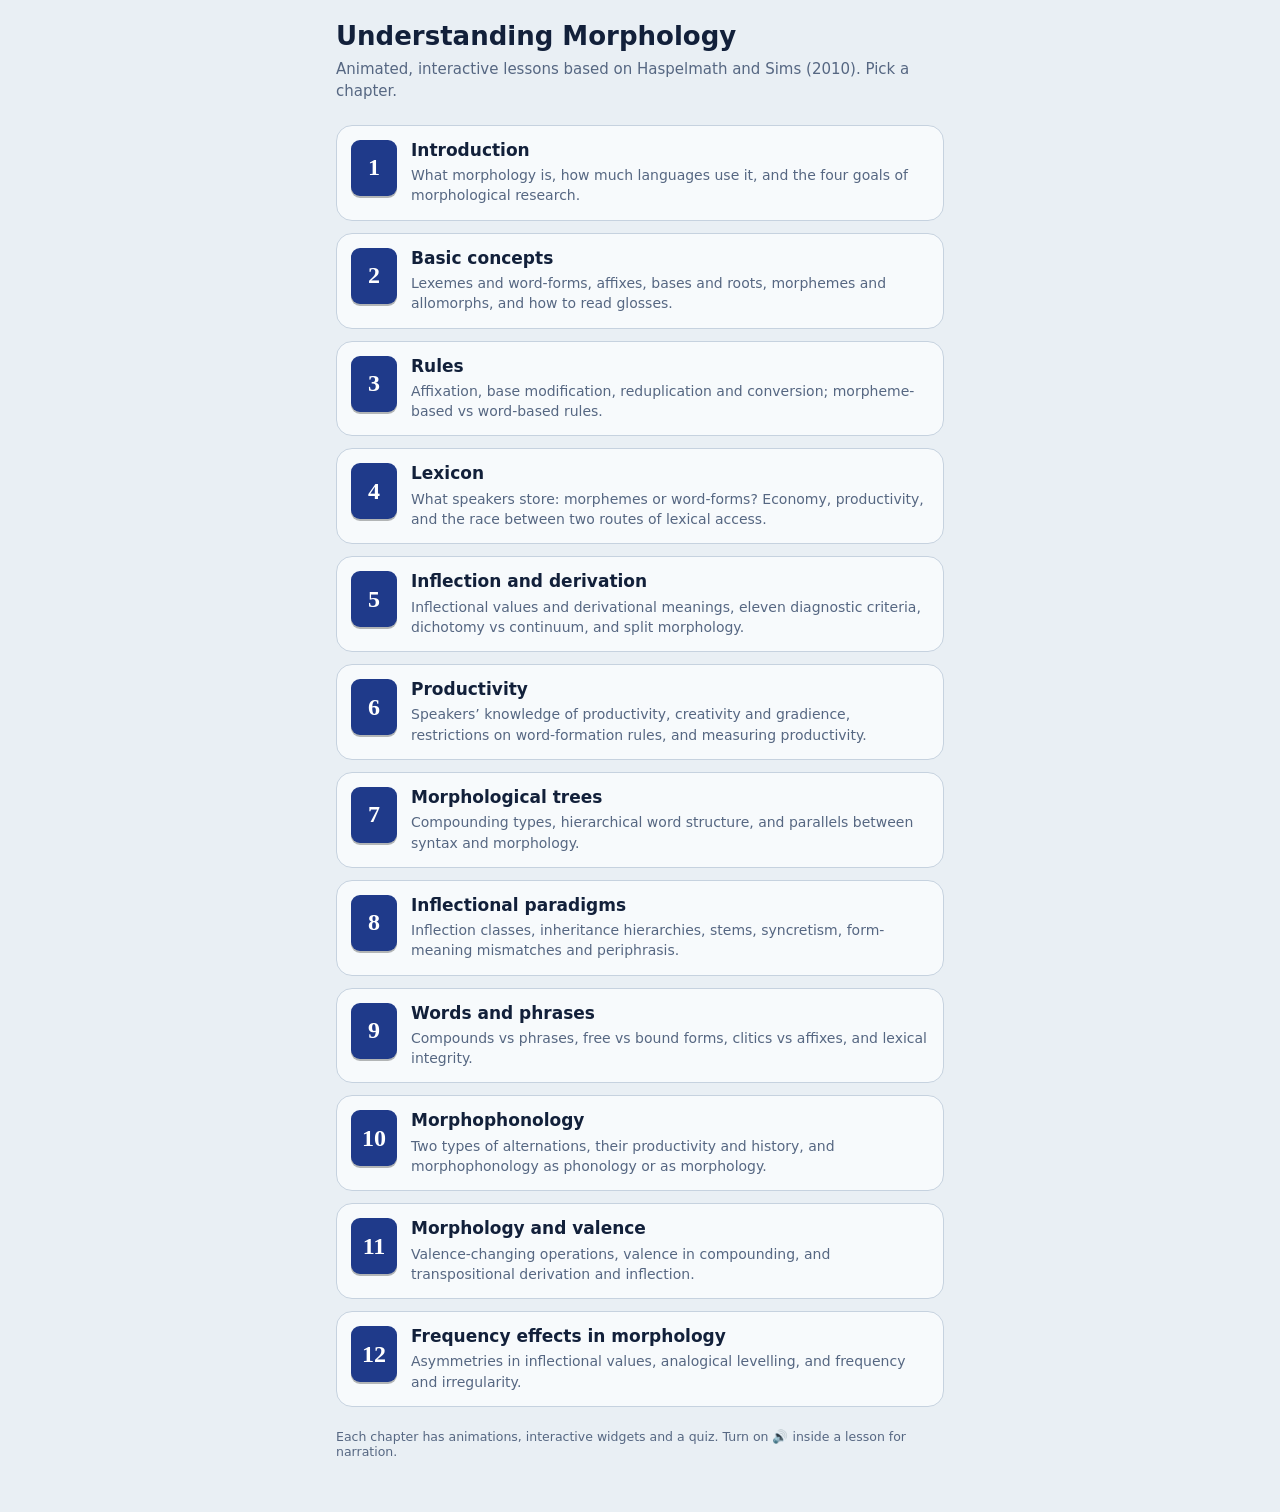
<file: index.html>
<!doctype html>
<html lang="en">
<head>
<meta charset="utf-8">
<meta name="viewport" content="width=device-width, initial-scale=1, viewport-fit=cover">
<meta name="color-scheme" content="light dark">
<title>Understanding Morphology · Lessons</title>
<link rel="stylesheet" href="assets/lesson.css">
</head>
<body class="scroll">
<div class="wrap">
  <h1>Understanding Morphology</h1>
  <p class="sub">Animated, interactive lessons based on Haspelmath and Sims (2010). Pick a chapter.</p>
  <div id="list"></div>
  <p class="foot">Each chapter has animations, interactive widgets and a quiz. Turn on 🔊 inside a lesson for narration.</p>
</div>
<script>
/* To add a chapter: copy chapter-template/ to chN/, then add one line here. */
const CHAPTERS=[
  {n:1,title:'Introduction',href:'ch1/index.html',blurb:'What morphology is, how much languages use it, and the four goals of morphological research.'},
  {n:2,title:'Basic concepts',href:'ch2/index.html',blurb:'Lexemes and word-forms, affixes, bases and roots, morphemes and allomorphs, and how to read glosses.'},
  {n:3,title:'Rules',href:'ch3/index.html',blurb:'Affixation, base modification, reduplication and conversion; morpheme-based vs word-based rules.'},
  {n:4,title:'Lexicon',href:'ch4/index.html',blurb:'What speakers store: morphemes or word-forms? Economy, productivity, and the race between two routes of lexical access.'},
  {n:5,title:'Inflection and derivation',href:'ch5/index.html',blurb:'Inflectional values and derivational meanings, eleven diagnostic criteria, dichotomy vs continuum, and split morphology.'},
  {n:6,title:'Productivity',href:'ch6/index.html',blurb:'Speakers’ knowledge of productivity, creativity and gradience, restrictions on word-formation rules, and measuring productivity.'},
  {n:7,title:'Morphological trees',href:'ch7/index.html',blurb:'Compounding types, hierarchical word structure, and parallels between syntax and morphology.'},
  {n:8,title:'Inflectional paradigms',href:'ch8/index.html',blurb:'Inflection classes, inheritance hierarchies, stems, syncretism, form-meaning mismatches and periphrasis.'},
  {n:9,title:'Words and phrases',href:'ch9/index.html',blurb:'Compounds vs phrases, free vs bound forms, clitics vs affixes, and lexical integrity.'},
  {n:10,title:'Morphophonology',href:'ch10/index.html',blurb:'Two types of alternations, their productivity and history, and morphophonology as phonology or as morphology.'},
  {n:11,title:'Morphology and valence',href:'ch11/index.html',blurb:'Valence-changing operations, valence in compounding, and transpositional derivation and inflection.'},
  {n:12,title:'Frequency effects in morphology',href:'ch12/index.html',blurb:'Asymmetries in inflectional values, analogical levelling, and frequency and irregularity.'}
];
const list=document.getElementById('list');
CHAPTERS.forEach(c=>{
  const a=document.createElement('a');a.className='chap'+(c.soon?' soon':'');a.href=c.href;
  a.innerHTML=`<div class="n">${c.n}</div><div><h2>${c.title}</h2><p>${c.blurb}</p></div>`;
  list.appendChild(a);
});
</script>
</body>
</html>
</file>
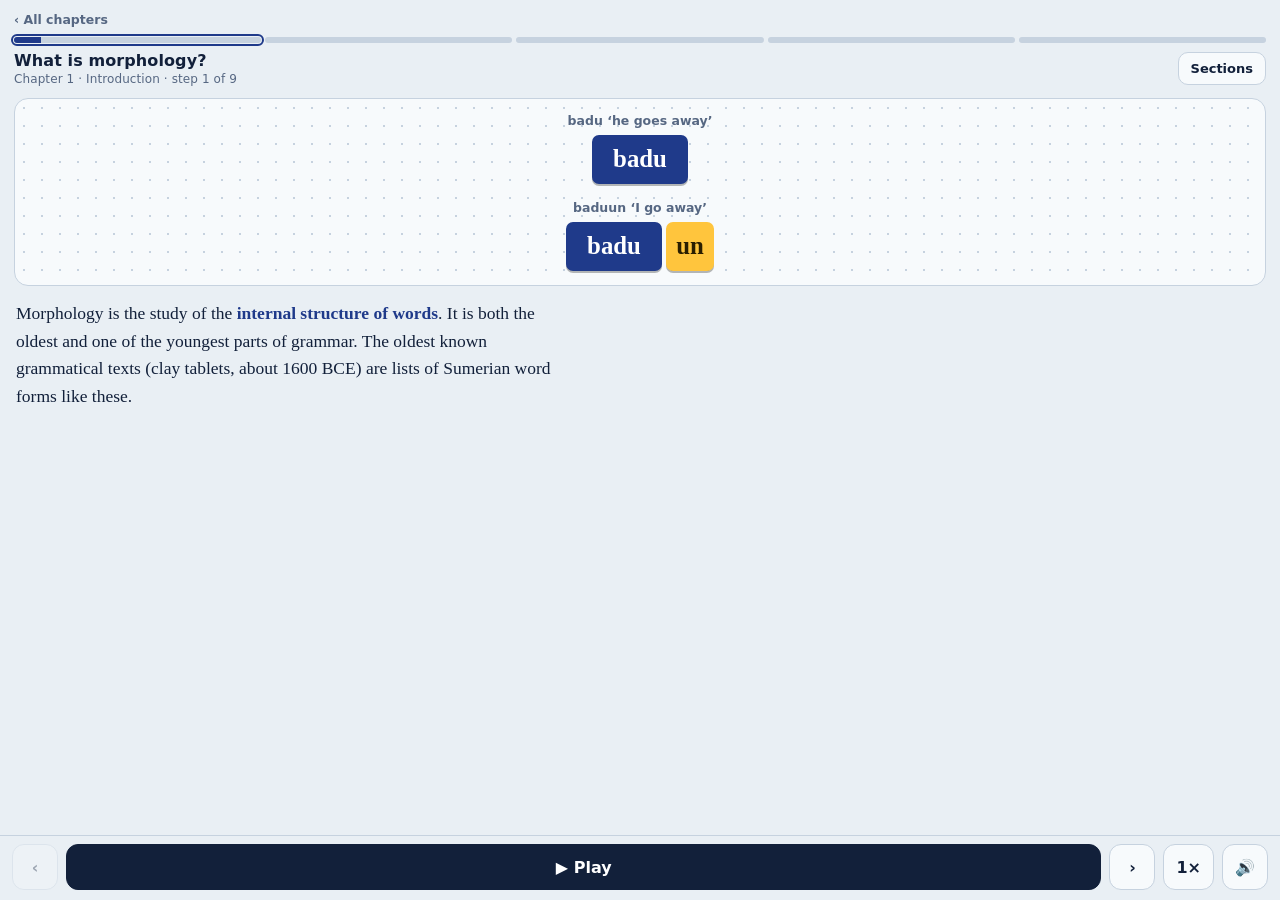
<file: ch1/index.html>
<!doctype html>
<html lang="en">
<head>
<meta charset="utf-8">
<meta name="viewport" content="width=device-width, initial-scale=1, viewport-fit=cover">
<meta name="color-scheme" content="light dark">
<title>Chapter 1 · Introduction · Understanding Morphology</title>
<link rel="stylesheet" href="../assets/lesson.css">
</head>
<body>
<script src="../assets/lesson.js"></script>
<script>
const {el,seg,T,tl,R,S,chg,mark,strip,shuffle,Stage,app,quizWidget,labWidget,sort3Widget}=Lesson;
const W=t=>Math.max(1,t.length*0.5+0.4);
const tw=(id,t,k='stem',x={})=>tl(id,t,k,W(t),x);
const ph=(id,t,k='plain',x={})=>tl(id,t,k,1,x);

/* Object row + gloss row, columns aligned. list = [[object, gloss, kind], ...] */
function glossRows(list){
  const a=[],b=[];
  list.forEach(([o,g,k],i)=>{const w=Math.max(W(o),W(g)*0.9);
    a.push(tl('o'+i,o,k||'stem',w));b.push(tl('g'+i,g,'plain',w,{enter:'bottom'}));});
  return {a,b};
}

/* ---------- Widget: degree of synthesis (Table 1.1) ---------- */
function synthWidget(box){
  const D=[
    ['West Greenlandic',3.72,'<b>Polysynthetic.</b> An extraordinary amount of morphology, and many compounds.'],
    ['Sanskrit',2.59,'Table 1.1 gives 2.59 morphemes per word. It sits on the synthetic side of the continuum.'],
    ['Swahili',2.55,'<b>Synthetic.</b> Morphology plays an important role, as in <i>wa-ki-song-ana</i> in example (1.4).'],
    ['Old English',2.12,'Table 1.1 gives 2.12. Old English had clearly more morphology than Modern English.'],
    ['Lezgian',1.93,'<b>Synthetic.</b> The authors added this value themselves; the others are from Greenberg (1959).'],
    ['German',1.92,'Table 1.1 gives 1.92, almost the same as Lezgian.'],
    ['Modern English',1.68,'<b>Analytic.</b> Morphology plays a modest role, though still much more than in Yoruba or Vietnamese.'],
    ['Vietnamese',1.06,'<b>Isolating.</b> Almost no morphology: about one morpheme per word.']];
  const res=el('div','res','Tap a language. A longer bar means more morphemes per word.');
  const bars=[];
  D.forEach(([n,r,note])=>{
    const b=el('button','ebar',`<span>${n}</span><div class="bt"><i class="mo"></i></div><span>${r.toFixed(2)}</span>`);
    b.style.cssText='background:none;border:0;padding:0;width:100%;text-align:left;grid-template-columns:118px 1fr 40px';
    b.onclick=()=>{res.innerHTML=`<b>${n}</b>: ${r} morphemes per word.<br>${note}`;};
    box.append(b);bars.push([b.querySelector('i'),r]);});
  box.append(res);
  requestAnimationFrame(()=>requestAnimationFrame(()=>bars.forEach(([i,r])=>{i.style.width=(r/4*100)+'%';})));
}

/* ---------- Widget: list versus rule (goals i and ii) ---------- */
function pluralWidget(box){
  const LIST={abbot:'abbots',ability:'abilities',abyss:'abysses',accent:'accents'};
  const host=el('div','stage'),inp=el('input'),btn=el('button','btn','Form the plural'),res=el('div','res');
  inp.type='text';inp.value='duduk';inp.maxLength=12;inp.autocapitalize='off';inp.autocomplete='off';inp.setAttribute('aria-label','English noun');
  const row=el('div','chips');row.append(inp,btn);
  box.append(el('p','gl','Type a singular noun. The “dumb program” only has the four entries abbot, ability, abyss, accent.'),row,host,res);
  const st=new Stage(host);
  function run(){
    const w=(inp.value||'duduk').trim().toLowerCase().replace(/[^a-z]/g,'')||'duduk';
    const found=Object.prototype.hasOwnProperty.call(LIST,w);
    const top=found?[tw('l1',LIST[w],'ok')]:[tl('l1','no entry','bad',3.4)];
    st.set(S(R(top,found?'list lookup: found':'list lookup: nothing to return'),
             R([tw('w'+w,w,'stem'),tl('s','s','aff',1,{enter:'right'})],'rule: singular + s')));
    if(found){res.className='res good';res.innerHTML=`<span class="w">${w}</span> is on the list, so both methods work. (In spelling, the rule’s -s adjusts; the sound pattern is the point.)`;}
    else{res.className='res good';res.innerHTML=`The list has no entry for <span class="w">${w}</span>, so it fails. The rule gives the plural at once. English speakers do this: told that a musical instrument is a <i>duduk</i>, they know the plural is <i>duduks</i>.`;}
  }
  btn.onclick=run;inp.addEventListener('keydown',e=>{if(e.key==='Enter')run();});
  requestAnimationFrame(run);
}

/* ---------- Widget: a universal and four languages (goal iii) ---------- */
function universalWidget(box){
  const D=[
    {n:'English',p:1,t:1,d:'Most nouns have plurals, people nouns included. The statement holds.'},
    {n:'Yoruba',p:0,t:0,d:'No morphological plurals at all (plurality is a separate word, or left implicit). The “if” is not met, so the statement is still true.'},
    {n:'Tzutujil',p:1,t:0,d:'Only human nouns have regular plural forms (Dayley 1985). This fits the statement exactly.'},
    {n:'Imaginary language',p:0,t:1,d:'Plurals for things but not for people. This is the one pattern the statement says we should <b>not</b> find, and no real language is known to show it.'}];
  const chips=el('div','chips'),host=el('div','stage'),res=el('div','res');
  box.append(el('p','gl','If a language has morphological plurals at all, it has plurals of nouns denoting people.'),chips,host,res);
  const st=new Stage(host);
  const ces=D.map((x,i)=>{const c=el('button','chip',x.n);c.onclick=()=>pick(i);chips.append(c);return c;});
  function pick(i){
    const x=D[i];ces.forEach((c,j)=>{c.classList.toggle('on',j===i);});ces[i].classList.add('done');
    st.set(S(R([tw('a','people nouns',x.p?'ok':'ghost',{}),tw('b','thing nouns',x.t?'ok':'ghost')],'solid outline: has a morphological plural · dashed: none')));
    const violated=(x.t&&!x.p);
    res.className='res '+(violated?'bad':'good');res.innerHTML=`<b>${x.n}.</b> ${x.d}`;
  }
  requestAnimationFrame(()=>pick(0));
}

/* ---------- Widget: reading conventions ---------- */
function conventionsWidget(box){
  const ul=el('ul','pts');
  [['Italics','Examples in conventional spelling are italic. Examples in phonetic transcription are plain and usually in [square brackets].'],
   ['Asterisk','* marks a nonexistent or impossible expression, such as *heye or *blit.'],
   ['Sources','Data from less familiar languages is followed by a reference. Well-known languages (English, Russian, Standard Arabic) get none.'],
   ['Glosses','Examples from unfamiliar languages come with a morpheme-by-morpheme gloss and a free translation. Chapter 2 explains how to read them.'],
   ['Glossary','Technical terms are in bold where first discussed, and listed in the glossary with page references.'],
   ['Language index','Gives each language’s family, location and ISO 639-3 code. Ethnologue is a good place to look a language up.'],
   ['Exercises','Comprehension exercises have answers at the back. Exploratory exercises are open-ended, with no answers.'],
   ['Scope','Only spoken languages are covered. Sign languages have morphology too; the authors say they lack the competence to treat them.']]
  .forEach(([a,b])=>ul.append(el('li','',`<span class="pill">${a}</span>${b}`)));
  box.append(ul);
}

/* ---------- Widget: Tzutujil verb builder (exercise 3) ---------- */
function tzutWidget(box){
  const ATT=new Set(['xinwari','neeli','ne7eeli','nixwari','xateeli','natwari','xoqeeli','ninwari','xixwari','xe7eeli','xwari']);
  const TENSE=[['past','x'],['present','n']];
  const PERS=[['I','in'],['you (sg)','at'],['he or she',''],['we','oq'],['you (pl)','ix'],['they','e7']];
  const VERB=[['sleep','wari','slept','sleep'],['leave','eeli','left','leave']];
  let t=0,p=0,v=0;
  const grp=(title,list,get,set)=>{const g=el('div','chips');const cs=list.map((x,i)=>{const c=el('button','chip',x[0]);c.onclick=()=>{set(i);draw();};g.append(c);return c;});
    box.append(el('p','gl',title),g);return ()=>cs.forEach((c,i)=>c.classList.toggle('on',i===get()));};
  const s1=grp('Tense',TENSE,()=>t,i=>t=i),s2=grp('Subject',PERS,()=>p,i=>p=i),s3=grp('Verb',VERB,()=>v,i=>v=i);
  const host=el('div','stage'),res=el('div','res');box.append(host,res);
  const st=new Stage(host);
  function draw(){
    s1();s2();s3();
    const T_=TENSE[t],P=PERS[p],V=VERB[v];
    const word=T_[1]+P[1]+V[1];
    const form=t===0?V[2]:(p===2?V[3]+'s':V[3]);
    const subj=P[0].startsWith('you')?'you':P[0];
    st.set(S(R([tl('t',T_[1],'mod',1.3),P[1]?tw('p',P[1],'aff'):tl('p','∅','ghost',1),tw('r',V[1],'stem')],T_[0]+' · '+P[0]+' · '+V[0])));
    const att=ATT.has(word);
    res.className='res '+(att?'good':'');
    res.innerHTML=`<span class="w">${word}</span> “${subj} ${form}”<br><small>${att?'This exact form is in the exercise data.':'Not in the exercise data: this is a prediction from the pattern.'}</small>`;
  }
  requestAnimationFrame(draw);
}

/* ---------- Questions ---------- */
const Q={
 m1:{id:'m1',q:'Why is hear not analysed as h + ear (‘use one’s ear’)?',
  o:['Only this one pair shows the pattern: there is no *heye or *helbow','Because ear is a verb','Because h is a vowel','Because hear is too short'],a:0,
  w:'Morphological structure needs the same partial resemblance in form and meaning to recur across a group of words. One pair is an accident.'},
 m2:{id:'m2',q:'What are the smallest meaningful constituents of words called?',o:['Phonemes','Morphemes','Lexemes','Syllables'],a:1,
  w:'In nut-s both nut and -s are morphemes. Single sounds such as [n] or [t] have only contrastive value.'},
 m3:{id:'m3',q:'Why does the book prefer Definition 1 (systematic covariation of form and meaning) to Definition 2 (combining morphemes)?',
  o:['Definition 2 is wrong for every word','Not every morphological pattern can be described as putting parts together, as later chapters show','Definition 1 is shorter','Syntax needs it'],a:1,
  w:'Definition 2 looks simpler and mirrors syntax, but it does not work in all cases (see Chapters 3 and 4).'},
 l1:{id:'l1',q:'Which language is usually called isolating?',o:['Vietnamese','Swahili','Lezgian','West Greenlandic'],a:0,
  w:'Yoruba and Vietnamese have almost no morphology. Swahili and Lezgian are synthetic, and West Greenlandic is polysynthetic.'},
 l2:{id:'l2',q:'The degree of synthesis of a language is…',o:['The number of words per sentence','The ratio of morphemes per word in a random text sample','The number of affixes in its dictionary','The number of cases it has'],a:1,
  w:'Table 1.1 gives these ratios, from West Greenlandic (3.72) down to Vietnamese (1.06).'},
 l3:{id:'l3',q:'The analytic–synthetic distinction is…',o:['A two-way split','A three-way split only','A continuum','Only about word order'],a:2,
  w:'The book calls it neither a bipartition nor a tripartition but a continuum from radically isolating to highly polysynthetic.'},
 g1:{id:'g1',q:'Which goal asks “why are the patterns the way they are?”',
  o:['Elegant description','Cognitively realistic description','System-external explanation','Restrictive architecture'],a:2,
  w:'Explanation goes beyond describing. System-external explanations point to facts outside the grammar, such as how useful number distinctions are in speech.'},
 g2:{id:'g2',q:'Why can an English speaker form the plural of a brand-new noun like duduk?',
  o:['They have memorised every plural','Their knowledge includes a general rule, not only a list','Plurals are universal','All nouns take -s'],a:1,
  w:'A program with only lists of singulars and plurals fails on new words; speakers do not.'},
 g3:{id:'g3',q:'The fact that the English plural is -s (Hungarian -k, Swedish -r, Hebrew -im/-ot) is…',
  o:['A universal','A historical accident, which cannot be explained','Evidence of Universal Grammar','Caused by sentence structure'],a:1,
  w:'Most facts about particular patterns are historical accidents. Explanations are sought for universals instead.'},
 g4:{id:'g4',q:'Why is *What can we buy a __-board? impossible?',
  o:['Fronting rules are syntactic and cannot reach inside a word; morphology is a separate component','Board is not a noun','Questions cannot contain compounds','The word what is too long'],a:0,
  w:'Fronting can move words or phrases, not morphemes that are parts of larger words. Keeping the components separate predicts this automatically.'},
 g5:{id:'g5',q:'The functionalist orientation in morphology mainly seeks…',
  o:['A restrictive architecture for description','System-external explanation','Pure listing of data','Elegant notation'],a:1,
  w:'The generative (formalist) orientation looks for the principles of an innate grammatical architecture. The book pursues both goals together.'}
};

/* ---------- Lesson ---------- */
const SECTIONS=[
 {title:'What is morphology?',steps:[
  {type:'stage',cap:'Morphology is the study of the <b>internal structure of words</b>. It is both the oldest and one of the youngest parts of grammar. The oldest known grammatical texts (clay tablets, about 1600 BCE) are lists of Sumerian word forms like these.',
   spec:S(R([tw('s1','badu','stem')],'badu ‘he goes away’'),R([tw('s2','badu','stem'),tl('s3','un','aff',1.2,{enter:'right'})],'baduun ‘I go away’'))},
  {type:'stage',cap:'Words have structure in two different senses. First, <b>sounds</b>: <b>nuts</b> is four phonological segments. Single segments carry no meaning of their own, only contrast: nuts, cuts, guts, shuts.',
   spec:S(R([ph('n','n'),ph('v','ʌ'),ph('t','t'),ph('s','s')],'phonological structure: [nʌts], four segments'))},
  {type:'stage',cap:'Second, <b>form and meaning vary together</b>. Nuts, nights, necks share a final [s] and a shared meaning: more than one. Drop the [s] and you get one.',
   spec:S(R([tw('a1','nut','stem'),tl('a2','s','aff',1)],'final [s] = several'),R([tw('b1','night','stem'),tl('b2','s','aff',1)],''),R([tw('c1','neck','stem'),tl('c2','s','aff',1)],''))},
  {type:'stage',cap:'Not every final [s] is meaningful. <b>Lapse</b>, <b>box</b> and <b>blitz</b> do not mean “several”, and there are no related words *lap, *bok, *blit. They are not morphologically complex.',
   spec:S(R([tw('l1','lapse','plain'),tw('l2','box','plain'),tw('l3','blitz','plain')],'no plural meaning'),R([tw('x1','*lap','bad'),tw('x2','*bok','bad'),tw('x3','*blit','bad')],'no such words'))},
  {type:'stage',cap:'<b>Definition 1.</b> Morphology is the study of <b>systematic covariation in the form and meaning of words</b>. Systematic means it recurs across a group of words.',
   spec:S(R([tw('f1','nut','stem')],'form: nut · meaning: one'),R([tw('f2','nut','stem'),tl('f3','s','aff',1)],'form: nut + s · meaning: several'))},
  {type:'stage',cap:'Two words alone prove nothing. Is <b>hear</b> h + ear, ‘use one’s ear’? No: there is no *heye or *helbow. The resemblance is an accident.',
   spec:S(R([tl('h','h','mod'),tw('ear','ear','stem')],'h-ear = “use one’s ear”?'),R([tw('he','*heye','bad'),tw('hl','*helbow','bad')],'the pattern does not recur'))},
  {type:'stage',cap:'Morphological analysis breaks words into <b>morphemes</b>, the smallest meaningful constituents. <b>Definition 2.</b> Morphology is the study of the combination of morphemes to yield words. It looks simpler, but it will not cover every case.',
   spec:S(R([tw('h1','hope','stem'),tw('l1','less','aff')],'hope-less: 2 morphemes'),R([tw('h2','hope','stem'),tw('l2','less','aff'),tw('n2','ness','aff')],'hope-less-ness: 3 morphemes'))},
  {type:'widget',cap:'Is the word morphologically complex? Look for a group of words with the same partial resemblance.',
   build:box=>sort3Widget(box,[
    ['nuts','c','nut-s: compare night/nights, neck/necks.'],
    ['lapse','s','The final [s] means nothing here and there is no *lap.'],
    ['cheeseboard','c','cheese + board: two morphemes.'],
    ['box','s','No *bok, and no plural meaning.'],
    ['hopeless','c','hope-less, compare hopeful and helpless.'],
    ['hear','s','Only one pair with ear, so the resemblance is accidental.'],
    ['blitz','s','No *blit: the ending is just part of the word.']],
    {c:'Complex',s:'Not complex'})},
  {type:'quiz',cap:'Check yourself.',qs:[Q.m1,Q.m2,Q.m3]}
 ]},
 {title:'Across languages',steps:[
  {type:'stage',cap:'Morphology is not equally prominent everywhere. English marks plural with morphology. <b>Yoruba</b> uses a separate word (and often leaves plurality unmarked).',
   spec:S(R([tw('e1','nut','stem'),tl('e2','s','aff',1)],'English: nuts'),R([tw('y1','àwọn','lex'),tw('y2','ọkùnrin','stem')],'Yoruba: àwọn ọkùnrin ‘the men’'))},
  {type:'stage',cap:'Many languages use <b>more</b> morphology than English. Sumerian marks who goes with an ending, where English needs a separate pronoun.',
   spec:S(R([tw('a','badu','stem')],'badu ‘he goes away’'),R([tw('b','badu','stem'),tl('c','un','aff',1.2)],'baduun ‘I go away’'),R([tw('d','ing̃en','stem')],'ing̃en ‘he went’'),R([tw('e','ing̃en','stem'),tl('f','en','aff',1.2)],'ing̃enen ‘I went’'))},
  {type:'stage',cap:'Languages with little morphology are <b>analytic</b> (Yoruba, Vietnamese, English), and with much, <b>synthetic</b> (Sumerian, Swahili, Lezgian). With an extraordinary amount plus many compounds, <b>polysynthetic</b>. West Greenlandic packs a whole clause into one word.',
   spec:(()=>{const g=glossRows([['paasi','understand'],['nngil','not'],['luinnar','completely'],['para','1sg.sbj.3sg.obj.ind','aff']]);
     return S(R(g.a,'West Greenlandic: Paasi-nngil-luinnar-para (…)'));})()},
  {type:'stage',cap:'Here is the gloss for each piece. The sentence it begins means ‘I didn’t understand at all that you wanted to come along.’',
   spec:(()=>{const g=glossRows([['paasi','understand'],['nngil','not'],['luinnar','completely'],['para','1sg.sbj.3sg.obj.ind','aff']]);
     return S(R(g.a,'one word, four morphemes'),R(g.b,'gloss'));})()},
  {type:'widget',cap:'The scale is a <b>continuum</b>. A language’s <b>degree of synthesis</b> is the ratio of morphemes per word in a text sample.',build:synthWidget},
  {type:'quiz',cap:'Check yourself.',qs:[Q.l1,Q.l2,Q.l3]}
 ]},
 {title:'Goals of research',steps:[
  {type:'stage',cap:'Morphological research aims to describe and explain. There are four sub-goals. <b>(i) Elegant description.</b> One rule, “add -s to a singular noun”, beats listing abbot–abbots, ability–abilities, abyss–abysses… The main criterion is <b>generality</b>.',
   spec:S(R([tw('r1','noun','var'),tl('r2','s','aff',1)],'one general rule'),R([tw('a','abbots','plain'),tw('b','abysses','plain'),tw('c','accents','plain')],'versus a list of every plural'))},
  {type:'widget',cap:'<b>(ii) Cognitively realistic description.</b> A description should match what speakers’ minds have unconsciously worked out. Compare a list with a rule on a word it has never seen.',build:pluralWidget},
  {type:'widget',cap:'<b>(iii) System-external explanation.</b> Most facts are historical accidents (why -s?). So linguists look at <b>universals</b>. This one concerns plurals. Try four languages.',build:universalWidget},
  {type:'stage',cap:'A possible explanation: when nouns denote people, it matters more how many there are. Such an explanation refers to facts <b>outside</b> the language system, which is why it is called system-external.',
   spec:S(R([tw('p','people','ok'),tl('q','→','op',1),tw('r','plural useful','var')],'more useful ⇒ more likely to have plurals'))},
  {type:'stage',cap:'<b>(iv) A restrictive architecture.</b> Fronting a question word can move a whole word out of a sentence: <i>We can buy cheese</i> → <i>What can we buy __?</i>',
   spec:S(R([tw('we','we','plain'),tw('can','can','plain'),tw('buy','buy','plain'),tw('ch','cheese','stem')],'We can buy cheese.'))},
  {type:'stage',cap:'The word <i>what</i> moves to the front, leaving a gap.',
   spec:S(R([tw('wh','what','mod',{from:'ch'}),tw('can','can','plain'),tw('we','we','plain'),tw('buy','buy','plain'),tl('gap','__','ghost',1)],'What can we buy __?'))},
  {type:'stage',cap:'Now try it on a compound: <i>We can buy a cheeseboard.</i> Fronting just <i>cheese</i> out of <i>cheeseboard</i> is impossible.',
   spec:S(R([tw('we','we','plain'),tw('can','can','plain'),tw('buy','buy','plain'),tw('a','a','plain'),tw('ch','cheese','stem'),tw('bo','board','stem')],'We can buy a cheeseboard.'))},
  {type:'stage',cap:'*<i>What can we buy a __-board?</i> is out. This follows automatically if fronting (syntax) and compounding (morphology) belong to <b>separate components</b> of the grammar.',
   spec:S(R([tw('wh','what','bad',{from:'ch'}),tw('can','can','plain'),tw('we','we','plain'),tw('buy','buy','plain'),tw('a','a','plain'),tl('gap','__','bad',1),tw('bo','board','stem')],'*What can we buy a __-board?'))},
  {type:'stage',cap:'This is the architecture in Figure 1.1: morphology, syntax and phonology are separate boxes. Many linguists treat such design principles as innate (<b>Universal Grammar</b>).',
   spec:S(R([tl('m','morphology','lex',4.4),tl('s','syntax','lex',3.2),tl('p','phonology','lex',4.2)],'separate components: meanings ⇒ morphology ⇒ syntax ⇒ phonology ⇒ sound'))},
  {type:'quiz',cap:'Check yourself. The functionalist orientation chases system-external explanation; the generative one, the innate architecture. The book pursues both.',qs:[Q.g1,Q.g2,Q.g3,Q.g4,Q.g5]}
 ]},
 {title:'Reading the book',steps:[
  {type:'widget',cap:'A short user’s guide to the conventions used in the book.',build:conventionsWidget}
 ]},
 {title:'Practice',steps:[
  {type:'widget',cap:'Exercise 1 in the book asks which English words are complex. Try some of them. (The hint in each answer is evidence of the kind the exercise asks for.)',
   build:box=>sort3Widget(box,[
    ['nights','c','night-s: compare night, nights, necks…'],
    ['owl','s','No related shorter word; not complex.'],
    ['playing','c','play-ing: compare play, reading, singing.'],
    ['affordable','c','afford-able: compare afford, readable, washable.'],
    ['indecent','c','in-decent: compare decent, inactive, active.'],
    ['indolent','s','There is no *dolent, so in- is not a separable part here.'],
    ['bubble','s','Nothing shorter systematically related.'],
    ['redo','c','re-do: compare do, rewrite, write.']],
    {c:'Complex',s:'Not complex'})},
  {type:'widget',cap:'Exercise 3: Tzutujil verbs. Build a verb from three parts: tense prefix, subject prefix and root. Then check the three forms the exercise asks for: <b>I left</b>, <b>he or she sleeps</b>, <b>we sleep</b>. (x is pronounced [ʃ] and 7 is [ʔ].)',build:tzutWidget},
  {type:'widget',cap:'<b>Summary of Chapter 1.</b> Morphology is most simply the study of how morphemes combine into words, but the more abstract definition, the study of <b>systematic covariation of form and meaning</b>, will prove better. Languages differ strongly in how much morphology they use. Research aims at elegant and cognitively realistic description, plus system-external explanation and a restrictive architecture.',
   build:box=>box.append(el('p','res','Next: Chapter 2 introduces lexemes, word-forms, affixes, roots and allomorphs.'))}
 ]}
];

Lesson.start({label:'Chapter 1 · Introduction',sections:SECTIONS});
</script>
</body>
</html>
</file>
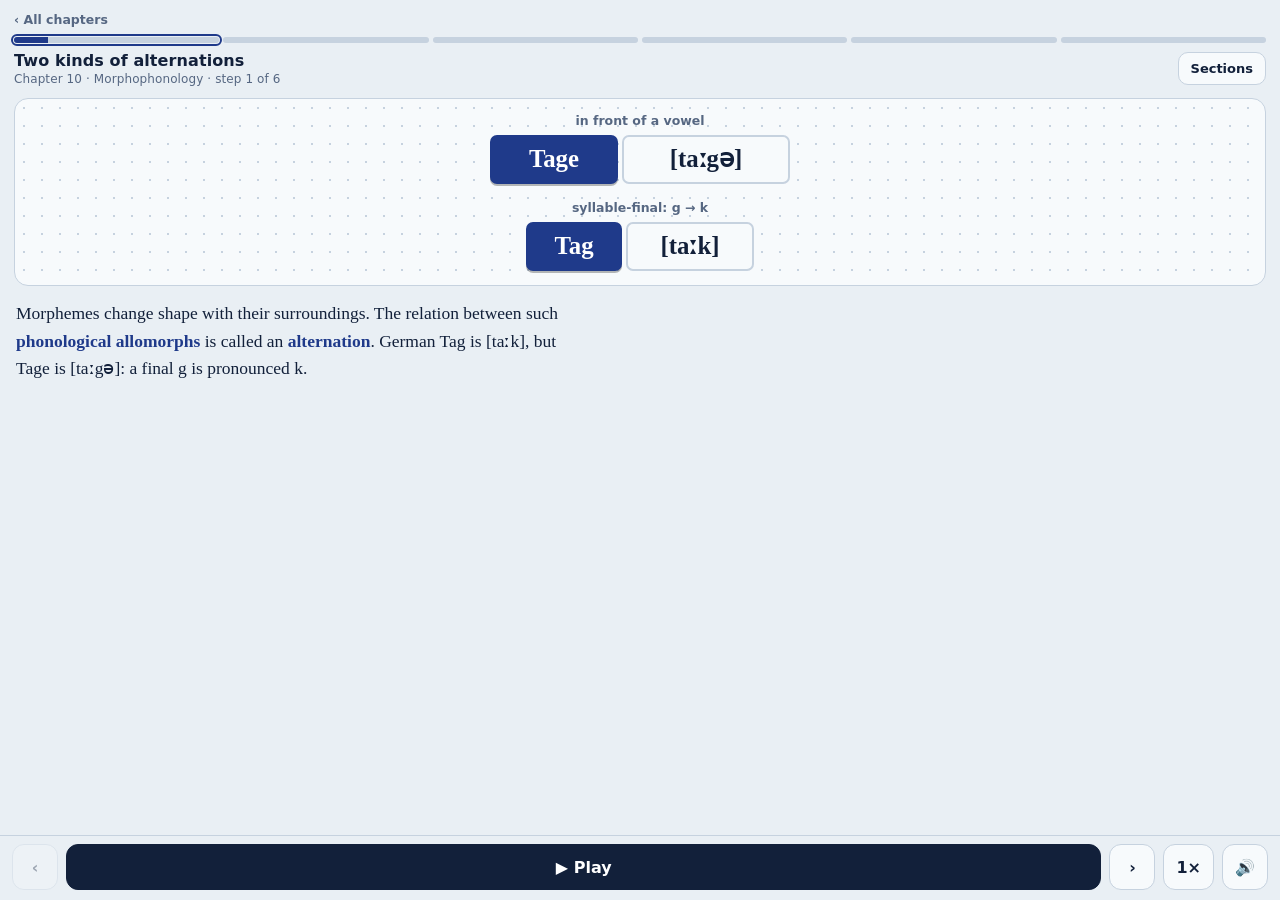
<file: ch10/index.html>
<!doctype html>
<html lang="en">
<head>
<meta charset="utf-8">
<meta name="viewport" content="width=device-width, initial-scale=1, viewport-fit=cover">
<meta name="color-scheme" content="light dark">
<title>Chapter 10 · Morphophonology · Understanding Morphology</title>
<link rel="stylesheet" href="../assets/lesson.css">
</head>
<body>
<script src="../assets/lesson.js"></script>
<script>
const {el,seg,T,tl,R,S,chg,mark,strip,shuffle,Stage,app,quizWidget,labWidget,sort3Widget}=Lesson;
const mq=(id,q,right,wrongs,w)=>({id,q,o:[right,...wrongs],a:0,w});
const wd=s=>s.length*.58+1;
const sm=t=>`<span style="font-size:16px;line-height:1.35;display:inline-block">${t}</span>`;

/* ---------- Eight criteria (Table 10.1) ---------- */
const CRIT=[
 ['(i) Conditioning','Automatic alternations are conditioned only by phonology. Morphophonological ones have a morphological or lexical component.',
  'German Final Devoicing: any syllable-final voiced obstruent.','English Trisyllabic Shortening: only with certain suffixes (globular, not globalize) and certain words (national, but not notional).'],
 ['(ii) Phonetic coherence','Automatic alternations affect natural classes of sounds. Morphophonological ones may have lost that coherence.',
  'Flapping affects all alveolar plosives.','The vowels of Trisyllabic Shortening, the consonants of Hebrew Spirantization and the results of German Umlaut are not natural classes.'],
 ['(iii) Phonetic distance','Automatic alternants tend to differ in one feature only. Morphophonological alternants can be far apart.',
  'Voiced versus voiceless: one feature.','English [iː]/[ɛ], Turkish [k]/Ø, Japanese h/b: wide distance, because later changes made the link opaque.'],
 ['(iv) Derived environments','Automatic alternations hold everywhere. Morphophonological ones may apply only across a morpheme boundary.',
  'German syllable-final obstruents are always voiceless, inside morphemes too.','Turkish k is deleted between vowels only in derived forms (sokak ‘street’ keeps its k). English vitamin keeps its long vowel before two syllables.'],
 ['(v) Loanwords','Automatic alternations apply to loans and foreign names. Morphophonological ones need not.',
  'German Madrid [t], Russian Mombása with [ɑ].','Turkish sitreptokok keeps its k, and Russian zero alternation never applies to baron/barony.'],
 ['(vi) Speech style','Automatic alternations may be optional and sensitive to style. Morphophonological ones never are.',
  'English Flapping may be suppressed in slow, formal speech.','German Umlaut is not affected by speech style. (Obligatoriness alone is a poor diagnostic: most automatic rules are obligatory too.)'],
 ['(vii) New segments','Automatic alternations may create sounds found nowhere else. Morphophonological ones give sounds that exist independently (structure preservation).',
  'English [ɾ] occurs only through Flapping; Russian [ə] only through Akanie.','German ö and ü also occur in öde and Mühle; Hebrew f, v, x occur in basic words.'],
 ['(viii) Word boundaries','Automatic alternations may apply across words. Morphophonological ones generally do not.',
  'Flapping in a lot of stuff [ə lɒɾ əv stʌf].','Umlaut and Spirantization stay inside the word.']
];
function critWidget(box){
  const chips=el('div','chips'),res=el('div','res'),a=el('div','res good'),b=el('div','res');box.append(chips,res,a,b);
  CRIT.forEach((c,i)=>{const k=el('button','chip',c[0]);k.onclick=()=>{[...chips.children].forEach(x=>x.classList.remove('on'));k.classList.add('on','done');
    res.innerHTML=`<b>${c[1]}</b>`;a.innerHTML=`<small>Automatic</small><br>${c[2]}`;b.innerHTML=`<small>Morphophonological</small><br>${c[3]}`;};chips.append(k);});
  chips.children[0].click();
}

/* ---------- Productivity classes ---------- */
const PROD=[
 {name:'Spanish ie/e',lang:'Common alternation · not productive',desc:`<span class="w">cuerpo → cuerpito</span>. A diphthong in the base is simply kept. A novel verb from <i>hueso</i> is <i>deshuesar</i> (not *deshosar), and from a monophthong stem, <i>filosofar</i> has no *filosuéfo. Many verbs alternate, but novel words do not.`,
  a:S(R([tl('b','cuerpo','stem',3.4)],'base ‘body’')),b:S(R([tl('b','cuerp','stem',3,{sub:'ue'}),tl('s','ito','aff',1.8,{enter:'right'})],'cuerpito: ue is kept, not *corpito'))},
 {name:'German Umlaut',lang:'Productive in one pattern',desc:`<span class="w">Fax → Fäxchen</span>. Diminutives in -chen and -lein require Umlaut, even for brand-new words (parents may say <i>Vitaminölchen</i>). But a new plural or a new female noun does not umlaut: Luchsin, not *Lüchsin.`,
  a:S(R(T('Fax','f'),'base ‘fax’')),b:S(R([tl('f0','F','stem',1),tl('f1','ä','mod',1,{from:'f1'}),tl('f2','x','stem',1),tl('s','chen','aff',2.6,{enter:'right'})],'Fäxchen'))},
 {name:'Polish 2nd Palatalization',lang:'Productive · applies to loanwords',desc:`<span class="w">alpaka → alpace</span>. In the locative of a-declension nouns, k, g, ch become c, dz, sz. It applies to every loanword: Braga → Bradze, alpaka → alpace.`,
  a:S(R([tl('a','alpak','stem',3),tl('b','a','aff',1)],'alpaka ‘alpaca’ (nominative)')),b:S(R([tl('a','alpa','stem',2.6),tl('b','c','mod',1,{from:'a'}),tl('c','e','aff',1)],'alpace (locative)'))},
 {name:'Indonesian nasal subst.',lang:'Productive · now weakening',desc:`<span class="w">meng + kritik → mengritik</span>. The initial voiceless stop of the root becomes a nasal. Loanwords follow it (mengritik, menyukseskan, memrotes), but recent loans often keep the consonant (mengkritik), a sign that productivity is fading.`,
  a:S(R([tl('m','meng','aff',2),tl('k','kritik','stem',3.4)],'prefix + root')),b:S(R([tl('m','meng','aff',2),tl('k','ritik','stem',3,{sub:'k lost'})],'mengritik: the k is replaced by the nasal ng'))},
 {name:'German s/r',lang:'Relic alternation',desc:`<span class="w">lesen · las · gelesen</span>. Old High German <i>lesan / las / lārum / gilesan</i> had r in the plural past and the participle. Almost every verb has been levelled. It survives in <i>war/gewesen</i> and <i>Frost/frieren</i>, where only a historian sees a rule.`,
  a:S(R([tl('l','lasen','stem',3),tl('p','ge-lesen','stem',3.6)],'modern German: levelled, no r')),b:S(R([tl('l','lārum','mod',3),tl('p','gi-leran','mod',3.6)],'Old High German: s → r'))}
];

/* ---------- Zulu ---------- */
const ZULU=[
 {name:'gubha',lang:'Where the sound change applies',desc:`<span class="w">gubh-a → guj-w-a</span> ‘hollow’ → ‘be hollowed’. Before passive -w, the labial bh becomes j. Originally this was automatic: wherever a labial met w, it palatalized.`,
  a:S(R([tl('r','gubh','stem',2.6),tl('a','a','aff',1)],'active')),b:S(R([tl('r','guj','mod',2.6,{from:'r'}),tl('w','w','aff',1,{enter:'right'}),tl('a','a','aff',1)],'passive'))},
 {name:'lama',lang:'Where the sound change applies',desc:`<span class="w">lum-a → luny-w-a</span> ‘bite’ → ‘be bitten’. The labial m becomes ny.`,
  a:S(R([tl('r','lum','stem',2),tl('a','a','aff',1)],'active')),b:S(R([tl('r','luny','mod',2.6,{from:'r'}),tl('w','w','aff',1,{enter:'right'}),tl('a','a','aff',1)],'passive'))},
 {name:'khumbula',lang:'Where it should NOT apply, yet does',desc:`<span class="w">khumbul-a → khunjul-w-a</span> ‘remember’. The b is followed by -ul-, which would have protected it from the sound change. Zulu speakers extended the palatal to this word, so the alternation now signals the passive: it is morphologically conditioned.`,
  a:S(R([tl('r','khumbul','stem',4),tl('a','a','aff',1)],'active')),b:S(R([tl('r','khunjul','mod',4.4,{from:'r'}),tl('w','w','aff',1,{enter:'right'}),tl('a','a','aff',1)],'passive'))},
 {name:'bophela',lang:'Where it should NOT apply, yet does',desc:`<span class="w">bophel-a → boshel-w-a</span> ‘harness’. Again the root-final labial is not next to w, so a pure sound change could not have produced sh here.`,
  a:S(R([tl('r','bophel','stem',3.6),tl('a','a','aff',1)],'active')),b:S(R([tl('r','boshel','mod',3.6,{from:'r'}),tl('w','w','aff',1,{enter:'right'}),tl('a','a','aff',1)],'passive'))}
];

/* ---------- Integrated vs neutral ---------- */
const AFFS=[
 ['-ity','int','Level I. Shifts stress (réal → reálity) and triggers Trisyllabic Shortening (divine → divinity).'],
 ['-ness','neu','Level II. Never shifts stress: nátural → náturalness.'],
 ['in-','int','Level I. Its n assimilates: inelegant, but illiterate, irregular.'],
 ['un-','neu','Level II. Its n is always kept: unlimited, unrealistic.'],
 ['-ical','int','Level I. It sits close to the root and can shift stress.'],
 ['-ful','neu','Level II. It makes clusters impossible inside a morpheme: hopeful [pf], thankful [kf].'],
 ['-ian','int','Level I. Stress shifts: cómedy → comédian.'],
 ['-able','neu','Level II. No stress shift: accómpany → accómpaniable.'],
 ['-ous','int','Level I. Stress shifts: advántage → advantágeous.'],
 ['-ize','neu','Level II (the book’s classification), though it triggers Velar Softening: public → publicize. A known counterexample.']
];
function affWidget(box){
  const items=shuffle(AFFS).map(a=>[a[0],a[1],a[2]]);
  sort3Widget(box,items,{int:'Integrated (level I)',neu:'Neutral (level II)'});
}

/* ---------- Level ordering derivations ---------- */
const LEVEL=[
 {name:'national',lang:'Level I only',desc:`<span class="w">nation → national</span>. The level I suffix -al is added, then Trisyllabic Shortening makes the a short: [næʃnəl].`,
  a:S(R([tl('r','nation','stem',3.6)],'root [ˈneɪʃn]')),b:S(R([tl('r','nation','stem',3.6,{sub:'short a'}),tl('s','al','aff',1.6,{enter:'right'})],'level I: -al, then shortening → [ˈnæʃnəl]'))},
 {name:'acidity',lang:'Level I only',desc:`<span class="w">acid → acidity</span>. -ity is level I, so it pulls the stress onto the second syllable (acídity), as integrated suffixes often do.`,
  a:S(R([tl('r','acid','stem',2.6)],'root')),b:S(R([tl('r','acid','stem',2.6),tl('s','ity','aff',1.8,{enter:'right'})],'level I: stress moves to the second syllable'))},
 {name:'debatable',lang:'Level II',desc:`<span class="w">debate → debatable</span>. -able is level II. Shortening applies only at level I, so the conditions arrive too late and the vowel stays long, though the surface shape would qualify.`,
  a:S(R([tl('r','debate','stem',3.4)],'root')),b:S(R([tl('r','debate','stem',3.4),tl('s','able','aff',2,{enter:'right'})],'level II: no shortening, flapping applies'))},
 {name:'creativeness',lang:'Level I, then level II',desc:`<span class="w">create → creative → creativeness</span>. -ive first (level I), then -ness (level II). The order is allowed. The reverse is predicted to be impossible.`,
  a:S(R([tl('r','create','stem',3.2),tl('s','ive','aff',1.6)],'level I: create + -ive')),b:S(R([tl('r','create','stem',3.2),tl('s','ive','aff',1.6),tl('n','ness','aff',2,{enter:'right'})],'level II: + -ness'))},
 {name:'readability',lang:'Counterexample',desc:`<span class="w">read → readable → readability</span>. Level I -ity attaches to level II -able, which level ordering forbids. Likewise -ize + -ation: realization.`,
  a:S(R([tl('r','read','stem',2),tl('s','able','aff',1.8)],'level II first')),b:S(R([tl('r','read','stem',2),tl('s','abil','aff',1.8),tl('n','ity','aff',1.6,{enter:'right'})],'then level I: should be impossible'))}
];

/* ---------- Polish backformation ---------- */
const POL=[
 {name:'broszka',lang:'Back-formation · Polish',desc:`<span class="w">broszka → brocha</span> ‘brooch’ → ‘big brooch’. The base ends in -szka, borrowed from French, so there was never an original ch. The new ch/k shows the alternation running backwards, as morphological rules can.`,
  a:S(R([tl('r','bro','stem',1.8),tl('s','szka','mod',2.6)],'diminutive-looking base')),b:S(R([tl('r','bro','stem',1.8),tl('s','cha','mod',2,{from:'s'})],'augmentative: sz → ch'))},
 {name:'beczka',lang:'Back-formation · Polish',desc:`<span class="w">beczka → beka</span> ‘barrel’ → ‘big barrel’. Here cz goes back to k.`,
  a:S(R([tl('r','be','stem',1.2),tl('s','czka','mod',2.6)],'base')),b:S(R([tl('r','be','stem',1.2),tl('s','ka','mod',1.8,{from:'s'})],'augmentative: cz → k'))},
 {name:'gruszka',lang:'Back-formation · Polish',desc:`<span class="w">gruszka → grucha</span> ‘pear’ → ‘big pear’. Gruszka was derived from <i>grusza</i> ‘pear tree’, so its sz is original, and the speakers still extend the pattern.`,
  a:S(R([tl('r','gru','stem',1.8),tl('s','szka','mod',2.6)],'base')),b:S(R([tl('r','gru','stem',1.8),tl('s','cha','mod',2,{from:'s'})],'augmentative: sz → ch'))}
];
const IRISH=[
 {name:'molaim',lang:'Modern Irish Lenition',desc:`<span class="w">molaim → mhol mé</span> ‘I praise / I praised’. The old past prefix do- is gone. Only the lenition of the first consonant (m → mh) marks the past.`,
  a:S(R([tl('r','molaim','stem',3.6)],'present')),b:S(R([tl('r','mhol mé','mod',3.8,{from:'r'})],'past: lenition is the sole marker'))},
 {name:'brisim',lang:'Modern Irish Lenition',desc:`<span class="w">brisim → bhris mé</span> ‘I break / I broke’. Same pattern: b → bh.`,
  a:S(R([tl('r','brisim','stem',3.4)],'present')),b:S(R([tl('r','bhris mé','mod',4,{from:'r'})],'past: b → bh'))},
 {name:'sábhálaim',lang:'Modern Irish Lenition',desc:`<span class="w">sábhálaim → shábháil mé</span> ‘I save / I saved’. Here s → sh.`,
  a:S(R([tl('r','sábhálaim','stem',4.6)],'present')),b:S(R([tl('r','shábháil mé','mod',5.6,{from:'r'})],'past: s → sh'))}
];

/* ---------- Exercise 3 ---------- */
const EX3=[
 ['Hausa: t, d, s, z palatalize before an original front vowel','mp','New ee and i from later sound changes and loans such as teebur and laasiisìi do not palatalize. Only the original vowel triggers it (my analysis).'],
 ['Spanish: b, d, g become [β ð ɣ] after a vowel or fricative','auto','It crosses word boundaries (el dedo, los dedos; viene Damiano) and depends only on the sounds around it (my analysis).'],
 ['Greek: velars become palatals before [e] and [i]','auto','It is purely phonological, and it applies to loanwords too (my analysis).'],
 ['Polish: o/ó in certain forms, with many exceptions including non-loans','mp','Conditioned by the morphological form, and with lexical exceptions (spor, kod, wódeczka): a morphophonological alternation (my analysis).']
];
function ex3Widget(box){sort3Widget(box,EX3.map(x=>[sm(x[0]),x[1],x[2]]),{auto:'Automatic',mp:'Morphophonological'});}

/* ---------- Alternations sorter ---------- */
function altSort(box){
  const D=[
   ['German Final Devoicing (Tag [taːk] / Tage)','auto','Purely phonological and phonetically natural: any syllable-final voiced obstruent.'],
   ['English Trisyllabic Shortening (divine / divinity)','mp','Only with certain suffixes and words (national, not notional), and the vowels do not form a natural class.'],
   ['Russian Akanie (unstressed o → [ɑ] or [ə])','auto','Depends only on stress position, applies to loans (Mombása) and creates a sound found nowhere else.'],
   ['German Umlaut (Buch / Bücher)','mp','Its original trigger is gone. Now it depends on the suffix and, for -e plurals, on the individual word (Hunde, but Bünde).'],
   ['Hebrew Spirantization (kotev / yi-xtov)','mp','Many verbs resist it (kocer / yikcor), and f, v, x exist independently in the language.'],
   ['Japanese Palatalization (kas-e / kash-i)','auto','t and s become palatals before [i]: one feature, always, and loans such as shiizun ‘season’ follow it.'],
   ['Turkish k/ğ (inek / ineğ-i)','mp','Only in derived forms (sokak keeps k), and loans may keep k (sitreptokok).'],
   ['English Flapping (pat / patting)','auto','Optional in formal speech, creates [ɾ], and works across words (a lot of stuff).']
  ];
  sort3Widget(box,D.map(x=>[sm(x[0]),x[1],x[2]]),{auto:'Automatic',mp:'Morphophonological'});
}

/* ---------- Summary ---------- */
function summaryWidget(box){
  box.append(el('ul','pts',`
   <li><b>Two kinds of alternation:</b> automatic (purely phonological, phonetically natural, applies to loans, can be optional and cross word boundaries) and morphophonological (morphologically or lexically conditioned, opaque, word-internal).</li>
   <li>Morphophonological alternations vary in <b>productivity</b>: relic, common and productive.</li>
   <li><b>Diachrony:</b> sound change → automatic alternation → morphophonological alternation, once speakers reanalyse the alternant as part of the word or the pattern (Jüdin, Zulu passive).</li>
   <li><b>As phonology:</b> level ordering links integrated (level I) and neutral (level II) affixes to rule blocks, but has real counterexamples (readability, realization, publicize) and a simpler rival in limited productivity and saliency.</li>
   <li><b>As morphology:</b> productivity gradients, back-formation, and alternations that become the sole marker (Irish lenition) are typical of morphology. Morphology-sensitive phonotactics keeps the question open.</li>`));
  let tot=0,good=0;const rows=[];
  SECTIONS.forEach(s=>{let n=0,g=0;s.steps.forEach(st=>{if(st.type==='quiz')st.qs.forEach(q=>{n++;if(app.score[q.id])g++;});});
    if(n){tot+=n;good+=g;rows.push(`<li>${s.title}: <b>${g}/${n}</b></li>`);}});
  box.append(el('p','res',`<b>Quiz results (first try): ${good} of ${tot}</b><ul class="pts">${rows.join('')}</ul>`));
}

/* ---------- Quizzes ---------- */
const Q={
 a1:mq('a1','German Final Devoicing is called a process, but the book says this is…','Metaphorical: speakers’ knowledge need not include a literal devoicing step',['A literal mental operation','Only a historical event','A rule of morphology'],'Process terms are convenient because they show which pattern is expected (k in Volk and Völker) and which is not (g in final position).'),
 a2:mq('a2','Why is German Umlaut a morphophonological alternation today?','Its original front-vowel trigger is gone, so it now depends on suffixes and individual words',['It is conditioned by the next sound','It applies to every back vowel','It creates sounds found nowhere else'],'Old High German apful/epfili lost the [i], and in Modern German Hund/Hunde versus Bund/Bünde must be learned word by word.'),
 a3:mq('a3','Which diagnostic points to an automatic alternation?','It applies to loanwords and may be optional in formal speech',['It is restricted to derived environments','It never crosses a word boundary','Its alternants are phonetically distant'],'Automatic alternations are phonetically natural and keep working when new material enters the language.'),
 a4:mq('a4','Why is obligatoriness a poor diagnostic?','Most automatic alternations in grammars are obligatory as well',['Morphophonological ones are always optional','Automatic ones are never obligatory','It only applies to vowels'],'Optionality or style sensitivity points to an automatic rule, but obligatoriness proves nothing either way.'),
 p1:mq('p1','Spanish deshuesar keeps its diphthong, and filosofar has no *filosuéfo. What does this show about Diphthongization?','It is common, but not productive',['It is a relic alternation','It is fully productive','It is purely automatic'],'Many verbs alternate, so linguists want a rule, but novel words do not take part.'),
 p2:mq('p2','German Umlaut is productive in which pattern?','Diminutives in -chen and -lein, even for new words (Fäxchen)',['New plurals','New female nouns in -in','All of the above'],'A new female noun would be Luchsin, not *Lüchsin, and plural Umlaut is no longer productive.'),
 p3:mq('p3','Polish Second Palatalization applying to Braga and alpaka shows that it is…','Productive: it applies to loanwords',['A relic alternation','Automatic','Optional'],'Applying to every loanword is the clearest sign of productivity here.'),
 d1:mq('d1','In the book’s account, how does an automatic alternation become morphophonological?','A sound change makes it automatic, then speakers reanalyse it as part of the morphology',['Phonology absorbs the morphology','Morphology creates the sound change','Loanwords add it'],'The reanalysis stays hidden until the phonological condition is lost (Jüdin kept its ü after u-i sequences became pronounceable).'),
 d2:mq('d2','Zulu khumbul-a → khunjul-w-a ‘be remembered’ shows reanalysis because…','The b is not next to w, so a sound change alone could not have palatalized it',['The verb is a loanword','The passive is optional','Palatalization is a relic'],'Speakers introduced the palatal as a co-signal of the passive into words that could not have developed it phonologically.'),
 d3:mq('d3','If speakers derived Jüdin from [juːdin] by a rule each time, losing the rule should…','Cause the pronunciation to revert, which did not happen, so the surface form was probably stored',['Make Jüdin vanish','Make Jude become Jüde','Change nothing in theory'],'The retention suggests speakers stored the form or the two stem allomorphs [jud-] and [jüd-].'),
 l1:mq('l1','Which pair shows an integrated and a neutral affix in English?','-ity (integrated), -ness (neutral)',['-ness (integrated), -ity (neutral)','-ful and un- (both integrated)','-ity and in- (both neutral)'],'Integrated affixes can shift stress and trigger shortening. Neutral ones never do.'),
 l2:mq('l2','Why can’t level ordering easily explain readability?','-ity is level I, but it follows the level II suffix -able',['-ity is a prefix','Readability is a loan','-able is level I'],'The predicted ordering is violated, and so is realization (-ation after -ize).'),
 l3:mq('l3','What is the book’s alternative explanation for the ordering of English affixes?','Integrated affixes are mostly unproductive borrowings, and a stem plus integrated affix tends to be stored as one unit',['Phonology blocks them','They are all prefixes','Speakers never learned them'],'Limited productivity and morpheme boundary saliency (Hay and Plag) explain much of the ordering without level ordering.'),
 l4:mq('l4','Why is the Lezgian word tip-di recognisable as complex?','The cluster pd is impossible inside a single morpheme',['It has stress on the second syllable','It follows vowel harmony','It ends in a consonant'],'Neutral suffixes can break morpheme-internal phonotactics and are not subject to the alternations.'),
 m1:mq('m1','Polish broszka → brocha shows that morphophonological alternations can…','Run in reverse, as morphological rules do',['Only apply to loanwords','Never be productive','Create new suffixes'],'The ch/k was never in the base, so speakers built it by an alternation that behaves like a morphological rule.'),
 m2:mq('m2','In Modern Irish, the past tense of molaim is mhol mé. The past is marked by…','Lenition of the first consonant alone, since the prefix do- was lost',['A past suffix','Stress shift','Reduplication'],'This is a base modification pattern, like German plural Umlaut (Mutter/Mütter).'),
 m3:mq('m3','Which finding keeps the question of morphophonology open?','Phonotactic constraints can be sensitive to morpheme boundaries',['Automatic alternations are obligatory','Umlaut is word-internal','Loans keep their stems'],'Because phonotactics is core phonology, some morphology-sensitive phonology might exist.'),
 x1:mq('x1','Exercise 1: is the voicing alternation in leaf/leaves, knife/knives, house/houses automatic or morphophonological?','Morphophonological: it appears only in particular words and the plural (roofs, chiefs, cliffs do not take part)',['Automatic, since f and v are close','Automatic, since it applies to all fricatives','A relic alternation only'],'This is my analysis. A purely phonological rule could not leave out roof/roofs, and it needs the plural.'),
 x2:mq('x2','Exercise 2: young/younger [jʌŋ]/[jʌŋgər]. Which class?','Relic: it affects only a handful of words (young, long, strong) and is tied to the comparative',['Productive','Common','Automatic'],'This is my analysis. A new adjective such as *hung would not take it, and only a few words show it.'),
 x4:mq('x4','Exercise 4: what else supports Zulu Labial Palatalization being morphophonological?','Its set of sounds is not phonetically coherent, and it was extended to words where the sound change could not apply',['It applies in all contexts','It creates new sounds','It affects loanwords'],'My analysis: m → ny and ph → sh differ by more than one feature, and the extension in khumbul-a shows morphological conditioning.')
};

const SECTIONS=[
{title:'Two kinds of alternations',steps:[
 {type:'stage',cap:`Morphemes change shape with their surroundings. The relation between such <b>phonological allomorphs</b> is called an <b>alternation</b>. German Tag is [taːk], but Tage is [taːgə]: a final g is pronounced k.`,
  spec:S(R([tl('a','Tage','stem',3.2),tl('b','[taːgə]','plain',4.2)],'in front of a vowel'),R([tl('c','Tag','stem',2.4,{from:'a'}),tl('d','[taːk]','plain',3.2)],'syllable-final: g → k'))},
 {type:'stage',cap:`Alternations come in two kinds. <b>Automatic</b> ones are purely phonological, like German Final Devoicing. <b>Morphophonological</b> ones have a morphological or lexical condition, like English Trisyllabic Shortening.`,
  spec:S(R([tl('a','automatic','stem',3.8),tl('b','phonology only','plain',5.2)],''),R([tl('c','morpho-phonological','mod',5.2),tl('d','also morphology','plain',5)],''))},
 {type:'stage',cap:`Shortening needs particular suffixes. <b>Divine → divinity</b> shortens, but <b>divine → divineness</b> does not. And it needs particular words: <b>national</b> shortens, <b>notional</b> does not.`,
  spec:S(R([tl('a','divine','stem',3.2),tl('b','-ity','aff',1.8,{enter:'right'}),tl('c','divinity','ok',3.8)],'integrated suffix: [aɪ] → [ɪ]'),R([tl('d','divine','stem',3.2),tl('e','-ness','aff',2,{enter:'right'}),tl('f','divineness','bad',4.6)],'neutral suffix: vowel stays long'))},
 {type:'widget',cap:`Eight empirical criteria separate the two types (Table 10.1). Tap each: the first box is automatic, the second morphophonological.`,build:critWidget},
 {type:'widget',cap:`Sort eight real alternations using what you have just seen.`,build:altSort},
 {type:'quiz',cap:'Check yourself.',qs:[Q.a1,Q.a2,Q.a3,Q.a4]}
]},
{title:'Productivity of alternations',steps:[
 {type:'stage',cap:`Morphophonological alternations form a continuum. <b>Relic</b> alternations occur in a few words and are probably not recognised by speakers. <b>Common</b> ones occur in many words but do not extend to new ones. <b>Productive</b> ones extend to neologisms and loanwords.`,
  spec:S(R([tl('a','relic','stem',2.4),tl('b','few words','plain',3.6)],'no novel words'),R([tl('c','common','aff',2.8),tl('d','many words','plain',3.8)],'no novel words'),R([tl('e','productive','ok',3.6),tl('f','novel words','plain',4.2)],'applies to new words'))},
 {type:'widget',cap:`Test each alternation against new and borrowed words. Automatic alternations always pass this test, so only morphophonological ones differ.`,build:b=>labWidget(b,PROD,'Show the pattern','Back')},
 {type:'quiz',cap:'Check yourself.',qs:[Q.p1,Q.p2,Q.p3]}
]},
{title:'Diachrony',steps:[
 {type:'stage',cap:`Sound change always creates <b>automatic</b> alternations first. Phonetics and phonology work blindly: Hebrew Spirantization turned intervocalic p into f in every word, alternating or not.`,
  spec:S(R([tl('a','sound change','stem',4.2),tl('b','→','op',.8),tl('c','automatic','ok',3.2),tl('d','→','op',.8),tl('e','morphophonological','mod',5.6)],''))},
 {type:'stage',cap:`Old High German: Jüdin had to be pronounced with ü, because a back vowel before an i in the next syllable was assimilated. Umlaut was fully automatic.`,
  spec:S(R([tl('a','Jude','stem',3),tl('b','-in','aff',1.6,{enter:'right'})],'Jude + -in'),R([tl('c','Jüdin','ok',3.2,{from:'a'})],'u-i sequence: the u has to shift'))},
 {type:'stage',cap:`Later the condition vanished: Luchsin ‘female lynx’ (u before -in) became possible. Yet Jüdin did not revert to Judin. Speakers had reanalysed ü as a property of the word or the pattern.`,
  spec:S(R([tl('a','Luchs','stem',3),tl('b','-in','aff',1.6)],'Middle High German: no longer a problem'),R([tl('c','Jüdin','mod',3.2),tl('d','stayed','plain',2.6)],'the ü was kept'))},
 {type:'widget',cap:`Zulu shows the same reanalysis. In the passive, a labial before -w palatalizes. See what happens when the alternation spreads to words that sound change could not have reached.`,build:b=>labWidget(b,ZULU,'Make the passive','Back')},
 {type:'quiz',cap:'Check yourself.',qs:[Q.d1,Q.d2,Q.d3]}
]},
{title:'Morphophonology as phonology',steps:[
 {type:'stage',cap:`One view treats <b>both</b> kinds of alternation as phonology, triggered by affixation. Its flagship is <b>level ordering</b>, which starts from two types of affix.`,
  spec:S(R([tl('a','integrated','stem',4),tl('b','neutral','aff',3)],'two kinds of affix'))},
 {type:'stage',cap:`In Lezgian, integrated suffixes are inside the stress domain and trigger alternations. Neutral suffixes are outside it: <b>típ-di</b> is stressed on the first syllable, and shows pd, a cluster impossible inside a morpheme.`,
  spec:S(R([tl('a','q’al','stem',2.2),tl('b','-ár','aff',1.6,{enter:'right'})],'integrated: stress lands on the suffix'),R([tl('c','típ','stem',2.2),tl('d','-di','aff',1.6,{enter:'right'})],'neutral: stress stays, pd is exposed'))},
 {type:'widget',cap:`English has the same split. Is each affix integrated (level I) or neutral (level II)?`,build:affWidget},
 {type:'stage',cap:`Level ordering says level I comes first, and each level has its own rules. National: level I -al, then Trisyllabic Shortening. Debatable: -able is level II, so shortening is never triggered.`,
  spec:S(R([tl('a','root','plain',2),tl('b','→','op',.8),tl('c','level I','stem',2.6),tl('d','→','op',.8),tl('e','level II','aff',2.6)],'derivation in order'))},
 {type:'widget',cap:`Five derivations. Watch where level ordering succeeds and where it fails.`,build:b=>labWidget(b,LEVEL,'Add the suffix','Back')},
 {type:'stage',cap:`Problems pile up. Level I -ity attaches to level II -able (readability), and -ation to -ize (realization). Level II -ize and -ism still trigger Velar Softening (publicize, fanaticism). In- and un- stress alike.`,
  spec:S(R([tl('a','readability','bad',5.6)],'level I after level II'),R([tl('b','publicize','bad',4.6)],'level II, yet it triggers softening'))},
 {type:'stage',cap:`And there is a simpler explanation. Most integrated affixes came with French and Latin words and are not productive anyway. A stem plus an integrated affix is also stored as one unit, so it sits closest to the root.`,
  spec:S(R([tl('a','limited productivity','stem',6.4)],''),R([tl('b','+ lexical storage','aff',5.6)],'explains the ordering without levels'))},
 {type:'quiz',cap:'Check yourself.',qs:[Q.l1,Q.l2,Q.l3,Q.l4]}
]},
{title:'Morphophonology as morphology',steps:[
 {type:'stage',cap:`The rival view puts morphophonological alternations in <b>morphology</b>. They act like morphological patterns: they vary in productivity, and they can mark meaning, even by themselves.`,
  spec:S(R([tl('a','automatic','ok',3.4),tl('b','phonology','plain',3.2)],''),R([tl('c','morphophonological','mod',5.6),tl('d','morphology','plain',3.4)],'on this view'))},
 {type:'widget',cap:`Back-formation. Polish makes augmentatives by cutting -ek and -ka. Applied to -szka and -czka words, the result has a new ch or k. The alternation runs backwards, as a morphological rule would.`,build:b=>labWidget(b,POL,'Form the augmentative','Back')},
 {type:'widget',cap:`Sole marker. When Irish lost the past prefix, the lenition it caused was left to mark the past alone.`,build:b=>labWidget(b,IRISH,'Form the past','Back')},
 {type:'stage',cap:`The case is not closed. If non-concatenative operations are needed anyway, positing alternations in morphology costs little. But phonotactics can be sensitive to morpheme boundaries (pd in tip-di, ksts in text-s), so some phonology may be morphology-sensitive after all.`,
  spec:S(R([tl('a','tip-di','plain',3.2),tl('b','pd','bad',1.6)],'impossible inside a morpheme'),R([tl('c','text-s','plain',3.4),tl('d','ksts','bad',2)],'also exposed by affixation'))},
 {type:'quiz',cap:'Check yourself.',qs:[Q.m1,Q.m2,Q.m3]}
]},
{title:'Exercises',steps:[
 {type:'quiz',cap:`Questions based on the comprehension exercises. The book gives no answer key, so the explanations are my analysis.`,qs:[Q.x1,Q.x2,Q.x4]},
 {type:'widget',cap:`Exercise 3: automatic or morphophonological? Four alternations with the information given in the book.`,build:ex3Widget},
 {type:'widget',cap:`That is chapter 10. Here is what to take away.`,build:summaryWidget}
]}
];

Lesson.start({label:'Chapter 10 · Morphophonology',sections:SECTIONS});
</script>
</body>
</html>
</file>
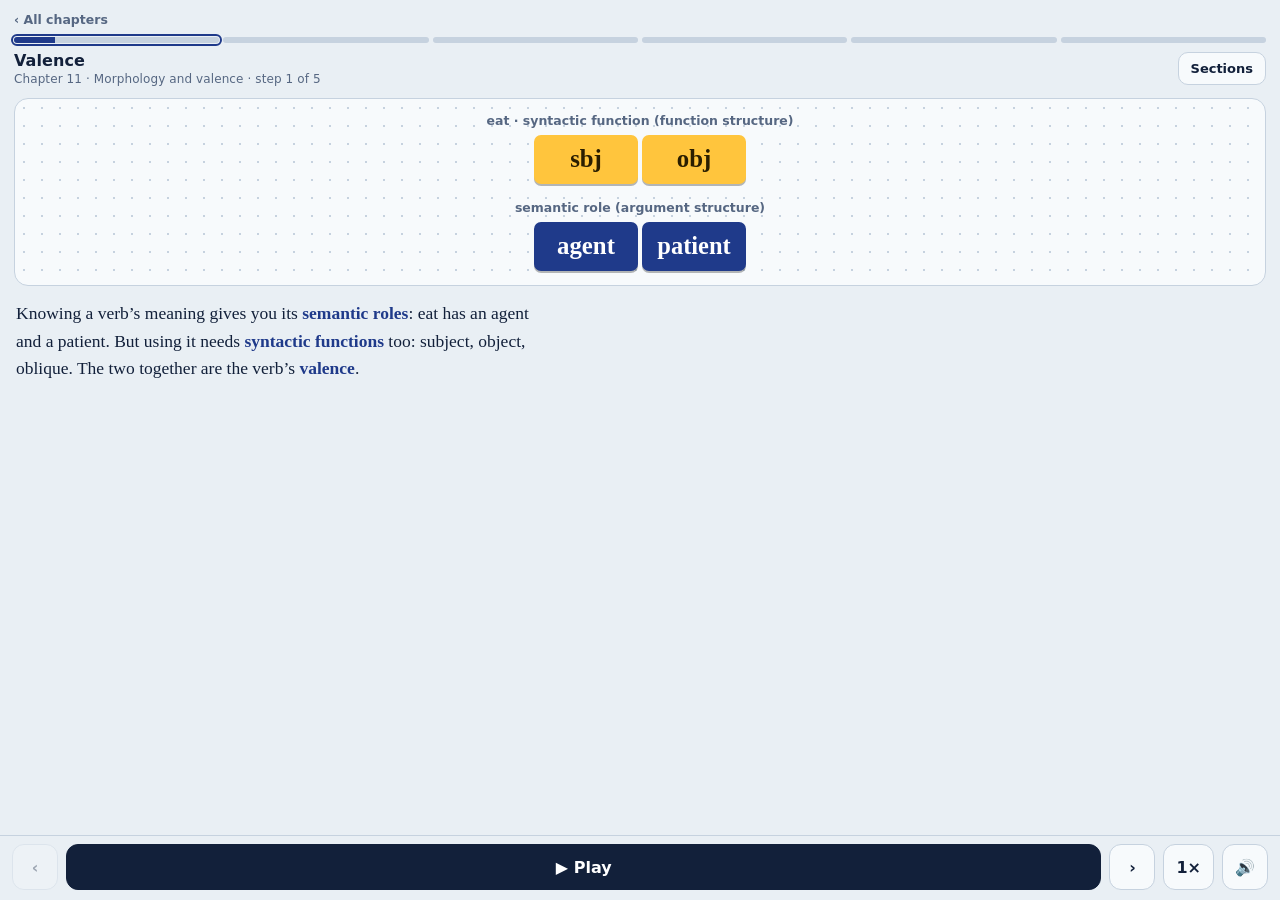
<file: ch11/index.html>
<!doctype html>
<html lang="en">
<head>
<meta charset="utf-8">
<meta name="viewport" content="width=device-width, initial-scale=1, viewport-fit=cover">
<meta name="color-scheme" content="light dark">
<title>Chapter 11 · Morphology and valence · Understanding Morphology</title>
<link rel="stylesheet" href="../assets/lesson.css">
</head>
<body>
<script src="../assets/lesson.js"></script>
<script>
const {el,seg,T,tl,R,S,chg,mark,strip,shuffle,Stage,app,quizWidget,labWidget,sort3Widget}=Lesson;
const mq=(id,q,right,wrongs,w)=>({id,q,o:[right,...wrongs],a:0,w});
const wd=s=>s.length*.58+1;
const sm=t=>`<span style="font-size:16px;line-height:1.35;display:inline-block">${t}</span>`;

/* Linking diagram: each column = [function, role, roleKind]. The function row sits above the role row, so a vertical alignment is a link. */
const lk=(cols,l1,l2)=>{const w=cols.length>3?2.1:2.6;
  return S(R(cols.map((c,i)=>tl('f'+i,c[0],(c[0]==='—'||c[0]==='✕')?'ghost':'aff',w)),l1||'syntactic function'),
           R(cols.map((c,i)=>tl('r'+i,c[1],c[2]||'stem',w)),l2||'semantic role'));};

/* ---------- Five verbs ---------- */
const VERBS=[
 {name:'eat',lang:'English · sbj–obj',desc:`<span class="w">Robert ate a mango.</span> The agent is the subject, the patient the object.`,
  a:lk([['sbj','agent'],['obj','patient']],'eat: functions'),b:lk([['sbj','agent'],['obj','patient']],'eat: functions')},
 {name:'like',lang:'English · sbj–obj',desc:`<span class="w">I like this song.</span> The experiencer is the subject.`,
  a:lk([['sbj','agent'],['obj','patient']],'eat'),b:lk([['sbj','experiencer'],['obj','stimulus']],'like: the experiencer is the subject')},
 {name:'please',lang:'English · sbj–obj',desc:`<span class="w">This song pleases me.</span> Roughly the same meaning as <i>like</i>, but the roles are linked the other way round. No rule predicts this: speakers must store it.`,
  a:lk([['sbj','experiencer'],['obj','stimulus']],'like'),b:lk([['sbj','stimulus'],['obj','experiencer']],'please: the stimulus is the subject')},
 {name:'steal',lang:'English · sbj–obj–obl',desc:`<span class="w">Baba stole my bike from me.</span> The theme is the object and the source is an oblique with <i>from</i>.`,
  a:lk([['sbj','agent'],['obj','theme'],['obl from','source']],'steal'),b:lk([['sbj','agent'],['obj','theme'],['obl from','source']],'steal')},
 {name:'rob',lang:'English · sbj–obj–obl',desc:`<span class="w">Baba robbed me of my bike.</span> Same event as <i>steal</i>, but now the source is the object and the theme is oblique with <i>of</i>.`,
  a:lk([['sbj','agent'],['obj','theme'],['obl from','source']],'steal'),b:lk([['sbj','agent'],['obj','source'],['obl of','theme']],'rob: roles swapped')}
];
/* ---------- Valence-changing operations ---------- */
const OPS=[
 {name:'Passive',lang:'Function-changing · Chichewa',desc:`<span class="w">Kalata inalembedwa (ndi Naphiri)</span> ‘The letter was written (by Naphiri)’. The suffix -idw/-edw makes the patient the subject, and the agent an optional oblique. The agent is still implied (it licenses ‘deliberately’).`,
  a:lk([['sbj','agent'],['obj','patient']],'active'),b:lk([['obl by','agent'],['sbj','patient']],'passive: only the linking changes')},
 {name:'Anticausative',lang:'Event-changing · Russian',desc:`<span class="w">Dver’ zakrylas’</span> ‘The door closed’ (-sja/-s’). The agent and the ‘cause’ part of the event are removed, so no agent phrase and no ‘deliberately’ is possible. The patient becomes the subject almost as a by-product.`,
  a:lk([['sbj','agent'],['obj','patient']],'Vera closed the door'),b:lk([['—','agent','ghost'],['sbj','patient']],'anticausative: the agent is gone')},
 {name:'Resultative',lang:'Event-changing · Chichewa',desc:`<span class="w">Chitseko chinatsekeka</span> ‘The door was closed (in a closed state)’ (-ik/-ek). It removes even more: the ‘become’ part of the event goes too, leaving a state.`,
  a:lk([['sbj','agent'],['obj','patient']],'cause + become'),b:lk([['—','agent','ghost'],['sbj','patient']],'resultative: only the state remains')},
 {name:'Reflexive',lang:'Borderline · Eastern Armenian',desc:`<span class="w">Seda-n lva-cv-um e</span> ‘Seda is washing (herself)’. The meaning stays the same, but agent and patient are coreferential and share one function.`,
  a:lk([['sbj','agent'],['obj','patient']],'A acts on B'),b:lk([['sbj','agent = patient','copy']],'reflexive: one participant, two roles')},
 {name:'Antipassive',lang:'Function-changing · West Greenlandic',desc:`<span class="w">Qimmiq (inunnik) tuqutsivuq</span> ‘The dog killed (people)’. The mirror image of the passive: the patient is demoted to an optional oblique (instrumental case).`,
  a:lk([['sbj','agent'],['obj','patient']],'active'),b:lk([['sbj','agent'],['obl inst','patient']],'antipassive: the patient is backgrounded')},
 {name:'Deobjective',lang:'Function-changing · Tzutujil',desc:`<span class="w">x-Ø-ch’ey-oon-i</span> ‘he was hitting’. The verb is fully intransitive and no patient can be expressed. Yet a hitting event still needs something hit, so the patient stays in the event (crossed link).`,
  a:lk([['sbj','agent'],['obj','patient']],'he hit him'),b:lk([['sbj','agent'],['✕','patient','ghost']],'deobjective: the patient cannot be linked')},
 {name:'Causative (intr.)',lang:'Event-changing · Japanese',desc:`<span class="w">Hanako ga Taroo o ik-ase-ta</span> ‘Hanako made Taro go’. A causer is added, and the old agent becomes an object.`,
  a:lk([['sbj','agent']],'Taro goes'),b:lk([['sbj','causer','copy'],['obj','agent']],'causative: a new subject, the old subject is demoted')},
 {name:'Causative (tr.)',lang:'Event-changing · Japanese',desc:`<span class="w">Hanako ga Taroo ni hon o yom-ase-ta</span> ‘Hanako made Taro read a book’. Languages cannot create a new function for the new role: the old agent of a transitive verb often becomes an indirect object.`,
  a:lk([['sbj','agent'],['obj','patient']],'Taro reads a book'),b:lk([['sbj','causer','copy'],['iobj','agent'],['obj','patient']],'causative: the agent becomes an indirect object')},
 {name:'Appl.: recipient',lang:'Function-changing · German be-',desc:`<span class="w">IKEA be-liefert den Nachbarn (mit Möbeln)</span>. The recipient is promoted from indirect object to direct object, and the patient may be dropped or marked with <i>mit</i>.`,
  a:lk([['sbj','agent'],['obj','patient'],['iobj','recipient']],'IKEA delivers the neighbour furniture'),b:lk([['sbj','agent'],['obl mit','patient'],['obj','recipient']],'applicative: the recipient is now the object')},
 {name:'Appl.: benefactive',lang:'Event-changing · Chamorro',desc:`<span class="w">Ha hatsa-yi si Pedro ni acho’</span> ‘He lifted the stone for Pedro’. A brand-new participant, the beneficiary, takes the object function, and the patient is demoted to an oblique.`,
  a:lk([['sbj','agent'],['obj','patient']],'He lifted the stone'),b:lk([['sbj','agent'],['obl','patient'],['obj','beneficiary','copy']],'applicative: a new object')},
 {name:'Appl.: locative',lang:'Function-changing (arguably) · Ainu',desc:`<span class="w">A-kor kotan a-e-sirepa</span> ‘I arrived at my village’. The prefix e- turns an adverbial location into a direct object, as the transitive subject marker a- shows. If the location is only an adjunct, this is event-changing instead.`,
  a:lk([['sbj','agent'],['adv','location']],'I arrived at the village'),b:lk([['sbj','agent'],['obj','location']],'applicative: the location is now the object')}
];
const KINDSORT=[
 ['passive','fn','Only the linking changes: the agent is still in the argument structure.'],
 ['antipassive','fn','The patient is demoted to an optional oblique, but remains in the argument structure.'],
 ['deobjective','fn','The patient cannot be expressed, yet stays in the event. The book calls patient-backgrounding exclusively function-changing.'],
 ['anticausative','ev','The agent and the ‘cause’ element are removed from the event structure.'],
 ['resultative','ev','Even the ‘become’ element is removed: the event turns into a state.'],
 ['causative','ev','A causer and the ‘cause’ element are added.'],
 ['reflexive','mix','The meaning stays but the two roles are declared coreferential, so it is a borderline case.'],
 ['applicative','mix','Recipient and locative applicatives only relink, a benefactive adds a participant: the book calls it mixed.']
];
function kindSort(box){sort3Widget(box,KINDSORT,{fn:'Function-changing',ev:'Event-changing',mix:'Borderline / mixed'});}

/* ---------- Incorporation ---------- */
const INC=[
 {name:'Guaraní',lang:'Noun incorporation · no clear valence change',desc:`<span class="w">A-mba’e-jogua-ta</span> ‘I’ll go shopping’ (thing-buy). The noun is part of the verb: an adjective cannot modify it. It is also the patient, but that may be only an implicature, as with English lipstick.`,
  a:lk([['sbj','agent'],['obj','patient']],'a-jogua-ta petei mba’e'),b:lk([['sbj','agent'],['—','patient = noun','copy']],'incorporated noun: it fills the patient')},
 {name:'Ainu',lang:'Noun incorporation · valence change',desc:`<span class="w">Inaw-ke-an</span> ‘I make an inaw’. The compound is intransitive: the subject marker is intransitive -an, not transitive a-. Here the patient reading must be part of the rule (11.30).`,
  a:lk([['sbj','agent'],['obj','patient']],'inaw a-ke (transitive)'),b:lk([['sbj','agent'],['—','patient = noun','copy']],'inaw-ke-an (intransitive)')},
 {name:'Nahuatl',lang:'Noun incorporation · no valence change',desc:`<span class="w">Ya’ ki-kocčillo-tete’ki panci</span> ‘He cut the bread with the knife’. The incorporated noun is an <i>instrument</i>, so the verb keeps its patient object. The valence change is only apparent.`,
  a:lk([['sbj','agent'],['obj','patient']],'cut the bread'),b:lk([['sbj','agent'],['obj','patient']],'knife incorporated, valence unchanged')}
];

/* ---------- V-V compounds ---------- */
const vw=r=>Math.max(2.4,r.length*.2);
const vv=(name,lang,desc,v1,v2,cp,l1,l2,lc,ck)=>({name,lang,desc,
  a:S(R(v1.map((r,i)=>tl('a'+i,r,'stem',vw(r))),l1),R(v2.map((r,i)=>tl('b'+i,r,'aff',vw(r))),l2)),
  b:S(R(v1.map((r,i)=>tl('a'+i,r,'stem',vw(r))),l1),R(v2.map((r,i)=>tl('b'+i,r,'aff',vw(r))),l2),R(cp.map((r,i)=>tl('c'+i,r,ck||'ok',vw(r),{enter:'bottom'})),lc))});
const VV=[
 vv('tang-huai','Same argument structure · Chinese','<span class="w">tang-huai</span> [iron-break] ‘ruin by ironing’. Both verbs have an agent and a patient, so the compound has the same two.',['agent','patient'],['agent','patient'],['agent','patient'],'tang ‘iron’','huai ‘break’','compound'),
 vv('uchi-agaru','Head decides · Japanese','<span class="w">uchi-agaru</span> [hit-go.up] ‘be hit high up’. The second verb is the head: its theme is identified with the patient of <i>uchi</i>, and the agent of <i>uchi</i> vanishes (no ‘by John’).',['agent','patient'],['theme','direction'],['theme = patient','direction'],'uchi ‘hit’','agaru ‘go up’','compound'),
 vv('hataraki-tsukareru','Theme = agent · Japanese','<span class="w">hataraki-tsukareru</span> [work-get.tired] ‘get tired from working’. An intransitive theme is identified with an intransitive agent.',['agent'],['theme'],['theme = agent'],'hataraki ‘work’','tsukareru ‘get tired’','compound'),
 vv('mochi-kaeru','Argument mixing · Japanese','<span class="w">mochi-kaeru</span> [have-return] ‘bring back’. All arguments of both verbs survive: agent from <i>kaeru</i>, theme from <i>mochi</i>, direction from <i>kaeru</i>.',['possessor','theme'],['agent','direction'],['agent','theme','direction'],'mochi ‘have’','kaeru ‘return’','compound'),
 vv('qi-lei','Ambiguous · Chinese','<span class="w">qi-lei</span> [ride-tired]. Zhangsan qi-lei le ma can mean Zhangsan got tired from riding, or the horse got tired from being ridden. The theme of <i>lei</i> is identified with either the agent or the patient of <i>qi</i>.',['agent','patient'],['theme'],['theme = agent or patient'],'qi ‘ride’','lei ‘tired’','compound','var')
];

/* ---------- Synthetic compounds ---------- */
const SYN=[
 ['truck driver','syn','Truck fills the patient of drive: it really is a synthetic compound.'],
 ['chain smoker','non','A chain smoker does not smoke chains: it is not an argument.'],
 ['whale hunting','syn','Whale is the patient of hunting.'],
 ['food poisoning','non','Food poisoning does not poison food, unlike rat poisoning.'],
 ['fire-fighter','syn','Fire is the patient of fight in this sense.'],
 ['freedom fighter','non','A freedom fighter does not fight freedom: not an argument.'],
 ['rat poisoning','syn','Rat is the patient of poisoning.'],
 ['breast feeding','non','Nobody feeds a breast: the dependent is not an argument.']
];
const APPROACHES=[
 ['Different structure','[[N V] -er]: the dependent is inside the verbal part, so it is interpreted as an argument. This explains chain pipe smoker, but *pipe chain smoker. But it wrongly predicts N–V compounds: *to pipe-smoke, *to hat-sell, *to churchgo. (Skydive is a back-formation.)'],
 ['Special linking rule','Like noun incorporation: the dependent fills the patient of the noun hunting, so the compound has only an oblique by-agent left (11.43). It captures restrictions such as *fisherman hunting of whales, and it fits event nouns.'],
 ['No special rule','They are ordinary N–N compounds: ‘N2 with some relation to N1’. The argument reading is a pragmatic implicature. This unifies synthetic and affix compounds (green-eyed, dark-haired) but overpredicts, e.g. *fisherman hunting of whales.']
];
function approachWidget(box){
  const chips=el('div','chips'),res=el('div','res');box.append(chips,res,el('p','hint','No consensus has formed. Different approaches may suit different compounds or languages.'));
  APPROACHES.forEach(a=>{const b=el('button','chip',a[0]);b.onclick=()=>{[...chips.children].forEach(x=>x.classList.remove('on'));b.classList.add('on','done');res.innerHTML=a[1];};chips.append(b);});
  chips.children[0].click();
}
function synSort(box){sort3Widget(box,SYN,{syn:'Synthetic (argument)',non:'Not synthetic'});}

/* ---------- Nouns ---------- */
const NOUNS=[
 ['I have an examination tomorrow.','simple','A simple event noun: it can take an article, and verbal arguments are not required.'],
 ['The vet’s careful examination of Fido’s eyes took a long time.','complex','A complex event noun: definite, and its patient is expressed (of Fido’s eyes).'],
 ['The examination is on your desk.','concrete','The paper, not an event: a concrete noun from metonymic shift.'],
 ['The frequent examination of the evidence is necessary.','complex','A frequency modifier and an obligatory patient show it is a complex event noun.'],
 ['We are witnessing a new development.','simple','Indefinite and without arguments: a simple event noun.'],
 ['The continuing destruction of rainforests will speed up desertification.','complex','Definite, with an obligatory patient: complex.'],
 ['Tomorrow I have three examinations.','simple','It is pluralized, so it cannot be a complex event noun.']
];
function nounSort(box){sort3Widget(box,NOUNS.map(x=>[sm(x[0]),x[1],x[2]]),{simple:'Simple event noun',complex:'Complex event noun',concrete:'Concrete noun'});}

/* ---------- Dual nature ---------- */
const DUAL=[
 ['German pfeifend: ‘im Wald laut’ modifiers','int','The adverb and the locative come from the verb: internal syntax follows the lexeme class V.'],
 ['German pfeifend: agreement -e (der pfeifende Wanderer)','ext','Adjective agreement shows the word-form class A in the external syntax.'],
 ['Lezgian masdar: agent in the absolutive case','int','The masdar keeps the verb’s valence completely: lexeme class V.'],
 ['Lezgian masdar: nominal case inflection','ext','Case marking and noun positions show the word-form class N.'],
 ['Hungarian proprietive: ‘extremely great power-having’ (adverb + adjective)','int','Only nouns take that prenominal modifier: lexeme class N.'],
 ['Hungarian proprietive: position and plural like an adjective','ext','External syntax follows the word-form class A.']
];
function dualSort(box){sort3Widget(box,DUAL.map(x=>[sm(x[0]),x[1],x[2]]),{int:'Internal syntax (lexeme class)',ext:'External syntax (word-form class)'});}

/* ---------- Exercise rules (my formulations) ---------- */
const EXR=[
 {name:'supportive of',lang:'Exercise 1 · my formulation',desc:`<span class="w">support → supportive of</span>. Rule: /X/v with sbj–obj, agent–patient becomes /Xive/a, whose subject is the agent and whose patient is an <i>of</i>-oblique: ‘A is disposed to X B’. The deadjectival pattern is parallel to (11.47).`,
  a:lk([['sbj','agent'],['obj','patient']],'support (verb)'),b:lk([['sbj','agent'],['obl of','patient']],'supportive (adjective)')},
 {name:'out-',lang:'Exercise 2 · my formulation',desc:`<span class="w">run → outrun</span>. The prefix out- adds an object: the new object is the participant who is surpassed. Function structure: sbj becomes sbj–obj. Argument structure: agent becomes agent–patient. Meaning: ‘A V-s more or better than B’. An applicative of the event-changing kind (compare Chamorro).`,
  a:lk([['sbj','agent']],'run'),b:lk([['sbj','agent'],['obj','patient = rival','copy']],'outrun: a new object is created')}
];

/* ---------- Summary ---------- */
function summaryWidget(box){
  box.append(el('ul','pts',`
   <li><b>Valence</b> has two parts: syntactic valence (function structure) and semantic valence (argument structure). Which role takes which function must be stored for some verbs (like/please, steal/rob).</li>
   <li><b>Function-changing</b> operations (passive, antipassive, deobjective) only relink. <b>Event-changing</b> ones (anticausative, resultative, causative) also change the event. Reflexive and applicative are borderline. Function-changing tends to be inflectional, event-changing derivational.</li>
   <li>Inflectional operations can apply after derivational ones, not the reverse: passive after applicative is fine (Chichewa), but not applicative after passive.</li>
   <li><b>Compounds:</b> noun incorporation may or may not change valence. V–V compounds combine arguments in several ways. Synthetic compounds have three competing analyses.</li>
   <li><b>Transposition:</b> complex event nouns inherit the verb’s arguments (as of and by phrases). Simple event nouns and agent nouns do not.</li>
   <li><b>Transpositional inflection</b> keeps valence completely, so participles, masdars and proprietives have a lexeme word-class (internal syntax) and a word-form word-class (external syntax).</li>`));
  let tot=0,good=0;const rows=[];
  SECTIONS.forEach(s=>{let n=0,g=0;s.steps.forEach(st=>{if(st.type==='quiz')st.qs.forEach(q=>{n++;if(app.score[q.id])g++;});});
    if(n){tot+=n;good+=g;rows.push(`<li>${s.title}: <b>${g}/${n}</b></li>`);}});
  box.append(el('p','res',`<b>Quiz results (first try): ${good} of ${tot}</b><ul class="pts">${rows.join('')}</ul>`));
}

/* ---------- Quizzes ---------- */
const Q={
 v1:mq('v1','What is the valence of a verb?','Its syntactic functions plus the semantic roles linked to them',['Only its number of syllables','Only its semantic roles','Only its inflection class'],'It has two parts: function structure (syntactic valence) and argument structure (semantic valence).'),
 v2:mq('v2','Why must speakers store the links for like and please?','The two verbs mean nearly the same but link their roles to different functions',['They are irregular verbs','They are borrowed','They have no arguments'],'The linking cannot be predicted from the meanings, so it is part of the lexical entry.'),
 v3:mq('v3','Steal and rob mean the same event. How do they differ?','The theme is the object of steal but oblique with of for rob, and the source takes the other function',['The agent is different','Only rob has a patient','Only steal has a subject'],'Steal: obj = theme, obl from = source. Rob: obj = source, obl of = theme.'),
 o1:mq('o1','Chichewa passive Kalata inalembedwa: what has changed?','Only the linking: the patient is the subject and the agent an optional oblique',['The agent is removed from the argument structure','The meaning has become a state','A causer has been added'],'The agent is still implied, as ‘deliberately’ in Chitseko chinatsekedwa mwadala shows.'),
 o2:mq('o2','Why is the anticausative event-changing?','It removes the agent together with the ‘cause’ part of the event',['It only shifts the patient to subject','It adds a beneficiary','It makes the verb reflexive'],'Hence *The door closed by Vera and no ‘deliberately’. The patient becoming subject follows almost automatically.'),
 o3:mq('o3','What does the resultative remove that the anticausative does not?','The ‘become’ part of the event, leaving only a state',['The patient','The subject','The verb stem'],'Cause and become are both gone: the door is in a closed state.'),
 o4:mq('o4','Which operation backgrounds the patient but leaves it in the argument structure?','Antipassive',['Passive','Anticausative','Causative'],'The patient becomes an optional oblique (instrumental in West Greenlandic).'),
 o5:mq('o5','In a causative like Japanese ik-ase-ta ‘made go’, what happens to the original agent?','It becomes an object (an indirect object if the verb is transitive)',['It is removed','It becomes the causer','It stays the subject'],'Languages cannot create new functions for the new role, so the causer takes the subject slot.'),
 o6:mq('o6','Why is it hard to classify applicatives as only one kind?','Recipient and locative types relink, but benefactive adds a participant, and even this line is blurry',['They never change valence','They are always inflectional','They only exist in English'],'The same affix often serves both, and ‘location’ may or may not be an argument.'),
 o7:mq('o7','Which ordering is possible in Chichewa?','Applicative then passive (phik-ir-idwa) and resultative then applicative',['Passive then applicative','Passive then resultative','None of these'],'A function-changing (inflectional) operation may follow an event-changing (derivational) one, not the reverse.'),
 c1:mq('c1','What does Ainu inaw-ke-an show about incorporation?','The compound is intransitive: the patient reading is part of the rule, not an implicature',['The noun is an instrument','Incorporation never changes valence','Ainu has no transitive verbs'],'The subject marker is -an (intransitive), not a- (transitive), so valence has really changed.'),
 c2:mq('c2','In Nahuatl ki-kocčillo-tete’ki ‘cut with a knife’, what does the incorporated noun show?','Incorporated nouns need not be patients, so the valence change is only apparent in some languages',['Nahuatl has no object','The knife is the patient','Instruments are impossible'],'If the relation is vague, the patient reading is just an implicature.'),
 c3:mq('c3','Japanese uchi-agaru ‘be hit up’: which verb’s argument structure dominates?','The second verb, agaru: the first verb’s agent disappears',['The first verb, uchi','Both fully survive','Neither'],'Japanese compounds are right-headed, and the head’s arguments carry over.'),
 c4:mq('c4','Why is mochi-kaeru ‘bring back’ called argument-mixing?','All arguments from both verbs end up in the compound',['It has no arguments','Only the second verb’s survive','The two verbs are the same'],'It contrasts with uchi-agaru, where an argument vanishes.'),
 c5:mq('c5','The structure approach to synthetic compounds wrongly predicts…','Compound verbs like *to pipe-smoke or *to hat-sell',['Pipe chain smoker','Truck driver','Whale hunting'],'To skydive is a back-formation from skydiver or skydiving, not a direct N–V compound.'),
 c6:mq('c6','Which approach says the argument reading of truck driver is just a pragmatic implicature?','The approach that treats it as an ordinary N–N compound',['The special linking rule','The structure approach','None of them'],'It treats truck driver, chain smoker and green-eyed as one family: affix compounds.'),
 t1:mq('t1','A transpositional derivation like examine → examination changes…','The word-class, and the arguments become of- and by-phrases',['Only the pronunciation','Only the meaning','Nothing about valence'],'Deverbal nouns behave like ordinary nouns: possessor and oblique arguments, not subject and object.'),
 t2:mq('t2','Which noun inherits the verb’s argument structure?','A complex event noun',['A simple event noun','A concrete noun','An agent noun'],'Complex event nouns need the patient and may add a by-agent.'),
 t3:mq('t3','Why is *an explorer of America in order to discover El Dorado impossible, while the exploration of America in order to discover El Dorado is fine?','Only the complex event noun keeps the agent role that licenses a purpose clause',['Explorer is a verb','Of is the wrong preposition','Agent nouns are never definite'],'Agent nouns lack an argument structure, so ‘of Antarctica’ is just a possessive phrase read pragmatically.'),
 t4:mq('t4','The book uses Russian gordyj / gordit’sja to show that…','Deadjectival verbs may inherit an adjective’s oblique argument (here, the instrumental)',['Adjectives never take arguments','Reflexives are inflectional','Verbs cannot be derived from adjectives'],'English proud of → pride in is similar, though with an idiosyncratic preposition.'),
 i1:mq('i1','What do participles, masdars and proprietives preserve?','All of the base’s argument structure and combinatory possibilities',['Only the subject','Only the meaning','None of it'],'This is why they are treated as inflected forms, not as new lexemes.'),
 i2:mq('i2','The solution to the paradox of word-class-changing inflection is…','A lexeme word-class for the internal syntax and a word-form word-class for the external syntax',['Treating them as ordinary adjectives','Treating them as verbs only','Ignoring their dependents'],'A participle is a verb as a lexeme, but an adjective as a word-form: ⟨⟨V⟩A⟩.'),
 x1:mq('x1','Exercise 3: ruler over a large empire is accepted by many speakers. Which generalization does it contradict?','That agent nouns do not inherit oblique arguments',['That complex event nouns need a patient','That passives are inflectional','That -able adjectives need an object'],'This is my analysis: the claim was that voter for Mitterrand and thinker about deep problems are impossible.')
};

const SECTIONS=[
{title:'Valence',steps:[
 {type:'stage',cap:`Knowing a verb’s meaning gives you its <b>semantic roles</b>: eat has an agent and a patient. But using it needs <b>syntactic functions</b> too: subject, object, oblique. The two together are the verb’s <b>valence</b>.`,
  spec:lk([['sbj','agent'],['obj','patient']],'eat · syntactic function (function structure)','semantic role (argument structure)')},
 {type:'stage',cap:`The links cannot always be predicted. <b>Like</b> and <b>please</b> mean almost the same, yet the experiencer is the subject of one and the object of the other.`,
  spec:lk([['sbj','experiencer'],['obj','stimulus']],'I like this song','roles')},
 {type:'stage',cap:`Speakers must therefore store the functions as well: this song <b>pleases</b> me.`,
  spec:lk([['sbj','stimulus'],['obj','experiencer']],'This song pleases me','roles (same meaning, different linking)')},
 {type:'widget',cap:`Compare five verbs. The roles stay put and the functions move: tap to see how steal and rob swap them.`,build:b=>labWidget(b,VERBS,'Switch the verb','Back')},
 {type:'quiz',cap:'Check yourself.',qs:[Q.v1,Q.v2,Q.v3]}
]},
{title:'Valence-changing operations',steps:[
 {type:'stage',cap:`Morphology can change valence in two ways. <b>Function-changing</b> operations (voice) only change which role takes which function. <b>Event-changing</b> operations change the event itself, and with it the arguments.`,
  spec:S(R([tl('a','function-changing','aff',6.4)],'only the linking'),R([tl('b','event-changing','mod',5.6)],'the event, and so the arguments'))},
 {type:'widget',cap:`Eleven operations, from the book’s languages. Each chip shows the base linking, then the derived one.`,build:b=>labWidget(b,OPS,'Apply the operation','Back')},
 {type:'widget',cap:`Which kind of operation is each? Sort them.`,build:kindSort},
 {type:'stage',cap:`The two types correlate with inflection and derivation. Passive and antipassive are mostly inflectional. Anticausative, resultative and causative are mostly derivational. So a function-changing operation can follow an event-changing one, but not the reverse.`,
  spec:S(R([tl('a','phik-ir-idwa','ok',5.6)],'cook-appl-pass: applicative, then passive'),R([tl('b','*tsekul-idw-ira','bad',5.8)],'open-pass-appl: impossible'),R([tl('c','tseku-k-ira','ok',5)],'open-result-appl: both event-changing'))},
 {type:'stage',cap:`English has valence changes with no marker at all. <b>I opened the door / the door opened</b> resembles a causative pair, and <b>I baked a cake for her / baked her a cake</b> an applicative. This is <b>conversion</b>, applied to valence.`,
  spec:S(R([tl('a','I opened the door','plain',7.4)],'agent + patient'),R([tl('b','The door opened','plain',6.4,{from:'a'})],'like the anticausative'))},
 {type:'quiz',cap:'Check yourself.',qs:[Q.o1,Q.o2,Q.o3,Q.o4,Q.o5,Q.o6,Q.o7]}
]},
{title:'Valence in compounding',steps:[
 {type:'stage',cap:`Compounds can change valence when one member takes arguments. We look at three types: <b>noun incorporation</b>, <b>V–V compounds</b> and <b>synthetic compounds</b>.`,
  spec:S(R([tl('a','noun incorporation','stem',6.2)],''),R([tl('b','V–V compounds','stem',5)],''),R([tl('c','synthetic compounds','stem',6.2)],''))},
 {type:'widget',cap:`Noun incorporation. In Guaraní the noun is clearly inside the verb, but does valence change? Languages differ.`,build:b=>labWidget(b,INC,'Incorporate the noun','Back')},
 {type:'widget',cap:`V–V compounds. How do the arguments of two verbs combine? Five Chinese and Japanese cases.`,build:b=>labWidget(b,VV,'Make the compound','Back')},
 {type:'widget',cap:`Synthetic compounds: truck driver, whale hunting. Which of these really fill an argument of the head?`,build:synSort},
 {type:'widget',cap:`Three ways to describe them. Tap each for its strength and weakness.`,build:approachWidget},
 {type:'quiz',cap:'Check yourself.',qs:[Q.c1,Q.c2,Q.c3,Q.c4,Q.c5,Q.c6]}
]},
{title:'Transpositional derivation',steps:[
 {type:'stage',cap:`A derivation is <b>transpositional</b> when it changes the word-class. Valence is affected when a verb or adjective is transposed. The vet examined the pet: subject and object.`,
  spec:lk([['sbj','agent'],['obj','patient']],'examine (verb)')},
 {type:'stage',cap:`In the noun <b>examination</b>, the same roles must be expressed like a noun’s: the patient as an <i>of</i>-possessor, the agent as a <i>by</i>-oblique. The derivative <b>inherits</b> the base’s valence.`,
  spec:lk([['obl by','agent'],['poss of','patient']],'the examination of the pet by the vet')},
 {type:'widget',cap:`Event nouns vary. Simple ones are like ordinary nouns, complex ones keep verbal properties, and concrete ones are not events at all. Classify seven sentences.`,build:nounSort},
 {type:'stage',cap:`Agent nouns do not inherit arguments. <b>*voter for Mitterrand</b>, <b>*thinker about deep problems</b> are impossible. <b>Explorer of Antarctica</b> is just a possessive phrase read pragmatically. Likewise -able adjectives: *convincible of the eventual success.`,
  spec:S(R([tl('a','*voter for Mitterrand','bad',8)],'no inheritance'),R([tl('b','explorer of Antarctica','ok',7.6)],'a possessive phrase'))},
 {type:'stage',cap:`Adjectives inherit more easily. Russian <b>gordyj</b> ‘proud’ takes an instrumental, and so does <b>gorditsja</b> ‘prides himself’. English <b>proud of</b> becomes <b>pride in</b>, with an idiosyncratic change.`,
  spec:S(R([tl('a','gord-yj','stem',3.2),tl('b','+ inst','aff',2.2)],'proud of his achievements'),R([tl('c','gord-it’-sja','ok',4.4,{from:'a'}),tl('d','+ inst','aff',2.2,{from:'b'})],'prides himself on them'))},
 {type:'quiz',cap:'Check yourself.',qs:[Q.t1,Q.t2,Q.t3,Q.t4]}
]},
{title:'Transpositional inflection',steps:[
 {type:'stage',cap:`In <b>transpositional inflection</b>, all of the base’s arguments are preserved. German participle: <b>der im Wald laut pfeifende Wanderer</b>. The participle keeps its locative and manner modifiers, but looks like an adjective from outside.`,
  spec:S(R([tl('a','im Wald','plain',3.6),tl('b','laut','plain',2.6),tl('c','pfeifend','stem',3.6),tl('d','Wanderer','plain',4.2)],'the hiker who is whistling loud in the forest'))},
 {type:'stage',cap:`So it is a <b>verb</b> as a lexeme but an <b>adjective</b> as a word-form. The two classes are written as nested brackets: 〈〈V〉A〉.`,
  spec:S(R([tl('p','pfeif-','stem',3),tl('e','-end-e','aff',3)],'participle',[{id:'b1',from:0,to:0,label:'V · lexeme',lvl:1},{id:'b2',from:0,to:1,label:'A · word-form',lvl:2}]))},
 {type:'stage',cap:`Compare the derivational agent noun <b>Pfeifer</b>: it is simply a noun. In derivation the derivative has the head’s class properties, in inflectional transposition both classes are preserved.`,
  spec:S(R([tl('p','pfeif-','stem',3),tl('e','-er','aff',2)],'agent noun',[{id:'b1',from:0,to:1,label:'N',lvl:1}]))},
 {type:'widget',cap:`Which class governs? Sort the evidence for German participles, Lezgian masdars and Hungarian proprietives.`,build:dualSort},
 {type:'stage',cap:`The line between transpositional inflection and derivation blurs. English <b>Maria’s criticizing Robert</b> recodes the subject as a possessor, and Spanish or Greek action nouns accept adverbs. This fits the continuum view from chapter 5.`,
  spec:S(R([tl('a','Maria’s criticizing Robert','plain',9.6)],'a possessor for the subject'),R([tl('b','la inauguración hoy','plain',10)],'a derived noun with adverbials'))},
 {type:'quiz',cap:'Check yourself.',qs:[Q.i1,Q.i2]}
]},
{title:'Exercises',steps:[
 {type:'widget',cap:`Exercises 1 and 2: write the rule for an adjective like <b>supportive of</b>, and for the prefix <b>out-</b>. The book gives no key, so these are my formulations.`,build:b=>labWidget(b,EXR,'Apply the rule','Back')},
 {type:'quiz',cap:`Exercise 3, based on the book.`,qs:[Q.x1]},
 {type:'widget',cap:`That is chapter 11. Here is what to take away.`,build:summaryWidget}
]}
];

Lesson.start({label:'Chapter 11 · Morphology and valence',sections:SECTIONS});
</script>
</body>
</html>
</file>
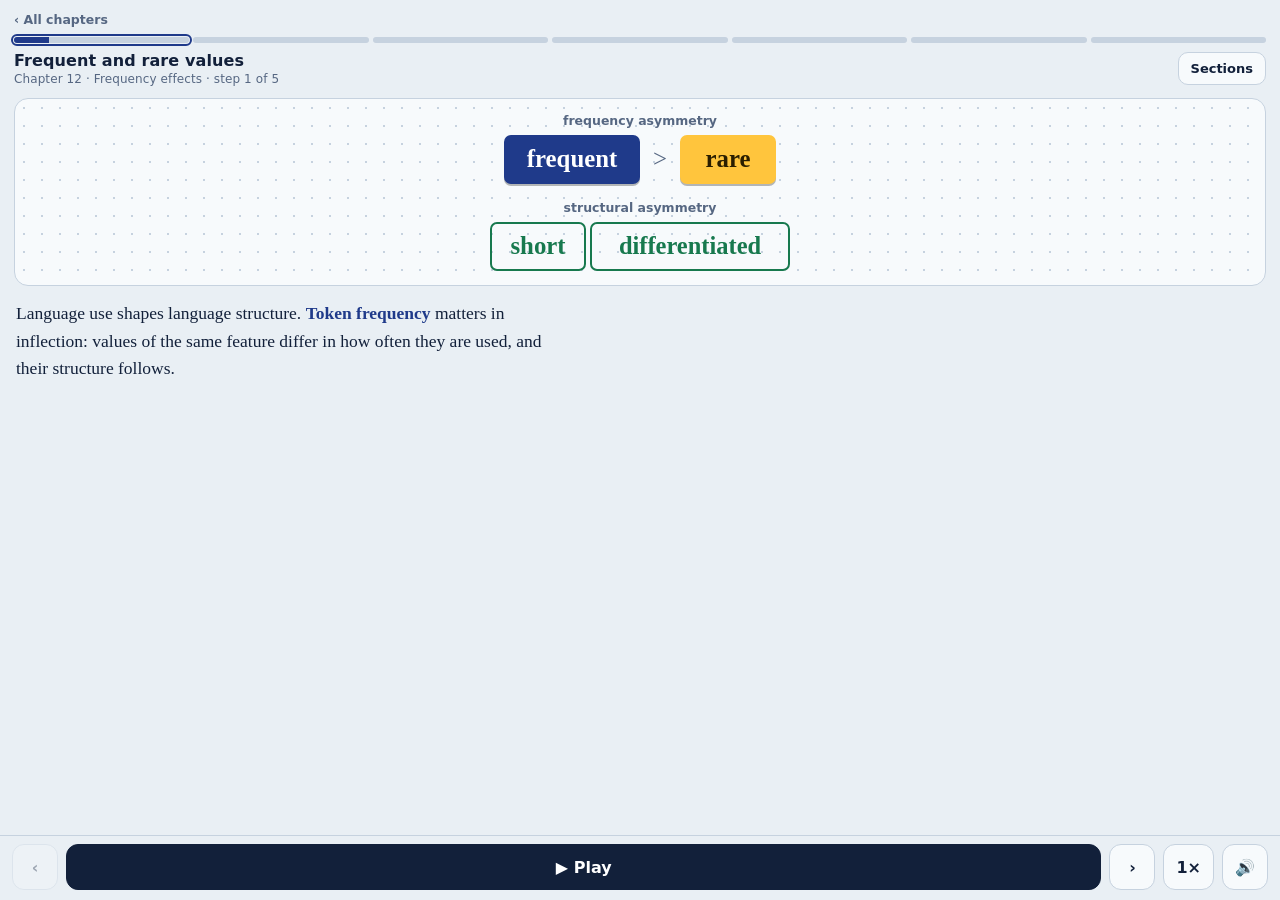
<file: ch12/index.html>
<!doctype html>
<html lang="en">
<head>
<meta charset="utf-8">
<meta name="viewport" content="width=device-width, initial-scale=1, viewport-fit=cover">
<meta name="color-scheme" content="light dark">
<title>Chapter 12 · Frequency effects in morphology · Understanding Morphology</title>
<link rel="stylesheet" href="../assets/lesson.css">
</head>
<body>
<script src="../assets/lesson.js"></script>
<script>
const {el,seg,T,tl,R,S,chg,mark,strip,shuffle,Stage,app,quizWidget,labWidget,sort3Widget}=Lesson;
const mq=(id,q,right,wrongs,w)=>({id,q,o:[right,...wrongs],a:0,w});
const wd=s=>s.length*.58+1;
const sm=t=>`<span style="font-size:18px;line-height:1.35;display:inline-block">${t}</span>`;

/* ---------- Table 12.1 ---------- */
const FEAT=[
 ['number',['singular','plural','dual']],['case',['nominative','accusative','dative']],['person',['3rd','1st/2nd']],
 ['degree',['positive','comparative','superlative']],['voice',['active','passive']],['mood',['indicative','subjunctive']],
 ['polarity',['affirmative','negative']],['tense',['present','future']]
];
function featWidget(box){
  const chips=el('div','chips'),host=el('div','stage'),res=el('div','res');box.append(chips,host,res);const st=new Stage(host);
  const KS=['stem','aff','mod'];
  FEAT.forEach(([f,vals])=>{const c=el('button','chip',f);
    c.onclick=()=>{[...chips.children].forEach(x=>x.classList.remove('on'));c.classList.add('on','done');
      const tiles=[];vals.forEach((v,i)=>{if(i)tiles.push(tl('g'+i,'>','op',.7));tiles.push(tl('v'+i,v,KS[i],Math.max(2.6,wd(v)*.9)));});
      st.set(S(R(tiles,'from most to least frequent')));
      res.innerHTML=`<b>${f}</b>: ${vals.join(' > ')}. This is the overall pattern of a language, not a claim about every word.`;};
    chips.append(c);});
  chips.children[0].click();
}
const NUM=[['French',[74.3,25.7,0],'1,000 nouns'],['Latin',[85.2,14.8,0],'8,342 nouns'],['Russian',[77.7,22.3,0],'8,194 nouns'],
 ['Sanskrit',[70.3,25.1,4.6],'93,277 nouns'],['Slovene',[72.5,26.9,.6],'11,711 nouns'],['Upper Sorbian',[64,30,6],'size unknown']];
function numWidget(box){
  const chips=el('div','chips'),list=el('div'),res=el('div','res');box.append(chips,list,res);
  NUM.forEach(([l,v,n])=>{const c=el('button','chip',l);
    c.onclick=()=>{[...chips.children].forEach(x=>x.classList.remove('on'));c.classList.add('on','done');list.innerHTML='';
      ['singular','plural','dual'].forEach((nm,i)=>{if(i===2&&!v[2])return;const r=el('div','ebar');r.style.gridTemplateColumns='70px 1fr 48px';
        r.innerHTML=`<span class="bl">${nm}</span><div class="bt"><i class="${i?'wf':'mo'}" style="width:${Math.max(1.5,v[i])}%"></i></div><b>${v[i]}%</b>`;list.append(r);});
      res.innerHTML=`${l}: ${n}. The singular wins in every language, whatever the text.${v[2]?' The dual is rarest.':''} <small>Corbett’s figures; text genre and meaning details differ.</small>`;};
    chips.append(c);});
  chips.children[0].click();
}

/* ---------- Shortness: endings as tile widths ---------- */
const ending=(name,lang,desc,stem,e,kind,sub)=>({name,lang,desc,
  a:S(R([tl('s',stem,'stem',wd(stem))],sub||'stem')),
  b:S(R([tl('s',stem,'stem',wd(stem)),e?tl('e','-'+e,kind||'aff',wd(e)+.4,{enter:'right'}):tl('e','∅','ghost',1,{enter:'right'})],e?'with the ending: '+(e.length)+' letters':'zero expression'))});
const UDM=[
 ending('nom. sg','Udmurt · most frequent','<span class="w">val</span> ‘horse’. The nominative singular is zero: the shortest form for the most frequent values.','val','',0,'horse'),
 ending('acc. sg','Udmurt · frequent','<span class="w">val-ez</span>. A short ending for the accusative.','val','ez'),
 ending('abl. sg','Udmurt · rarer','<span class="w">val-leś</span>. The rarer ablative is longer than the accusative.','val','leś'),
 ending('abess. sg','Udmurt · rarer','<span class="w">val-tek</span> ‘without the horse’. Another rare case, another longer ending.','val','tek'),
 ending('nom. pl','Udmurt · plural','<span class="w">val-jos</span>. The plural is overt, so it is longer than the zero singular.','val','jos'),
 ending('acc. pl','Udmurt · plural','<span class="w">val-josty</span>. Plural plus accusative: the longest so far.','val','josty'),
 ending('abl. pl','Udmurt · plural','<span class="w">val-josleś</span>. Plural plus a rare case.','val','josleś')
];
const pg=(name,lang,desc,pre,stem,suf,kindP)=>({name,lang,desc,
  a:S(R([tl('s',stem,'stem',wd(stem))],'stem')),
  b:S(R([...(pre?[tl('p',pre,kindP||'aff',wd(pre)+.4)]:[tl('p','∅','ghost',1)]),tl('s',stem,'stem',wd(stem)),...(suf?[tl('x',suf,'aff',wd(suf)+.4)]:[])],'with markers'))});
const ZERO=[
 pg('Tzutujil 3sg','Zero in the third person singular','<span class="w">x-wari</span> ‘he slept’ (completive 3sg) has no person prefix, while 1sg is <span class="w">x-in-wari</span>.','x- ∅','wari','',null),
 pg('Tzutujil potential','Rarer mood, longer marker','<span class="w">xti-wari</span>: the potential marker xti- is longer than the completive x-.','xti-','wari','',null),
 pg('Kobon present','Frequent value · short marker','<span class="w">ar-ab</span> ‘eats’ (present, 3sg): the 3sg is zero and the present marker is just -ab.','ar-','∅','ab','aff'),
 pg('Kobon future','Rarer value · longer marker','<span class="w">ar-nab</span> (future 3sg): the future marker has an extra n, so it is longer.','ar-','∅','nab','aff'),
 pg('Kobon conditional','Rare · longest','<span class="w">ar-böp</span> (conditional 3sg): two consonants, b and p.','ar-','∅','böp','aff')
];

/* ---------- Syncretism ---------- */
const PAR=[
 {name:'OE pres. ind.',note:'Old English <i>bindan</i> ‘bind’, present indicative.',cells:[['1sg','binde'],['2sg','bintst'],['3sg','bint'],['pl','bindaþ']]},
 {name:'OE pres. sbjv.',note:'The present subjunctive is more syncretic: the three singulars are identical.',cells:[['1sg','binde'],['2sg','binde'],['3sg','binde'],['pl','binden']]},
 {name:'OE past ind.',note:'The past indicative has some syncretism, but less than the subjunctive.',cells:[['1sg','band'],['2sg','bunde'],['3sg','band'],['pl','bundon']]},
 {name:'OE past sbjv.',note:'The rare past subjunctive has the most syncretism.',cells:[['1sg','bunde'],['2sg','bunde'],['3sg','bunde'],['pl','bunden']]},
 {name:'Gothic active',note:'Gothic <i>niman</i> ‘take’, active: five shapes.',cells:[['1sg','nima'],['2sg','nimis'],['3sg','nimiþ'],['1pl','nimam'],['2pl','nimiþ'],['3pl','nimand']]},
 {name:'Gothic passive',note:'The rarer passive has only three shapes.',cells:[['1sg','nimada'],['2sg','nimaza'],['3sg','nimada'],['1pl','nimanda'],['2pl','nimanda'],['3pl','nimanda']]}
];
function parWidget(box){
  const chips=el('div','chips'),host=el('div','stage'),res=el('div','res');box.append(chips,host,res);const st=new Stage(host);
  PAR.forEach(p=>{const c=el('button','chip',p.name);
    c.onclick=()=>{[...chips.children].forEach(x=>x.classList.remove('on'));c.classList.add('on','done');
      const seen={};p.cells.forEach(x=>{seen[x[1]]=(seen[x[1]]||0)+1;});const distinct=Object.keys(seen).length;
      st.set(S(R(p.cells.map((x,i)=>tl('c'+i,x[1],seen[x[1]]>1?'var':'stem',2.4,{sub:x[0]})),'violet = a shape shared by several cells')));
      res.innerHTML=`${p.note}<br><b>${distinct} different shapes in ${p.cells.length} cells.</b>`;};
    chips.append(c);});
  chips.children[0].click();
}

/* ---------- Local reversals ---------- */
const REV=[
 ['table','sg','Most nouns are commoner in the singular: the default.'],
 ['eyes','pl','Paired body parts (eyes, lips, hair) tend to occur in the plural.'],
 ['doctor','sg','Ordinary count nouns are commoner in the singular.'],
 ['beans','pl','Small parts of plants (beans, strawberries, leaves) tend to occur in the plural.'],
 ['ants','pl','Small animals (ants, fish, mice) tend to occur in the plural.'],
 ['head','sg','One head per person: the singular is more frequent.'],
 ['splinters','pl','Splinters and sand grains come in groups, so the plural is commoner.'],
 ['leaves','pl','Leaves come in groups: the plural is more frequent.']
];
function revSort(box){sort3Widget(box,REV,{sg:'Singular is commoner',pl:'Plural is commoner'});}
const WELSH=[
 {name:'dail → deilen',lang:'Welsh · singular marked',desc:`<span class="w">dail → deilen</span> ‘leaves → leaf’. Leaves are more often plural, so the plural is the short unmarked form and the singular gets a special suffix.`,
  a:S(R([tl('p','dail','stem',2.4)],'leaves (plural, frequent)')),b:S(R([tl('p','deil','mod',2.4,{from:'p'}),tl('s','en','aff',1.4,{enter:'right'})],'leaf (singular): marked with -en'))},
 {name:'pysgod → pysgodyn',lang:'Welsh · singular marked',desc:`<span class="w">pysgod → pysgodyn</span> ‘fish (pl) → fish (sg)’.`,
  a:S(R([tl('p','pysgod','stem',3.6)],'fish (plural)')),b:S(R([tl('p','pysgod','stem',3.6),tl('s','yn','aff',1.4,{enter:'right'})],'one fish: marked with -yn'))},
 {name:'mefus → mefusen',lang:'Welsh · singular marked',desc:`<span class="w">mefus → mefusen</span> ‘strawberries → strawberry’.`,
  a:S(R([tl('p','mefus','stem',3.2)],'strawberries (plural)')),b:S(R([tl('p','mefus','stem',3.2),tl('s','en','aff',1.4,{enter:'right'})],'one strawberry: marked with -en'))},
 {name:'cath → cathod',lang:'Welsh · the usual direction',desc:`<span class="w">cath → cathod</span> ‘cat → cats’. For most nouns the plural is the marked form, as in other Indo-European languages.`,
  a:S(R([tl('s','cath','stem',2.4)],'cat (singular, frequent)')),b:S(R([tl('s','cath','stem',2.4),tl('p','od','aff',1.4,{enter:'right'})],'cats: marked with -od'))},
 {name:'handelaar',lang:'Dutch · derivation',desc:`<span class="w">handelaar → handelaarster</span> ‘merchant → female merchant’. Occupation nouns are more often used for men, so the female noun is the derived one. Male-marking affixes are extremely rare.`,
  a:S(R([tl('m','handelaar','stem',4.4)],'merchant (male or general)')),b:S(R([tl('m','handelaar','stem',4.4),tl('f','ster','aff',2,{enter:'right'})],'female merchant'))},
 {name:'widow',lang:'English · reversed',desc:`<span class="w">widow → widower</span>. Marital status has traditionally mattered more for women, so the male form is marked. Likewise <i>nurse → male nurse</i>.`,
  a:S(R([tl('w','widow','stem',3)],'widow (female)')),b:S(R([tl('w','widow','stem',3),tl('e','er','aff',1.6,{enter:'right'})],'widower: marked, because the frequency is reversed'))}
];

/* ---------- Levelling ---------- */
const lev=(name,lang,desc,s1,p1,s2,p2,chS,chP)=>({name,lang,desc,
  a:S(R([tl('s',s1,'stem',wd(s1)+.4),tl('p',p1,'mod',wd(p1)+.4)],'before levelling')),
  b:S(R([tl('s',s2,chS?'ok':'stem',wd(s2)+.4),tl('p',p2,chP?'ok':'mod',wd(p2)+.4)],'after levelling: '+(chS?'the plural stem was extended to the singular':'the singular stem was extended to the plural')))});
const LEV=[
 lev('house','English · singular extended','<span class="w">[haʊs] / [haʊzəz] → [haʊs] / [haʊsəz]</span>. Some speakers level the voicing: the singular stem is extended. Nobody says [haʊz] for the singular.','haʊs','haʊzəz','haʊs','haʊsəz',0,1),
 lev('hoer','West Frisian · singular extended','<span class="w">hoer / hworren → hoer / hoeren</span> ‘whore(s)’. For a noun used mostly in the singular, the singular stem wins.','hoer','hworren','hoer','hoeren',0,1),
 lev('poel','West Frisian · singular extended','<span class="w">poel / pwollen → poel / poelen</span> ‘pool(s)’.','poel','pwollen','poel','poelen',0,1),
 lev('earm','West Frisian · plural extended','<span class="w">earm / jermen → jerm / jermen</span> ‘arm(s)’. The local frequency is reversed: arms come in pairs, so the plural stem is extended to the singular.','earm','jermen','jerm','jermen',1,0),
 lev('kies','West Frisian · plural extended','<span class="w">kies / kjizzen → kjizze / kjizzen</span> ‘tooth / teeth’. Teeth are plural-heavy, so the plural stem wins.','kies','kjizzen','kjizze','kjizzen',1,0),
 lev('oleum','Latin · case levelling','<span class="w">olīvī → oleī</span>. After sound changes, nominative/accusative oleum had the stem ole-, but the genitive kept olīv-. The frequent nom./acc. stem was extended, giving genitive oleī.','oleum','olīvī','oleum','oleī',0,1)
];

/* ---------- Irregularity ---------- */
const IRR=[
 {name:'have',lang:'English · reduced',desc:`<span class="w">haved → had</span>. A frequent verb is predictable, so it is pronounced less clearly. Compare <i>behaved</i>, which stayed regular.`,
  a:S(R([tl('h','haved','ghost',2.8)],'earlier English: regular')),b:S(R([tl('h','had','mod',2.2,{from:'h'})],'now: reduced, irregular'))},
 {name:'say',lang:'English · reduced',desc:`<span class="w">sayed → said</span>. Compare <i>played</i>, which stayed regular.`,
  a:S(R([tl('h','sayed','ghost',2.8)],'earlier English: regular')),b:S(R([tl('h','said','mod',2.2,{from:'h'})],'now: reduced, irregular'))},
 {name:'make',lang:'English · reduced',desc:`<span class="w">maked → made</span>. Compare <i>faked</i>, which stayed regular.`,
  a:S(R([tl('h','maked','ghost',2.8)],'earlier English: regular')),b:S(R([tl('h','made','mod',2.2,{from:'h'})],'now: reduced, irregular'))},
 {name:'uomo',lang:'Italian · conserved',desc:`<span class="w">uomo / uomini</span> keeps the Latin homo/homines declension, while vergine/vergini was regularized (Latin virgo/virgines). A frequent word has strong memory strength and resists levelling.`,
  a:S(R([tl('u','uomo','lex',2.6),tl('v','uomini','lex',3.2)],'irregular: conserved')),b:S(R([tl('u','vergine','stem',3.2),tl('v','vergini','stem',3.4)],'regular: the rarer word levelled'))},
 {name:'oči',lang:'Bulgarian · conserved dual',desc:`<span class="w">oko / oči</span> ‘eye(s)’ and <span class="w">uxo / uši</span> ‘ear(s)’. These plurals were originally dual forms, probably the most frequent forms in the paradigm, because eyes and ears come in pairs.`,
  a:S(R([tl('o','oko','lex',2.2),tl('p','oči','lex',2.2)],'eye / eyes')),b:S(R([tl('o','uxo','lex',2.2),tl('p','uši','lex',2.2)],'ear / ears'))}
];

/* ---------- Exercise 1: paradigms ---------- */
const EXP=[
 {name:'a. Udmurt',sg:[['1sg','ućki'],['2sg','ućkid'],['3sg','ućkiz']],pl:[['1pl','ućkimy'],['2pl','ućkidy'],['3pl','ućkizy']],
  note:`Surprising: the 3sg <b>ućkiz</b> is overt (-z), not zero, and it is no shorter than the other persons. Fulfilled: the plural is one segment longer than the singular (-y).`},
 {name:'b. Even',sg:[['nom','ǰuu'],['acc','ǰuuw'],['dat','ǰuudu'],['com','ǰuuñun'],['abl','ǰuuduk']],pl:[['nom','ǰuul'],['acc','ǰuulbu'],['dat','ǰuuldu'],['com','ǰuulñun'],['abl','ǰuulduk']],
  note:`Fulfilled: the nominative singular is zero and the accusative is short. The plural adds -l everywhere, so plural forms are longer than singular ones. Fairly typical.`},
 {name:'c. Pipil',sg:[['1sg','nu-chi:l'],['2sg','mu-chi:l'],['3sg','i-chi:l']],pl:[['1pl','tu-chi:l'],['2pl','amu-chi:l'],['3pl','in-chi:l']],
  note:`Surprising: even the 3sg is overt (i-). Mixed: 2pl and 3pl are longer than 2sg and 3sg, but 1pl is no longer than 1sg.`},
 {name:'d. Tauya',sg:[['1sg','ya-potiyafo'],['2sg','na-potiyafo'],['3sg','potiyafo']],pl:[['1pl','sono-potiyafo'],['2pl','tono-potiyafo'],['3pl','nono-potiyafo']],
  note:`Fulfilled: the 3sg is zero (the most frequent person), and the plural prefixes are longer than the singular ones.`}
];
function expWidget(box){
  const chips=el('div','chips'),host=el('div','stage'),res=el('div','res');box.append(chips,host,res,el('p','hint','These readings are mine: the book gives no key.'));const st=new Stage(host);
  EXP.forEach(p=>{const c=el('button','chip',p.name);
    c.onclick=()=>{[...chips.children].forEach(x=>x.classList.remove('on'));c.classList.add('on','done');
      const mk=(row,pre)=>row.map((x,i)=>tl(pre+i,x[1],pre==='s'?'stem':'aff',Math.max(2.4,x[1].length*.38),{sub:x[0]}));
      st.set(S(R(mk(p.sg,'s'),'singular'),R(mk(p.pl,'p'),'plural')));
      res.innerHTML=p.note;};chips.append(c);});
  chips.children[0].click();
}

/* ---------- Summary ---------- */
function summaryWidget(box){
  box.append(el('ul','pts',`
   <li><b>Frequent and rare values:</b> singular > plural > dual, nominative > accusative > dative, third person > first/second, active > passive, and so on. The ultimate reason lies outside language, in what people find relevant.</li>
   <li><b>Frequency and shortness:</b> predictable values can be short, even zero (Udmurt nominative singular, third person singular).</li>
   <li><b>Frequency and differentiation:</b> frequent values show less syncretism, fewer shared exponents across inflection classes, and more cross-cutting values. Rare values are harder to remember in detail.</li>
   <li><b>Local reversals:</b> where a noun is used mostly in the plural, the singular is marked (Welsh deilen). Female nouns are derived from male ones, except where the frequency is reversed (widower, male nurse).</li>
   <li><b>Analogical levelling</b> extends the more frequent stem (house, hoer / earm). <b>Irregularity</b> clusters in frequent lexemes, because of phonological reduction and because strong memory conserves forms.</li>`));
  let tot=0,good=0;const rows=[];
  SECTIONS.forEach(s=>{let n=0,g=0;s.steps.forEach(st=>{if(st.type==='quiz')st.qs.forEach(q=>{n++;if(app.score[q.id])g++;});});
    if(n){tot+=n;good+=g;rows.push(`<li>${s.title}: <b>${g}/${n}</b></li>`);}});
  box.append(el('p','res',`<b>Quiz results (first try): ${good} of ${tot}</b><ul class="pts">${rows.join('')}</ul>`));
}

/* ---------- Quizzes ---------- */
const Q={
 a1:mq('a1','Why can the nominative be expected to be more frequent than the accusative?','Every verb has a subject, but only transitive verbs have an accusative',['Nominatives are shorter','Accusatives are borrowed','Dative blocks the accusative'],'This holds especially in languages that do not allow unexpressed arguments.'),
 a2:mq('a2','Why must the subjunctive be rarer than the indicative?','It is used mainly in subordinate clauses, which presuppose a main clause with an indicative',['It is harder to pronounce','It has no past tense','It is only used in poetry'],'Part of the explanation is structural, but the ultimate reason is human relevance.'),
 a3:mq('a3','In the six languages, which number value is commonest?','The singular, in every text counted',['The plural','The dual','It varies with each language'],'The asymmetry is so robust that it appears whichever text we use.'),
 a4:mq('a4','What is the ultimate reason for the frequency of values, according to the book?','It lies outside language: humans find some things more relevant to talk about',['The structure of the verb','The shape of the suffix','Written style'],'We talk more about singular entities, third persons and present events.'),
 s1:mq('s1','What is the general correlation between frequency and form?','Frequent expressions tend to be short, even zero',['Frequent expressions are long','There is no correlation','Rare expressions are zero'],'Zero expression is just the extreme case of the correlation between frequency and shortness.'),
 s2:mq('s2','In the Udmurt paradigm, which form is the shortest?','The nominative singular, which is zero',['The accusative plural','The ablative singular','The abessive plural'],'Nominative and singular are the most frequent values.'),
 s3:mq('s3','Why are the rarer ablative and abessive longer than the accusative in Udmurt?','Rarer values get longer markers: predictable ones can be short',['They are older','They are borrowed','They come from the verb'],'Speakers use economical structures when meaning is predictable.'),
 s4:mq('s4','Kobon future ar-nab versus present ar-ab shows that…','The rarer tense has the longer marker',['The present has the longer marker','Both have the same length','The future is zero'],'The conditional is longer still (ar-böp).'),
 d1:mq('d1','Which Old English paradigm cells show the most syncretism?','The rare ones: the plural, the subjunctive, and the past subjunctive',['The present indicative singular','The infinitive','The active voice'],'Frequent values keep more distinctions.'),
 d2:mq('d2','Gothic niman: the active has five shapes and the passive…','Three: less differentiation in the rarer voice',['Five','Six','One'],'The passive is the rarer voice.'),
 d3:mq('d3','Arabic transitive verbs have four classes in the active but a uniform passive. This illustrates…','Inflection classes differ mostly in the frequent values',['Syncretism in the active','A cross-cutting value','A local reversal'],'Frequent values keep distinct exponents. In the rare passive, the class differences disappear.'),
 d4:mq('d4','Why does the Latin future have no subjunctive?','Cross-cutting values are more complete in frequent values, and the future subjunctive is rare',['Latin had no future','The future is zero','The subjunctive is a tense'],'Compare laudat / laudet (present), laudabat / laudaret (past), laudabit / — (future).'),
 d5:mq('d5','What explains the link between frequency and differentiation?','Frequent values have greater memory strength, so their details are easier to remember',['They are older forms','They are shorter','They are borrowed'],'Rare values are harder to retain in detail, so syncretism and fewer classes are common there.'),
 r1:mq('r1','Which nouns are commoner in the plural?','Paired body parts, small animals, and small parts of plants',['Abstract nouns','Proper names','Tools'],'A group-prone referent favors the plural form.'),
 r2:mq('r2','In Welsh dail ‘leaves’ / deilen ‘leaf’, which form is marked?','The singular, because leaves are usually plural',['The plural','Both','Neither'],'The marking follows the frequency reversal.'),
 r3:mq('r3','Why is widower marked, when most female nouns are derived from male ones?','Marital status has traditionally been more relevant for women, so the male form is rarer',['Husbands die more often','The word is a loanword','-er is a female marker'],'The frequency relation is reversed, just as with male nurse.'),
 r4:mq('r4','In Godoberi, overt marking appears on…','The subject case of inanimate nouns, while the object case is zero',['Animate objects','The nominative of animates','Dual forms only'],'Inanimates are more often objects than subjects, so the less frequent subject case is marked.'),
 l1:mq('l1','Analogical levelling usually extends…','The stem of the more frequent value',['The stem of the rarer value','A random stem','The longest stem'],'House: the singular stem [haʊs] spreads, not [haʊz].'),
 l2:mq('l2','Why does the plural stem win in West Frisian earm/jermen and kies/kjizzen?','Arms and teeth occur mostly in groups, so the plural is the more frequent form',['The plural is shorter','Both are loans','The singular was lost'],'The choice is not arbitrary: frequency reversals decide.'),
 l3:mq('l3','Why does the stem ole- replace olīv- in the Latin genitive?','Ole- is the stem of the more frequent forms, with higher memory strength and faster retrieval',['It is older','It is longer','It comes from Greek'],'The frequent nominative/accusative stem is retrieved quickly and gets extended.'),
 i1:mq('i1','Which verbs tend to be irregular across languages?','Frequent ones: be, do, go, come, say',['Rare ones','Verbs of motion only','Verbs with prefixes'],'Koromfe, Welsh and Old English all have irregulars among the most frequent verbs.'),
 i2:mq('i2','What are the two ways frequency causes irregularity?','Phonological reduction and conservation through memory strength',['Borrowing and blocking','Analogy and blending','Syncretism and reduplication'],'Frequent expressions are predictable, so reduced, and also resist levelling.'),
 i3:mq('i3','Why do English have, say and make differ from behave, play and fake?','They are more frequent, so more reduced: had, said, made',['They are older','They are borrowed','They are phrasal'],'The earlier haved, sayed, maked were regular.'),
 i4:mq('i4','Italian uomo/uomini survives, while vergine/vergini was regularized, because…','Uomo is frequent, so strong memory conserved the old declension',['Uomo is shorter','Latin forced it','Vergine is a loan'],'Frequency has a conserving, decelerating effect on morphology (but speeds up phonological change).'),
 x2:mq('x2','Exercise 2: older French trouv-/treuv- levelled to trouv- throughout. Why is this surprising?','The rarer 1pl/2pl stem was extended, while chapter 12 predicts the stem of frequent forms to win',['Because French has no stress','Because treuv- is longer','Because verbs never level'],'This is my analysis: the stem-stressed forms (je, tu, il, ils) are the more frequent, yet their stem was replaced.'),
 x3:mq('x3','Exercise 3: where did chapter 10 refer to frequency?','The s/r alternation survives only in high-frequency be (war/gewesen) and in Frost/frieren',['Nowhere','In Turkish k/ğ','In Zulu Palatalization'],'This is my analysis, and it fits chapter 12: frequent lexemes conserve relic alternations.')
};

const SECTIONS=[
{title:'Frequent and rare values',steps:[
 {type:'stage',cap:`Language use shapes language structure. <b>Token frequency</b> matters in inflection: values of the same feature differ in how often they are used, and their structure follows.`,
  spec:S(R([tl('a','frequent','stem',3.4),tl('b','>','op',.8),tl('c','rare','aff',2.4)],'frequency asymmetry'),R([tl('d','short','ok',2.4),tl('e','differentiated','ok',5)],'structural asymmetry'))},
 {type:'widget',cap:`Table 12.1. For each feature, the values from most to least frequent. These describe overall patterns, not every word.`,build:featWidget},
 {type:'widget',cap:`Counting number values in six languages. The singular always wins, whichever text is counted.`,build:numWidget},
 {type:'stage',cap:`Why? Partly structure: all verbs have a nominative argument, but only transitive ones an accusative, and subjunctives are mostly in subordinate clauses. But the ultimate reason is outside language: we talk more about single things, third persons and the present.`,
  spec:S(R([tl('a','nominative','stem',3.8),tl('b','>','op',.8),tl('c','accusative','aff',3.4)],'every verb vs only transitive verbs'),R([tl('d','indicative','stem',3.4),tl('e','>','op',.8),tl('f','subjunctive','aff',3.6)],'main vs subordinate clauses'))},
 {type:'quiz',cap:'Check yourself.',qs:[Q.a1,Q.a2,Q.a3,Q.a4]}
]},
{title:'Frequency and shortness',steps:[
 {type:'stage',cap:`Frequent expressions are short. In French the most frequent words are de, le, la, et, les, while éléphant and questionnaire are rare. Frequent inflectional values may even be <b>zero</b>.`,
  spec:S(R([tl('a','de','stem',1.6),tl('b','le','stem',1.6),tl('c','la','stem',1.6),tl('d','et','stem',1.6)],'frequent: short'),R([tl('e','questionnaire','aff',7)],'rare: long'))},
 {type:'widget',cap:`The Udmurt noun paradigm. The tile width shows the length of the ending: watch it grow as the value gets rarer.`,build:b=>labWidget(b,UDM,'Add the ending','Back')},
 {type:'widget',cap:`Verbs too. Tzutujil and Kobon have zero in the third person singular, and longer markers for rarer moods and tenses.`,build:b=>labWidget(b,ZERO,'Add the markers','Back')},
 {type:'stage',cap:`Why? Frequent values are predictable, so speakers can afford shorter expressions. It is the same reason local phone calls need no area code: the common case is the default.`,
  spec:S(R([tl('a','predictable','stem',4),tl('b','→','op',.8),tl('c','short or zero','ok',4)],'economy'))},
 {type:'quiz',cap:'Check yourself.',qs:[Q.s1,Q.s2,Q.s3,Q.s4]}
]},
{title:'Frequency and differentiation',steps:[
 {type:'stage',cap:`Frequent values are also more <b>differentiated</b>, in three senses. First: less <b>syncretism</b>, meaning fewer cells sharing one form.`,
  spec:S(R([tl('a','frequent','stem',3.2),tl('b','→','op',.8),tl('c','many shapes','ok',3.6)],''),R([tl('d','rare','aff',2.2),tl('e','→','op',.8),tl('f','shared shapes','bad',4)],''))},
 {type:'widget',cap:`Old English and Gothic. Violet tiles share a shape. The rarer the value (subjunctive, past, passive), the more sharing.`,build:parWidget},
 {type:'stage',cap:`Second: inflection classes differ mostly in the <b>frequent</b> values. Russian nouns have at least twelve distinct singular endings but at most eight in the plural, and the rarer dative, locative and instrumental plural endings are shared. In Arabic the four active classes merge in the rarer passive.`,
  spec:S(R([tl('a','yaqtulu','stem',3.2),tl('b','yaḍribu','stem',3.2),tl('c','yaḥfaẓu','stem',3.2),tl('d','yajmaʕu','stem',3.2)],'active imperfect: four vowel patterns'),R([tl('e','yuqtalu','var',3.2),tl('f','yuḍrabu','var',3.2),tl('g','yuḥfaẓu','var',3.2),tl('h','yujmaʕu','var',3.2)],'passive imperfect: one pattern'))},
 {type:'stage',cap:`Third: more <b>cross-cutting</b> values. Latin has no future subjunctive: the rare combination is missing.`,
  spec:S(R([tl('a','laudat','stem',2.6),tl('b','laudabat','stem',3.4),tl('c','laudabit','stem',3.2)],'indicative: present, past, future'),R([tl('d','laudet','aff',2.6),tl('e','laudaret','aff',3.4),tl('f','—','ghost',3.2)],'subjunctive: no future'))},
 {type:'stage',cap:`The explanation is <b>memory strength</b>. A rare value is harder to remember in every detail, so classes and shapes collapse together, while frequent values keep their distinctions.`,
  spec:S(R([tl('a','frequent value','stem',4.4),tl('b','→','op',.8),tl('c','strong memory','ok',4.2)],'details kept'),R([tl('d','rare value','aff',3.6),tl('e','→','op',.8),tl('f','weak memory','bad',4)],'details merge'))},
 {type:'quiz',cap:'Check yourself.',qs:[Q.d1,Q.d2,Q.d3,Q.d4,Q.d5]}
]},
{title:'Local frequency reversals',steps:[
 {type:'stage',cap:`The general ranking can be reversed for particular lexemes. Most nouns are commoner in the singular, but some are commoner in the plural, and structure follows the local frequency.`,
  spec:S(R([tl('a','doctor','stem',3),tl('b','>','op',.8),tl('c','doctors','aff',3.4)],'typical noun'),R([tl('d','eye','stem',2.4),tl('e','<','op',.8),tl('f','eyes','aff',2.8)],'reversed: paired organs'))},
 {type:'widget',cap:`Which form is commoner? Sort eight nouns.`,build:revSort},
 {type:'widget',cap:`The structure follows. In Welsh the singular is marked for plural-heavy nouns. In derivation, female person nouns are usually derived from male ones, except where the frequency is reversed.`,build:b=>labWidget(b,WELSH,'Add the marker','Back')},
 {type:'stage',cap:`Godoberi marks case only on inanimates, and the <b>subject</b> case is overt (hanqu-di) while the object is zero (hanqu-Ø). Inanimate nouns are more often objects, so the rarer value is the marked one.`,
  spec:S(R([tl('a','hanqu','stem',2.6),tl('b','-di','aff',1.6)],'subject case: marked'),R([tl('c','hanqu','stem',2.6),tl('d','-Ø','ghost',1.6)],'object case: zero'))},
 {type:'quiz',cap:'Check yourself.',qs:[Q.r1,Q.r2,Q.r3,Q.r4]}
]},
{title:'Analogical levelling',steps:[
 {type:'stage',cap:`<b>Levelling</b> removes an alternation by extending one stem to the whole paradigm. English house/houses: [haʊs]/[haʊzəz] becomes [haʊs]/[haʊsəz]. It is always the singular stem that spreads, never [haʊz] for the singular.`,
  spec:S(R([tl('s','[haʊs]','stem',3),tl('p','[haʊzəz]','mod',3.8)],'traditional'),R([tl('s2','[haʊs]','stem',3,{from:'s'}),tl('p2','[haʊsəz]','ok',3.8,{from:'p'})],'levelled: the singular stem wins'))},
 {type:'widget',cap:`The stem that is extended is the more frequent one. West Frisian shows it clearly: for singular-heavy nouns the singular wins, for plural-heavy nouns the plural.`,build:b=>labWidget(b,LEV,'Level the paradigm','Back')},
 {type:'stage',cap:`The explanation is again memory strength and speed of access: the frequent stem is retrieved quickly and can stand in when a speaker forgets the rarer one.`,
  spec:S(R([tl('a','frequent stem','stem',5),tl('b','→','op',.8),tl('c','extended','ok',3)],''))},
 {type:'quiz',cap:'Check yourself.',qs:[Q.l1,Q.l2,Q.l3]}
]},
{title:'Frequency and irregularity',steps:[
 {type:'stage',cap:`Irregularities cluster in the most frequent lexemes: ‘be’, ‘do’, ‘go’, ‘come’, ‘say’. Old English has four totally irregular verbs, Welsh four, Koromfe a few, and Lango’s irregular nouns include ‘woman’, ‘man’, ‘person’ and ‘cattle’.`,
  spec:S(R([tl('a','be','lex',1.6),tl('b','do','lex',1.6),tl('c','go','lex',1.6),tl('d','come','lex',2.2),tl('e','say','lex',1.8)],'irregular in language after language'))},
 {type:'stage',cap:`Two causes. <b>Phonological reduction</b>: frequent forms are predictable, so they are pronounced less clearly. <b>Conservation</b>: frequent forms have strong memory, so they resist levelling.`,
  spec:S(R([tl('a','reduction','mod',3.6),tl('b','speeds up phonological change','plain',9)],''),R([tl('c','conservation','lex',4),tl('d','slows down morphological change','plain',9)],''))},
 {type:'widget',cap:`Examples of both. English have, say and make were regular, then reduced. Italian uomo and Bulgarian oči are old forms that memory conserved.`,build:b=>labWidget(b,IRR,'Show the change','Back')},
 {type:'stage',cap:`Stem suppletion, like Welsh myn-/es-/aeth, is the least understood. It is hard to see why speakers merge forms of two lexemes, but once merged, frequency conserves the suppletion in the most frequent verbs.`,
  spec:S(R([tl('a','myn-d','stem',2.6),tl('b','es i','mod',2.4),tl('c','aeth e','mod',3.2)],'Welsh ‘go’: three roots'))},
 {type:'quiz',cap:'Check yourself.',qs:[Q.i1,Q.i2,Q.i3,Q.i4]}
]},
{title:'Exercises',steps:[
 {type:'widget',cap:`Exercise 1: where are the expectations of shortness fulfilled, and where would they surprise us? Check the four paradigms.`,build:expWidget},
 {type:'quiz',cap:`Exercises 2 and 3. The book gives no key, so the explanations are my analysis.`,qs:[Q.x2,Q.x3]},
 {type:'widget',cap:`That is chapter 12. Here is what to take away.`,build:summaryWidget}
]}
];

Lesson.start({label:'Chapter 12 · Frequency effects',sections:SECTIONS});
</script>
</body>
</html>
</file>
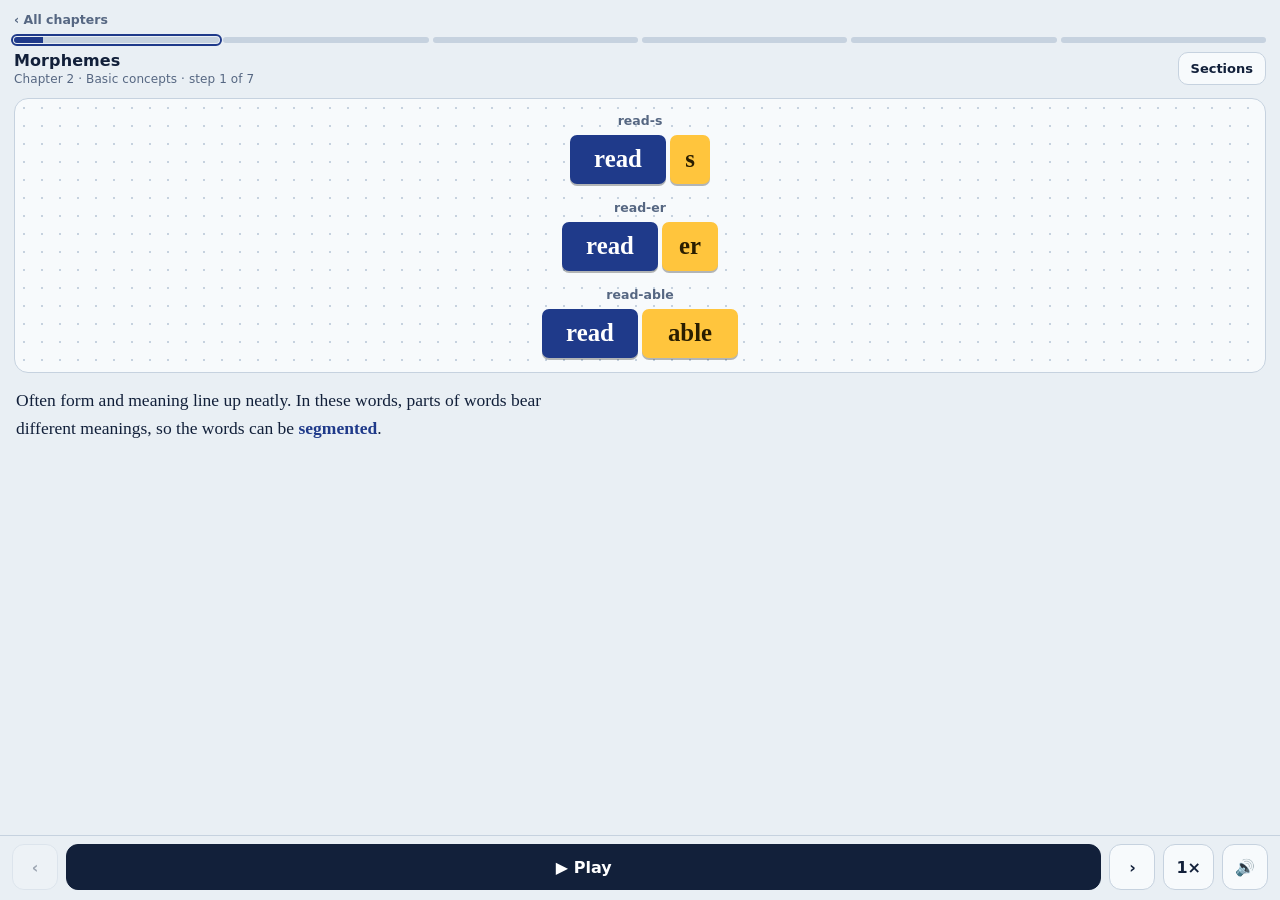
<file: ch2/index.html>
<!doctype html>
<html lang="en">
<head>
<meta charset="utf-8">
<meta name="viewport" content="width=device-width, initial-scale=1, viewport-fit=cover">
<meta name="color-scheme" content="light dark">
<title>Chapter 2 · Basic concepts · Understanding Morphology</title>
<link rel="stylesheet" href="../assets/lesson.css">
</head>
<body>
<script src="../assets/lesson.js"></script>
<script>
const {el,seg,T,tl,R,S,chg,mark,strip,shuffle,Stage,app,quizWidget,labWidget,sort3Widget}=Lesson;
const W=t=>Math.max(1,t.length*0.5+0.4);
const tw=(id,t,k='stem',x={})=>tl(id,t,k,W(t),x);
const L=(s,p,k='stem')=>Array.from(s).map((c,i)=>tl(p+i,c,k,1));

/* Object row + gloss row, columns aligned. list = [[object, gloss, kind], ...] */
function glossRows(list){
  const a=[],b=[];
  list.forEach(([o,g,k],i)=>{const w=Math.max(W(o),W(g)*0.9);
    a.push(tl('o'+i,o,k||'stem',w));b.push(tl('g'+i,g,'plain',w,{enter:'bottom'}));});
  return {a,b};
}

/* ---------- Widget: paradigm tables (Greek filos, Latin insula) ---------- */
function paradigmWidget(box){
  const P=[
   {n:'Greek filos ‘friend’',rows:[['nominative','fílos','fíli'],['accusative','fílo','fílus'],['genitive','fílu','fílon']]},
   {n:'Latin insula ‘island’',rows:[['nominative','insula','insulae'],['accusative','insulam','insulās'],['genitive','insulae','insulārum'],['dative','insulae','insulīs'],['ablative','insulā','insulīs']]}];
  const tabs=el('div','tabs'),holder=el('div'),res=el('div','res');
  box.append(tabs,holder,res);
  const tbs=P.map((p,i)=>{const c=el('button','chip',p.n);c.onclick=()=>draw(i);tabs.append(c);return c;});
  function draw(i){
    tbs.forEach((c,j)=>c.classList.toggle('on',j===i));
    const p=P[i];holder.innerHTML='';
    const t=el('table','tb');t.innerHTML='<tr><th></th><th>singular</th><th>plural</th></tr>';
    const cells=[];
    p.rows.forEach(r=>{const tr=el('tr');tr.append(el('td','',`<small>${r[0]}</small>`));
      [1,2].forEach(k=>{const td=el('td','',r[k]);td.style.cursor='pointer';td.dataset.f=r[k];td.dataset.fn=r[0]+(k===1?' singular':' plural');
        td.onclick=()=>pick(td);cells.push(td);tr.append(td);});t.append(tr);});
    holder.append(t);
    const n=cells.length,d=new Set(cells.map(c=>c.dataset.f)).size;
    function pick(td){
      cells.forEach(c=>{c.style.background=(c.dataset.f===td.dataset.f)?'color-mix(in srgb,var(--var) 22%,transparent)':'';});
      const same=cells.filter(c=>c.dataset.f===td.dataset.f);
      res.innerHTML=same.length>1
        ?`<b>${td.dataset.f}</b> fills ${same.length} cells: ${same.map(c=>c.dataset.fn).join(' and ')}. Same sounds, different grammatical functions, so these are different word-forms.`
        :`<b>${td.dataset.f}</b> expresses just one set of functions: ${td.dataset.fn}.`;
    }
    res.innerHTML=`This paradigm has <b>${n}</b> sets of grammatical functions, so <b>${n} word-forms</b>, but only <b>${d}</b> different sound sequences. Tap a form.`;
  }
  draw(1);
}

/* ---------- Widget: how to read a gloss ---------- */
function glossRulesWidget(box){
  const ul=el('ul','pts');
  [['1','<b>One-to-one.</b> Each element of the example is translated by one element of the gloss. Hyphens separate morphemes in both lines, and the two lines are aligned at the left.'],
   ['2','<b>Value labels.</b> Grammatical elements are not translated but replaced by abbreviated labels (nom, acc, pst, pl…), usually in small capitals.'],
   ['3','<b>Periods</b> join several gloss elements that match one element of the example: a multi-word translation (come.out), several meanings in one affix (gen.pl), or a meaning that cannot be segmented (fig.pl).'],
   ['3b','<b>Person and number</b> go together as 1sg, with no period, because they combine so often.'],
   ['4','<b>Simplifying.</b> When the morpheme division does not matter, periods can be used throughout: bloom.caus.pst. In running text, put the gloss in [square brackets].']]
  .forEach(([a,b])=>ul.append(el('li','',`<span class="pill">${a}</span>${b}`)));
  box.append(ul);
}

/* ---------- Questions ---------- */
const Q={
 ms1:{id:'ms1',q:'Which of these is monomorphemic?',o:['unfriendly','chameleon','readable','nuts'],a:1,
  w:'Cha/meleon gives no meaningful parts: meleon occurs nowhere else, and cha- in charisma, Canadian… shares no meaning with it.'},
 ms2:{id:'ms2',q:'How many morphemes are in un-happi-ness?',o:['1','2','3','4'],a:2,w:'un-, happi- and -ness.'},
 lx1:{id:'lx1',q:'How many word-forms does the Latin paradigm of insula have?',o:['5','7','10','12'],a:2,
  w:'Seven different sequences of sounds, but ten different sets of grammatical functions. Genitive singular and nominative plural are different word-forms that sound alike.'},
 lx2:{id:'lx2',q:'Live, lives, lived and living are…',o:['Four lexemes','Word-forms of one lexeme','One word token','Derived from each other'],a:1,
  w:'They are concrete forms in the paradigm of the lexeme LIVE, the item a dictionary lists once.'},
 lx3:{id:'lx3',q:'The lexeme firewood belongs to which word families?',o:['Only fire','Only wood','Both fire and wood','Neither'],a:2,
  w:'That relation is called compounding.'},
 lx4:{id:'lx4',q:'Why does a dictionary give reader its own entry but not reads?',
  o:['Reads is rare','Complex lexemes denote new, less predictable concepts, while word-forms are mostly predictable','Reader is longer','Dictionaries ignore inflection by accident'],a:1,
  w:'A reader can be a person who reads, but also an academic position or a kind of book. That cannot be predicted from read, so it must be listed.'},
 af1:{id:'af1',q:'In readability, the root is…',o:['read','readable','-able','-ity'],a:0,
  w:'Read cannot be analysed further. Readable is the base for -ity, but it is not a root.'},
 af2:{id:'af2',q:'Italian gatt- (in gatt-i ‘cats’) is…',o:['A prefix','A bound stem','An infix','A suffix'],a:1,
  w:'It is the base, but it cannot stand alone as a word-form: Italian nouns must carry a number ending.'},
 af3:{id:'af3',q:'Tagalog s-um-ulat from sulat ‘write’ shows…',o:['A circumfix','A prefix','An infix','A suffix'],a:2,w:'-um- sits inside the base.'},
 af4:{id:'af4',q:'What is a base?',o:['Always a root','The part an affix attaches to; it can itself be complex','Always a free word','The longest affix'],a:1,
  w:'Base is a relative notion defined against affixes. In activity, active is the base of -ity and act is the base of -ive.'},
 al1:{id:'al1',q:'English plural [s], [z] and [əz] are…',o:['Three different morphemes','Allomorphs of one plural morpheme','Roots','Suppletive allomorphs'],a:1,
  w:'Same meaning, complementary distribution, and similar shapes: phonological allomorphs.'},
 al2:{id:'al2',q:'go → wen-t is an example of…',o:['Phonological allomorphy','Strong suppletion','Weak suppletion','No allomorphy'],a:1,w:'The stem shapes share no form at all.'},
 al3:{id:'al3',q:'In the surface form [taːk] ‘day’, the final k comes from underlying g because…',
  o:['A rule makes voiced obstruents voiceless in syllable-final position','German has no g','The plural is different','Suppletion'],a:0,
  w:'In the plural [taːgə], g is no longer syllable-final, so the rule does not apply.'},
 al4:{id:'al4',q:'Persian plural -an (human nouns) vs -ha (non-human nouns) is…',o:['Phonological conditioning','Lexical conditioning','Morphological conditioning only','No conditioning'],a:1,
  w:'The choice depends on properties of the individual base word, here its meaning.'},
 gl1:{id:'gl1',q:'In insul-ārum island-gen.pl, why is gen.pl joined by a period?',
  o:['One morpheme expresses two meanings at once','It is a mistake','Latin has no hyphen','It marks a prefix'],a:0,w:'-ārum expresses genitive and plural together, and they cannot be segmented.'},
 gl2:{id:'gl2',q:'Why is it written 1sg and not 1.sg?',o:['Person and number combine so often that the period is felt to be redundant','1 is not a number','Because it is a suffix','It is a typo'],a:0,
  w:'This is the convention stated in the Appendix to Chapter 2.'},
 gl3:{id:'gl3',q:'Albanian fik → fiq is glossed fig.sg → fig.pl. The period is there because…',
  o:['The number is expressed in a way that cannot be segmented','Albanian has no plural','fik is a suffix','Hyphens are banned'],a:0,w:'There is no separate piece to which pl can be assigned, so the two meanings are joined by a period.'}
};

/* ---------- Lesson ---------- */
const SECTIONS=[
 {title:'Morphemes',steps:[
  {type:'stage',cap:'Often form and meaning line up neatly. In these words, parts of words bear different meanings, so the words can be <b>segmented</b>.',
   spec:S(R([tw('a','read','stem'),tl('b','s','aff',1)],'read-s'),R([tw('c','read','stem'),tw('d','er','aff')],'read-er'),R([tw('e','read','stem'),tw('f','able','aff')],'read-able'))},
  {type:'stage',cap:'The parts are <b>morphemes</b>: the smallest meaningful constituents of a linguistic expression. A word can have more than two: un-happi-ness.',
   spec:S(R([tw('u','un','aff'),tw('h','happi','stem'),tw('n','ness','aff')],'un-happi-ness: three morphemes'))},
  {type:'stage',cap:'You can divide a phrase in different ways, but only down to morphemes. <b>An unfriendly chameleon</b> can be cut at word level…',
   spec:S(R([tw('p1','an','plain'),tw('p2','unfriendly','plain'),tw('p3','chameleon','plain')],'words'))},
  {type:'stage',cap:'…and <i>unfriendly</i> can be cut further into un + friend + ly.',
   spec:S(R([tw('p1','an','plain'),tw('q1','un','aff'),tw('q2','friend','stem'),tw('q3','ly','aff'),tw('p3','chameleon','plain')],'morphemes'))},
  {type:'stage',cap:'But <b>chameleon</b> cannot be cut. Cha- and meleon carry no meanings of their own (compare charisma, Canadian, caboodle). It is <b>monomorphemic</b>: a morphological atom.',
   spec:S(R([tw('p1','an','plain'),tw('q1','un','aff'),tw('q2','friend','stem'),tw('q3','ly','aff'),tw('r1','cha','bad',{from:'p3'}),tw('r2','meleon','bad',{from:'p3'})],'cha + meleon: no meaning for either part'))},
  {type:'widget',cap:'Cut the words into morphemes. Which one refuses?',
   build:box=>labWidget(box,(()=>{
     const D=[
      ['unfriendliness',['un','friend','li','ness'],['aff','stem','aff','aff'],'Four morphemes.'],
      ['hopelessness',['hope','less','ness'],['stem','aff','aff'],'Three morphemes.'],
      ['earplugs',['ear','plug','s'],['stem','stem','aff'],'Three morphemes: two roots and a plural.'],
      ['rewriting',['re','writ','ing'],['aff','stem','aff'],'Three morphemes. The root shows up as writ- here and write elsewhere.'],
      ['readability',['read','abil','ity'],['stem','aff','aff'],'Three morphemes.'],
      ['chameleon',['cha','meleon'],['bad','bad'],'It cannot be segmented. It is one morpheme.']];
     return D.map(([w,parts,kinds,desc])=>({name:w,lang:parts.join('-'),desc,
       a:S(R([tw('w',w,'plain')],'one word')),
       b:S(R(parts.map((p,i)=>tw('p'+i,p,kinds[i],{from:'w'})),parts.length>1&&kinds[0]!=='bad'?parts.length+' morphemes':'no meaningful parts'))}));})(),'Cut it up','Put it back')},
  {type:'quiz',cap:'Check yourself.',qs:[Q.ms1,Q.ms2]}
 ]},
 {title:'Lexemes and word-forms',steps:[
  {type:'stage',cap:'“Word” has three senses. Take <b>the dog saw the dogs</b>. Each occurrence in a text is a <b>word token</b>: five tokens.',
   spec:S(R([tw('t0','the','plain'),tw('t1','dog','plain'),tw('t2','saw','plain'),tw('t3','the','plain'),tw('t4','dogs','plain')],'5 word tokens'))},
  {type:'stage',cap:'The concrete words you can pronounce are <b>word-forms</b>. <i>The</i> occurs twice but is one word-form: four word-forms.',
   spec:S(R([tw('t0','the','stem'),tw('t1','dog','stem'),tw('t2','saw','stem'),tw('t4','dogs','stem')],'4 word-forms'))},
  {type:'stage',cap:'The abstract dictionary words are <b>lexemes</b> (often written in small capitals). <i>Dogs</i> belongs to DOG and <i>saw</i> to SEE: three lexemes.',
   spec:S(R([tw('t0','THE','lex'),tw('t1','DOG','lex'),tw('t2','SEE','lex')],'3 lexemes'))},
  {type:'stage',cap:'A lexeme is abstract and has no sound of its own. LIVE is just a label for the lexeme. Its word-forms are concrete. The set of word-forms is its <b>paradigm</b>.',
   spec:S(R([tw('L','LIVE','lex')],'lexeme: abstract'),R([tw('a','live','plain'),tw('b','lives','plain'),tw('c','lived','plain'),tw('d','living','plain')],'word-forms: concrete (the paradigm)'))},
  {type:'widget',cap:'A word-form is a lexeme <b>plus a set of grammatical functions</b>. Count the word-forms in two paradigms.',build:paradigmWidget},
  {type:'stage',cap:'Other relations link <b>different lexemes</b>. A set of related lexemes is a <b>word family</b>. Each member gets its own dictionary entry.',
   spec:S(R([tw('a','readable','lex'),tw('b','reader','lex'),tw('c','reread','lex')],'word family of READ'),R([tw('d','unreadable','lex'),tw('e','readability','lex')],''))},
  {type:'stage',cap:'The two kinds of relation have names. <b>Inflection</b>: between the word-forms of a lexeme. <b>Derivation</b>: between the lexemes of a word family. <b>Compounding</b>, as in <i>firewood</i> (fire + wood), puts a lexeme in two families at once. Derivation and compounding are together <b>word formation</b>.',
   spec:S(R([tl('mo','morphology','lex',4.6)],'morphological relationships'),R([tl('inf','inflection','stem',3.4),tl('wf','word formation','mod',5)],'word-form formation  ·  lexeme formation'),R([tl('de','derivation','aff',3.6),tl('cm','compounding','var',4)],'paradigms are inflection; families are derivation'))},
  {type:'widget',cap:'Sort the relationship.',
   build:box=>sort3Widget(box,[
    ['live → lives','inf','Two word-forms of the lexeme LIVE.'],
    ['read → reader','der','READER is a new lexeme with a new meaning.'],
    ['island → islands','inf','Plural form of the same lexeme.'],
    ['logic → logician','der','A new lexeme, and not predictable (not *logicist).'],
    ['fire + wood → firewood','cmp','Two lexemes combine, so the new lexeme is in both families.'],
    ['live → living','inf','Another word-form of LIVE.'],
    ['logic → illogical','der','Different lexeme, with a new concept.']],
    {inf:'Inflection',der:'Derivation',cmp:'Compounding'})},
  {type:'quiz',cap:'Check yourself.',qs:[Q.lx1,Q.lx2,Q.lx3,Q.lx4]}
 ]},
 {title:'Affixes, bases, roots',steps:[
  {type:'widget',cap:'<b>Affixes</b> are short morphemes with abstract meaning that cannot occur alone. They are named by position relative to the <b>base</b>.',
   build:box=>labWidget(box,[
    {name:'Suffix',lang:'Russian · case',desc:'<span class="w">ruk → ruk-a</span> ‘hand’ (nominative). A suffix <b>follows</b> the base.',
     a:S(R(L('ruk','r'),'base')),b:S(R([...L('ruk','r'),tl('a','a','aff',1,{enter:'right'})],'suffix'))},
    {name:'Prefix',lang:'Nahuatl · possessor',desc:'<span class="w">cal → no-cal</span> ‘my house’. A prefix <b>precedes</b> the base.',
     a:S(R(L('cal','c'),'base')),b:S(R([tl('no','no','aff',1.4,{enter:'left'}),...L('cal','c')],'prefix'))},
    {name:'Infix',lang:'Tagalog',desc:'<span class="w">sulat → s-um-ulat</span> ‘write’. An infix sits <b>inside</b> the base.',
     a:S(R(L('sulat','s'),'base')),b:S(R((()=>{const l=L('sulat','s');return [l[0],tl('um','um','aff',1.6,{enter:'top'}),...l.slice(1)];})(),'infix'))},
    {name:'Circumfix',lang:'German · participle',desc:'<span class="w">fahr → ge-fahr-en</span> ‘driven’. A circumfix goes on <b>both sides</b> of the base.',
     a:S(R(L('fahr','f'),'base')),b:S(R([tl('ge','ge','aff',1.4,{enter:'left'}),...L('fahr','f'),tl('en','en','aff',1.4,{enter:'right'})],'circumfix'))}],
    'Add the affix','Remove it')},
  {type:'stage',cap:'Bases can be complex. The root <b>act</b> cannot be analysed further.',
   spec:S(R([tw('act','act','stem')],'root: act'))},
  {type:'stage',cap:'Add -ive: <b>act</b> is the base of -ive.',
   spec:S(R([tw('act','act','stem'),tw('ive','ive','aff',{enter:'right'})],'active',[{id:'b1',from:0,to:1,lvl:1,label:'active'}]))},
  {type:'stage',cap:'Add -ity: now <b>active</b> is the base of -ity, though it is not a root. “Base” is a relative notion; “root” is not.',
   spec:S(R([tw('act','act','stem'),tw('ive','ive','aff'),tw('ity','ity','aff',{enter:'right'})],'activity',[{id:'b1',from:0,to:1,lvl:1,label:'base of -ity: active'},{id:'b2',from:0,to:2,lvl:2,label:'activity'}]))},
  {type:'stage',cap:'A base may or may not be a word-form. English <b>cat</b> is both the base of cats and a word-form. In Italian, nouns must carry a number ending, so <b>gatt-</b> is a <b>bound stem</b>.',
   spec:S(R([tw('e1','cat','ok'),tl('e2','s','aff',1)],'English cat-s: cat can stand alone'),R([tw('g1','gatt','bad'),tl('g2','o','aff',1)],'Italian gatt-o ‘cat’'),R([tw('g3','gatt','bad'),tl('g4','i','aff',1)],'gatt-i ‘cats’'))},
  {type:'stage',cap:'The root/affix line is sometimes blurry. English <b>bio-</b> and <b>-crat</b> occur only in compounds, yet have concrete meanings and are not short. The book treats them as bound stems. (Bella Coola has body-part suffixes that are a similar borderline case.)',
   spec:S(R([tw('a','bio','var'),tw('b','rhythm','stem')],'biorhythm'),R([tw('c','techno','var'),tw('d','crat','var')],'technocrat'))},
  {type:'quiz',cap:'Check yourself.',qs:[Q.af1,Q.af2,Q.af3,Q.af4]}
 ]},
 {title:'Allomorphs',steps:[
  {type:'widget',cap:'A single morpheme can have several shapes: <b>allomorphs</b>. The English plural is [s], [z] or [əz]. Which one appears depends on the final sound of the stem.',
   build:box=>labWidget(box,(()=>{
     const D=[['cat','[t] is a voiceless non-sibilant obstruent','s','s'],['dog','[g] is voiced, not a sibilant: “elsewhere”','z','z'],['face','[s] is a sibilant','əz','əz'],['bush','[ʃ] is a sibilant','əz','əz'],
      ['book','[k] is a voiceless non-sibilant obstruent','s','s'],['bag','[g] is voiced: “elsewhere”','z','z'],['key','a vowel: “elsewhere”','z','z'],['church','[tʃ] is a sibilant','əz','əz']];
     return D.map(([w,why,al,shown])=>({name:w,lang:'English plural of '+w,desc:`<span class="w">${w}</span>: ${why}, so the allomorph is <b>[${al}]</b>.`,
       a:S(R([tw('w',w,'stem')],'base')),b:S(R([tw('w',w,'stem'),tl('al',shown,'aff',1.5,{enter:'right'})],'plural [-'+al+']'))}));})(),'Add the plural','Undo')},
  {type:'widget',cap:'More allomorphs. Korean accusative has two (after a consonant or a vowel). Turkish ‘my’ has five, chosen by the stem’s final vowel or by a vowel ending.',
   build:box=>labWidget(box,[
    {name:'Korean ton',lang:'accusative · consonant-final',desc:'<span class="w">ton-ul</span> ‘money-acc’: <b>-ul</b> after a consonant.',a:S(R([tw('w','ton','stem')],'base')),b:S(R([tw('w','ton','stem'),tl('al','ul','aff',1.4,{enter:'right'})],'-ul'))},
    {name:'Korean tali',lang:'accusative · vowel-final',desc:'<span class="w">tali-lul</span> ‘leg-acc’: <b>-lul</b> after a vowel.',a:S(R([tw('w','tali','stem')],'base')),b:S(R([tw('w','tali','stem'),tl('al','lul','aff',1.6,{enter:'right'})],'-lul'))},
    {name:'Turkish ev',lang:'‘my’ · stem vowel e',desc:'<span class="w">ev-im</span> ‘my house’: <b>-im</b> (the same after i, as in dil-im).',a:S(R([tw('w','ev','stem')],'base')),b:S(R([tw('w','ev','stem'),tl('al','im','aff',1.4,{enter:'right'})],'-im'))},
    {name:'Turkish köy',lang:'‘my’ · stem vowel ö',desc:'<span class="w">köy-üm</span> ‘my village’: <b>-üm</b> (also after ü, as in gün-üm).',a:S(R([tw('w','köy','stem')],'base')),b:S(R([tw('w','köy','stem'),tl('al','üm','aff',1.4,{enter:'right'})],'-üm'))},
    {name:'Turkish yol',lang:'‘my’ · stem vowel o',desc:'<span class="w">yol-um</span> ‘my way’: <b>-um</b> (also after u, as in tuz-um).',a:S(R([tw('w','yol','stem')],'base')),b:S(R([tw('w','yol','stem'),tl('al','um','aff',1.4,{enter:'right'})],'-um'))},
    {name:'Turkish ad',lang:'‘my’ · stem vowel a',desc:'<span class="w">ad-ım</span> ‘my name’: <b>-ım</b> (also after ı, as in kız-ım).',a:S(R([tw('w','ad','stem')],'base')),b:S(R([tw('w','ad','stem'),tl('al','ım','aff',1.4,{enter:'right'})],'-ım'))},
    {name:'Turkish baba',lang:'‘my’ · vowel-final stem',desc:'<span class="w">baba-m</span> ‘my father’: just <b>-m</b> after a vowel.',a:S(R([tw('w','baba','stem')],'base')),b:S(R([tw('w','baba','stem'),tl('al','m','aff',1,{enter:'right'})],'-m'))}],
    'Add the suffix','Undo')},
  {type:'stage',cap:'Linguists often picture <b>one underlying form</b> that rules reshape. German: a voiced obstruent becomes voiceless in syllable-final position. Underlying <b>[taːg]</b> ‘day’.',
   spec:S(R([tl('t','t','stem'),tl('a','aː','stem',1.3),tl('g','g','stem')],'underlying: [taːg]'))},
  {type:'stage',cap:'The rule applies: the final g becomes k. The pronounced <b>surface</b> form is [taːk].',
   spec:S(R([tl('t','t','stem'),tl('a','aː','stem',1.3),tl('g','k','mod')],'surface: [taːk]'))},
  {type:'stage',cap:'In the plural [taːg-ə] the g is no longer syllable-final, so the rule does not apply. One underlying form, two surface shapes.',
   spec:S(R([tl('t','t','stem'),tl('a','aː','stem',1.3),tl('g','g','stem'),tl('e','ə','aff',1,{enter:'right'})],'surface: [taːgə] ‘days’'))},
  {type:'stage',cap:'Russian works similarly: o/e in the last stem syllable drops before a vowel-initial suffix. Underlying <b>zamok-i</b> ‘castles’…',
   spec:S(R([...L('zam','z'),tl('zo','o','stem',1),tl('zk','k','stem',1),tl('zi','i','aff',1)],'underlying: zamok-i'))},
  {type:'stage',cap:'…becomes <b>zamk-i</b>. In the singular <i>zamok</i> nothing follows the stem, so the rule does not apply.',
   spec:S(R([...L('zam','z'),tl('zk','k','stem',1),tl('zi','i','aff',1)],'surface: zamk-i'))},
  {type:'stage',cap:'Not all allomorphs look alike. <b>Suppletive</b> allomorphs differ in pronunciation. Strong suppletion shares nothing: go/wen-t, good/bett-er, Russian čelovek/ljud-i.',
   spec:S(R([tw('a1','go','stem'),tw('a2','wen-t','var')],'English go → went'),R([tw('b1','good','stem'),tw('b2','bett-er','var')],'good → better'),R([tw('c1','čelovek','stem'),tw('c2','ljud-i','var')],'Russian ‘person’ → ‘people’'))},
  {type:'widget',cap:'Phonological alternation or suppletion? The line is a <b>continuum</b>. Buy/bought sits in the middle: weak suppletion.',
   build:box=>sort3Widget(box,[
    ['[taːk] / [taːg-ə] ‘day’','ph','A pronunciation rule explains it.'],
    ['zamok / zamk-i','ph','The o drops by a rule.'],
    ['buy / bought','weak','Some similarity, but no phonological rule describes it.'],
    ['catch / caught','weak','Some similarity, but no phonological rule describes it.'],
    ['go / wen-t','strong','No similarity at all.'],
    ['good / bett-er','strong','No similarity at all.']],
    {ph:'Phonological',weak:'Weak suppletion',strong:'Strong suppletion'})},
  {type:'widget',cap:'What <b>selects</b> the allomorph? Phonological context, morphological context (usually grammatical function), or the individual word.',
   build:box=>sort3Widget(box,[
    ['English plural [s] / [z] / [əz]','phon','The final sound of the stem decides.'],
    ['Korean -ul (after C) / -lul (after V)','phon','The preceding sound decides.'],
    ['Spanish ir / va- / fu- ‘go’','morph','The tense or aspect decides: infinitive and future ir, present va-, perfective past fu-.'],
    ['Persian -an (human) / -ha (non-human)','lex','The nature of the base noun, here semantic, decides.'],
    ['English past participle -en vs -ed','lex','Speakers must learn which verbs take which one.']],
    {phon:'Phonological',morph:'Morphological',lex:'Lexical'})},
  {type:'quiz',cap:'Check yourself.',qs:[Q.al1,Q.al2,Q.al3,Q.al4]}
 ]},
 {title:'Glosses',steps:[
  {type:'widget',cap:'Appendix: reading <b>interlinear morpheme-by-morpheme glosses</b> (based on the Leipzig Glossing Rules).',build:glossRulesWidget},
  {type:'widget',cap:'See each rule at work: tap an example, then add its gloss.',
   build:box=>labWidget(box,(()=>{
     const D=[
      ['Tzutujil','compl-1sg-sleep','person and number written together as 1sg','<span class="w">x-in-wari</span> ‘I slept’. Hyphens match one-to-one.',[['x','compl','aff'],['in','1sg','aff'],['wari','sleep']]],
      ['Japanese','bloom-caus-pst','hyphens separate morphemes','<span class="w">sak-ase-ta</span> ‘made to bloom’, as in <i>Taroo ga hana o migotoni sak-ase-ta</i>.',[['sak','bloom'],['ase','caus','aff'],['ta','pst','aff']]],
      ['Latin','island-gen.pl','period: two meanings in one piece','<span class="w">insul-ārum</span> ‘of the islands’: one suffix, two meanings.',[['insul','island'],['ārum','gen.pl','aff']]],
      ['Turkish','come.out-inf','period: a two-word translation','<span class="w">çık-mak</span> ‘to come out’: one element, a two-word translation.',[['çık','come.out'],['mak','inf','aff']]],
      ['Albanian','fig.sg · fig.pl','period: cannot be segmented','<span class="w">fik → fiq</span> ‘fig(s)’: number is not a separate piece.',[['fik','fig.sg'],['fiq','fig.pl']]]];
     return D.map(([n,lang,_,desc,cols])=>{const g=glossRows(cols);
       return {name:n,lang:lang,desc,a:S(R(g.a,'example')),b:S(R(g.a,'example'),R(g.b,'gloss'))};});})(),'Add the gloss','Hide the gloss')},
  {type:'quiz',cap:'Check yourself.',qs:[Q.gl1,Q.gl2,Q.gl3]}
 ]},
 {title:'Practice',steps:[
  {type:'widget',cap:'Exercise 1: Somali plurals. Four allomorphs appear in the data. A hypothesis that fits all twelve words in the exercise is that the allomorph depends on the <b>shape of the stem</b>. (The exercise notes the real conditions are more complex.) Choose the plural allomorph.',
   build:box=>sort3Widget(box,[
    ['awowe → awowayaal','yaal','A stem ending in e: the e drops and -ayaal is added.'],
    ['beed → beedad','aC','A one-syllable stem ending in a consonant: -a plus a copy of the last consonant.'],
    ['miis → miisas','aC','A one-syllable consonant-final stem: -a plus a copy of the last consonant (s).'],
    ['cashar → casharro','Co','A two-syllable consonant-final stem: the last consonant is doubled and o added.'],
    ['shabeel → shabeello','Co','A two-syllable consonant-final stem: the last consonant is doubled and o added.'],
    ['xidid → xididdo','Co','Same pattern as cashar: the d is doubled and o added.'],
    ['ilmo → ilmooyin','ooyin','A stem ending in o: the o is replaced by -ooyin.'],
    ['qado → qadooyin','ooyin','A stem ending in o: the o is replaced by -ooyin.'],
    ['waraabe → waraabayaal','yaal','A stem ending in e: the e drops and -ayaal is added.']],
    {aC:'-aC: a + copied last consonant',Co:'-Co: doubled consonant + o',yaal:'-ayaal (final e drops)',ooyin:'-ooyin (final o drops)'})},
  {type:'widget',cap:'<b>Summary of Chapter 2.</b> Three notions of word: the <b>token</b>, the <b>lexeme</b> (abstract) and the <b>word-form</b> (concrete). <b>Inflection</b> relates the word-forms of a lexeme, <b>derivation</b> relates lexemes. Morphemes are <b>affixes</b> (short, abstract, bound) or <b>roots</b> (longer, concrete). Morphemes with several shapes have <b>allomorphs</b>, phonological or suppletive (strong or weak), conditioned by phonology, morphology or the individual word.',
   build:box=>box.append(el('p','res','Next: Chapter 3 looks at morphological rules, where Definition 2 starts to strain.'))}
 ]}
];

Lesson.start({label:'Chapter 2 · Basic concepts',sections:SECTIONS});
</script>
</body>
</html>
</file>
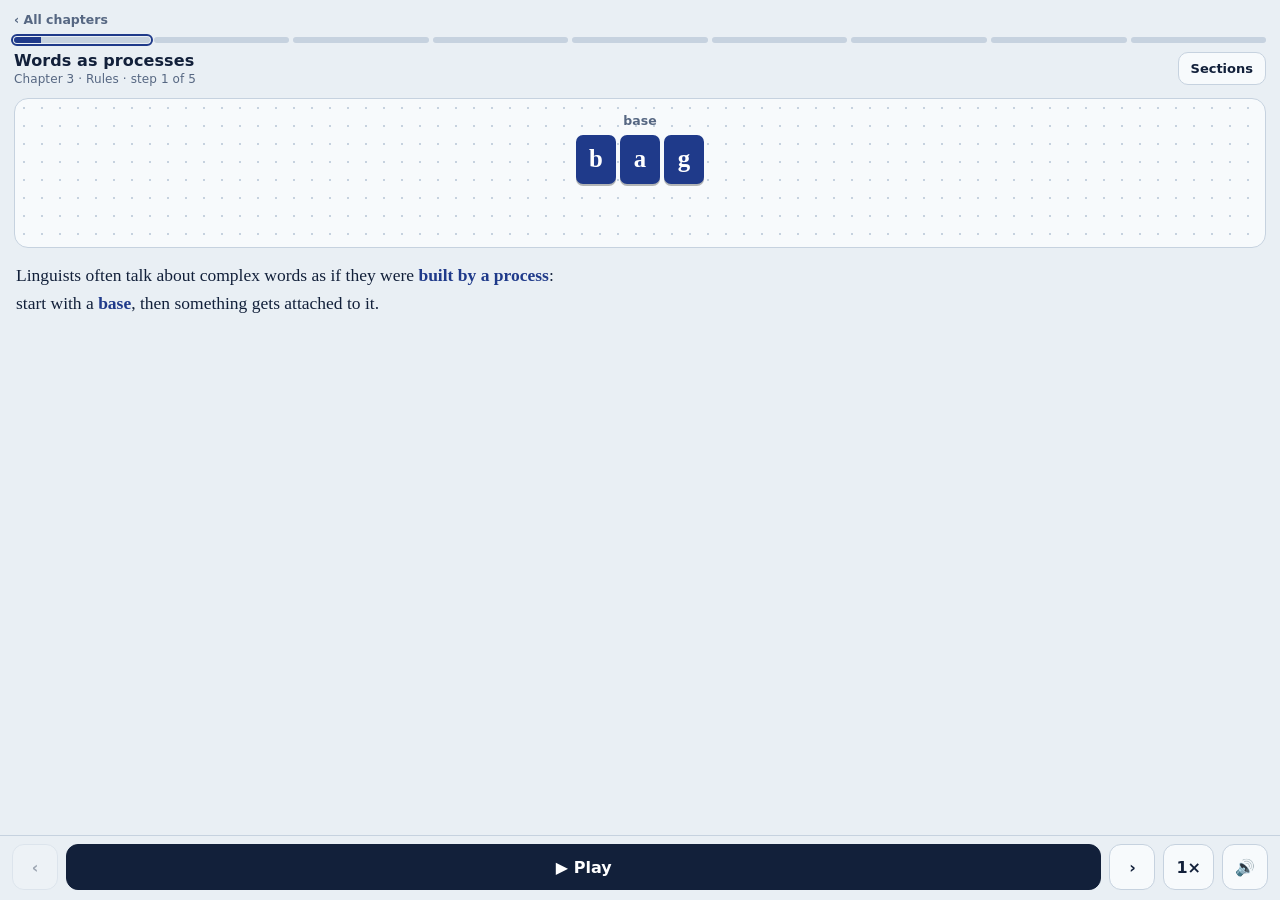
<file: ch3/index.html>
<!doctype html>
<html lang="en">
<head>
<meta charset="utf-8">
<meta name="viewport" content="width=device-width, initial-scale=1, viewport-fit=cover">
<meta name="color-scheme" content="light dark">
<title>Chapter 3 · Rules · Understanding Morphology</title>
<link rel="stylesheet" href="../assets/lesson.css">
</head>
<body>
<script src="../assets/lesson.js"></script>
<script>
const {el,seg,T,tl,R,S,chg,mark,strip,shuffle,Stage,app,quizWidget,labWidget,sort3Widget}=Lesson;
/* Affix builder */
function affixWidget(box){
  const AFF=[
    {id:'un',t:'un-',pre:true,need:'A',not:'[— A]'},
    {id:'non',t:'non-',pre:true,need:'N',not:'[— N]'},
    {id:'able',t:'-able',pre:false,need:'V',not:'[V —]'},
    {id:'ful',t:'-ful',pre:false,need:'N',not:'[N —]'}];
  const BASE=[{t:'kind',c:'A'},{t:'intelligent',c:'A'},{t:'grass',c:'N'},{t:'achiever',c:'N'},{t:'wash',c:'V'},{t:'do',c:'V'}];
  const NAME={A:'adjective',N:'noun',V:'verb'};
  const ca=el('div','chips'),cb=el('div','chips'),host=el('div','stage'),res=el('div','res','Pick an affix and a base.');
  box.append(el('p','gl','1 · Affix'),ca,el('p','gl','2 · Base'),cb,host,res);
  const st=new Stage(host);let a=null,b=null,tm=null;
  const ea=AFF.map((x,i)=>{const c=el('button','chip',x.t);c.onclick=()=>{a=x;sync();};ca.append(c);return c;});
  const eb=BASE.map((x,i)=>{const c=el('button','chip',x.t);c.onclick=()=>{b=x;sync();};cb.append(c);return c;});
  function sync(){
    ea.forEach((c,i)=>c.classList.toggle('on',a===AFF[i]));eb.forEach((c,i)=>c.classList.toggle('on',b===BASE[i]));
    if(!a||!b){return;}
    clearTimeout(tm);
    const aT=tl('af',a.t,'aff',a.t.length*0.55+.6),bT=tl('bs',b.t,'stem',b.t.length*.55+.7,{sub:b.c});
    const sp=tl('sp','','sp',.8);
    const apart=a.pre?[aT,sp,bT]:[bT,sp,aT];
    st.set(S(R(apart,'the base is a '+NAME[b.c])));
    const ok=(a.need===b.c);
    tm=setTimeout(()=>{
      if(ok){const joined=a.pre?[aT,bT]:[bT,aT];
        st.set(S(R(joined,'possible word')));
        const w=a.pre?(a.id==='non'?'non-':a.t.replace('-',''))+b.t:b.t+a.t.replace('-','');
        res.className='res good';
        res.innerHTML=`<span class="w">${w}</span> is a possible word. ${a.t} has the combinatory potential <b>${a.not}</b>, and ${b.t} is a ${NAME[b.c]}. <br><small>“Possible” is not the same as “already in use”: that question comes back in Chapter 6 (productivity).</small>`;
      }else{
        st.set(S(R([aT,sp,tl('x','✗','bad',1)],'no match')));
        res.className='res bad';
        let extra='';
        if(a.id==='non'&&b.c==='A')extra=' (The book notes non- takes adjectives only reluctantly: *non-kind, ??non-intelligent.)';
        else if(a.id==='un'&&b.c==='V')extra=' (Verbs like <i>undo</i> come from a different, reversing un-.)';
        else if(a.id==='able'&&b.t==='intelligent')extra=' Hence *intelligentable.';
        else if(a.id==='un'&&b.t==='grass')extra=' Hence *ungrass (7UP’s “uncola” broke this on purpose).';
        res.innerHTML=`${a.t} needs <b>${a.not}</b>, but ${b.t} is a ${NAME[b.c]}.${extra}`;
      }
    },900);
  }
}

/* Schema matcher */
function schemaWidget(box){
  const WORDS=[
    ['bags',['b','æ','g','z'],true],['keys',['k','iː','z'],true],['gods',['g','ɑ','d','z'],true],['ribs',['r','ɪ','b','z'],true],
    ['bones',['b','oʊ','n','z'],true],['gems',['dʒ','ɛ','m','z'],true],['cats',['k','æ','t','s'],false],['feet',['f','iː','t'],false]];
  const host=el('div','stage'),chips=el('div','chips'),res=el('div','res','Tap a word to test it against the schema.');
  box.append(el('p','gl','Schema: /Xz/ᴺ · ‘plurality of xs’'),chips,host,res);
  const st=new Stage(host);
  WORDS.forEach(([w,ph,ok],i)=>{
    const c=el('button','chip',w);
    c.onclick=()=>{[...chips.children].forEach(x=>x.classList.remove('on'));c.classList.add('on');c.classList.add('done');
      const base=ph.map((p,j)=>tl('p'+j,p,'plain',Math.max(1,p.length*.6+.4)));
      st.set(S(R(base,'/'+ph.join('')+'/')));
      setTimeout(()=>{
        if(ok){const body=base.slice(0,-1).map(t=>({...t,k:'stem'}));
          st.set(S(R([tl('X','X','var',Math.max(1.6,body.length*.8)),{...base[base.length-1],k:'aff'}],'match: X = /'+ph.slice(0,-1).join('')+'/, then /z/')));
          res.className='res good';res.innerHTML=`<span class="w">${w}</span> matches /Xz/ᴺ and is subsumed by the schema.`;}
        else{st.set(S(R(base.map(t=>({...t,k:'bad'})),'no /z/ at the end')));
          res.className='res bad';
          res.innerHTML=w==='feet'?`<span class="w">feet</span> is a plural noun, but its sound shape does not fit the schema. It needs its own entry.`
            :`<span class="w">cats</span> ends in /s/, not /z/, so this particular schema does not subsume it.`;}
      },800);};
    chips.append(c);});
}

/* Cross-formation table */
function crossWidget(box){
  const D=[['attract','attraction','attractive'],['suggest','suggestion','suggestive'],['prohibit','prohibition','prohibitive'],
    ['elude',null,'elusive'],['insert','insertion',null],['discuss','discussion',null],[null,'illusion','illusive'],[null,'aggression','aggressive']];
  const t=el('table','tb');t.innerHTML='<tr><th>verb</th><th>-ion noun</th><th>-ive adjective</th></tr>';
  const res=el('div','res','Tap a row to see which rules link its words.');
  D.forEach(r=>{const tr=el('tr','row');r.forEach(c=>tr.append(el('td',c?'':'gap',c||'—')));
    tr.onclick=()=>{[...t.querySelectorAll('tr.row')].forEach(x=>x.classList.remove('on'));tr.classList.add('on');
      const [v,n,a]=r;
      if(v&&n&&a)res.innerHTML='All three words exist, so the two ordinary rules cover it: <b>/X/ᵥ ⇔ /Xion/ᴺ</b> and <b>/X/ᵥ ⇔ /Xive/ᴬ</b>.';
      else if(!v)res.innerHTML=`No verb here, yet <i>${n}</i> and <i>${a}</i> are clearly related. The word-based model links them <b>directly</b> with <b>/Xion/ᴺ ⇔ /Xive/ᴬ</b>, a cross-formation. A morpheme-based analysis has to invent a root that never occurs on its own.`;
      else res.innerHTML=`Only ${n||a} has a partner here: one of the ordinary verb rules links <i>${v}</i> to <i>${n||a}</i>. The gap is a missing word, not a failure of the rule.`;};
    t.append(tr);});
  box.append(t,res);
}

/* Pig Latin */
function pigWidget(box){
  const host=el('div','stage'),inp=el('input');inp.type='text';inp.value='star';inp.maxLength=9;inp.setAttribute('aria-label','Word');
  inp.autocapitalize='off';inp.autocomplete='off';
  const btn=el('button','btn','Move the sounds'),res=el('div','res');
  box.append(host,el('div','chips'),res);box.children[1].append(inp,btn);
  const st=new Stage(host);let tm=null;const V='aeiou';
  function run(){
    clearTimeout(tm);const w=(inp.value||'star').toLowerCase().replace(/[^a-z]/g,'')||'star';
    const ls=w.split('');const base=ls.map((c,i)=>tl('L'+i,c,'stem'));
    st.set(S(R(base,'English: '+w)));
    let k=0;while(k<ls.length&&!V.includes(ls[k]))k++;
    tm=setTimeout(()=>{
      if(k===0){const add=['s','a','y'].map((c,i)=>tl('A'+i,c,'aff',1,{enter:'right'}));
        st.set(S(R([...base,...add],'starts with a vowel: add “say”')));res.className='res good';
        res.innerHTML=`<span class="w">${w}</span> → <span class="w">${w}say</span>`;}
      else{const moved=base.slice(0,k).map(t=>({...t,k:'mod'})),rest=base.slice(k);
        const add=['a','y'].map((c,i)=>tl('A'+i,c,'aff',1,{enter:'right'}));
        st.set(S(R([...rest,...moved,...add],'consonants jump to the end, then “ay”')));res.className='res good';
        res.innerHTML=`<span class="w">${w}</span> → <span class="w">${rest.map(t=>t.t).join('')+moved.map(t=>t.t).join('')}ay</span><br><small>The first sounds travel across the whole word. Metathesis in real languages only swaps neighbours, so no natural morphology is known to do this.</small>`;}
    },900);
  }
  btn.onclick=run;inp.addEventListener('keydown',e=>{if(e.key==='Enter')run();});
  requestAnimationFrame(run);
}

/* Compare */
function compareWidget(box){
  const D={
    m:{n:'Morpheme-based',pts:[
      'One kind of entry (morphemes) and one operation (concatenation). Very restrictive.',
      'Explains directly why concatenation is the commonest pattern, and mirrors syntax: strings plus hierarchical structure.',
      'Base modification and conversion need zero affixes and ad hoc allomorphy.',
      'Back-formation and cross-formation are awkward.',
      'Rules out Pig Latin-style long-distance moves automatically.']},
    w:{n:'Word-based',pts:[
      'Word-schemas related by correspondences. Any change (add, delete, shift, copy) can be a rule.',
      'Handles non-concatenative patterns, back-formation and cross-formation naturally.',
      'A “morpheme” is just one kind of schema, with no special status.',
      'Not restrictive: it could describe patterns no language has.',
      'Concatenation is common for historical reasons outside the model (free words fuse into affixes).']}};
  const tabs=el('div','tabs'),body=el('div');
  const tm=el('button','chip on','Morpheme-based'),tw=el('button','chip','Word-based');tabs.append(tm,tw);
  const draw=k=>{tm.classList.toggle('on',k==='m');tw.classList.toggle('on',k==='w');
    body.innerHTML='<ul class="pts">'+D[k].pts.map(p=>`<li>${p}</li>`).join('')+'</ul>';};
  tm.onclick=()=>draw('m');tw.onclick=()=>draw('w');draw('m');
  box.append(tabs,body,el('p','res','Neither model is simply better: it is a trade-off between <b>restrictiveness</b> and <b>empirical adequacy</b>. The book leans toward the word-based view if outside explanations cover the gap.'));
}

/* Sort: morphology or not */
function sortWidget(box){
  const ITEMS=[['unhappy',true,'un- + happy: a recurring bit of form and meaning shared with other words.'],
    ['NATO',false,'An acronym. It makes a new word, but one that means the same as the longer name.'],
    ['bags',true,'bag + -s: a regular morphological pattern.'],
    ['fridge',false,'A clipping of refrigerator. Shorter, same meaning.'],
    ['hammer (verb)',true,'Conversion from the noun hammer: morphological, even though the form does not change.'],
    ['smog',false,'A blend of smoke and fog. A new word, outside morphology as the book defines it.'],
    ['infotainment',false,'A blend of information and entertainment.']];
  let i=0,right=0;const wrap=el('div');box.append(wrap);
  function draw(){
    wrap.innerHTML='';
    if(i>=ITEMS.length){wrap.append(el('p','res good',`Done: <b>${right} of ${ITEMS.length}</b> correct.`));
      const b=el('button','btn ghost','Try again');b.onclick=()=>{i=0;right=0;draw();};wrap.append(b);return;}
    const [w,m,why]=ITEMS[i];
    wrap.append(el('p','qn',`Word ${i+1} of ${ITEMS.length}`),el('p','qq',`<span style="font-family:var(--serif);font-size:24px">${w}</span>`));
    const fb=el('p','fb');fb.hidden=true;const nx=el('button','btn','Next');nx.hidden=true;nx.onclick=()=>{i++;draw();};
    const row=el('div','opts');let done=false;
    [['Morphology',true],['Not morphology',false]].forEach(([l,v])=>{const b=el('button','opt',l);
      b.onclick=()=>{if(done)return;done=true;const ok=v===m;if(ok)right++;b.classList.add(ok?'right':'wrong');
        fb.innerHTML=(ok?'<b>Yes.</b> ':'<b>Not quite.</b> ')+why;fb.hidden=false;nx.hidden=false;};row.append(b);});
    wrap.append(row,fb,nx);
  }
  draw();
}

/* Croatian lab */
function croatianWidget(box){
  const K=[['blog',1,'ovi'],['film',1,'ovi'],['park',1,'ovi'],['album',2,'i'],['papir',2,'i'],['razgovor',3,'i'],
    ['golub',2,'ovi'],['jastreb',2,'ovi'],['cent',1,'i'],['dan',1,'i'],['gost',1,'i']];
  const N=[['brag',1],['glik',1],['adret',2],['bakral',2],['mokilar',3]];
  const rule=s=>s===1?'ovi':'i';
  const host=el('div','stage'),chips=el('div','chips'),res=el('div','res','Rule: one-syllable nouns take <b>-ovi</b>, longer ones take <b>-i</b>. Tap a noun to test it.');
  box.append(el('p','gl','Known nouns (singular → plural)'),chips,host,res);
  const st=new Stage(host);
  K.forEach(([w,s,a])=>{const c=el('button','chip',w);
    c.onclick=()=>{[...chips.children].forEach(x=>x.classList.remove('on'));c.classList.add('on','done');
      const p=rule(s),ok=p===a;
      st.set(S(R([...T(w,'k'),tl('sfx','-'+p,'aff',1.8)],`rule predicts (${s} syllable${s>1?'s':''})`),
               R([...T(w,'m'),tl('sfy','-'+a,ok?'aff':'mod',1.8)],'actual plural: '+w+a)));
      res.className='res '+(ok?'good':'bad');
      res.innerHTML=ok?`<span class="w">${w}${a}</span> follows the rule.`
        :`<span class="w">${w}${a}</span> is an <b>exception</b> to the syllable rule. In the book’s data, over 93% of one-syllable nouns follow -ovi, so the rule still looks fundamentally right.`;};
    chips.append(c);});
  const n2=el('div','chips');box.append(el('p','gl','Made-up words (the book’s optional step 5): what plural would you expect?'),n2);
  const out=el('div','res','Pick a made-up noun, then guess the plural.');
  const guess=el('div','chips');
  box.append(guess,out);
  N.forEach(([w,s])=>{const c=el('button','chip',w);
    c.onclick=()=>{[...n2.children].forEach(x=>x.classList.remove('on'));c.classList.add('on');guess.innerHTML='';
      out.className='res';out.innerHTML=`<span class="w">${w}</span> has ${s} syllable${s>1?'s':''}. Which plural feels right?`;
      ['ovi','i'].forEach(g=>{const b=el('button','chip','-'+g);
        b.onclick=()=>{const p=rule(s);
          out.className='res '+(g===p?'good':'bad');
          out.innerHTML=`The rule predicts <span class="w">${w}${p}</span>. ${g===p?'Your guess matches it.':'Your guess differs, which is exactly the kind of result worth noting: do real speakers follow the rule or the exceptions?'}`;
          st.set(S(R([...T(w,'z'),tl('zs','-'+p,'aff',1.8,{enter:'right'})],'rule prediction')));};
        guess.append(b);});};
    n2.append(c);});
}

/* Summary */
function summaryWidget(box){
  box.append(el('ul','pts',`
   <li><b>Patterns:</b> affixation and compounding are concatenative; base modification, reduplication and conversion are not.</li>
   <li><b>Combinatory potential</b> applies to every kind of rule, not just affixes.</li>
   <li><b>Morpheme-based model:</b> restrictive and syntax-like, but needs zero affixes and ad hoc allomorphy.</li>
   <li><b>Word-based model:</b> schemas and correspondences. Better empirical fit, less restrictive.</li>
   <li><b>History</b> can explain why concatenation dominates: free words fuse far more often than sounds swap.</li>`));
  const rows=[];let tot=0,good=0;
  SECTIONS.forEach(s=>{let n=0,g=0;s.steps.forEach(st=>{if(st.type==='quiz')st.qs.forEach(q=>{n++;if(app.score[q.id])g++;});});
    if(n){tot+=n;good+=g;rows.push(`<li>${s.title}: <b>${g}/${n}</b></li>`);}});
  box.append(el('p','res',`<b>Quiz results (first try): ${good} of ${tot}</b><ul class="pts">${rows.join('')}</ul>`));
}

/* ---------- Content ---------- */
const Q={
 i1:{id:'i1',q:'If frequent words are stored in the lexicon, why do we still need morphological rules?',
  o:['Stored words cannot be understood without rules','Speakers keep creating and understanding new complex words','The lexicon contains only roots','Rules are needed to retrieve stored words'],a:1,
  w:'Rules cover the open-ended part of language: new words get built on the spot, and even stored words relate to their bases through the same patterns.'},
 a1:{id:'a1',q:'The notation [V —] for -able says that…',o:['-able attaches after a verb base','-able is itself a verb','-able attaches to any word class','-able comes before its base'],a:0,
  w:'The dash marks the affix and the V marks the class and position of the base: a suffix that selects verbs, as in washable.'},
 a2:{id:'a2',q:'Un- and non- mean almost the same, yet they favour different bases. What does that show?',
  o:['Meaning fully predicts which bases an affix takes','Combinatory potential must be stated separately for each affix','One of them is not a real morpheme','Prefixes ignore word class'],a:1,
  w:'Combinatory potential cannot be read off the meaning, so it is part of what we specify about each affixation process.'},
 b1:{id:'b1',q:'Murle nyoon → nyoo (plural) is an example of…',o:['Metathesis','Subtraction','Reduplication','Conversion'],a:1,w:'The last consonant is deleted, and that deletion signals the plural.'},
 b2:{id:'b2',q:'In armik → armiq, what is the base?',o:['A suffix','armik, the element the operation applies to','armiq','There is no base without an affix'],a:1,
  w:'The revised definition: the base is the element to which a morphological operation applies, so it works for non-concatenative patterns too.'},
 b3:{id:'b3',q:'English díscount (noun) → discóunt (verb) is…',o:['Stress shift','Gemination','Suffixation','Subtraction'],a:0,w:'Nothing is added or removed; the stress moves.'},
 r1:{id:'r1',q:'Somali buug → buugag and fool → foolal use -aC. What is such an element called?',
  o:['A duplifix: a fixed vowel plus a copied consonant','A zero affix','A circumfix','Conversion'],a:0,w:'Part of it is copied from the base (the C) and part is fixed (the a).'},
 r2:{id:'r2',q:'Which of these is conversion?',o:['hammer (noun) → hammer (verb)','smoke + fog → smog','refrigerator → fridge','NATO'],a:0,
  w:'The form stays identical; only word class and meaning change. The other three are word-creation tricks the book places outside morphology.'},
 m1:{id:'m1',q:'Why is a zero plural affix for armik/armiq seen as unsatisfying?',
  o:['Zero affixes are impossible in every language','It must be given the power to trigger palatalization, and nothing motivates that','It cannot be pronounced','It contradicts hierarchical structure'],a:1,
  w:'It is an ad hoc device, and a language with several base-modification patterns would need a different zero affix for each.'},
 m2:{id:'m2',q:'In undoable, the reading ‘unable to be done’ groups the parts as…',o:['[un-do]-able','un-[do-able]','[un-able] do','no grouping at all'],a:1,
  w:'Do and -able form a constituent first (doable), and un- negates the result.'},
 w1:{id:'w1',q:'Which word does NOT match the schema /Xz/ᴺ ‘plurality of xs’?',o:['bags','keys','feet','bones'],a:2,w:'Feet has no final /z/, so its sound shape does not match.'},
 w2:{id:'w2',q:'In the word-based model, a “morpheme” is…',o:['The only basic unit','Just one kind of schema, with no special status','Not allowed','Always a zero form'],a:1,w:'The word is the basic unit; a morpheme is a convenient name for a schema that pairs a segmentable sound with a meaning.'},
 x1:{id:'x1',q:'Why is the verb babysit (from babysitter) a problem for the morpheme-based model?',
  o:['Compounds are built from component lexemes, not derived from other compounds','Babysit has no meaning','-er is not a suffix','English forbids verbs from nouns'],a:0,
  w:'English has no productive noun + verb compounding (*bookread), so babysit can only come from babysitter, which the directionless correspondence allows.'},
 x2:{id:'x2',q:'Illusion and illusive exist, but *illude does not. Which rule links the pair directly?',
  o:['/Xion/ᴺ ⇔ /Xive/ᴬ','/X/ᵥ ⇔ /Xion/ᴺ only','Zero affixation','Metathesis'],a:0,w:'A cross-formation: both schemas contain a constant piece, so no verb root is needed.'},
 t1:{id:'t1',q:'Pig Latin-style moves (star → arstay) are used to argue that…',
  o:['The word-based model is too flexible, not restrictive enough','The morpheme-based model is wrong','Reduplication does not exist','Rules should never be formalised'],a:0,
  w:'Nothing in the word-based model forbids long-distance rearranging, though no natural language seems to do it.'},
 t2:{id:'t2',q:'A word-based explanation for the commonness of concatenation is…',
  o:['Rules can only concatenate','Language history offers many more sources for concatenation than for other patterns','Concatenation is easier to pronounce','Syntax forbids the others'],a:1,
  w:'Free words fusing into affixes (grammaticalization) happens constantly; swapping sounds almost never arises from sound change.'},
 p1:{id:'p1',q:'Yimas manpa → manpawi ‘crocodile(s)’',o:['Suffixation','Reduplication','Vowel change','Subtraction'],a:0,w:'-wi is added after the base.'},
 p2:{id:'p2',q:'Coptic koːt ‘build’ → keːt ‘be built’',o:['Prefixation','Base modification (vowel change)','Conversion','Metathesis'],a:1,w:'Only the vowel quality changes.'},
 p3:{id:'p3',q:'Hausa búgàa → búbbùgáa ‘beat many times’',o:['Reduplication combined with tone change','Only tone change','Only suffixation','Conversion'],a:0,w:'Part of the base is copied, and the tones change as well.'},
 p4:{id:'p4',q:'German finden → gefunden',o:['Prefix ge- plus a vowel change','Only a vowel change','Only conversion','Subtraction'],a:0,w:'Two operations at once: the prefix ge- and the stem vowel i → u.'},
 p5:{id:'p5',q:'Tagalog búhay ‘life’ → buháy ‘alive’ (and gútom/gutóm, tákot/takót)',o:['Stress shift','Gemination','Subtraction','Prefixation'],a:0,w:'The same sounds, with stress moving to the last syllable. Noun becomes adjective.'},
 p6:{id:'p6',q:'Which cross-formation rule covers astronomy–astronomer, philosophy–philosopher, ethnography–ethnographer?',
  o:['/Xy/ᴺ ⇔ /Xer/ᴺ','/X/ᴺ ⇔ /Xer/ᴺ','/XC/ᴺ ⇔ /XCaC/ᴺ','/Xer/ᴺ ⇔ /Xion/ᴺ'],a:0,w:'Both schemas keep a constant piece (-y and -er), and X is astronom-, philosoph-, ethnograph-.'},
 p7:{id:'p7',q:'French plat/platte: why is “subtract the final consonant” an attractive analysis of the masculine?',
  o:['The masculine’s missing consonant is unpredictable, but the feminine shows it, so deleting is easier than guessing what to add','French has no suffixes','Feminine forms are always shorter','Subtraction is the commonest pattern'],a:0,
  w:'This reasoning is the standard argument, not spelled out in the chapter. From the masculine pla you cannot tell whether to add t, d, g or z, but from platte you can simply drop the consonant.'}
};

const SECTIONS=[
{title:'Words as processes',steps:[
 {type:'stage',cap:`Linguists often talk about complex words as if they were <b>built by a process</b>: start with a <b>base</b>, then something gets attached to it.`,spec:S(R(T('bag','b'),'base'))},
 {type:'stage',cap:`Attach <b>-s</b> to bag and you <b>derive</b> bags. “Attaching” and “deriving” are handy ways of describing a pattern in form and meaning. Inflection gets the same wording: warmer is derived from warm.`,
  spec:S(R([...T('bag','b'),tl('s1','s','aff',1,{enter:'right'})],'bag + s → bags'))},
 {type:'stage',cap:`Frequent words are probably <b>stored whole</b> in the lexicon, the mental dictionary, and simply retrieved. No building needed.`,
  spec:S(R([tl('lx','bags','lex',3.4,{from:'b0'})],'in the lexicon: retrieved, not built'))},
 {type:'stage',cap:`But speakers coin and understand brand-new words all the time. That takes <b>rules</b>, and this chapter is about what they look like.`,
  spec:S(R([...T('google','g'),tl('able','-able','aff',2.4,{enter:'right'})],'a new word, built on the spot'))},
 {type:'quiz',cap:'Quick check.',qs:[Q.i1]}
]},
{title:'Affixation and compounding',steps:[
 {type:'stage',cap:`The tidy cases are <b>concatenative</b>: morphemes sit one after another, as prefix + base, base + suffix, or two stems in a <b>compound</b>. Everything else is non-concatenative.`,
  spec:S(R([tl('p1','un-','aff',1.7),tl('p2','happy','stem',2.8)],'prefixation'),R([tl('q1','bag','stem',2),tl('q2','-s','aff',1.3)],'suffixation'),R([tl('r1','cheese','stem',3),tl('r2','board','stem',2.8)],'compounding'))},
 {type:'stage',cap:`An affixation rule also says <b>which bases it accepts</b>: its <b>combinatory potential</b>. The dash stands for the affix; the letter is the base class and shows which side it sits on.`,
  spec:S(R([tl('n1','un-','aff',1.7),tl('n2','[— A]','plain',2.3)],'prefix, adjective base'),R([tl('o1','-able','aff',2),tl('o2','[V —]','plain',2.3)],'suffix, verb base'),
         R([tl('m1','-er','aff',1.7),tl('m2','[A —]','plain',2.3)],'comparative -er'),R([tl('l1','-ful','aff',1.7),tl('l2','[N —]','plain',2.3)],'suffix, noun base'))},
 {type:'widget',cap:`Try combining. Pick an affix, then a base, and see whether the rule lets them join.`,build:affixWidget},
 {type:'quiz',cap:'Two quick checks.',qs:[Q.a1,Q.a2]}
]},
{title:'Base modification',steps:[
 {type:'stage',cap:`Not every pattern <b>adds</b> something. German forms some plurals by fronting the stem vowel. ‘Plural’ goes with a change of vowel quality, yet you cannot cut the word into two morphemes. The book therefore uses the wider term <b>morphological pattern</b>.`,
  spec:S(R(T('Mutter','g'),'singular · mother'),R(mark(chg(T('Mütter','h'),{1:'ü'}),[1]),'plural · mothers'))},
 {type:'stage',cap:`Armik → armiq (Albanian: ‘enemy’ → ‘enemies’). The final consonant is palatalized, with nothing attached. So what is the “base” now?`,
  spec:S(R(mark(T('armik','a'),[4],'stem'),'armik · singular'))},
 {type:'stage',cap:`The old definition (“what an affix attaches to”) no longer fits, so the book redefines it: the <b>base</b> is the element to which a morphological <b>operation</b> applies.`,
  spec:S(R(chg(T('armik','a'),{4:'q'}),'armiq · plural: the operation changed the base'))},
 {type:'widget',cap:`Here is a gallery of <b>base modification</b>: sounds can be changed, weakened, lengthened, shortened, deleted or swapped. Tap an example and watch the operation.`,build:b=>labWidget(b,BASE_EX)},
 {type:'quiz',cap:'Check yourself.',qs:[Q.b1,Q.b2,Q.b3]}
]},
{title:'Reduplication and conversion',steps:[
 {type:'widget',cap:`<b>Reduplication</b> copies part or all of the base. Teal tiles are copies, yellow tiles are fixed material. Tap an example.`,build:b=>labWidget(b,RED_EX)},
 {type:'stage',cap:`Many linguists treat reduplication as affixing a <b>template</b>. In Ponapean the template is CV-: two empty slots in front of the base.`,
  spec:S(R([tl('C','C','ghost',1),tl('V','V','ghost',1),...T('duhp','d')],'template CV- + base duhp ‘dive’'))},
 {type:'stage',cap:`Then the slots are filled by copying from the base. Attaching the template is ordinary concatenation; the copying is less clearly so, and looks more like lengthening.`,
  spec:S(R([tl('C','d','copy',1,{from:'d0'}),tl('V','u','copy',1,{from:'d1'}),...T('duhp','d')],'duduhp · ‘be diving’'))},
 {type:'stage',cap:`<b>Conversion</b> is the limiting case: the form does not change at all. Only word class and meaning do. Here hammer starts as a noun…`,
  spec:S(R([tl('cl','N','var',1),...T('hammer','h')],'noun: a tool'))},
 {type:'stage',cap:`…and becomes a verb meaning ‘use a hammer’. Since there is no form difference, conversion stretches our original definition of morphological structure.`,
  spec:S(R([tl('cl','V','var',1),...T('hammer','h')],'verb: use the tool'))},
 {type:'widget',cap:`Some word-creation tricks are <b>outside</b> morphology: the new word means the same as the longer one. Sort these.`,build:sortWidget},
 {type:'quiz',cap:'Check yourself.',qs:[Q.r1,Q.r2]}
]},
{title:'Morpheme-based model',steps:[
 {type:'stage',cap:`Two approaches to rules. The <b>morpheme-based</b> model treats word building like syntax: rules combine morphemes the way phrase-structure rules combine words.`,
  spec:S(R([tl('mb','morpheme-based','stem',6.2)],'concatenation only, syntax-like'))},
 {type:'stage',cap:`Word-structure rules rewrite one symbol at a time. Start with a <b>word-form</b>…`,spec:S(R([tl('wf','word-form','stem',4.6)],'derive “unhappier”'))},
 {type:'stage',cap:`…which is a stem plus an inflectional suffix.`,spec:S(R([tl('wf','stem','stem',3,{from:'wf'}),tl('in','infl. suffix','stem',4.2,{from:'wf'})],'word-form → stem + inflectional suffix'))},
 {type:'stage',cap:`The stem is a derivational prefix plus a root.`,spec:S(R([tl('wf','deriv. prefix','stem',4.2),tl('rt','root','stem',2.2,{from:'wf'}),tl('in','infl. suffix','stem',4)],'stem → derivational prefix + root'))},
 {type:'stage',cap:`Finally, the symbols are replaced by real morphemes: un-, happy, -er.`,spec:S(R([tl('wf','un-','aff',2),tl('rt','happi','stem',3),tl('in','-er','aff',2)],'unhappier'))},
 {type:'stage',cap:`Morphology also has hierarchy. <b>Undoable</b> is ambiguous. If do and -able group first, it means ‘unable to be done’.`,
  spec:S(R([tl('u','un-','aff',1.8),tl('d','do','stem',1.6),tl('a','-able','aff',2.2)],'undoable',[{id:'g',from:1,to:2,label:'unable to be done'}]))},
 {type:'stage',cap:`If un- and do group first, it means ‘able to be undone’. Same string, two structures, just as in syntax.`,
  spec:S(R([tl('u','un-','aff',1.8),tl('d','do','stem',1.6),tl('a','-able','aff',2.2)],'undoable',[{id:'g',from:0,to:1,label:'able to be undone'}]))},
 {type:'stage',cap:`The weak spot: base modification. To keep concatenation-only, the model says armik takes a <b>zero affix</b> meaning ‘plural’…`,
  spec:S(R([...T('armik','z'),tl('zz','Ø','ghost',1.2,{enter:'right'})],'armik + Ø (plural)'))},
 {type:'stage',cap:`…and that invisible suffix must <b>cause</b> the palatalization. Nothing motivates this, and every other pattern would need its own zero affix. It is an ad hoc device.`,
  spec:S(R([...chg(T('armik','z'),{4:'q'}),tl('zz','Ø','ghost',1.2)],'armiq: but why would Ø do that?'))},
 {type:'quiz',cap:'Check yourself.',qs:[Q.m2,Q.m1]}
]},
{title:'Word-based model',steps:[
 {type:'stage',cap:`The <b>word-based</b> model starts from whole words. These plurals have something in common…`,
  spec:S(R([...T('bag','a'),tl('as','s','aff')],''),R([...T('key','b'),tl('bs','s','aff')],''),R([...T('god','c'),tl('cs','s','aff')],''),R([...T('rib','d'),tl('ds','s','aff')],''))},
 {type:'stage',cap:`The shared part becomes a <b>word-schema</b>: X stands for whatever varies, /z/ is constant, all are nouns meaning ‘plurality of xs’. Words <b>match</b> a schema, and the schema <b>subsumes</b> them.`,
  spec:S(R([tl('X','X','var',1.4,{sub:'N'}),tl('as','z','aff',1,{})],'/Xz/ᴺ · ‘plurality of xs’'))},
 {type:'widget',cap:`Test words against the schema. Not every plural noun matches.`,build:schemaWidget},
 {type:'stage',cap:`A rule is then a <b>correspondence</b> between two schemas: for any noun matching the left one, there is a word matching the right one. Requiring N on the left is the combinatory potential.`,
  spec:S(R([tl('L','X','var',1.2,{sub:'N'}),tl('op','⇔','op',1),tl('R','X','var',1.2,{sub:'N'}),tl('Z','z','aff',1,{enter:'right'})],'/X/ᴺ ⇔ /Xz/ᴺ'))},
 {type:'stage',cap:`Conversion falls out naturally: nothing changes in sound, only class and meaning.`,
  spec:S(R([tl('L','X','var',1.2,{sub:'N'}),tl('op','⇔','op',1),tl('R','X','var',1.2,{sub:'V'})],'/X/ᴺ ⇔ /X/ᵥ · instrument ⇔ use the instrument'))},
 {type:'stage',cap:`Base modification too. Hindi/Urdu shortening links a transitive verb with a long vowel to an intransitive one: maːr ‘kill’, mar ‘die’.`,
  spec:S(R([tl('x1','X','var',1),tl('v1','Vː','mod',1.4),tl('y1','Y','var',1)],'/XVːY/ᵥ · ‘A causes B to happen’'),R([tl('x2','X','var',1),tl('v2','V','mod',1.4),tl('y2','Y','var',1)],'/XVY/ᵥ · ‘B happens’'))},
 {type:'quiz',cap:'Check yourself.',qs:[Q.w1,Q.w2]}
]},
{title:'Where word-based wins',steps:[
 {type:'stage',cap:`<b>Back-formation.</b> Babysitter matches two schemas at once: the noun + noun compound, and the verb + -er agent noun.`,
  spec:S(R([tl('b','baby','stem',2.6),tl('s','sit','stem',1.8),tl('e','er','aff',1.3)],'babysitter'))},
 {type:'stage',cap:`The agent-noun correspondence has a <b>double arrow</b>: it is not directed. So the language can run it backwards and drop -er, giving the verb <b>babysit</b>.`,
  spec:S(R([tl('b','baby','stem',2.6),tl('s','sit','stem',1.8),tl('c','V','var',1)],'babysit (verb), back-formed'))},
 {type:'stage',cap:`English has no productive noun + verb compounding, so a morpheme-based model cannot build these directly. A directionless correspondence explains how babysit arose.`,
  spec:S(R([tl('x1','*bookread','bad',5)],'not formed by any rule'),R([tl('x2','*truckdrive','bad',5)],''),R([tl('x3','babysit','ok',5)],'but this exists'))},
 {type:'widget',cap:`<b>Cross-formation.</b> Even some concatenative patterns work better as direct links between words. Tap the rows.`,build:crossWidget},
 {type:'stage',cap:`Compounds show cross-formation too. Seaman is not “any man connected with the sea”: it names a low-ranking naval member.`,
  spec:S(R([tl('S','sea','stem',2),tl('M','man','stem',2)],'seaman · low-ranking navy member'))},
 {type:'stage',cap:`Airman parallels it for the air force. The most natural analysis is a rule <b>/seaX/ ⇔ /airX/</b> linking the two words directly.`,
  spec:S(R([tl('S','air','mod',2),tl('M','man','stem',2)],'airman · low-ranking air force member'))},
 {type:'quiz',cap:'Check yourself.',qs:[Q.x1,Q.x2]}
]},
{title:'Restrictive or adequate?',steps:[
 {type:'widget',cap:`The word-based model allows rules of any type. The language game <b>Pig Latin</b> shows the cost: consonants jump from the front to the end of the word. Try your own.`,build:pigWidget},
 {type:'widget',cap:`Two models, two sets of strengths. Compare them.`,build:compareWidget},
 {type:'stage',cap:`Why are concatenative patterns so common anyway? Largely <b>history</b>. Spanish cantaré began as two free words, cantare habeo, ‘I have to sing’.`,
  spec:S(R([tl('c','cantare','stem',3.4),tl('h','habeo','aff',2.4)],'free words'))},
 {type:'stage',cap:`The meaning shifted from obligation to future, the infinitive lost its final -e, and the auxiliary was shortened and stuck to the verb.`,
  spec:S(R([tl('c','cantar','stem',3),tl('h','he','aff',1.4)],'reduced'))},
 {type:'stage',cap:`They then fused into one word: <b>cantaré</b>, ‘I will sing’. Such grammaticalization is extremely common, which is why concatenation dominates.`,
  spec:S(R([tl('c','canta','stem',3,{}),tl('h','ré','aff',1.6)],'one word: ‘I will sing’'))},
 {type:'stage',cap:`Non-concatenative patterns often begin as sound changes instead. The English verb house once had a suffix, so its s sat between vowels.`,
  spec:S(R(T('house','n'),'noun: s is word-final'),R([...T('hous','v'),tl('ve','en','aff',1.6)],'old verb: s between vowels'))},
 {type:'stage',cap:`Between vowels, s became z. Then the suffix wore away…`,
  spec:S(R(T('house','n'),'noun: s is word-final'),R([...chg(T('hous','v'),{3:'z'}),tl('ve','en','aff',1.6)],'voicing between vowels'))},
 {type:'stage',cap:`…leaving voicing as the <b>only</b> difference between noun and verb. Plenty of chances for free words to fuse; far fewer for sounds to swap. That is a system-external explanation for what the morpheme model builds into its architecture.`,
  spec:S(R(T('house','n'),'noun: /haʊs/'),R(chg(T('house','v'),{3:'z'}),'verb: /haʊz/'))},
 {type:'quiz',cap:'Check yourself.',qs:[Q.t1,Q.t2]}
]},
{title:'Exercises and Croatian lab',steps:[
 {type:'quiz',cap:`The chapter’s comprehension exercises, as quick questions. Name the operation, or the rule.`,qs:[Q.p1,Q.p2,Q.p3,Q.p4,Q.p5,Q.p6,Q.p7]},
 {type:'widget',cap:`The exploratory exercise: do rules ever fail? In Croatian, masculine hard-stem nouns follow a syllable-count rule, with exceptions.`,build:croatianWidget},
 {type:'widget',cap:`That is chapter 3. Here is what to take away.`,build:summaryWidget}
]}
];

/* examples (defined after helpers) */
const sepT=(id)=>tl(id,'-','op',.5);
var BASE_EX=[
 {name:'German',lang:'Vowel fronting · plural',desc:'<span class="w">Mutter → Mütter</span> ‘mother(s)’. Also Vater → Väter, Garten → Gärten. A back vowel becomes a front vowel.',
  a:S(R(T('Mutter','g'),'singular')),b:S(R(chg(T('Mutter','g'),{1:'ü'}),'plural'))},
 {name:'Albanian',lang:'Palatalization · plural',desc:'<span class="w">armik → armiq</span> ‘enemy/enemies’. Final [k] becomes [c], [g] becomes [ɟ].',
  a:S(R(T('armik','a'),'singular')),b:S(R(chg(T('armik','a'),{4:'q'}),'plural'))},
 {name:'Gaelic',lang:'Weakening · genitive plural',desc:'<span class="w">ceann → cheann</span> ‘head’. An initial stop becomes a fricative.',
  a:S(R(T('ceann','c'),'nominative singular')),b:S(R(chg(T('ceann','c'),{0:'ch'}),'genitive plural'))},
 {name:'Arabic',lang:'Gemination · causative',desc:'<span class="w">darasa → darrasa</span> ‘learn’ → ‘teach’. The second root consonant is lengthened.',
  a:S(R(T('darasa','d'),'learn')),b:S(R([...T('darasa','d').slice(0,3),tl('dx','r','mod',1,{from:'d2'}),...T('darasa','d').slice(3)],'teach'))},
 {name:'Hindi',lang:'Shortening · transitive → intransitive',desc:'<span class="w">maːr → mar</span> ‘kill’ → ‘die’. The long vowel becomes short.',
  a:S(R(mark(T('maːr','h'),[1,2]),'kill')),b:S(R([T('maːr','h')[0],{...T('maːr','h')[1],k:'mod'},T('maːr','h')[3]],'die'))},
 {name:'English stress',lang:'Stress shift · noun → verb',desc:'<span class="w">díscount → discóunt</span>. Same segments; the stressed syllable moves.',
  a:S(R(chg(T('discount','s'),{1:'í'}),'noun')),b:S(R(chg(T('discount','s'),{4:'ó'}),'verb'))},
 {name:'English voicing',lang:'Voicing · noun → verb',desc:'<span class="w">house /haʊs/ → house /haʊz/</span>. Also thief → thieve, wreath → wreathe.',
  a:S(R(['h','a','ʊ','s'].map((c,i)=>tl('v'+i,c,i===3?'mod':'stem')),'noun')),b:S(R(['h','a','ʊ','z'].map((c,i)=>tl('v'+i,c,i===3?'mod':'stem')),'verb'))},
 {name:'Murle',lang:'Subtraction · plural',desc:'<span class="w">nyoon → nyoo</span> ‘lamb(s)’. The last consonant is deleted.',
  a:S(R(mark(T('nyoon','m'),[4]),'singular')),b:S(R(T('nyoon','m').slice(0,4),'plural'))},
 {name:'Clallam',lang:'Metathesis · actual vs non-actual',desc:'<span class="w">qq’í- → qíq’-</span> ‘restrain’. Two <b>neighbouring</b> sounds swap places.',
  a:S(R([tl('c0','q'),tl('c1','q’','stem',1.2),tl('c2','í')],'non-actual')),b:S(R([tl('c0','q'),tl('c2','í','mod'),tl('c1','q’','mod',1.2)],'actual'))},
 {name:'Mixtec',lang:'Tone change · noun → adjective',desc:'<span class="w">káʔba → káʔbá</span> ‘filth’ → ‘dirty’. The tone pattern changes to high–high, and only nouns qualify: combinatory potential again.',
  a:S(R(T('káʔba','x'),'noun')),b:S(R(chg(T('káʔba','x'),{4:'á'}),'adjective'))}
];
var RED_EX=[
 {name:'Malagasy',lang:'Full reduplication · ‘fairly …’',desc:'<span class="w">maimbo → maimbo-maimbo</span> ‘stinky’ → ‘somewhat stinky’. The whole base is copied.',
  a:S(R(T('maimbo','m'),'base')),b:S(R([...T('maimbo','m'),sepT('sp'),...T('maimbo','n','copy').map((t,i)=>({...t,from:'m'+i}))],'reduplicated'))},
 {name:'Ponapean',lang:'CV- prefix · ‘be …ing’',desc:'<span class="w">duhp → du-duhp</span> ‘dive’ → ‘be diving’. A consonant + vowel is copied in front.',
  a:S(R(T('duhp','d'),'base')),b:S(R([tl('c0','d','copy',1,{from:'d0'}),tl('c1','u','copy',1,{from:'d1'}),sepT('sp'),...T('duhp','d')],'reduplicated'))},
 {name:'Mangap-Mbula',lang:'-VC suffix · ‘be …ing’',desc:'<span class="w">kuk → kuk-uk</span> ‘bark’ → ‘be barking’. A vowel + consonant is copied after.',
  a:S(R(T('kuk','k'),'base')),b:S(R([...T('kuk','k'),sepT('sp'),tl('c0','u','copy',1,{from:'k1'}),tl('c1','k','copy',1,{from:'k2'})],'reduplicated'))},
 {name:'Somali',lang:'Duplifix -aC · plural',desc:'<span class="w">buug → buug-ag</span> ‘book(s)’. The suffix mixes a fixed <b>a</b> with a copied final consonant.',
  a:S(R(T('buug','b'),'singular')),b:S(R([...T('buug','b'),sepT('sp'),tl('f','a','aff',1,{enter:'right'}),tl('c','g','copy',1,{from:'b3'})],'plural'))},
 {name:'Tzutujil',lang:'Duplifix -Coj · ‘sort of …’',desc:'<span class="w">saq → saq-soj</span> ‘white’ → ‘whitish’. A copied first consonant plus fixed <b>oj</b>.',
  a:S(R(T('saq','s'),'base')),b:S(R([...T('saq','s'),sepT('sp'),tl('c','s','copy',1,{from:'s0'}),tl('f','oj','aff',1.6,{enter:'right'})],'‘whitish’'))}
];


Lesson.start({label:'Chapter 3 · Rules',sections:SECTIONS});

</script>
</body>
</html>
</file>
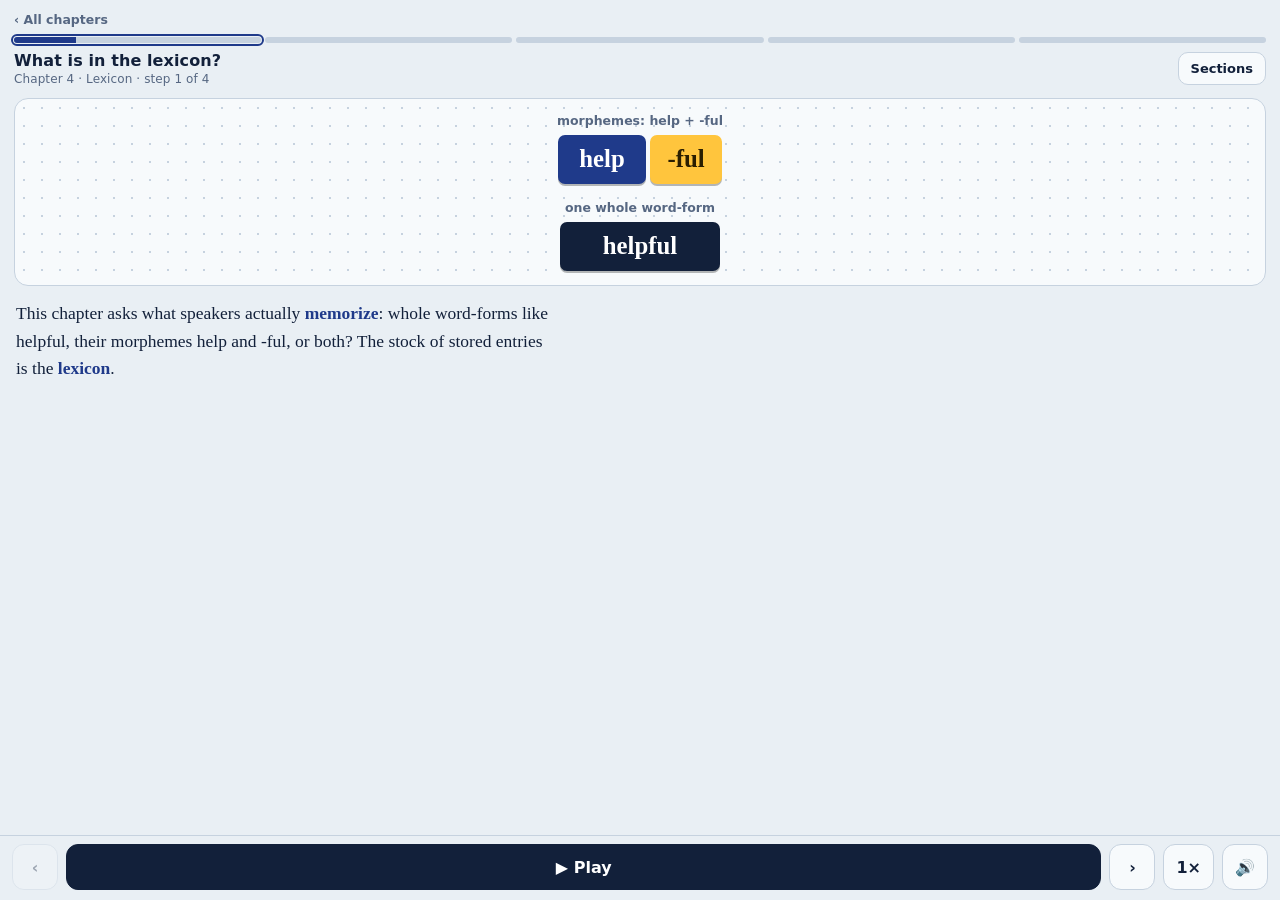
<file: ch4/index.html>
<!doctype html>
<html lang="en">
<head>
<meta charset="utf-8">
<meta name="viewport" content="width=device-width, initial-scale=1, viewport-fit=cover">
<meta name="color-scheme" content="light dark">
<title>Chapter 4 · Lexicon · Understanding Morphology</title>
<link rel="stylesheet" href="../assets/lesson.css">
</head>
<body>
<script src="../assets/lesson.js"></script>
<script>
const {el,seg,T,tl,R,S,chg,mark,strip,shuffle,Stage,app,quizWidget,labWidget,sort3Widget}=Lesson;
/* Storage economy: Greek nouns */
function econWidget(box){
  const L=['fíl-','kósm-','fóv-','gám-','skíl-'],NM=['filos','kosmos','fovos','gamos','skilos'];
  const SUF=['-os','-o','-u','-i','-us','-on'];let n=1;
  const t=el('table','tb');
  t.innerHTML='<tr><th>filos ‘friend’</th><th>singular</th><th>plural</th></tr><tr><td>nominative</td><td>fílos</td><td>fíli</td></tr><tr><td>accusative</td><td>fílo</td><td>fílus</td></tr><tr><td>genitive</td><td>fílu</td><td>fílon</td></tr>';
  const chips=el('div','chips'),b1=el('button','chip','+ add a noun like it'),b0=el('button','chip','Reset');chips.append(b1,b0);
  const bars=el('div');
  const mk=(lab,cls)=>{const r=el('div','ebar');r.innerHTML=`<span class="bl">${lab}</span><div class="bt"><i class="${cls}"></i></div><b>0</b>`;return r;};
  const rw=mk('Word-form lexicon','wf'),rm=mk('Morpheme lexicon','mo');bars.append(rw,rm);
  const info=el('div','res');
  box.append(t,chips,bars,info);
  function draw(){
    const w=6*n,m=n+6;
    rw.querySelector('i').style.width=(w/30*100)+'%';rm.querySelector('i').style.width=(m/30*100)+'%';
    rw.querySelector('b').textContent=w;rm.querySelector('b').textContent=m;
    info.className='res '+(m<w?'good':'');
    info.innerHTML=`<b>${n}</b> noun${n>1?'s':''}: ${NM.slice(0,n).join(', ')}.<br>Morphemes stored: ${L.slice(0,n).join(' ')} · ${SUF.join(' ')}<br>`+
      (n===1?'With one noun, listing the six word-forms (6) is even cheaper than storing seven morphemes (7).':
       n<5?'The six suffixes are shared, so each new noun adds one stem instead of six forms.':
       'Five nouns: 30 word-forms against 11 morphemes. Multiply by thousands of nouns and verbs and the morpheme lexicon looks far more economical.');
    b1.disabled=n>=5;
  }
  b1.onclick=()=>{if(n<5){n++;draw();}};b0.onclick=()=>{n=1;draw();};draw();
}

/* -al: stored or built? */
function alWidget(box){
  const D=[['arrive','arrival',1],['refuse','refusal',1],['deny','denial',1],['revive','revival',1],['betray','betrayal',1],['bestow','bestowal',1],
    ['repair','*repairal',0],['ignore','*ignoral',0],['amuse','*amusal',0],['debug','*debuggal',0]];
  const host=el('div','stage'),chips=el('div','chips'),res=el('div','res','Tap a verb and try adding -al.');
  box.append(chips,host,res);const st=new Stage(host);let tm=null;
  D.forEach(([v,w,ok])=>{const c=el('button','chip',v);
    c.onclick=()=>{clearTimeout(tm);[...chips.children].forEach(x=>x.classList.remove('on'));c.classList.add('on','done');
      const vt=tl('v',v,'stem',v.length*.55+.7),at=tl('a','-al','aff',1.6,{enter:'right'});
      st.set(S(R([vt,at],'try the suffix')));
      tm=setTimeout(()=>{
        if(ok){st.set(S(R([tl('w',w,'lex',w.length*.6+.8,{from:'v'})],'a stored noun')));
          res.className='res good';res.innerHTML=`<span class="w">${w}</span> exists, but nothing in the verb predicts it. It sits in the lexicon next to ${v}.`;}
        else{st.set(S(R([tl('w',w,'bad',w.length*.6+.8,{from:'v'})],'not a word')));
          res.className='res bad';res.innerHTML=`<span class="w">${w}</span> is not English. The list of -al nouns is closed (35 according to the OED), so -al cannot make new ones.`;}
      },900);};
    chips.append(c);});
}

/* Dual-route race (a toy built on Table 4.3) */
function raceWidget(box){
  const S0={f:'word',s:'seg',a:'none'};
  const ROWS=[
    ['f','Token frequency',[['word','Word more frequent than its base'],['base','Base more frequent than the word']]],
    ['s','Segmentability',[['seg','Easy to segment'],['less','Hard to segment']]],
    ['a','Allomorphy in the base',[['none','Affix leaves base unchanged'],['change','Affix changes the base']]]];
  const ctl=el('div');const bt={};
  ROWS.forEach(([k,lab,opts])=>{ctl.append(el('p','gl',lab));const ch=el('div','chips');
    opts.forEach(([v,t])=>{const b=el('button','chip'+(S0[k]===v?' on':''),t);b.onclick=()=>{S0[k]=v;sync();};ch.append(b);bt[k+v]=b;});ctl.append(ch);});
  const mkLane=(name,txt)=>{const l=el('div','lane');l.innerHTML=`<div class="gl">${name}</div><div class="track"><div class="runner">${txt}</div><div class="finish"></div></div>`;return l;};
  const ld=mkLane('Direct route','insane'),lc=mkLane('Decomposition route','in + sane');
  const go=el('button','btn','Run the race'),res=el('div','res','Set the three factors, then run the race.'),
    note=el('p','hint','A toy model: the book gives the three factors and which way each pushes (Table 4.3), but no formula. Here each factor simply counts as one vote.');
  box.append(ctl,ld,lc,go,res,note);
  function sync(){ROWS.forEach(([k,,opts])=>opts.forEach(([v])=>bt[k+v].classList.toggle('on',S0[k]===v)));}
  let tm=null;
  function run(){
    clearTimeout(tm);
    const dp=(S0.f==='word')+(S0.s==='less')+(S0.a==='change');
    const dd=3.4-0.9*dp,dc=3.4-0.9*(3-dp);
    [ld,lc].forEach(l=>{l.classList.remove('win');const r=l.querySelector('.runner');r.style.transition='none';r.style.left='0px';r.getBoundingClientRect();});
    [[ld,dd],[lc,dc]].forEach(([l,d])=>{const r=l.querySelector('.runner'),tr=l.querySelector('.track');
      r.style.transition=`left ${d}s linear`;r.style.left=(tr.clientWidth-r.offsetWidth-10)+'px';});
    res.className='res';res.textContent='…';
    const win=dp>=2?'direct':'decomp';
    tm=setTimeout(()=>{(win==='direct'?ld:lc).classList.add('win');
      res.className='res good';
      res.innerHTML=win==='direct'?`<b>Direct route wins</b> (${dp} of 3 factors favour whole-word storage). The listener looks up the word as one item.`
        :`<b>Decomposition wins</b> (${dp} of 3 factors favour whole-word storage). The listener looks up the parts.`;},Math.min(dd,dc)*1000+150);
  }
  go.onclick=run;
}

/* Mini experiment: relatedness judgements */
function expWidget(box){
  const F=[['helpful','help'],['awful','awe'],['artful','art']];
  const TI=[['obscurity','obscure','infrequent'],['acidity','acid','infrequent'],['modernity','modern','infrequent'],
    ['opportunity','opportune','frequent'],['priority','prior','frequent'],['security','secure','frequent']];
  const deck=[...F.map(([a,b])=>({a,b,g:'filler'})),...shuffle(TI.map(([a,b,g])=>({a,b,g})))];
  let i=0;const rate=[];const wrap=el('div');box.append(wrap);
  function draw(){
    wrap.innerHTML='';
    if(i>=deck.length){
      const m=g=>{const v=deck.map((d,j)=>d.g===g?rate[j]:null).filter(x=>x!=null);return v.reduce((a,b)=>a+b,0)/v.length;};
      const mi=m('infrequent'),mf=m('frequent');
      const dir=mf<mi?'in the direction the chapter’s hypothesis predicts (frequent complex words stored whole, so judged less related to their bases)':
        mf>mi?'opposite to the direction the chapter’s hypothesis predicts':'a tie, so no relationship in this tiny sample';
      wrap.append(el('p','res good',`<b>Your ratings</b> (1 = unrelated, 7 = very related)<ul class="pts"><li>Infrequent words: <b>${mi.toFixed(1)}</b></li><li>Frequent words: <b>${mf.toFixed(1)}</b></li></ul>Your result is ${dir}.`),
        el('p','hint','One person and six items prove nothing. Step 5 of the exercise asks the right follow-ups: did speakers agree, did every word in a group behave alike, and does a rating of semantic closeness really measure how a word is stored? Hay’s alternative is to compare each word with its own base, not just count how often it is used.'));
      const b=el('button','btn ghost','Run it again');b.onclick=()=>{location.hash='';i=0;rate.length=0;draw();};wrap.append(b);return;}
    const d=deck[i];
    wrap.append(el('p','qn',`Card ${i+1} of ${deck.length}`),
      el('p','qq',`How related is the meaning of <span style="font-family:var(--serif);font-size:21px">${d.a}</span> to <span style="font-family:var(--serif);font-size:21px">${d.b}</span>?`));
    const row=el('div','chips');
    for(let k=1;k<=7;k++){const c=el('button','chip',String(k));c.onclick=()=>{rate[i]=k;i++;draw();};row.append(c);}
    wrap.append(row,el('p','hint','1 = not at all related, 7 = very related'));
  }
  draw();
}

/* Summary */
function summaryWidget(box){
  box.append(el('ul','pts',`
   <li><b>The question:</b> do speakers store morphemes, whole word-forms, or both?</li>
   <li><b>Morpheme lexicon:</b> economical, but meaning is often non-compositional, and base modification, cumulative expression, zero expression and empty morphs resist segmentation.</li>
   <li><b>Strict word-form lexicon:</b> explains unproductive patterns and frequency effects, but morphemes seem real to speakers, and Turkish-sized paradigms are a challenge.</li>
   <li><b>Moderate word-form lexicon:</b> word-forms, morphemes and derived stems are all stored. Lexical access is a race between the direct and decomposition routes.</li>
   <li><b>Factors:</b> a complex word is more likely stored whole when it is frequent, hard to segment, or changes its base.</li>`));
  let tot=0,good=0;const rows=[];
  SECTIONS.forEach(s=>{let n=0,g=0;s.steps.forEach(st=>{if(st.type==='quiz')st.qs.forEach(q=>{n++;if(app.score[q.id])g++;});});
    if(n){tot+=n;good+=g;rows.push(`<li>${s.title}: <b>${g}/${n}</b></li>`);}});
  box.append(el('p','res',`<b>Quiz results (first try): ${good} of ${tot}</b><ul class="pts">${rows.join('')}</ul>`));
}

/* ---------- Content ---------- */
const Q={
 l1:{id:'l1',q:'Which items do all linguists agree must be stored in the lexicon?',
  o:['Unpredictable items such as arrive, refuse and awful','Every regular complex word, such as helpful','Only roots and affixes','Nothing that a rule could predict'],a:0,
  w:'Everyone accepts that the lexicon holds at least what general rules cannot predict. The disagreement is about predictable forms like helpful.'},
 l2:{id:'l2',q:'A moderate word-form lexicon stores…',o:['Only whole word-forms','Only morphemes','Word-forms, morphemes and derived stems','Only unpredictable words'],a:2,
  w:'Word-forms are primary, but morphological patterns (morphemes) and derived stems can be entries too, which is what chapter 3’s word-based model assumed.'},
 e1:{id:'e1',q:'For five Greek nouns like filos, a morpheme lexicon needs 11 entries and a word-form lexicon 30. What makes the difference?',
  o:['The suffixes are shared across nouns and stored once','Greek has no stems','Word-forms are shorter','Morphemes are easier to pronounce'],a:0,w:'Five stems plus six shared suffixes make 11. Listing every form gives 5 × 6 = 30.'},
 e2:{id:'e2',q:'Why is reader (‘textbook’, ‘British academic’) a problem for a morpheme lexicon?',
  o:['Its meaning is not the sum of read + -er, so the word itself must be listed','-er is not a suffix','Read is not a verb','It has no plural'],a:0,w:'Non-compositional meaning forces some complex words into the lexicon as wholes.'},
 e3:{id:'e3',q:'Finnish oli ‘he/she was’ has no ending, while oli-n is ‘I was’. A zero-affix analysis posits…',
  o:['An unpronounced third-person suffix Ø','An empty morph','A cumulative suffix','Metathesis'],a:0,
  w:'The alternative is to say there is simply no third-person marker. The book finds that less far-fetched and cognitively more plausible.'},
 e4:{id:'e4',q:'In Serbian ovc-a, one suffix expresses nominative and singular together. This is…',o:['Cumulative expression (fusion)','Zero expression','An empty morph','Reduplication'],a:0,w:'Two meanings, one inseparable form.'},
 e5:{id:'e5',q:'In Lezgian sew-re-n, the -re- between stem and case suffix has form but no meaning. It is called…',
  o:['An empty morph','A zero affix','A cumulative affix','A conversion'],a:0,w:'Empty morphs are the mirror image of zero affixes: form without meaning rather than meaning without form.'},
 s1:{id:'s1',q:'Why does the English suffix -al (refusal, arrival, denial) support storing complex words?',
  o:['It is unproductive: its list of nouns is closed, so each noun must be remembered','It is highly productive, so every form is built on the spot','It changes the base vowel','It has no meaning'],a:0,w:'If a pattern cannot make new words, the existing ones can only be known by memory.'},
 s2:{id:'s2',q:'Why do agglutinative languages like Turkish challenge a strict word-form lexicon?',
  o:['A verb can appear in thousands of forms, too many to memorize for every verb','Turkish has no morphemes','Turkish words are always short','Turkish has no verbs'],a:0,w:'At least 2,000 forms per verb root, times thousands of verbs. A weaker version (store the forms you have heard) may survive.'},
 s3:{id:'s3',q:'Dutch has be-sproken, not *ge-be-sproken. What does this show?',
  o:['The participle rule can see that the verb already has a derivational prefix, so words keep internal structure for speakers','Dutch has no participles','Prefixes are always empty','Frequency alone decides'],a:0,w:'A strict word-form lexicon with no word-internal structure would find this hard to describe.'},
 d1:{id:'d1',q:'Insane occurs about 14 times per million words and sane about 8. Which route is favoured for insane?',
  o:['The direct route: the complex word is more frequent than its base','Decomposition: the base is more frequent','Neither: frequency is irrelevant','Both always tie'],a:0,w:'Higher token frequency means greater memory strength, so the whole word wins the race.'},
 d2:{id:'d2',q:'Why is electricity more likely stored whole than ambassadorship?',
  o:['-ity changes the base (electric → electricity); -ship leaves it intact','-ity is a prefix','Ambassadorship is more frequent','-ship is unproductive'],a:0,w:'Affixes that induce allomorphy in the base are less likely to be decomposed.'},
 d3:{id:'d3',q:'Insanely is probably stored as…',o:['insane + -ly (two entries)','in- + sane + -ly (three entries)','one whole word only','not stored at all'],a:0,
  w:'The evidence is the relative frequency of sane and insane. Decomposition does not have to be complete.'},
 d4:{id:'d4',q:'The chapter’s overall conclusion about the lexicon is…',
  o:['Fundamentally word-based, with morphemes as secondary generalizations; words, morphemes and derived stems are all stored','Only morphemes are stored','Only whole words are stored','Nothing is stored; everything is computed'],a:0,w:'This is the moderate word-form lexicon, judged the most cognitively realistic of the three proposals.'},
 c1:{id:'c1',q:'Krongo cà-màlìŋ ‘thief’ (màlìŋ = ‘theft’): cà- means ‘agent’ and ‘singular’ at once. This is…',
  o:['Cumulative expression','Zero expression','An empty morph','Base modification'],a:0,w:'A derivational and an inflectional meaning are fused into one affix. Its plural partner is kà-.'},
 c2:{id:'c2',q:'English worse expresses ‘bad’ and ‘comparative’ in a single stem. This is…',
  o:['Cumulative expression through suppletion (a portmanteau)','An empty morph','Zero expression','Reduplication'],a:0,w:'Stems and affixes that fuse two meanings are also called portmanteau morphs.'},
 c3:{id:'c3',q:'Tiv imperatives are formed by a high tone on the final syllable. Why does this complicate a morpheme lexicon?',
  o:['The imperative meaning is carried by a rule, not by a lexical entry, so some inflection lives in entries and some in rules','Tiv has no verbs','Tones cannot be stored','The root changes completely'],a:0,w:'It is regular, so the lexicon can hold just the root, but the system becomes less uniform.'},
 c4:{id:'c4',q:'Ability, popularity, community, morality, authority are more likely stored whole than materialize, modernize, legalize, vaporize. What is the most relevant factor?',
  o:['-ity induces allomorphy in the base; -ize largely leaves it unchanged','-ity is longer than -ize','The -ize words are more frequent','-ity is a prefix'],a:0,
  w:'This applies the chapter’s allomorphy factor: able → abil-ity, common → commun-ity, but legal → legal-ize.'}
};

const SECTIONS=[
{title:'What is in the lexicon?',steps:[
 {type:'stage',cap:`This chapter asks what speakers actually <b>memorize</b>: whole word-forms like helpful, their morphemes help and -ful, or both? The stock of stored entries is the <b>lexicon</b>.`,
  spec:S(R([tl('h1','help','stem',2.2),tl('h2','-ful','aff',1.8)],'morphemes: help + -ful'),R([tl('hw','helpful','lex',4)],'one whole word-form'))},
 {type:'stage',cap:`Everyone agrees on one thing: the lexicon holds whatever is <b>not predictable</b>. Arrive, refuse and deny are simple roots. Awful is complex but means nothing like ‘full of awe’.`,
  spec:S(R([tl('a1','arrive','lex',3),tl('a2','refuse','lex',3),tl('a3','deny','lex',2.4)],'always stored'),
         R([tl('b1','awful','lex',2.6),tl('b2','≠','op',1),tl('b3','full of awe','plain',4.6)],'not predictable from its parts'))},
 {type:'stage',cap:`Three positions on the rest. A <b>morpheme lexicon</b> stores roots and affixes. A <b>strict word-form lexicon</b> stores every word-form. A <b>moderate word-form lexicon</b> stores word-forms, morphemes and derived stems.`,
  spec:S(R([tl('m1','help','stem',2),tl('m2','-ful','aff',1.8),tl('m3','read','stem',2),tl('m4','-er','aff',1.4),tl('m5','-able','aff',2)],'morpheme lexicon'),
         R([tl('w1','helpful','lex',3.2),tl('w2','reader','lex',2.8),tl('w3','readable','lex',3.4)],'strict word-form lexicon'),
         R([tl('x1','helpful','lex',3.2),tl('x2','help','stem',1.8),tl('x3','-ful','aff',1.6),tl('x4','reader','lex',2.8)],'moderate word-form lexicon'))},
 {type:'quiz',cap:'Quick check.',qs:[Q.l1,Q.l2]}
]},
{title:'A morpheme lexicon?',steps:[
 {type:'stage',cap:`Morphemes look like the natural units: sentences are made of words, words of morphemes, morphemes of phonemes. Nobody memorizes every sentence, so perhaps nobody memorizes complex words either.`,
  spec:S(R([tl('w','unfriendly','lex',5)],'word'),R([tl('u','un-','aff',1.6),tl('f','friend','stem',2.6),tl('l','-ly','aff',1.6)],'morphemes'),R(['f','r','ɛ','n','d'].map((c,i)=>tl('p'+i,c,'plain',1)),'phonemes of friend'))},
 {type:'widget',cap:`The big attraction is <b>economy</b>. Add nouns that inflect like Greek filos and compare how many entries each kind of lexicon needs.`,build:econWidget},
 {type:'stage',cap:`Problem 1: <b>meaning is not always the sum of the parts</b>. A reader may be someone who reads, but also a kind of textbook, or a British academic rank. Those last two senses cannot be computed.`,
  spec:S(R([tl('r1','read','stem',2.2),tl('r2','-er','aff',1.6)],'compositional: ‘someone who reads’'),R([tl('m2','a textbook','bad',4.6)],'not predictable'),R([tl('m3','a UK academic rank','bad',7)],'not predictable'))},
 {type:'widget',cap:`Problem 2: <b>segmentation</b>. Some patterns do not break cleanly into form-plus-meaning pieces. Tap each case and press the button.`,build:b=>labWidget(b,PROB_EX,'Show the problem','Back')},
 {type:'stage',cap:`Five problems in all. The morpheme lexicon is elegant only if it is also empirically adequate, and these cases keep forcing exceptions.`,
  spec:S(R([tl('p1','unpredictable meaning','bad',7)],'reader'),R([tl('p2','base modification','bad',7)],'Mütter'),R([tl('p3','cumulative expression','bad',7)],'ovc-a'),
         R([tl('p4','zero expression','bad',7)],'oli'),R([tl('p5','empty morphs','bad',7)],'sew-re-n'))},
 {type:'quiz',cap:'Check yourself.',qs:[Q.e1,Q.e2,Q.e3,Q.e4,Q.e5]}
]},
{title:'A strict word-form lexicon?',steps:[
 {type:'widget',cap:`The opposite idea: store <b>every</b> word-form. Evidence: some patterns are <b>unproductive</b>. English -al builds action nouns, but only for a closed list. Try it.`,build:alWidget},
 {type:'stage',cap:`There is a second argument. People remember what they meet often, whether or not it is predictable. A word-form lexicon lacks elegance but may be more <b>cognitively realistic</b>. Research goals can conflict.`,
  spec:S(R([tl('g1','elegance','plain',3.8),tl('g2','⇄','op',1),tl('g3','cognitive realism','stem',6.4)],'two goals pulling apart'))},
 {type:'stage',cap:`The challenge: <b>agglutinative</b> languages. Turkish verbs stack affixes. Start with a root…`,
  spec:S(R([tl('t0','oku','stem',2.2)],'read'))},
 {type:'stage',cap:`…and add more: ‘I might not be able to read’. A root can take at least 2,000 forms, times thousands of verbs. Storing them all looks impossible, though a weaker version (store what you have heard) may survive.`,
  spec:S(R([tl('t0','oku','stem',2.2),tl('t1','-ya','aff',1.6,{enter:'right'}),tl('t2','-ma','aff',1.6,{enter:'right'}),tl('t3','-yabil','aff',2.4,{enter:'right'}),tl('t4','-ir','aff',1.6,{enter:'right'}),tl('t5','-im','aff',1.7,{enter:'right'})],'okuyamayabilirim'),
         R([tl('u0','read','plain',2.2),tl('u1','pot','plain',1.6),tl('u2','neg','plain',1.6),tl('u3','pot','plain',2.4),tl('u4','aor','plain',1.6),tl('u5','1sg','plain',1.7)],'glosses'))},
 {type:'widget',cap:`The more serious problem: speakers seem to <b>know about morphemes</b>. Rules and sound patterns refer to word-internal structure. Tap each case.`,build:b=>labWidget(b,EV_EX,'Show the pattern','Back')},
 {type:'quiz',cap:'Check yourself.',qs:[Q.s1,Q.s2,Q.s3]}
]},
{title:'Words and morphemes together',steps:[
 {type:'stage',cap:`The fix: treat a morpheme as a <b>generalization over stored words</b>. Here are Russian words stored whole.`,
  spec:S(R([tl('r1','ruka','lex',2.4),tl('r2','ruku','lex',2.4)],'hand · nom. sg / acc. sg'),R([tl('s1','ryba','lex',2.4),tl('s2','rybu','lex',2.4)],'fish · nom. sg / acc. sg'),R([tl('t1','sestra','lex',3),tl('t2','sestru','lex',3)],'sister · nom. sg / acc. sg'))},
 {type:'stage',cap:`Patterns extracted from those words are entries too: suffix schemas <b>/Xa/</b> and <b>/Xu/</b>, and roots. So “morpheme” becomes one kind of <b>morphological pattern</b>, with word-forms still primary.`,
  spec:S(R([tl('x1','X','var',1.2),tl('x2','a','aff',1)],'/Xa/ · nom. sg'),R([tl('y1','X','var',1.2),tl('y2','u','aff',1)],'/Xu/ · acc. sg'),R([tl('z1','ruk-','stem',2),tl('z2','ryb-','stem',2),tl('z3','sestr-','stem',2.6)],'roots'))},
 {type:'widget',cap:`Which complex words are stored is hard to say. Words are <b>actual</b> (familiar), <b>possible</b> (buildable but new) or impossible. Sort them.`,
  build:b=>sort3Widget(b,AP_ITEMS,{actual:'Actual word',possible:'Possible, not actual',impossible:'Impossible'})},
 {type:'stage',cap:`Novel words that appear but do not catch on are <b>occasionalisms</b>. Around 1943 deglamorize and decolonize both appeared. Decolonize caught on; deglamorize never really entered the lexicon, though the OED records it.`,
  spec:S(R([tl('d1','deglamorize','ghost',5.8)],'observed in 1943, never caught on'),R([tl('d2','decolonize','lex',5)],'observed in 1943, now an actual word'))},
 {type:'stage',cap:`If both are stored, hearing <b>insane</b> allows two routes to its meaning: look up the parts, or look up the whole word.`,
  spec:S(R([tl('i1','in','aff',1.4),tl('i2','sane','stem',2.2)],'decomposition route'),R([tl('i3','insane','lex',3.4)],'direct route'))},
 {type:'widget',cap:`Evidence suggests both routes run at once, as a <b>race</b>. Three factors decide the winner: frequency, segmentability and allomorphy. Set them and run it.`,build:raceWidget},
 {type:'stage',cap:`Frequent words are better remembered: greater <b>memory strength</b>. Sane occurs about 8 times per million words, insane about 14. So insane wins by the direct route.`,
  spec:S(R([tl('f1','sane','stem',2.4,{sub:'8'})],'per million words (CELEX)'),R([tl('f2','insane','lex',3.4,{sub:'14'})],'')) },
 {type:'stage',cap:`Insanely is far rarer than insane, so it is surely not stored whole. But as three pieces?`,
  spec:S(R([tl('n1','in','aff',1.4),tl('n2','sane','stem',2.2),tl('n3','ly','aff',1.4)],'insanely'))},
 {type:'stage',cap:`Probably two: <b>insane + -ly</b>, because insane is more frequent than sane. Decomposition need not be total.`,
  spec:S(R([tl('n1','in','aff',1.4),tl('n2','sane','stem',2.2),tl('n3','ly','aff',1.4)],'insanely',[{id:'g',from:0,to:1,label:'insane stored whole'}]))},
 {type:'stage',cap:`The conclusion: word-forms, morphemes and derived stems are <b>all</b> stored, but the balance tips easily to whole words. The lexicon is fundamentally <b>word-based</b>; morphemes are secondary generalizations.`,
  spec:S(R([tl('c1','word-forms','lex',4.6)],'primary'),R([tl('c2','derived stems','var',4.6),tl('c3','morphemes','stem',4)],'secondary generalizations'))},
 {type:'quiz',cap:'Check yourself.',qs:[Q.d1,Q.d2,Q.d3,Q.d4]}
]},
{title:'Exercises and experiment',steps:[
 {type:'quiz',cap:`Questions based on the chapter’s exercises: name the phenomenon, or apply the factors.`,qs:[Q.c1,Q.c2,Q.c3,Q.c4]},
 {type:'widget',cap:`The exploratory exercise: how can researchers test what the lexicon holds? Ask speakers how related a complex word is to its base. This mini version runs on you; the frequency groups follow the book’s sample list.`,build:expWidget},
 {type:'widget',cap:`That is chapter 4. Here is what to take away.`,build:summaryWidget}
]}
];

const sepT=id=>tl(id,'-','op',.5);
var PROB_EX=[
 {name:'Mütter',lang:'Base modification · German',desc:'<span class="w">Mutter → Mütter</span>. The plural is signalled by a vowel change, so there is no separate plural piece to store as a morpheme.',
  a:S(R(T('Mutter','g'),'singular · mother')),b:S(R(chg(T('Mutter','g'),{1:'ü'}),'plural: no ‘plural’ piece to cut out'))},
 {name:'Cumulative',lang:'Cumulative expression · Serbian',desc:'<span class="w">ovc-a, ovc-u, ovc-e…</span> Each suffix marks case and number together. Krongo cà- means ‘agent + singular’, and English worse is ‘bad + comparative’ in one stem.',
  a:S(R([tl('o','ovc','stem',2.4),tl('x','-a','aff',1.4)],'ovca · ‘sheep’, nominative singular')),
  b:S(R([tl('o','ovc','stem',2.4),tl('x','-a','aff',1.4)],'one suffix…'),R([tl('n','NOM','var',1.8),tl('p','+','op',.6),tl('sg','SG','var',1.8)],'…carrying two meanings at once'))},
 {name:'Zero',lang:'Zero expression · Finnish',desc:'<span class="w">oli-n, oli-t, oli…</span> A meaning with no form. You can posit an unpronounced Ø, or simply say there is no third-person marker, which the book finds less far-fetched.',
  a:S(R([tl('f1','oli','stem',2),tl('f2','-n','aff',1.2)],'oli-n · I was'),R([tl('g1','oli','stem',2),tl('g2','-t','aff',1.2)],'oli-t · you were')),
  b:S(R([tl('f1','oli','stem',2),tl('f2','-n','aff',1.2)],'oli-n · I was'),R([tl('g1','oli','stem',2),tl('g2','-t','aff',1.2)],'oli-t · you were'),R([tl('h1','oli','stem',2),tl('h2','Ø','ghost',1.2,{enter:'right'})],'oli · he/she was: a zero morpheme?'))},
 {name:'Empty',lang:'Empty morphs · Lezgian',desc:'<span class="w">sew-re-n, fil-di-n, Rahim-a-n</span> (genitive). The middle piece has a form but no meaning, and it varies by noun. Calling it an empty morph keeps the case suffixes uniform, but it breaks the definition of a morpheme as the smallest meaningful part.',
  a:S(R([tl('s0','sew','stem',2.2)],'absolutive · ‘bear’')),
  b:S(R([tl('s0','sew','stem',2.2),tl('s1','re','ghost',1.2,{enter:'right'}),tl('s2','n','aff',1.2,{enter:'right'})],'sew-re-n'),R([tl('f0','fil','stem',2.2),tl('f1','di','ghost',1.2,{enter:'right'}),tl('f2','n','aff',1.2,{enter:'right'})],'fil-di-n'),R([tl('r0','Rahim','stem',3),tl('r1','a','ghost',1.2,{enter:'right'}),tl('r2','n','aff',1.2,{enter:'right'})],'Rahim-a-n'))},
 {name:'Tone rule',lang:'Rule vs entry · Tiv',desc:'<span class="w">de → dé</span> ‘leave’ → ‘leave!’. A final high tone marks the imperative. It is regular, so only the root need be listed, but then this inflectional meaning lives in a rule while others live in entries.',
  a:S(R(T('de','t'),'root')),b:S(R(chg(T('de','t'),{1:'é'}),'imperative: a tone rule, not an affix'))}
];
var EV_EX=[
 {name:'Dutch',lang:'Past participle · plain verb',desc:'<span class="w">spreken → ge-sproken</span> ‘speak’ → ‘spoken’. The participle takes the prefix ge-…',
  a:S(R([tl('d0','spreken','stem',3.4)],'speak')),b:S(R([tl('d1','ge-','aff',1.5,{enter:'left'}),tl('d2','sproken','stem',3.4)],'spoken'))},
 {name:'Dutch + prefix',lang:'Past participle · prefixed verb',desc:'<span class="w">be-spreken → be-sproken</span> ‘discuss’, not *ge-be-sproken. The rule needs to know that the verb already has a derivational prefix, so speakers must know word-internal structure.',
  a:S(R([tl('e0','be-','aff',1.5),tl('e1','spreken','stem',3.4)],'discuss')),
  b:S(R([tl('e0','be-','aff',1.5),tl('e1','sproken','stem',3.4)],'discussed'),R([tl('x','*gebesproken','bad',6.2)],'not formed'))},
 {name:'Sanskrit',lang:'Converb · -tvā or -ya',desc:'<span class="w">ga-tvā</span> ‘having gone’ (no prefix, so -tvā), but <span class="w">ā-gam-ya</span> ‘having come’ (prefix, so -ya), never *ā-ga-tvā. Again the choice depends on structure inside the word.',
  a:S(R([tl('g0','ga','stem',1.4),tl('g1','-tvā','aff',1.8)],'unprefixed verb → -tvā')),
  b:S(R([tl('h0','ā-','aff',1.2),tl('h1','gam','stem',2),tl('h2','-ya','aff',1.5)],'prefixed verb → -ya'),R([tl('x','*ā-ga-tvā','bad',5.2)],'not formed'))},
 {name:'Italian',lang:'Sound pattern · s between vowels',desc:'<span class="w">casa</span>: s between vowels is pronounced [z]. But in <span class="w">a-simmetrico</span> the s begins a morpheme and stays [s]. The sound rule has to see the morpheme boundary.',
  a:S(R([tl('c0','c'),tl('c1','a'),tl('c2','z','mod'),tl('c3','a')],'casa · s → [z] between vowels')),
  b:S(R([tl('a0','a-','aff',1.4),tl('a1','s','ok'),tl('a2','immetrico','stem',4.4)],'asimmetrico · morpheme-initial s stays [s]'))}
];
var AP_ITEMS=[
 ['misrepresent','actual','Familiar to most speakers (one of the book’s examples).'],
 ['globalize','actual','Familiar to most speakers.'],
 ['decolonize','actual','It arose around 1943, caught on, and most speakers know it now.'],
 ['mistransliterate','possible','Made up by the book: perfectly buildable, but new.'],
 ['bagelize','possible','Made up by the book. If bagel shops keep spreading, people may start saying Europe is being bagelized.'],
 ['deglamorize','possible','Recorded in 1943, but it never really caught on: a possible word and an occasionalism.'],
 ['*repairal','impossible','-al is unproductive; its list of nouns is closed, so it cannot form new ones.'],
 ['*amusal','impossible','Same reason: -al cannot create new lexemes in English.']];


Lesson.start({label:'Chapter 4 · Lexicon',sections:SECTIONS});

</script>
</body>
</html>
</file>
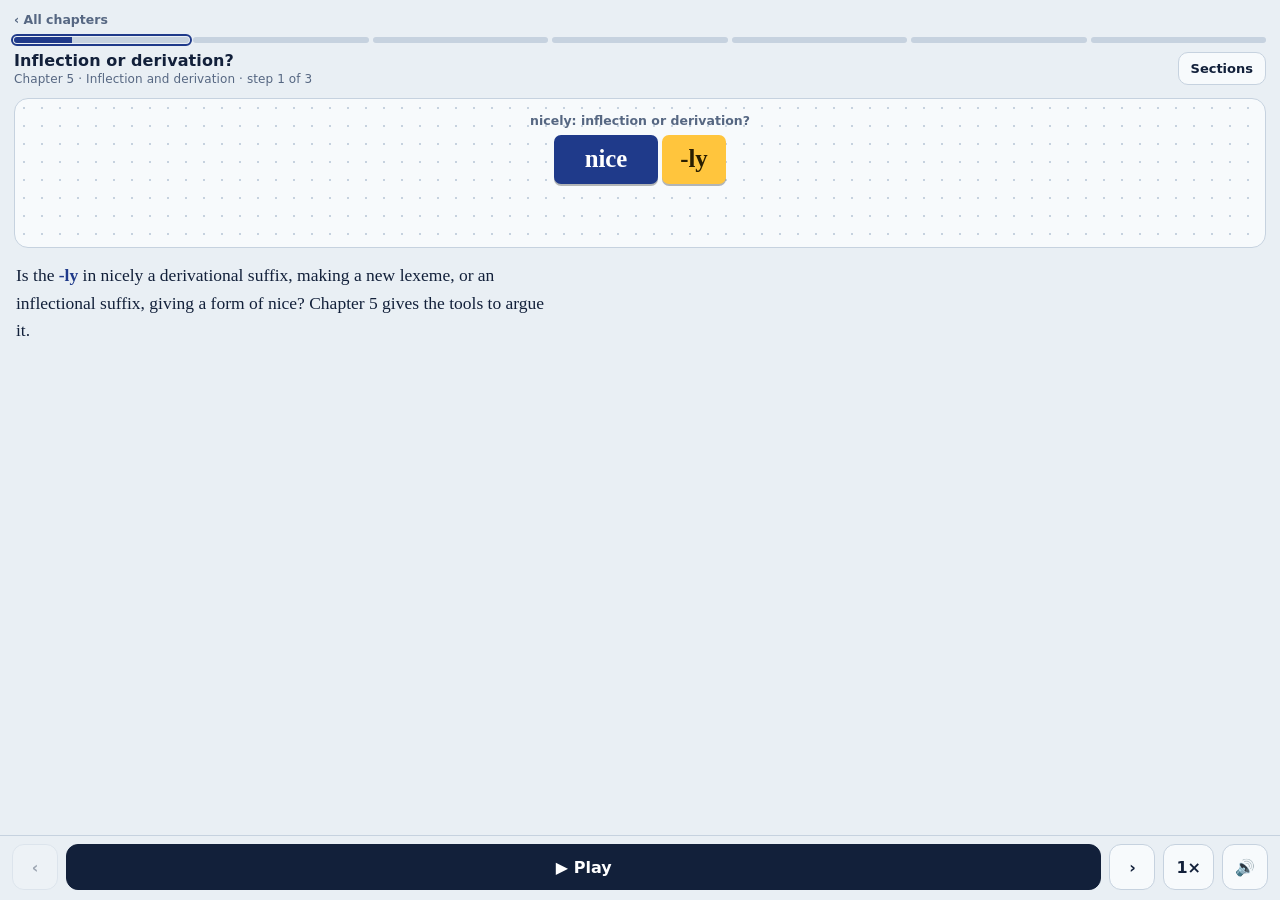
<file: ch5/index.html>
<!doctype html>
<html lang="en">
<head>
<meta charset="utf-8">
<meta name="viewport" content="width=device-width, initial-scale=1, viewport-fit=cover">
<meta name="color-scheme" content="light dark">
<title>Chapter 5 · Inflection and derivation · Understanding Morphology</title>
<link rel="stylesheet" href="../assets/lesson.css">
</head>
<body>
<script src="../assets/lesson.js"></script>
<script>
const {el,seg,T,tl,R,S,chg,mark,strip,shuffle,Stage,app,quizWidget,labWidget,sort3Widget}=Lesson;
const W=(s,k='stem',x=0)=>tl('',s,k,s.length*.58+.9+x);   // helper: width from length

/* ---------- Feature grid (paradigm explorer) ---------- */
function gridWidget(box,cfg){
  const sel={};cfg.features.forEach(f=>sel[f.k]=f.vals[0]);
  const host=el('div','stage'),res=el('div','res');const btns=[];
  cfg.features.forEach(f=>{box.append(el('p','gl',f.k));const ch=el('div','chips');
    f.vals.forEach(v=>{const b=el('button','chip',v);b.onclick=()=>{sel[f.k]=v;draw();};ch.append(b);btns.push([f.k,v,b]);});box.append(ch);});
  box.append(host,res);const st=new Stage(host);
  const key=s=>cfg.features.map(f=>s[f.k]).join('|');
  const product=()=>{let out=[{}];cfg.features.forEach(f=>{const n=[];out.forEach(o=>f.vals.forEach(v=>n.push({...o,[f.k]:v})));out=n;});return out;};
  function draw(){
    btns.forEach(([k,v,b])=>b.classList.toggle('on',sel[k]===v));
    const form=cfg.form(sel);
    const top=form==null?[tl('X','—','bad',2)]:form.split('-').map((p,i)=>tl('P'+i,p,i===0?'stem':'aff',p.length*.6+.9));
    const rows=[R(top,form==null?'no such form':'word-form')];
    cfg.features.forEach((f,i)=>rows.push(R([tl('F'+i,f.k+': '+sel[f.k],'plain',(f.k.length+sel[f.k].length+2)*.52+.8)],i===0?'feature-value notation':'')));
    st.set(S(...rows));
    const same=form==null?[]:product().filter(s=>key(s)!==key(sel)&&cfg.form(s)===form);
    res.className='res '+(form==null?'bad':'good');res.innerHTML=cfg.note(sel,form,same);
  }
  draw();
}
const LAT=(()=>{const F={'nominative|singular':'insul-a','nominative|plural':'insul-ae','accusative|singular':'insul-am','accusative|plural':'insul-ās',
  'genitive|singular':'insul-ae','genitive|plural':'insul-ārum','dative|singular':'insul-ae','dative|plural':'insul-īs','ablative|singular':'insul-ā','ablative|plural':'insul-īs'};return F;})();
function latinCase(box){
  gridWidget(box,{features:[{k:'case',vals:['nominative','accusative','genitive','dative','ablative']},{k:'number',vals:['singular','plural']}],
    form:s=>LAT[s.case+'|'+s.number],
    note:(s,f,same)=>`<span class="w">${f.replace('-','')}</span> is the ${s.case} ${s.number} of <i>insula</i> ‘island’.`+
      (same.length?`<br>The same form also fills: ${same.map(x=>x.case+' '+x.number).join('; ')}.`:'<br>This form belongs to one cell only.')+
      `<br><small>Every case combines with every number: ten cells, ten word-forms.</small>`});
}
const TAM={'indicative|infectum|present':'canta-t','indicative|infectum|past':'canta-ba-t','indicative|infectum|future':'canta-bi-t',
  'indicative|perfectum|present':'canta-v-it','indicative|perfectum|past':'canta-v-era-t','indicative|perfectum|future':'canta-v-eri-t',
  'subjunctive|infectum|present':'cant-e-t','subjunctive|infectum|past':'canta-re-t','subjunctive|perfectum|present':'canta-v-eri-t','subjunctive|perfectum|past':'canta-v-isse-t'};
function latinTAM(box){
  gridWidget(box,{features:[{k:'mood',vals:['indicative','subjunctive']},{k:'aspect',vals:['infectum','perfectum']},{k:'tense',vals:['present','past','future']}],
    form:s=>TAM[s.mood+'|'+s.aspect+'|'+s.tense]||null,
    note:(s,f)=>f==null?`<b>A gap:</b> Latin has no future subjunctive. Mood, aspect and tense do not combine freely, which is why many linguists treat them as one feature.`
      :`<span class="w">${f.replace(/-/g,'')}</span>: third person singular of <i>cantāre</i>.`});
}

/* ---------- Lezgian paradigm ---------- */
function lezgianWidget(box){
  const AS={imperfective:'zawa',perfect:'nawa',habitual:'da'};
  const form=s=>['kat',AS[s.aspect],s.polarity==='negative'?'č':'',s.tense==='past'?(s.polarity==='negative'?'ir':'j'):''].filter(Boolean).join('-');
  const GL={'imperfective|affirmative|past':'‘was running’','habitual|negative|past':'‘would not run’'};
  gridWidget(box,{features:[{k:'aspect',vals:Object.keys(AS)},{k:'polarity',vals:['affirmative','negative']},{k:'tense',vals:['present','past']}],form,
    note:(s,f)=>`<span class="w">${f.replace(/-/g,'')}</span> ${GL[s.aspect+'|'+s.polarity+'|'+s.tense]||''}<br><small>Affirmative and present are marked by nothing (-Ø). Past is -j, but -ir after the negative -č.</small>`});
  const b=el('button','btn ghost','Show all 12 cells'),out=el('div');box.append(b,out);let on=false;
  b.onclick=()=>{on=!on;b.textContent=on?'Hide the grid':'Show all 12 cells';out.innerHTML='';if(!on)return;
    ['present','past'].forEach(t=>{const tb=el('table','tb');tb.innerHTML=`<tr><th>${t} tense</th>${Object.keys(AS).map(a=>`<th>${a}</th>`).join('')}</tr>`+
      ['affirmative','negative'].map(p=>`<tr><td>${p}</td>${Object.keys(AS).map(a=>`<td>${form({aspect:a,polarity:p,tense:t}).replace(/-/g,'')}</td>`).join('')}</tr>`).join('');out.append(tb);});};
}

/* ---------- Derivation explorer ---------- */
const DER={
 Nouns:[
  ['agent noun','English','drink','V',[['drink','stem'],['-er','aff']],'N','‘one who drinks’'],
  ['patient noun','English','invite','V',[['invit','stem'],['-ee','aff']],'N','‘one who is invited’'],
  ['instrument noun','Spanish','picar','V',[['pica','stem'],['-dor','aff']],'N','‘mince’ → ‘meat grinder’'],
  ['quality noun','English','kind','A',[['kind','stem'],['-ness','aff']],'N','‘kind’ → ‘kindness’'],
  ['diminutive noun','Spanish','gato','N',[['gat','stem'],['-it','aff'],['-o','aff']],'N','‘cat’ → ‘little cat’'],
  ['status noun','English','child','N',[['child','stem'],['-hood','aff']],'N','‘child’ → ‘childhood’'],
  ['female noun','German','König','N',[['König','stem'],['-in','aff']],'N','‘king’ → ‘queen’']],
 Verbs:[
  ['causative','Korean','cwuk-','V',[['cwuk','stem'],['-i','aff']],'V','‘die’ → ‘kill’'],
  ['repetitive','English','write','V',[['re-','aff'],['write','stem']],'V','‘write’ → ‘rewrite’'],
  ['desiderative','Greenlandic','sini-','V',[['sini','stem'],['-kkuma','aff']],'V','‘sleep’ → ‘want to sleep’'],
  ['anticausative','Swedish','öppna','V',[['öppna','stem'],['-s','aff']],'V','‘open (tr.)’ → ‘open (intr.)’'],
  ['“act like N”','Spanish','pirata','N',[['pirat','stem'],['-ear','aff']],'V','‘pirate’ → ‘act like a pirate’'],
  ['“put into N”','English','bottle','N',[['bottle','stem']],'V','noun → verb with no change of form (conversion)'],
  ['factitive','Russian','černyj','A',[['čern','stem'],['-it’','aff']],'V','‘black’ → ‘make black’'],
  ['inchoative','Spanish','verde','A',[['verde','stem'],['-ar','aff']],'V','‘green’ → ‘become green’']],
 Adjectives:[
  ['facilitative','Basque','jan','V',[['jan','stem'],['-garri','aff']],'A','‘eat’ → ‘edible’'],
  ['agentive','Spanish','hablar','V',[['habla','stem'],['-dor','aff']],'A','‘talk’ → ‘talkative’'],
  ['relational','English','government','N',[['government','stem'],['-al','aff']],'A','related to the noun'],
  ['privative','Russian','voda','N',[['bez-','aff'],['vod','stem'],['-nyj','aff']],'A','‘water’ → ‘waterless’'],
  ['material','German','Kupfer','N',[['kupfer','stem'],['-n','aff']],'A','‘copper’ → ‘made of copper’'],
  ['attenuative','Tzutujil','kaq','A',[['kaq','stem'],['-koj','aff']],'A','‘red’ → ‘reddish’'],
  ['intensive','Turkish','yeni','A',[['yep-','copy'],['yeni','stem']],'A','‘new’ → ‘brand new’'],
  ['negative','German','schön','A',[['un-','aff'],['schön','stem']],'A','‘beautiful’ → ‘ugly’']]};
const CLS={V:'verb',N:'noun',A:'adjective'},TERM={V:'deverbal',N:'denominal',A:'deadjectival'};
function derivWidget(box){
  const tabs=el('div','tabs'),chips=el('div','chips'),host=el('div','stage'),res=el('div','res','Choose a derived class, then a meaning.');
  box.append(tabs,chips,host,res);const st=new Stage(host);let tm=null,cur='Nouns';
  const tb={};Object.keys(DER).forEach(k=>{const b=el('button','chip'+(k===cur?' on':''),k);b.onclick=()=>{cur=k;fill();};tabs.append(b);tb[k]=b;});
  function fill(){Object.keys(tb).forEach(k=>tb[k].classList.toggle('on',k===cur));chips.innerHTML='';
    DER[cur].forEach(d=>{const c=el('button','chip',d[0]+' · '+d[1]);c.onclick=()=>pick(d,c);chips.append(c);});}
  function pick(d,c){clearTimeout(tm);[...chips.children].forEach(x=>x.classList.remove('on'));c.classList.add('on','done');
    const [m,l,base,fc,parts,tc,g]=d;
    st.set(S(R([tl('b',base,'stem',base.length*.58+1,{sub:fc})],'base: '+CLS[fc])));
    tm=setTimeout(()=>{st.set(S(R([tl('b',base,'stem',base.length*.58+1,{sub:fc})],'base: '+CLS[fc]),
      R(parts.map((p,i)=>tl('d'+i,p[0],p[1],p[0].length*.58+1,{from:'b',...(i===(parts.findIndex(q=>q[1]==='stem'))?{sub:tc}:{})})),'derived: '+CLS[tc]+' ('+m+')')));},800);
    res.className='res good';res.innerHTML=`<b>${m}</b> · ${l}<br>${g}<br><small>${TERM[fc]} (${fc} → ${tc})</small>`;}
  fill();
}

/* ---------- Eleven criteria ---------- */
const CRIT=[
 ['Syntax','Inflection is relevant to the syntax; derivation is not.',
  S(R([tl('n','nie','plain',1.6),tl('c','czytał','stem',2.8),tl('g','gazet','stem',2.4),tl('y','-y','aff',1.2)],'negated: object in the genitive'),R([tl('c2','czytał','stem',2.8),tl('g2','gazet','stem',2.4),tl('e','-ę','aff',1.2)],'not negated: object in the accusative')),
  'Case is syntactically relevant in Polish (government). Agreement works the same way: in <i>the boy walks</i> and <i>the girls walk</i> the verb must match its subject. Tense and aspect are not obviously syntax-relevant, so for them the criterion is read slightly more loosely.'],
 ['Obligatory','Inflectional features must be expressed on every applicable word-form.',
  S(R([tl('a1','insul','stem',2.4),tl('a2','-ae','aff',1.6)],'Latin: case and number cannot be left out'),R([tl('b1','drink','stem',2.4),tl('b2','-er','aff',1.6)],'English -er: an agent meaning is optional')),
  'Obligatory does not mean overt. Spanish <i>camina</i> ‘s/he walks’ has no affix, but it is an inflected form with zero expression, not an uninflected one.'],
 ['Limits','Inflection applies without arbitrary limits; derivation may have arbitrary gaps.',
  S(R([tl('c1','authoress','ok',4.4)],'English -ess: exists'),R([tl('c2','*professoress','bad',5.8)],'makes perfect sense, yet not a word'),R([tl('c3','*presidentess','bad',6)],'')),
  'Gaps in inflection usually have a semantic reason (*She is knowing me, *informations, *deader). Derivational gaps like these are arbitrary. Spanish -ear gives <i>verdear</i> ‘become green’ but not *carear ‘become expensive’.'],
 ['Concept','Canonical inflected forms express the same concept as the base.',
  S(R([tl('b1','brother','lex',3),tl('b2','⇄','op',1),tl('b3','brethren','lex',3)],'once, the plural of brother…'),R([tl('c1','brother','lex',3),tl('c2','→','op',1),tl('c3','brothers','lex',3)],'…brethren split off; a new plural was needed')),
  'Not always clear-cut. Number can split into two lexemes (brother, brethren), and on the other side, is <i>kindness</i> really a different concept from <i>kind</i>?'],
 ['Abstract','Inflection is relatively abstract; derivation is relatively concrete.',
  S(R([tl('p1','pomm','stem',2.2),tl('p2','-ier','aff',1.8)],'French: a kind of tree (concrete)'),R([tl('q1','child','stem',2.2),tl('q2','-hood','aff',2.2)],'English: ‘status’ (abstract)')),
  'Because -hood is about as abstract as inflection, it is neither canonically derivational nor canonically inflectional.'],
 ['Compositional','Inflection has compositional meaning; derivation may not.',
  S(R([tl('r1','dnev','stem',2.2),tl('r2','-nik','aff',1.8)],'Russian ‘diary’: also ‘notebook’, ‘for writing’'),R([tl('s1','König','stem',2.4),tl('s2','-in','aff',1.6)],'German ‘queen’: fully predictable')),
  'German -in is derivational by most criteria, yet its meaning is as regular as inflection. Ignorance and reparation drifted even further from ignore and repair.'],
 ['Position','Inflection sits at the edge of the word; derivation sits close to the root.',
  S(R([tl('t1','king','stem',2.2),tl('t2','-dom','aff',1.8,{sub:'D'}),tl('t3','-s','aff',1.2,{sub:'I'})],'root, derivation, inflection'),R([tl('u1','ver-','aff',1.4,{sub:'D'}),tl('u2','schön','stem',2.4),tl('u3','-er','aff',1.4,{sub:'I'}),tl('u4','-n','aff',1.2,{sub:'D'})],'German exception: inflection inside derivation')),
  'A relative property: derivation almost always sits between root and inflection (real-ize-d, luck-i-er), but there are exceptions, and English allows plurals inside compounds (publications list).'],
 ['Allomorphy','Inflection induces less base allomorphy; derivation induces more.',
  S(R([tl('v1','destroy','stem',3),tl('v2','-ed','aff',1.4)],'inflected: base unchanged'),R([tl('w1','destruc','mod',3),tl('w2','-tion','aff',1.8)],'derived: base changes')),
  'Relative again, and it can reverse: in Serbian junak gives junac-i ‘heroes’ (base changes) but junak-inja ‘heroine’ (base intact).'],
 ['Word class','Inflection does not change word class; derivation sometimes does.',
  S(R([tl('x1','otkryt-oe','stem',3.6),tl('x2','okno','stem',2.2)],'adjective agrees with ‘window’'),R([tl('y1','*otkryt-oe','bad',3.8),tl('y2','okon-naja','stem',3.6),tl('y3','rama','stem',2)],'cannot agree through the derived adjective')),
  'In Upper Sorbian, -ow changes word class (muž → mužowa) yet the base noun still controls agreement, the meaning is compositional and it is productive. So a class-changing affix can have inflectional traits.'],
 ['Cumulative','Inflection can be expressed cumulatively; derivation rarely is.',
  S(R([tl('z1','insul','stem',2.4),tl('z2','-ārum','aff',2.2)],'one suffix = genitive + plural'),R([tl('d1','-ster','aff',2.2),tl('d2','=','op',.6),tl('d3','agent + female','plain',5)],'Dutch: a possible derivational case')),
  'This only applies to a small subset of cases, but it is a telling one.'],
 ['Iteration','Inflection cannot be iterated; derivation sometimes can.',
  S(R([tl('i1','wañu','stem',2.2),tl('i2','-chi','aff',1.6),tl('i3','-chi','aff',1.6,{enter:'right'})],'Huallaga Quechua: ‘cause to kill’'),R([tl('j1','*cat','bad',1.8),tl('j2','-s','bad',1),tl('j3','-es','bad',1.4)],'double plural: virtually unattested')),
  'Afrikaans kind-jie-tjie ‘a little little child’ and English post-post-modern iterate too. Only patterns where repeating would make sense can iterate at all.']];
function critWidget(box){
  const chips=el('div','chips'),host=el('div','stage'),rule=el('div','res'),note=el('p','hint');
  box.append(chips,host,rule,note);const st=new Stage(host);
  CRIT.forEach((c,i)=>{const b=el('button','chip',`(${['i','ii','iii','iv','v','vi','vii','viii','ix','x','xi'][i]}) ${c[0]}`);
    b.onclick=()=>{[...chips.children].forEach(x=>x.classList.remove('on'));b.classList.add('on','done');st.set(c[2]);rule.className='res';rule.innerHTML=`<b>${c[1]}</b>`;note.innerHTML=c[3];};chips.append(b);});
  chips.children[0].click();
}

/* ---------- Continuum table (Table 5.6) ---------- */
function contWidget(box){
  const COLS=[['cum','Cumulative'],['obl','Obligatory'],['new','New concept'],['unl','Unlimited'],['cm','Compositional']];
  const ROWS=[['3rd singular','walk/walks','IIIII'],['noun plural','song/songs','DIIII'],['Spanish diminutive','gato/gatito','DDIII'],['English repetitive','write/rewrite','DDDII'],['English female noun','poet/poetess','DDDDI'],['English action noun','resent/resentment','DDDDD']];
  const on=new Set(COLS.map(c=>c[0]));
  const chips=el('div','chips'),tb=el('div'),res=el('div','res');
  const presets=el('div','chips');
  const pa=el('button','chip on','All five criteria'),pb=el('button','chip','Only obligatory + unlimited');presets.append(pa,pb);
  box.append(el('p','gl','Which criteria count?'),presets,chips,tb,res);
  const cb={};COLS.forEach(([k,n])=>{const b=el('button','chip on',n);b.onclick=()=>{on.has(k)?on.delete(k):on.add(k);pa.classList.remove('on');pb.classList.remove('on');draw();};chips.append(b);cb[k]=b;});
  pa.onclick=()=>{COLS.forEach(c=>on.add(c[0]));pa.classList.add('on');pb.classList.remove('on');draw();};
  pb.onclick=()=>{on.clear();on.add('obl');on.add('unl');pb.classList.add('on');pa.classList.remove('on');draw();};
  function draw(){
    COLS.forEach(([k])=>cb[k].classList.toggle('on',on.has(k)));
    const t=el('table','tb');t.innerHTML='<tr><th>pattern</th>'+COLS.map(c=>`<th style="text-align:center;opacity:${on.has(c[0])?1:.35}">${c[1].slice(0,4)}.</th>`).join('')+'</tr>';
    ROWS.forEach(([n,ex,v])=>{const sel=[...v].filter((x,i)=>on.has(COLS[i][0]));const ni=sel.filter(x=>x==='I').length;
      const verdict=!sel.length?'–':ni===sel.length?'canonical inflection':ni===0?'canonical derivation':'in between';
      t.append(Object.assign(el('tr','row'),{innerHTML:`<td>${n}<br><small>${ex}</small><br><b style="font:700 12px var(--ui);color:var(--stem)">${verdict}</b></td>`+[...v].map((x,i)=>`<td style="text-align:center;opacity:${on.has(COLS[i][0])?1:.3}"><span class="pill" style="background:${x==='I'?'var(--stem)':'var(--aff)'};color:${x==='I'?'#fff':'var(--aff-ink)'}">${x}</span></td>`).join('')}));});
    tb.innerHTML='';tb.append(t);
    res.innerHTML='<b>I</b> = value typical of inflection, <b>D</b> = typical of derivation (Table 5.6). The verdict column is this lesson’s label. Count every criterion and you get a staircase of in-between cases; count only two and the picture still is not clean.';
  }
  draw();
}

/* ---------- Two-criteria diagnosis (Tables 5.7 and 5.8) ---------- */
function diagWidget(box){
  const D={'English plurals':[['-s','cat/cats','I','I'],['-s','house/houses','I','D'],['-es','index/indices','I','D'],['vowel change','goose/geese','I','?'],['-us → -i','alumnus/alumni','I','I'],['no change','sheep/sheep','I','I'],['-en','ox/oxen','I','I']],
   'English action nouns':[['-ance','resist/resistance','D','I'],['-ance','maintain/maintenance','D','D'],['-al','deny/denial','D','I'],['-age','cover/coverage','D','I'],['-ion','destroy/destruction','D','D'],['-ment','endorse/endorsement','D','I'],['-y','assemble/assembly','D','I'],['no change','walk/walk','D','D']]};
  const tabs=el('div','tabs'),chips=el('div','chips'),host=el('div','stage'),res=el('div','res','Pick a pattern.');box.append(tabs,chips,host,res);
  const st=new Stage(host);let cur='English plurals';const tb={};
  Object.keys(D).forEach(k=>{const b=el('button','chip'+(k===cur?' on':''),k);b.onclick=()=>{cur=k;fill();};tabs.append(b);tb[k]=b;});
  const KIND={I:'stem',D:'aff','?':'ghost'};
  function fill(){Object.keys(tb).forEach(k=>tb[k].classList.toggle('on',k===cur));chips.innerHTML='';
    D[cur].forEach(([p,ex,o,a])=>{const c=el('button','chip',ex);c.onclick=()=>{[...chips.children].forEach(x=>x.classList.remove('on'));c.classList.add('on','done');
      st.set(S(R([tl('o','obligatory: '+o,KIND[o],5.4)],'criterion 1'),R([tl('a','base allomorphy: '+a,KIND[a],6.4)],'criterion 2')));
      const v=o==='?'||a==='?'?'The second criterion cannot be applied to a pattern of base modification, so only one criterion speaks.':
        o===a?`Both criteria point to ${o==='I'?'inflection':'derivation'}.`:'The two criteria disagree. With only two you cannot break the tie; the exercise uses a “majority wins” rule across all eleven.';
      res.className='res';res.innerHTML=`<span class="w">${ex}</span> (${p})<br>${v}`;};chips.append(c);});}
  fill();
}

/* ---------- “nicely” verdict builder ---------- */
function verdictWidget(box){
  const H=['Does any syntactic rule need to see -ly?','Must every adjective have an -ly form?','Does -ly attach to adjectives without arbitrary gaps?','Does nicely express the same concept as nice?','Is the meaning abstract or concrete?','Is the meaning always predictable?','Is -ly at the edge of the word or close to the root?','Does -ly change the base?','Does -ly change the word class?','Is -ly cumulative with another meaning?','Can -ly be repeated?'];
  const state=H.map(()=>0);const list=el('div'),res=el('div','res');box.append(list,res);
  const L=['Inflection','Unsure','Derivation'];
  H.forEach((h,i)=>{const row=el('div');row.append(el('p','gl',`(${['i','ii','iii','iv','v','vi','vii','viii','ix','x','xi'][i]}) ${h}`));const ch=el('div','chips');
    L.forEach((l,j)=>{const b=el('button','chip'+(j===1?' on':''),l);b.onclick=()=>{state[i]=j-1;[...ch.children].forEach((c,k)=>c.classList.toggle('on',k===j));draw();};ch.append(b);});row.append(ch);list.append(row);});
  function draw(){const I=state.filter(x=>x===-1).length,D=state.filter(x=>x===1).length,U=11-I-D;
    res.innerHTML=`<b>Inflection ${I} · Derivation ${D} · Unsure ${U}</b><br>`+(I===D?'A tie so far.':I>D?'Majority so far: inflectional.':'Majority so far: derivational.')+
      '<br><small>The book does not give an answer: it asks you to apply the criteria and form your own opinion. Some criteria may not point the same way, which is the heart of the dichotomy vs continuum debate.</small>';}
  draw();
}

/* ---------- Summary ---------- */
function summaryWidget(box){
  box.append(el('ul','pts',`
   <li><b>Inflection</b> is described with <b>values grouped into features</b> (number, case, gender, person, tense, aspect, mood). <b>Derivation</b> is described with individual patterns and meanings, and often changes word class.</li>
   <li>Eleven properties distinguish them, from syntactic relevance and obligatoriness to iteration, but most are tendencies, not absolutes.</li>
   <li><b>Dichotomy:</b> stress syntax relevance, obligatoriness and limits. <b>Continuum:</b> weigh all eleven; canonical inflection and derivation are end-points.</li>
   <li>Inflection splits into <b>inherent</b> (derivation-like) and <b>contextual</b> (agreement and government).</li>
   <li><b>Architecture:</b> the dichotomy fits split morphology (word-formation before syntax, inflection after), but several facts argue against it; the continuum fits a single component.</li>`));
  let tot=0,good=0;const rows=[];
  SECTIONS.forEach(s=>{let n=0,g=0;s.steps.forEach(st=>{if(st.type==='quiz')st.qs.forEach(q=>{n++;if(app.score[q.id])g++;});});
    if(n){tot+=n;good+=g;rows.push(`<li>${s.title}: <b>${g}/${n}</b></li>`);}});
  box.append(el('p','res',`<b>Quiz results (first try): ${good} of ${tot}</b><ul class="pts">${rows.join('')}</ul>`));
}

/* ---------- Quiz bank ---------- */
const mq=(id,q,right,wrongs,w)=>({id,q,o:[right,...wrongs],a:0,w});
const Q={
 i1:mq('i1','Why do linguists say “inflectional values” but just “derivational meanings”?','Inflectional values often have only a syntactic function and no clear meaning of their own (walks vs walk)',['Derivation has no meaning','Inflection is always concrete','The terms are interchangeable'],'Walks differs from walk by agreeing with a third-person singular subject, which many linguists hesitate to call a difference of meaning.'),
 v1:mq('v1','Two values belong to the same inflectional feature when…','They share a semantic or functional property and are mutually exclusive',['They are expressed by the same affix','They always occur together','They are both obligatory'],'Present and past both locate an event in time and cannot occur together on one verb: values of the feature tense.'),
 v2:mq('v2','Why do case and number combine freely, while tense, aspect and mood often do not?','A noun’s syntactic role is independent of whether it is one or many, but some tense/aspect/mood combinations are semantically odd',['Case is always expressed by zero','Number is not an inflectional feature','Languages avoid mood'],'Perfective aspect does not sit well with present tense, and the imperative does not combine with the past.'),
 v3:mq('v3','Swahili has forms for only 7 of the possible tense/aspect/mood combinations. A simple analysis is…','One feature, tense/aspect/mood, with seven values',['Three features with every combination','No inflection at all','Seven separate features'],'No forms exist for most combinations, so a single feature with seven values loses no generalization.'),
 e1:mq('e1','Spanish gato → gatito ‘little cat’ is a…','Diminutive noun (N → N)',['Status noun','Agent noun','Quality noun'],'A denominal noun meaning ‘small X’.'),
 e2:mq('e2','Deverbal means…','Derived from a verb',['Derived from a noun','Derived from an adjective','Having no base'],'Denominal is from a noun, deadjectival from an adjective.'),
 e3:mq('e3','Why do languages typically have more ways of deriving nouns than verbs or adjectives?','New words for new concepts are a chief job of derivation, and we need names for many nominal concepts',['Verbs cannot be derived','Nouns are shorter','Adjectives are inflectional'],'This is the book’s explanation (after Bauer 2002).'),
 k1:mq('k1','Polish puts a negated verb’s object in the genitive, otherwise the accusative. Which criterion does this illustrate?','Relevance to the syntax (government)',['Obligatoriness','Iteration','Cumulative expression'],'The presence of negation changes the case required on the object, so case must be relevant to the syntax.'),
 k2:mq('k2','Italian il poeta, la casa, la mano, il fiume. What does this show about -a and -o?','They do not generally mean feminine and masculine; gender is marked only on the determiners and adjectives',['-a always means feminine','Italian has no gender','Gender is marked only on nouns'],'Gender can be marked on the target alone, with the controller noun carrying no overt gender marking.'),
 k3:mq('k3','English has authoress but not *professoress, though it would make sense. This illustrates…','Arbitrary limits on derivational application',['Obligatory expression','Compositional meaning','Cumulative expression'],'Inflectional gaps usually have a semantic explanation; derivational gaps often do not.'),
 k4:mq('k4','Which pair shows the base allomorphy typical of derivation?','destroy → destruc-tion (but destroy-ed)',['destroy → destroy-ed','cat → cats','walk → walks'],'Derivation tends to induce more base allomorphy, though this is only a tendency.'),
 k5:mq('k5','Huallaga Quechua wañu-chi-chi- ‘cause to kill’ shows that…','Some derivation can be iterated, while inflection cannot',['Inflection can be iterated','All derivation is iterable','Causatives are inflectional'],'Iteration is possible only where it makes semantic sense, and then mostly in derivation.'),
 t1:mq('t1','Proponents of the dichotomy approach mainly emphasize…','Relevance to the syntax, obligatoriness and limitations on application',['Cumulative expression and iteration','Abstractness and position','All eleven criteria equally'],'They treat the first three properties as the most important, especially syntax relevance.'),
 t2:mq('t2','On the continuum view, the best conclusion is that…','Canonical inflection and canonical derivation are end-points, with many intermediate types between them',['Inflection and derivation are identical','Only derivation exists','Only three criteria matter'],'Different criteria point different ways, but in an orderly pattern.'),
 t3:mq('t3','Number is inherent on nouns. On verbs and adjectives it is…','Contextual: assigned by agreement with the noun',['Derivational','Absent','Also inherent'],'The same feature can be inherent for one word class and contextual for another.'),
 t4:mq('t4','Dutch ouder means ‘older’ (comparative) but also ‘parent’. What does this show?','Inherent inflection can have idiosyncratic meaning, like derivation',['Contextual inflection is unpredictable','Comparatives are derivational in all languages','Meaning is always compositional in inflection'],'Idiosyncrasy appears in inherent inflection, not in contextual inflection such as verb agreement.'),
 a1:mq('a1','In split morphology, word-formation applies…','Before syntax, while inflection applies after syntax',['After syntax, while inflection applies before','At the same time as phonology','Only in compounds'],'Word-formation is pre-syntactic, inflection is post-syntactic.'),
 a2:mq('a2','Why does split morphology rule out *king-s-dom and *trees plantation?','Inflected forms like kings cannot be the input to word-formation',['English has no plurals','-dom is a prefix','Compounds cannot be built'],'Word-formation applies in the lexicon, before inflection exists.'),
 a3:mq('a3','Which fact is a problem for split morphology?','German ver-schön-er-n: inflectional -er sits inside derivational -n',['kingdoms','The word insane','Latin has five cases'],'It also struggles with inherent inflection behaving like derivation, and with Latin endings that mark inherent number and contextual case together.'),
 a4:mq('a4','A possible system-external explanation for affix order (Hay and Plag 2004) is that…','Affixes more likely to be decomposed occur outside those less likely to be decomposed',['Inflection is always outside','Syntax assigns affix order','Speakers memorize affix orders as rules'],'This ties back to chapter 4’s two routes of lexical access.'),
 f1:mq('f1','Spanish caminabas (see Figure 5.8). Which feature-value notation fits?','tense: past · person: 2nd · number: singular',['tense: present · person: 2nd · number: singular','tense: past · person: 3rd · number: singular','tense: past · person: 2nd · number: plural'],'camina-ba-s: past tense, second person singular.'),
 f2:mq('f2','Latin insulam (see Figure 5.1)','case: accusative · number: singular',['case: nominative · number: singular','case: accusative · number: plural','case: genitive · number: singular'],'-am is the accusative singular ending.'),
 f3:mq('f3','Latin cantabit (see Figure 5.2), five features','mood: indicative · aspect: infectum · tense: future · person: 3rd · number: singular',['mood: indicative · aspect: infectum · tense: past · person: 3rd · number: singular','mood: subjunctive · aspect: infectum · tense: future · person: 3rd · number: singular','mood: indicative · aspect: perfectum · tense: future · person: 3rd · number: singular'],'canta-bi-t is the future indicative infectum, third person singular.'),
 f4:mq('f4','English books','number: plural',['number: singular','case: genitive','person: 3rd'],'One feature, one value.'),
 f5:mq('f5','Serbian ovci (see (4.3))','case: dative · number: singular',['case: dative · number: plural','case: nominative · number: plural','case: genitive · number: singular'],'ovc-i is the dative singular in the paradigm of ovca.'),
 f6:mq('f6','English bigger','degree: comparative',['degree: superlative','tense: past','number: plural'],'Comparative and superlative degree are values of a degree feature.')
};
const SECTIONS=[
{title:'Inflection or derivation?',steps:[
 {type:'stage',cap:`Is the <b>-ly</b> in nicely a derivational suffix, making a new lexeme, or an inflectional suffix, giving a form of nice? Chapter 5 gives the tools to argue it.`,
  spec:S(R([tl('n','nice','stem',2.6),tl('l','-ly','aff',1.6,{enter:'right'})],'nicely: inflection or derivation?'))},
 {type:'stage',cap:`The two are described in different vocabularies. For inflection we say <b>inflectional values</b>: walks is ‘present’, walked is ‘past’. For derivation we just say <b>derivational meaning</b>: walker is an ‘agent noun’.`,
  spec:S(R([tl('a1','walk','stem',2.2),tl('a2','-s','aff',1.2)],'inflectional value: present'),R([tl('b1','walk','stem',2.2),tl('b2','-ed','aff',1.6)],'inflectional value: past'),R([tl('c1','walk','stem',2.2),tl('c2','-er','aff',1.6)],'derivational meaning: agent noun'))},
 {type:'quiz',cap:'Quick check.',qs:[Q.i1]}
]},
{title:'Inflectional values',steps:[
 {type:'stage',cap:`Values group into <b>features</b>. Present and past share a semantic property (time relative to speaking) and are mutually exclusive, so both are values of the feature <b>tense</b>. Most values across languages fall under number, case, gender, person, tense, aspect and mood.`,
  spec:S(R([tl('f','tense','var',2.6)],'feature'),R([tl('p','present','stem',3),tl('q','past','stem',2.2)],'values'))},
 {type:'widget',cap:`Case and number combine freely. Latin <i>insula</i> ‘island’ has ten cells. Pick a case and a number, and note where one form fills several cells.`,build:latinCase},
 {type:'widget',cap:`Tense, aspect and mood are different. Try the Latin third-person singular grid and look for the gap.`,build:latinTAM},
 {type:'stage',cap:`Swahili goes further: only <b>7</b> combinations have forms at all. So many linguists posit a single feature, <b>tense/aspect/mood</b>, with seven values.`,
  spec:S(R([tl('a1','normal present','stem',4.2),tl('a2','normal past','stem',3.8)],'indicative'),R([tl('b1','normal future','stem',4.2),tl('b2','progressive present','stem',5.2)],''),R([tl('c1','perfect present','stem',4.2),tl('c2','hypothetical present','stem',5.4)],''),R([tl('d1','hypothetical past','stem',4.8)],'7 forms of 18 possible combinations'))},
 {type:'stage',cap:`The reason is semantic. Any case goes with any number. But perfective (seen as a whole) clashes with present (still in the middle), and a command cannot be in the past.`,
  spec:S(R([tl('c1','nominative','ok',3.4),tl('c2','+','op',.6),tl('c3','plural','ok',2.4)],'free combination'),R([tl('d1','perfective','bad',3.4),tl('d2','+','op',.6),tl('d3','present','bad',2.8)],'odd combination'),R([tl('e1','imperative','bad',3.4),tl('e2','+','op',.6),tl('e3','past','bad',2.2)],'odd combination'))},
 {type:'stage',cap:`Other values are less universal: degree (big, bigger, biggest, common in Europe), voice (Swedish passive kasta-s), polarity (Japanese negative). And <b>dependent verb forms</b>: participles, converbs and infinitives.`,
  spec:S(R([tl('a1','big','stem',1.8),tl('a2','-er','aff',1.4),tl('a3','-est','aff',1.8)],'degree'),R([tl('b1','kasta','stem',2.6),tl('b2','-s','aff',1.2)],'Swedish passive: ‘be thrown’'),R([tl('c1','kir','stem',1.8),tl('c2','-ana','aff',2),tl('c3','-i','aff',1)],'Japanese negative: ‘doesn’t cut’'))},
 {type:'quiz',cap:'Check yourself.',qs:[Q.v1,Q.v2,Q.v3]}
]},
{title:'Derivational meanings',steps:[
 {type:'stage',cap:`Derivational meanings are far more diverse. Some are widespread (agent noun, quality noun), others are extremely specific: Big Nambas has a suffix for ‘sacred’ terms, French one for fruit trees.`,
  spec:S(R([tl('a1','dui','stem',1.8),tl('a2','-et','aff',1.4)],'Big Nambas: ‘man’ → ‘sacred man’'),R([tl('b1','pomm','stem',2.2),tl('b2','-ier','aff',1.8)],'French: ‘apple’ → ‘apple tree’'))},
 {type:'widget',cap:`Explore the book’s tables of common derivational meanings. Nouns are derived most often, then verbs, then adjectives.`,build:derivWidget},
 {type:'stage',cap:`Derivation often <b>changes word class</b>. We name the pattern by the base: <b>deverbal</b> (from a verb), <b>denominal</b> (from a noun), <b>deadjectival</b> (from an adjective).`,
  spec:S(R([tl('a1','drink','stem',2.4,{sub:'V'}),tl('a2','-er','aff',1.4,{sub:'N'})],'deverbal'),R([tl('b1','government','stem',4.4,{sub:'N'}),tl('b2','-al','aff',1.4,{sub:'A'})],'denominal'),R([tl('c1','kind','stem',2.2,{sub:'A'}),tl('c2','-ness','aff',2,{sub:'N'})],'deadjectival'))},
 {type:'quiz',cap:'Check yourself.',qs:[Q.e1,Q.e2,Q.e3]}
]},
{title:'Eleven properties',steps:[
 {type:'stage',cap:`The goal of section 5.3: do inflection and derivation have different enough traits to be two systems? The <b>dichotomy</b> approach says yes. The <b>continuum</b> approach says they are end-points of a scale.`,
  spec:S(R([tl('a','dichotomy: two subsystems','stem',8)],''),R([tl('b','continuum: end-points of a scale','aff',8)],''))},
 {type:'widget',cap:`Eleven criteria. Tap each to see the rule, an example, and its caveat. Most are tendencies, not absolutes.`,build:critWidget},
 {type:'quiz',cap:'Check yourself.',qs:[Q.k1,Q.k2,Q.k3,Q.k4,Q.k5]}
]},
{title:'Dichotomy or continuum?',steps:[
 {type:'stage',cap:`There is less disagreement about the facts than about which ones matter. Dichotomy proponents lean on the first three criteria, especially syntactic relevance. Continuum proponents consider all eleven together, and the criteria do not always agree.`,
  spec:S(R([tl('a1','syntax','stem',2.4),tl('a2','obligatory','stem',3),tl('a3','limits','stem',2.2)],'dichotomy leans on these three'),R([tl('b','all eleven, weighed together','aff',8.4)],'continuum'))},
 {type:'widget',cap:`Table 5.6, with a twist: choose which criteria count. Every criterion counted makes a staircase. Even with only two, the in-between cases do not vanish.`,build:contWidget},
 {type:'stage',cap:`A popular compromise splits inflection in two. <b>Inherent</b> inflection adds independent information: noun number, tense, aspect, and cases like the locative. Here are three inherent cases.`,
  spec:S(R([tl('a1','ev','stem',1.6),tl('a2','-de','aff',1.4)],'Turkish locative: ‘in the house’'),R([tl('b1','mayu','stem',2.2),tl('b2','-pita','aff',2)],'Quechua ablative: ‘from the river’'),R([tl('c1','nož','stem',1.8),tl('c2','-om','aff',1.4)],'Russian instrumental: ‘with a knife’'))},
 {type:'widget',cap:`<b>Contextual</b> inflection is assigned by syntax: structural cases and agreement. Number is inherent on a noun but contextual on a verb or adjective. Sort these.`,
  build:b=>sort3Widget(b,[['number on a noun','inherent','It is dictated by the referent: one thing or several.'],['number on a verb or adjective','contextual','It is copied from the noun by agreement.'],['tense on a verb','inherent','Tense and aspect carry independent information.'],
   ['nominative case','contextual','A structural case, required by syntax.'],['accusative case','contextual','A structural case, required by government.'],['Turkish locative ev-de ‘in the house’','inherent','It makes its own semantic contribution.'],['Russian instrumental nož-om ‘with a knife’','inherent','It makes its own semantic contribution, mostly not syntactically determined.']],
   {inherent:'Inherent',contextual:'Contextual'})},
 {type:'stage',cap:`Inherent inflection also acts like derivation in other ways. First, odd meanings: Dutch <b>ouder</b> is the comparative ‘older’ but also ‘parent’.`,
  spec:S(R([tl('a1','ouder','lex',3),tl('a2','=','op',.8),tl('a3','‘older’','plain',3)],'comparative, compositional'),R([tl('b1','ouder','lex',3),tl('b2','=','op',.8),tl('b3','‘parent’','plain',3)],'comparative, idiosyncratic'))},
 {type:'stage',cap:`Second, base allomorphy. Contextual inflection leaves the base alone: sing → sings.`,
  spec:S(R([...T('sing','s'),tl('x','-s','aff',1.2)],'agreement (contextual): base intact'))},
 {type:'stage',cap:`Inherent inflection can change it: sing → <b>sang</b> (past tense). Inherent inflection is also closer to the root. So the three-way split inflection (contextual) / inflection (inherent) / derivation fits many facts.`,
  spec:S(R(chg(T('sing','s'),{1:'a'}),'past tense (inherent): the base changes'))},
 {type:'quiz',cap:'Check yourself.',qs:[Q.t1,Q.t2,Q.t3,Q.t4]}
]},
{title:'Morphology and syntax',steps:[
 {type:'stage',cap:`The debate shapes grammar architecture. <b>Split morphology</b>: word-formation happens in the lexicon <i>before</i> syntax, and inflection <i>after</i>. Take Latin <i>Imperator salutavit populum</i>. First, simple lexemes.`,
  spec:S(R([tl('l1','imperare','lex',3.2),tl('l2','salus','lex',2.2),tl('l3','populus','lex',3)],'lexicon: simple lexemes'))},
 {type:'stage',cap:`Word-formation builds complex lexemes: imperator ‘commander’ and salutare ‘greet’.`,
  spec:S(R([tl('l1','imperare','lex',3.2),tl('l2','salus','lex',2.2),tl('l3','populus','lex',3)],'lexicon: simple lexemes'),R([tl('w1','imperator','var',3.4,{from:'l1'}),tl('w2','salutare','var',3.2,{from:'l2'})],'word-formation: complex lexemes'))},
 {type:'stage',cap:`Syntax puts lexemes in position and assigns features: the subject is nominative singular third person, which the verb must agree with.`,
  spec:S(R([tl('s1','imperator','lex',3.4,{from:'w1',sub:'nom.sg.3'}),tl('s2','salutare','lex',3.2,{from:'w2',sub:'sg.3.prf'}),tl('s3','populus','lex',3,{from:'l3',sub:'acc.sg'})],'syntax: lexemes + features'))},
 {type:'stage',cap:`Only now do inflection rules spell out the word-forms: <b>imperator salutavit populum</b>.`,
  spec:S(R([tl('o1','imperator','stem',3.4,{from:'s1'}),tl('o2','salutavit','aff',3.2,{from:'s2'}),tl('o3','populum','stem',3,{from:'s3'})],'inflection spells out the forms'))},
 {type:'stage',cap:`A selling point: it predicts derivation sits <b>inside</b> inflection. Kingdom is built first, then -s.`,
  spec:S(R([tl('k','king','stem',2.2),tl('d','-dom','aff',1.8),tl('s','-s','aff',1.2)],'king-dom-s',[{id:'g',from:0,to:1,label:'built in the lexicon'}]))},
 {type:'stage',cap:`And it rules out inflection inside derivation or compounds, because inflected forms cannot feed word-formation.`,
  spec:S(R([tl('k','*king','bad',2.2),tl('s','-s','bad',1.2),tl('d','-dom','bad',1.8)],'*king-s-dom'),R([tl('t','*trees plantation','bad',6.6)],'the correct form is tree plantation'))},
 {type:'stage',cap:`But there are problems. German <b>ver-schön-er-n</b> ‘make more beautiful’ has inflectional -er inside derivational -n. Inherent inflection acts like derivation. And Latin endings mark inherent number and contextual case together.`,
  spec:S(R([tl('u1','ver-','aff',1.4,{sub:'D'}),tl('u2','schön','stem',2.4),tl('u3','-er','aff',1.4,{sub:'I'}),tl('u4','-n','aff',1.2,{sub:'D'})],'inflection inside derivation'))},
 {type:'stage',cap:`The continuum view fits a <b>single component</b>: syntax produces morphosyntactic representations, and one morphological component inserts word-forms matching them.`,
  spec:S(R([tl('a1','lexicon','lex',2.4),tl('a2','→','op',.6),tl('a3','syntax','plain',2.2),tl('a4','→','op',.6),tl('a5','inflection','aff',2.8)],'split: word-formation, syntax, inflection'),
         R([tl('b1','syntax','plain',2.2),tl('b2','→','op',.6),tl('b3','morphology','stem',3.2),tl('b4','→','op',.6),tl('b5','phonology','plain',2.8)],'single component: word-formation + inflection together'))},
 {type:'stage',cap:`It cannot explain why derivation sits inside inflection, but that is not the only ordering fact. Spanish diminutives go outside other derivation, and case follows number. These may have <b>processing</b> explanations (Hay and Plag): affixes more often decomposed sit outside those less often decomposed.`,
  spec:S(R([tl('a1','baron','stem',2.4),tl('a2','-es','aff',1.4),tl('a3','-ita','aff',1.8)],'Spanish: little baroness'),R([tl('b1','ev','stem',1.4),tl('b2','-ler','aff',1.6),tl('b3','-in','aff',1.4)],'Turkish: number, then case'),R([tl('c1','*evinler','bad',3.2)],'not formed'))},
 {type:'quiz',cap:'Check yourself.',qs:[Q.a1,Q.a2,Q.a3,Q.a4]}
]},
{title:'Exercises',steps:[
 {type:'quiz',cap:`Exercise 1: give the inflectional information in feature-value notation.`,qs:[Q.f1,Q.f2,Q.f3,Q.f4,Q.f5,Q.f6]},
 {type:'widget',cap:`Exercise 2: the Lezgian verb paradigm for <i>kat-</i> ‘run’. Build any cell, then show all twelve.`,build:lezgianWidget},
 {type:'widget',cap:`The exploratory exercise, in miniature: diagnose patterns using just two criteria from the book’s tables.`,build:diagWidget},
 {type:'widget',cap:`Exercise 4: is <b>-ly</b> in nicely inflectional or derivational? Apply the eleven criteria and form your own opinion.`,build:verdictWidget},
 {type:'widget',cap:`That is chapter 5. Here is what to take away.`,build:summaryWidget}
]}
];
Lesson.start({label:'Chapter 5 · Inflection and derivation',sections:SECTIONS});

</script>
</body>
</html>
</file>
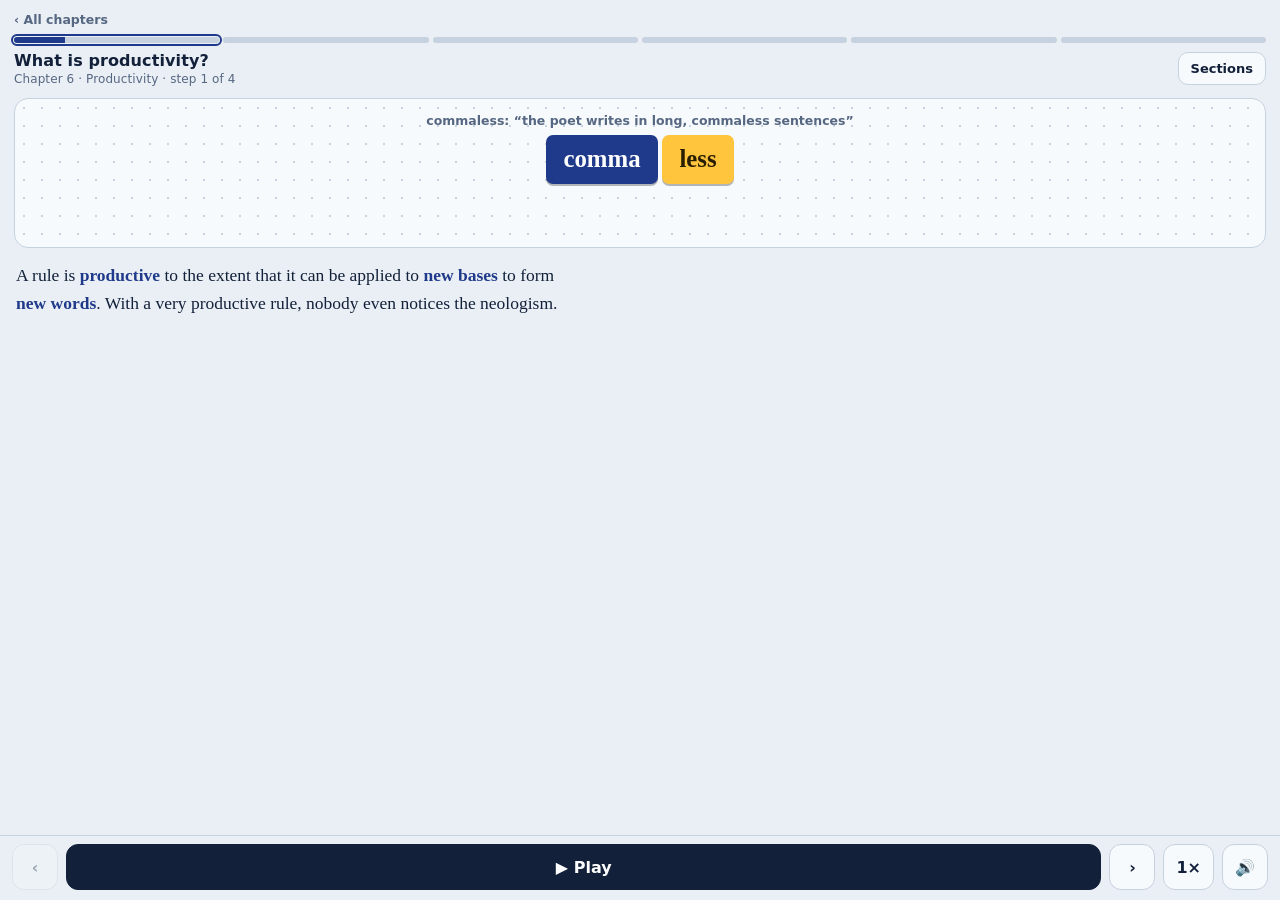
<file: ch6/index.html>
<!doctype html>
<html lang="en">
<head>
<meta charset="utf-8">
<meta name="viewport" content="width=device-width, initial-scale=1, viewport-fit=cover">
<meta name="color-scheme" content="light dark">
<title>Chapter 6 · Productivity · Understanding Morphology</title>
<link rel="stylesheet" href="../assets/lesson.css">
</head>
<body>
<script src="../assets/lesson.js"></script>
<script>
const {el,seg,T,tl,R,S,chg,mark,strip,shuffle,Stage,app,quizWidget,labWidget,sort3Widget}=Lesson;
const mq=(id,q,right,wrongs,w)=>({id,q,o:[right,...wrongs],a:0,w});
const wd=s=>s.length*.58+1;

/* ---------- Restriction explorer ---------- */
const RESTR={
 Phonological:[
  ['mesa','mesilla',1,`Spanish diminutive -illo. Fine on mesa and grupo…`],
  ['gallo','*gallillo',0,`…but not on gallo or camello: it avoids repeating the sound written ll.`],
  ['draw','drawee',1,`English patient-noun -ee works on draw and pay…`],
  ['free','*freeee',0,`…but not on free or accompany: it avoids repeating the vowel /i/.`],
  ['private','privatize',1,`English -ize likes a strong–weak rhythm: privatize, globalize.`],
  ['secure','*securize',0,`The base ends in a stressed syllable, so -ize avoids it (also *corruptize).`],
  ['black','blacken',1,`English -en takes only monosyllabic bases. There is no obvious phonetic reason: a purely arbitrary restriction.`]],
 Semantic:[
  ['König','Königin',1,`German female-noun -in: ‘king’ → ‘queen’.`],
  ['Baum','*Bäumin',0,`We do not think of trees as having gender, so the rule makes no sense here.`],
  ['colonize','decolonize',1,`English reversive de- needs a verb that denotes a reversible process.`],
  ['assassinate','*deassassinate',0,`Hard to interpret outside science fiction: an assassination is not reversible.`],
  ['bogatyj','bogatstvo',1,`Russian quality-noun -stvo takes adjectives for properties of human beings.`],
  ['vjalyj','*vjal’stvo',0,`‘Withered’ describes objects, not people. There is no intrinsic reason why -stvo should refuse it: an arbitrary semantic restriction.`]],
 Pragmatic:[
  ['Löwe','Löwin',1,`‘Lioness’: it is useful to distinguish male and female lions.`],
  ['Käfer','?Käferin',0,`‘Female beetle’ turns up on the internet, but speakers react to it much as to Bäumin. For beetles and worms, the sex distinction is simply not useful.`]],
 Morphological:[
  ['diber','dibur',1,`Modern Hebrew action nouns in CiC(C)uC, only from verbs of one inflection class (CiC(C)eC): ‘speak’ → ‘talk’.`],
  ['katav','*kituv',0,`Verbs of other classes (CaCaC, hiCCiC…) cannot form action nouns this way.`],
  ['begun','begun’ja',1,`Russian female-noun -ja combines only with nouns already derived by -un. It is 100% possible, but rare, because -un is not very productive.`]],
 'Borrowed strata':[
  ['brutal','brutality',1,`English -ity, -ive, -ous and -al are mostly restricted to Latinate bases.`],
  ['brittle','*brittality',0,`Brittle is a Germanic base. Likewise *fightive, *spinstrous, *motheral (cf. maternal).`],
  ['khacita','khacitate',1,`Kannada quality-noun -te comes with Sanskrit loans: ‘certain’ → ‘certainty’.`],
  ['kul.l.a','*kul.l.ate',0,`A native, non-Sanskrit base: ‘short’.`],
  ['amerika','*hoo-amerika',0,`Japanese V+N compounds were borrowed from Chinese and still work only with Chinese stems (bei-koku, doku-syo).`]]
};
function restrictWidget(box){
  const tabs=el('div','tabs'),chips=el('div','chips'),host=el('div','stage'),res=el('div','res','Choose a kind of restriction, then a case.');
  box.append(tabs,chips,host,res);const st=new Stage(host);let cur='Phonological',tm=null;const tb={};
  Object.keys(RESTR).forEach(k=>{const b=el('button','chip'+(k===cur?' on':''),k);b.onclick=()=>{cur=k;fill();};tabs.append(b);tb[k]=b;});
  function fill(){Object.keys(tb).forEach(k=>tb[k].classList.toggle('on',k===cur));chips.innerHTML='';
    RESTR[cur].forEach(([b,r,ok,note])=>{const c=el('button','chip',`${b} → ${r}`);
      c.onclick=()=>{clearTimeout(tm);[...chips.children].forEach(x=>x.classList.remove('on'));c.classList.add('on','done');
        st.set(S(R([tl('b',b,'stem',wd(b))],'base')));
        tm=setTimeout(()=>{st.set(S(R([tl('b',b,'stem',wd(b))],'base'),R([tl('r',r,ok?'ok':'bad',wd(r),{from:'b'})],ok?'possible':'blocked by the restriction')));},700);
        res.className='res '+(ok?'good':'bad');res.innerHTML=`<span class="w">${r}</span><br>${note}`;};
      chips.append(c);});
    chips.children[0].click();}
  fill();
}

/* ---------- Parsing ratio vs productivity (Table 6.10) ---------- */
function parseWidget(box){
  const D=[['-ence',.1,0.0],['-ity',.17,.1],['-ate',.31,.3],['-dom',.5,.2],['-ness',.51,.8],['-ish',.58,.5],['-like',.68,38.1],['-proof',.8,5.5],['-less',.86,1.7]];
  const tabs=el('div','tabs'),list=el('div'),res=el('div','res');box.append(tabs,list,res);let v=0;
  const b0=el('button','chip on','Parsing ratio'),b1=el('button','chip','Productivity (100 × P)');tabs.append(b0,b1);
  b0.onclick=()=>{v=0;draw();};b1.onclick=()=>{v=1;draw();};
  function draw(){b0.classList.toggle('on',v===0);b1.classList.toggle('on',v===1);list.innerHTML='';
    const mx=Math.max(...D.map(d=>d[v+1]));
    D.forEach(d=>{const r=el('div','ebar');r.style.gridTemplateColumns='62px 1fr 44px';
      r.innerHTML=`<span class="bl">${d[0]}</span><div class="bt"><i class="${v?'wf':'mo'}" style="width:${Math.max(1.5,d[v+1]/mx*100)}%"></i></div><b>${d[v+1]}</b>`;list.append(r);});
    res.innerHTML=v===0?'<b>Parsing ratio</b>: the share of an affix’s words that are decomposed rather than stored. A high ratio keeps the affix itself in frequent use (strong memory strength).'
      :'<b>Productivity P (×100)</b>: from section 6.5(v). Mostly it rises with the parsing ratio (-ity and -ence are low, -less and -proof higher), but not perfectly. -like is far ahead of everything, so the bars for the rest look tiny.';}
  draw();
}

/* ---------- Blocking: Italian -ità ---------- */
function blockWidget(box){
  const D=[['coraggioso','coraggio','‘courage’',52.70,0],['pietoso','pietà','‘pity’',34.04,0],['desideroso','desiderio','‘desire’',31.92,0],['fiducioso','fiducia','‘confidence’',30.79,0],['orgoglioso','orgoglio','‘pride’',10.64,0],
   ['armonioso','armonia','‘harmony’',4.13,1],['rigoroso','rigore','‘rigour’',3.42,1],['malizioso','malizia','‘malice’',0,1],['acrimonioso','acrimonia','‘acrimony’',0,1],['parsimonioso','parsimonia','‘parsimony’',0,1],['ignominioso','ignominia','‘ignominy’',0,1]];
  const host=el('div','stage'),chips=el('div','chips'),res=el('div','res','Tap an adjective: can -ità make its quality noun?');box.append(chips,host,res);const st=new Stage(host);
  D.forEach(([a,n,g,f,ok])=>{const noun=a.replace(/oso$/,'osità');const c=el('button','chip',a);
    c.onclick=()=>{[...chips.children].forEach(x=>x.classList.remove('on'));c.classList.add('on','done');
      st.set(S(R([tl('a',a,'stem',wd(a)),tl('o','→','op',.8),tl('n',(ok?'':'*')+noun,ok?'ok':'bad',wd(noun)+.4)],ok?'the rule applies':'blocked'),
               R([tl('k',n,'lex',wd(n),{sub:String(f)})],'competing word '+g+' · frequency in the corpus')));
      res.className='res '+(ok?'good':'bad');
      res.innerHTML=ok?`<span class="w">${noun}</span> exists. The competing noun <i>${n}</i> is rare (frequency ${f}${f===0?', not in the corpus':''}), so it is weakly retrieved and does not block.`
        :`<span class="w">*${noun}</span> is blocked by <i>${n}</i>, which is frequent (${f}) and so retrieved fast.`;};
    chips.append(c);});
}

/* ---------- Lexical gang (i/u) ---------- */
function gangExamples(){
  const mk=(v,p,kind)=>{const L=T(v,'v');const i=v.indexOf('i');
    if(kind==='gang')return {name:v,lang:'In the gang: /(s)C(C)ɪŋ/ with i → u',desc:`<span class="w">${v} → ${p}</span> follows the i/u pattern, the dominant one among verbs of this shape.`,
      a:S(R(L,'present')),b:S(R(chg(L,{[i]:'u'}),'past'))};
    if(kind==='suffix')return {name:v,lang:'Outside the gang',desc:`<span class="w">${v} → ${p}</span> takes -ed. It is a possible model, but the i/u pattern is far more common among verbs of this shape (7 of 13).`,
      a:S(R(L,'present')),b:S(R([...L,tl('e','-ed','aff',1.4,{enter:'right'})],'past'))};
    if(kind==='vowel')return {name:v,lang:'Outside the gang',desc:`<span class="w">${v} → ${p}</span> uses i → a, a pattern of its own.`,a:S(R(L,'present')),b:S(R(chg(L,{[i]:'a'}),'past'))};
    return {name:v,lang:'Outside the gang',desc:`<span class="w">${v} → ${p}</span> is irregular.`,a:S(R(L,'present')),b:S(R([tl('p',p,'mod',wd(p),{from:'v0'})],'past'))};};
  return [['cling','clung','gang'],['fling','flung','gang'],['sling','slung','gang'],['string','strung','gang'],['wring','wrung','gang'],['sting','stung','gang'],['swing','swung','gang'],
    ['ding','dinged','suffix'],['sing','sang','vowel'],['bring','brought','irr']].map(x=>mk(...x));
}

/* ---------- Six measures ---------- */
function measuresWidget(box){
  const M=[
   ['(i) Type frequency','Count the actual words formed by the pattern.',S(R([tl('t','number of actual words','stem',7)],'easy to count in a dictionary')),'English -ment has hundreds of words but only four twentieth-century neologisms in the OED: not productive. -ese has few words but can be used freely.'],
   ['(ii) Possible words','Count the possible words the pattern could form.',S(R([tl('t','number of possible words','stem',7.6)],'hard: needs every restriction')),'Hard to measure. And en-/em- should fit any container noun (entomb, ensnare) yet is unproductive: *embox, *encar.'],
   ['(iii) Exhaustion','The ratio of actual to possible words.',S(R([tl('a','actual','stem',2.6),tl('b','÷','op',.6),tl('c','possible','aff',2.8)],'degree of exhaustion')),'Needs the count in (ii). For N+N compounds the set of possible words is infinite, so the ratio is tiny even though the pattern is highly productive.'],
   ['(iv) Neologisms over time','Count the neologisms attested in a period.',S(R([tl('t','neologisms per period','stem',6.4)],'diachronic productivity')),'Needs a good historical dictionary like the OED, and lexicographers overlook new words of very productive patterns. Corpora can show how -gate (Watergate, Irangate) gained and lost productivity.'],
   ['(v) P','Hapaxes with the pattern ÷ all tokens with the pattern.',S(R([tl('p','P','var',1.2),tl('e','=','op',.6),tl('n','V1,m','stem',2),tl('s','÷','op',.6),tl('d','Nm','aff',1.6)],'category-conditioned')),'A hapax legomenon occurs only once in a corpus; in a large corpus hapaxes can be assumed to be occasionalisms. P is the chance that a random word of the pattern is one.'],
   ['(vi) P*','Hapaxes with the pattern ÷ all hapaxes in the corpus.',S(R([tl('p','P*','var',1.4),tl('e','=','op',.6),tl('n','V1,m','stem',2),tl('s','÷','op',.6),tl('d','V1','aff',1.4)],'hapax-conditioned')),'It shows how much the pattern contributes to the growth of the vocabulary at a given moment, with no historical dictionary needed.']];
  const chips=el('div','chips'),host=el('div','stage'),rule=el('div','res'),note=el('p','hint');box.append(chips,host,rule,note);const st=new Stage(host);
  M.forEach(m=>{const b=el('button','chip',m[0]);b.onclick=()=>{[...chips.children].forEach(x=>x.classList.remove('on'));b.classList.add('on','done');st.set(m[2]);rule.innerHTML=`<b>${m[1]}</b>`;note.innerHTML=m[3];};chips.append(b);});
  chips.children[0].click();
}

/* ---------- Hapax toy corpus ---------- */
function hapaxWidget(box){
  const P={'-less':{w:{childless:6,joyless:1,shoeless:1,commaless:1,careless:9}},'-ment':{w:{investment:8,harassment:5,fulfilment:4,enjoyment:7,endorsement:2}}};
  const init=JSON.stringify(P);let S0=JSON.parse(init);const OTHER=90;
  const wrap=el('div'),out=el('div','res');box.append(el('p','hint','An invented toy corpus: tap a word to add one more occurrence of it.'),wrap,out);
  function draw(){wrap.innerHTML='';let tot=OTHER;const res=[];
    Object.keys(S0).forEach(k=>{const w=S0[k].w;const ty=Object.keys(w).length,v1=Object.values(w).filter(x=>x===1).length,N=Object.values(w).reduce((a,b)=>a+b,0);S0[k].v1=v1;S0[k].N=N;S0[k].ty=ty;tot+=v1;});
    Object.keys(S0).forEach(k=>{wrap.append(el('p','gl',`${k} words`));const ch=el('div','chips');
      Object.entries(S0[k].w).forEach(([w,n])=>{const b=el('button','chip'+(n===1?' on':''),`${w} × ${n}`);b.onclick=()=>{S0[k].w[w]++;draw();};ch.append(b);});wrap.append(ch);
      const d=S0[k];res.push(`<li><b>${k}</b>: ${d.ty} types, ${d.N} tokens, <b>${d.v1}</b> hapax${d.v1===1?'':'es'} → P = ${d.v1}/${d.N} = <b>${(d.v1/d.N).toFixed(3)}</b> · P* = ${d.v1}/${tot} = <b>${(d.v1/tot).toFixed(3)}</b></li>`);});
    out.innerHTML=`Highlighted words are hapaxes (one occurrence). The rest of the corpus has ${OTHER} other hapaxes, so V1 = ${tot}.<ul class="pts">${res.join('')}</ul><small>Both patterns have the same number of types (5), yet different productivity: type frequency is not productivity.</small>`;}
  const rs=el('button','btn ghost','Reset');rs.onclick=()=>{S0=JSON.parse(init);draw();};box.append(rs);draw();
}

/* ---------- P* calculator ---------- */
function calcWidget(box){
  const inp=(l,v)=>{const w=el('div');w.append(el('p','gl',l));const i=el('input');i.type='number';i.min='0';i.value=v;i.inputMode='decimal';w.append(i);return [w,i];};
  const chips=el('div','chips'),a=inp('Hapaxes with the pattern (V1,m)',44),b=inp('All hapaxes in the corpus (V1)',5133),c=inp('Tokens with the pattern (Nm), optional for P','');
  const res=el('div','res');
  const p1=el('button','chip on','-stvo · Russian'),p2=el('button','chip','-ost’ · Russian');chips.append(p1,p2);
  box.append(chips,a[0],b[0],c[0],res);
  const run=()=>{const v=+a[1].value,V=+b[1].value,N=+c[1].value;let h=`<b>P*</b> = ${v} ÷ ${V} = <b>${V>0?(v/V).toPrecision(2):'–'}</b>`;
    if(N>0)h+=`<br><b>P</b> = ${v} ÷ ${N} = <b>${(v/N).toPrecision(2)}</b>`;
    h+=`<br><small>Russian frequency dictionary: -stvo 44 and -ost’ 118 of the 5,133 least frequent words. The book rounds the comparison to about two and a half times.</small>`;res.innerHTML=h;};
  [a[1],b[1],c[1]].forEach(i=>i.addEventListener('input',run));
  p1.onclick=()=>{a[1].value=44;p1.classList.add('on');p2.classList.remove('on');run();};
  p2.onclick=()=>{a[1].value=118;p2.classList.add('on');p1.classList.remove('on');run();};
  run();
}

/* ---------- Greek exercise ---------- */
function greekWidget(box){
  const D=[['djavázo','‘I read’',3,'djávasma','-ma'],['kóvo','‘I cut’',2,'kópsimo','-simo'],['lúzo','‘I bathe’',2,'lúsimo','-simo'],['mangóno','‘I squeeze’',3,'mángoma','-ma'],
    ['pjáno','‘I seize’',2,'pjásimo','-simo'],['skondáfto','‘I stumble’',3,'skóndama','-ma'],['tinázo','‘I shake’',3,'tínama','-ma'],['tréxo','‘I run’',2,'tréksimo','-simo']];
  const chips=el('div','chips'),host=el('div','stage'),res=el('div','res','Tap each verb and look for what decides between -simo and -ma.');
  const rv=el('button','btn','Reveal a generalization'),gen=el('div','res');gen.hidden=true;
  box.append(chips,host,res,rv,gen);const st=new Stage(host);
  D.forEach(([v,g,n,noun,sfx])=>{const c=el('button','chip',v);
    c.onclick=()=>{[...chips.children].forEach(x=>x.classList.remove('on'));c.classList.add('on','done');
      st.set(S(R([tl('v',v,'stem',wd(v),{sub:n+' syl.'})],'verb '+g),R([tl('n',noun,sfx==='-ma'?'aff':'mod',wd(noun),{from:'v'})],'action noun, suffix '+sfx)));
      res.className='res';res.innerHTML=`<span class="w">${v}</span> has <b>${n}</b> syllables → <span class="w">${noun}</span> (${sfx}).`;};
    chips.append(c);});
  rv.onclick=()=>{gen.hidden=false;gen.className='res good';gen.innerHTML='In all eight verbs, <b>two-syllable verbs take -simo</b> and <b>three-syllable verbs take -ma</b>. The two suffixes are both productive but divide the verbs by length. <small>This is my reading of the data; the exercise asks you to find the rule yourself.</small>';};
}

/* ---------- Summary ---------- */
function summaryWidget(box){
  box.append(el('ul','pts',`
   <li><b>Productivity</b> is the extent to which a rule can form new words, and it is part of speakers’ <b>competence</b>, not just performance or history.</li>
   <li>It is <b>gradient</b>, not a split between “productive” and “creative”: the less productive a rule, the more a neologism is noticed.</li>
   <li><b>Restrictions</b> on a rule’s domain can be phonological, semantic, pragmatic or morphological, or depend on a borrowed vocabulary stratum.</li>
   <li><b>Lexicon effects:</b> affixes in decomposed words gain memory strength; frequent words block synonyms; lexical gangs and patterns dense in a sound neighbourhood act as analogical models.</li>
   <li><b>Measures:</b> type frequency, possible words, exhaustion, neologisms over time, and the hapax-based <b>P</b> and <b>P*</b>.</li>`));
  let tot=0,good=0;const rows=[];
  SECTIONS.forEach(s=>{let n=0,g=0;s.steps.forEach(st=>{if(st.type==='quiz')st.qs.forEach(q=>{n++;if(app.score[q.id])g++;});});
    if(n){tot+=n;good+=g;rows.push(`<li>${s.title}: <b>${g}/${n}</b></li>`);}});
  box.append(el('p','res',`<b>Quiz results (first try): ${good} of ${tot}</b><ul class="pts">${rows.join('')}</ul>`));
}

/* ---------- Quizzes ---------- */
const Q={
 p1:mq('p1','A morphological rule is productive if…','It can be applied to new bases to form new words',['It applies to every possible base','It has many existing words','It has no restrictions at all'],'Productivity is about forming new words, and it is a matter of degree.'),
 p2:mq('p2','Why do many linguists treat productivity as part of competence, not just performance?','Speakers agree *helpnessful and *frownity are impossible, so they know which patterns can be used',['Productivity concerns only language change','Neologisms never occur in speech','Performance cannot be studied'],'Judgements like these are routinely used to study competence.'),
 p3:mq('p3','English -let (streamlet, piglet) could attach to many monosyllabic concrete nouns but rarely forms new words. What does this show?','Productivity is not the same as unrestrictedness',['-let is highly productive','-let has a hidden restriction nobody has found','Diminutives are inflectional'],'Domain width and productivity are different things (compare unrestricted -ness).'),
 c1:mq('c1','What is the book’s main objection to a sharp split between “productive” and “creative” rules?','We cannot know speakers’ intentions, and many rules give neologisms that are neither unremarkable nor striking',['Creative words do not exist','All rules are equally productive','Poets never coin words'],'Even mentalese was shaped by an unconscious stress preference, so conscious vs unconscious is not clean.'),
 c2:mq('c2','Thurber’s kissgranny (from the unproductive V+N type killjoy) is an example of…','Poetic licence: a novel word from an unproductive pattern',['A productive formation','A hapax in every corpus','A blocked word'],'Such coinages show that readers can recognise the structure of unproductive patterns.'),
 c3:mq('c3','On the book’s view, productivity is…','Gradient: the less productive the rule, the likelier a neologism is noticed',['All or nothing','Identical to creativity','Only a historical process'],'-ese neologisms strike us more than -less neologisms.'),
 r1:mq('r1','Spanish *gallillo (from gallo): which kind of restriction?','Phonological: the suffix avoids repeating the sound ll',['Semantic','Pragmatic','Morphological'],'Repetition of identical features is a common phonological restriction.'),
 r2:mq('r2','German *Bäumin ‘female tree’: which kind of restriction?','Semantic: trees do not have gender',['Phonological','Morphological','Borrowed stratum'],'The meaning of -in is incompatible with the meaning of the base.'),
 r3:mq('r3','German ?Käferin ‘female beetle’ is disliked because…','It is not useful to distinguish male and female beetles (pragmatic)',['The word is too long','Käfer is a loanword','-in only attaches to verbs'],'A neologism has to be useful as well as well-formed.'),
 r4:mq('r4','Hebrew katav ‘write’ gives no *kituv, though diber gives dibur. Which restriction?','Morphological: the pattern needs verbs of one inflection class',['Phonological','Semantic','Pragmatic'],'The action-noun pattern CiC(C)uC applies only to CiC(C)eC verbs.'),
 r5:mq('r5','English *brittality (from brittle) fails because…','-ity is mostly restricted to Latinate bases and brittle is Germanic',['-ity needs a verb','Brittle is too long','-ity is a prefix'],'Borrowed vocabulary strata restrict affixes borrowed along with the words.'),
 l1:mq('l1','Why is modernity likely to be decomposed while security is likely stored whole?','Modernity is less frequent than modern, but security is more frequent than secure',['Modernity is shorter','Security has no base','-ity attaches only to verbs'],'When the complex word is rarer than its base, the parts route wins.'),
 l2:mq('l2','A high parsing ratio for an affix suggests…','Its words are often processed via their parts, so the affix has strong memory strength and tends to be more productive',['Its words are stored whole','The affix is a prefix','The affix is borrowed'],'The correlation is imperfect (-like is an outlier) but real.'),
 l3:mq('l3','Synonymy blocking means…','An existing word with the same meaning pre-empts a potential new one (to sweep blocks *to broom)',['Two words may never share a base','A suffix is blocked by a prefix','Borrowed words block native ones'],'It is also limited by frequency of the blocking word.'),
 l4:mq('l4','Why is *coraggiosità blocked while maliziosità exists?','The blocking noun coraggio is very frequent (52.7); malizia has frequency 0 in the corpus',['Coraggioso is a loanword','-ità is unproductive','Malizioso is a verb'],'Frequent words have greater memory strength and block more strongly.'),
 l5:mq('l5','Why can the i/u past-tense pattern (fling/flung) act as an analogical model despite covering fewer than two dozen verbs?','It dominates among verbs with a similar sound shape: a lexical gang',['It is more frequent than -ed overall','It is a prefix','It only applies to new verbs'],'Seven of thirteen verbs of the shape /(s)C(C)ɪŋ/ have it, so it is strong in that neighbourhood.'),
 m1:mq('m1','Why is type frequency not the same as productivity?','English -ment has hundreds of words but is rarely used for new ones, while -ese has few words but is used freely',['Types and tokens are identical','Dictionaries do not list types','Productive patterns have few words'],'Existing words show history; productivity shows ongoing creation.'),
 m2:mq('m2','The measure P = V1,m ÷ Nm divides…','Hapaxes with the pattern by all tokens with the pattern',['Hapaxes with the pattern by all hapaxes','All words by all patterns','Possible words by actual words'],'It is the chance that a word of the pattern, picked at random from the corpus, is an occasionalism.'),
 m3:mq('m3','The measure P* = V1,m ÷ V1 divides…','Hapaxes with the pattern by all hapaxes in the corpus',['Hapaxes with the pattern by tokens of the pattern','Types by tokens','Actual words by possible words'],'It shows how much the pattern contributes to the growth of the vocabulary.'),
 m4:mq('m4','Why do hapax legomena indicate productivity?','In a large corpus they are mostly occasionalisms, and productive rules produce occasionalisms',['They are always errors','They are the most frequent words','Unproductive rules produce more of them'],'This is the idea behind both P and P*.'),
 x1:mq('x1','Exercise 1: *bountifulity, *aimlessity, *darkishity (but electricity, probability). Which restriction best fits -ity?','Morphological: -ity avoids bases that already end in certain suffixes (the book names -ish, -y, -ful)',['Phonological only','Pragmatic','Semantic only'],'It prefers bases like electric, probable, captive: suffixes of Latinate origin, so the borrowed stratum matters too.'),
 x2:mq('x2','Exercise 2: why are *reknow and *happytarian odd although re- and -(t)arian are productive?','Their meanings limit the bases: re- needs an event that can be repeated, -(t)arian a noun for a doctrine or ideology',['They are phonologically too long','Both affixes are unproductive','They are blocked by synonyms'],'This is my reading: a semantic restriction on the domain.'),
 x5:mq('x5','Exercise 5: how did -scape (landscape, seascape, skyscape) come into being?','By analogy: speakers reanalysed land + scape and extended the second part to new words',['By borrowing from Latin','By sound change','By conversion'],'The same story holds for -(er)ati from literati: a word-schema extended by analogy.')
};

const SECTIONS=[
{title:'What is productivity?',steps:[
 {type:'stage',cap:`A rule is <b>productive</b> to the extent that it can be applied to <b>new bases</b> to form <b>new words</b>. With a very productive rule, nobody even notices the neologism.`,
  spec:S(R([tl('a','comma','stem',2.8),tl('b','less','aff',1.8,{enter:'right'})],'commaless: “the poet writes in long, commaless sentences”'))},
 {type:'stage',cap:`Some say productivity belongs to performance, or only to language change. But every speaker agrees these hypothetical words are impossible. That suggests productivity is part of what speakers <b>know</b>.`,
  spec:S(R([tl('a','*helpnessful','bad',6.2)],'suffixes in the wrong order'),R([tl('b','*frownity','bad',4.8)],'-ity on a verb'))},
 {type:'stage',cap:`Others equate productivity with how <b>restricted</b> a rule is. But the two come apart. -ness takes almost any adjective and is productive. -en takes only monosyllabic adjectives. -let could take many nouns, yet is rarely used.`,
  spec:S(R([tl('a1','-ness','aff',1.9),tl('a2','almost any adjective','plain',4.6),tl('a3','productive','ok',3)],''),R([tl('b1','-en','aff',1.5),tl('b2','monosyllabic only','plain',4.6),tl('b3','productive','ok',3)],''),R([tl('c1','-let','aff',1.5),tl('c2','many nouns','plain',4.6),tl('c3','rarely used','bad',3)],'wide domain, yet not productive'))},
 {type:'quiz',cap:'Quick check.',qs:[Q.p1,Q.p2,Q.p3]}
]},
{title:'Productive or creative?',steps:[
 {type:'widget',cap:`Some linguists separate <b>productive</b> rules (unconscious coinage) from <b>creative</b> ones (intentional). Try five patterns from the least to the most noticed.`,
  build:b=>labWidget(b,PRODEX,'Coin a new word','Undo')},
 {type:'stage',cap:`The split is hard to defend. The philosopher who coined <b>mentalese</b> acted deliberately, yet -ese has an unconscious preference for a strong–weak–strong stress. Thoughtese or mindese would not fit.`,
  spec:S(R([tl('a','mentalese','ok',5)],'mèntalése: strong–weak–strong'),R([tl('b','thoughtese','ghost',5.4)],'thòughtése: would not fit the pattern'))},
 {type:'quiz',cap:'Check yourself.',qs:[Q.c1,Q.c2,Q.c3]}
]},
{title:'Restrictions on rules',steps:[
 {type:'stage',cap:`A rule’s <b>domain</b> is the set of bases it can apply to. Five kinds of restriction narrow it: phonological, semantic, pragmatic, morphological and borrowed-stratum.`,
  spec:S(R([tl('a','phonological','stem',3.8),tl('b','semantic','stem',3)],''),R([tl('c','pragmatic','stem',3.2),tl('d','morphological','stem',4)],''),R([tl('e','borrowed stratum','stem',5)],''))},
 {type:'widget',cap:`Explore examples of each kind. In each case the base is turned into a new word, or blocked.`,build:restrictWidget},
 {type:'quiz',cap:'Which kind of restriction?',qs:[Q.r1,Q.r2,Q.r3,Q.r4,Q.r5]}
]},
{title:'Productivity and the lexicon',steps:[
 {type:'stage',cap:`Productivity depends partly on <b>processing</b>. Patterns whose words are often decomposed keep their affix in frequent use, giving it strong <b>memory strength</b>. Relative frequency decides: modernity is rarer than modern…`,
  spec:S(R([tl('m1','modern','stem',2.8),tl('m2','-ity','aff',1.6)],'modernity: built from its parts'))},
 {type:'stage',cap:`…but security is more frequent than secure, so it is stored whole, bypassing the affix.`,
  spec:S(R([tl('s1','security','lex',4)],'security: stored whole'))},
 {type:'stage',cap:`The <b>parsing ratio</b> is the share of an affix’s words that are decomposed. For -ity it is 0.17: about 17% decomposed, 83% stored. That fits -ity not being very productive.`,
  spec:S(R([tl('d','17%','stem',1.5),tl('s','83%','lex',7.5)],'-ity words: decomposed vs stored'))},
 {type:'widget',cap:`Compare parsing ratios with productivity for nine English suffixes (Hay and Baayen’s figures).`,build:parseWidget},
 {type:'stage',cap:`<b>Synonymy blocking</b>: an existing word with the meaning pre-empts a possible new one. It does not matter whether the blocking word is related.`,
  spec:S(R([tl('a1','*to broom','bad',3.8),tl('a2','→','op',.8),tl('a3','to sweep','ok',3.2)],''),R([tl('b1','*typer','bad',3.2),tl('b2','→','op',.8),tl('b3','typist','ok',3.2)],''),R([tl('c1','*goodly','bad',3.2),tl('c2','→','op',.8),tl('c3','well','ok',2.4)],''))},
 {type:'widget',cap:`Blocking has exceptions, and <b>frequency</b> explains many. In Italian, -ità normally makes quality nouns from adjectives in -oso. Check each one.`,build:blockWidget},
 {type:'widget',cap:`<b>Analogy</b>: a new word is formed on the model of existing ones. Solve the proportional equations.`,
  build:b=>labWidget(b,ANAEX,'Solve for X','Back')},
 {type:'widget',cap:`Why can fling/flung beat -ed? Because verbs of a similar sound shape form a <b>lexical gang</b>: seven of thirteen /(s)C(C)ɪŋ/ verbs take i/u. Try verbs in and out of the gang.`,
  build:b=>labWidget(b,gangExamples(),'Form the past tense','Back')},
 {type:'quiz',cap:'Check yourself.',qs:[Q.l1,Q.l2,Q.l3,Q.l4,Q.l5]}
]},
{title:'Measuring productivity',steps:[
 {type:'stage',cap:`Acceptability judgements are less reliable for words than for sentences: <b>eyed</b> sounds odd until a context makes it natural. So morphologists mostly study actual words. Six measures have been proposed, and they measure different things.`,
  spec:S(R([tl('a','bearded','ok',3.2),tl('b','winged','ok',2.8)],''),R([tl('c','eyed','ghost',2.4),tl('d','?','op',.8),tl('e','odd, but fine for cave bugs','plain',7)],''))},
 {type:'widget',cap:`The six measures. Tap each for the idea and its weakness.`,build:measuresWidget},
 {type:'widget',cap:`Hapaxes in action. Both patterns below have five word types, but very different productivity. Add occurrences and watch P and P* change.`,build:hapaxWidget},
 {type:'widget',cap:`Calculate it yourself. These are the numbers from the exploratory exercise: -ost’ is about two and a half times as productive as -stvo by P*.`,build:calcWidget},
 {type:'quiz',cap:'Check yourself.',qs:[Q.m1,Q.m2,Q.m3,Q.m4]}
]},
{title:'Exercises',steps:[
 {type:'quiz',cap:`Questions based on the comprehension exercises.`,qs:[Q.x1,Q.x2,Q.x5]},
 {type:'widget',cap:`Exercise 3: Modern Greek has two productive action-noun suffixes, -simo and -ma, in complementary domains. What decides which one? Tap through the data.`,build:greekWidget},
 {type:'widget',cap:`Exercise 4: block or not? Sort these impossible words. A few are my own analysis, since the book leaves the answers open.`,
  build:b=>sort3Widget(b,[['*foots','block','Blocked by the existing plural feet, which has the same meaning.'],['*certainness','block','Blocked by certainty, an existing noun with the same meaning (my analysis, following the Italian pattern).'],
   ['*slickize','other','Phonological: slick ends in a stressed syllable, like *securize, and -ize wants a strong–weak rhythm.'],['*teacheress','other','-ess is an unproductive suffix, so nothing blocks it: it simply is not used.'],['*musting','other','Must has no -ing form: a gap, not blocking by another word (my analysis).']],
   {block:'Synonymy blocking',other:'Another reason'})},
 {type:'widget',cap:`That is chapter 6. Here is what to take away.`,build:summaryWidget}
]}
];

var PRODEX=[
 {name:'-less',lang:'Highly productive',desc:`<span class="w">commaless</span>: “the poet writes in long, commaless sentences.” Hardly anyone notices a new word like this.`,
  a:S(R(T('comma','c'),'base')),b:S(R([...T('comma','c'),tl('l','less','aff',2,{enter:'right'})],'commaless'))},
 {name:'-ize',lang:'Productive, often conscious',desc:`<span class="w">pronominalize</span>, transistorize, multimerize. The suffix often forms new words, so it is hardly unproductive, but many are deliberate technical coinages.`,
  a:S(R([tl('p','pronominal','stem',5.8)],'base')),b:S(R([tl('p','pronominal','stem',5.8),tl('z','ize','aff',2,{enter:'right'})],'pronominalize'))},
 {name:'-ese',lang:'Less productive',desc:`<span class="w">mentalese</span>: motherese, computerese, translationese. New -ese words strike us as new.`,
  a:S(R([tl('p','mental','stem',3.6)],'base')),b:S(R([tl('p','mental','stem',3.6),tl('z','ese','aff',2,{enter:'right'})],'mentalese'))},
 {name:'killjoy',lang:'Unproductive V+N · poetic licence',desc:`<span class="w">killjoy</span> is an existing word of an unproductive type, yet J. Thurber wrote <span class="w">kissgranny</span> and G. M. Hopkins <span class="w">daredeath</span>.`,
  a:S(R([tl('k1','kill','stem',2.2),tl('k2','joy','stem',2)],'existing word')),b:S(R([tl('k1','kiss','mod',2.2),tl('k2','granny','mod',3)],'poetic licence: kissgranny'))},
 {name:'-ač',lang:'Unproductive · Russian',desc:`<span class="w">trubač</span> ‘trumpeter’ from truba. Yet Mayakovsky created <span class="w">stixač</span> ‘verse-maker’ and Khlebnikov <span class="w">smexač</span> ‘laugher’.`,
  a:S(R([tl('t1','trub','stem',2.2),tl('t2','-ač','aff',1.6)],'trubač ‘trumpeter’')),b:S(R([tl('t1','stix','mod',2.2),tl('t2','-ač','mod',1.6)],'stixač ‘verse-maker’ (Mayakovsky)'))}
];
var ANAEX=[
 {name:'fling',lang:'Analogical extension · English',desc:`<span class="w">sting : stung = fling : X</span> → <b>flung</b>. Fling once had the past flinged, then moved to the i/u pattern.`,
  a:S(R([tl('a1','sting','stem',2),tl('a2',':','op',.5),tl('a3','stung','stem',2),tl('a4','=','op',.7),tl('a5','fling','stem',2),tl('a6',':','op',.5),tl('X','X','var',1.2)],'proportional equation')),
  b:S(R([tl('a1','sting','stem',2),tl('a2',':','op',.5),tl('a3','stung','stem',2),tl('a4','=','op',.7),tl('a5','fling','stem',2),tl('a6',':','op',.5),tl('X','flung','mod',2)],'X = flung'))},
 {name:'pan',lang:'Analogical extension · Polish',desc:`<span class="w">syn : synowie = pan : X</span> → <b>panowie</b>. The plural -owie spread from a few u-declension nouns to many male-human nouns.`,
  a:S(R([tl('a1','syn','stem',1.8),tl('a2',':','op',.5),tl('a3','synowie','stem',3),tl('a4','=','op',.7),tl('a5','pan','stem',1.8),tl('a6',':','op',.5),tl('X','X','var',1.2)],'proportional equation')),
  b:S(R([tl('a1','syn','stem',1.8),tl('a2',':','op',.5),tl('a3','synowie','stem',3),tl('a4','=','op',.7),tl('a5','pan','stem',1.8),tl('a6',':','op',.5),tl('X','panowie','mod',3)],'X = panowie'))},
 {name:'wash',lang:'Derivational analogy · English',desc:`<span class="w">change : changeable = wash : X</span> → <b>washable</b>. Adjectives in -able spread from French loans to native verbs.`,
  a:S(R([tl('a1','change','stem',2.6),tl('a2',':','op',.5),tl('a3','changeable','stem',4.2),tl('a4','=','op',.7),tl('a5','wash','stem',2.2),tl('a6',':','op',.5),tl('X','X','var',1.2)],'proportional equation')),
  b:S(R([tl('a1','change','stem',2.6),tl('a2',':','op',.5),tl('a3','changeable','stem',4.2),tl('a4','=','op',.7),tl('a5','wash','stem',2.2),tl('a6',':','op',.5),tl('X','washable','mod',3.4)],'X = washable'))}
];
Lesson.start({label:'Chapter 6 · Productivity',sections:SECTIONS});

</script>
</body>
</html>
</file>
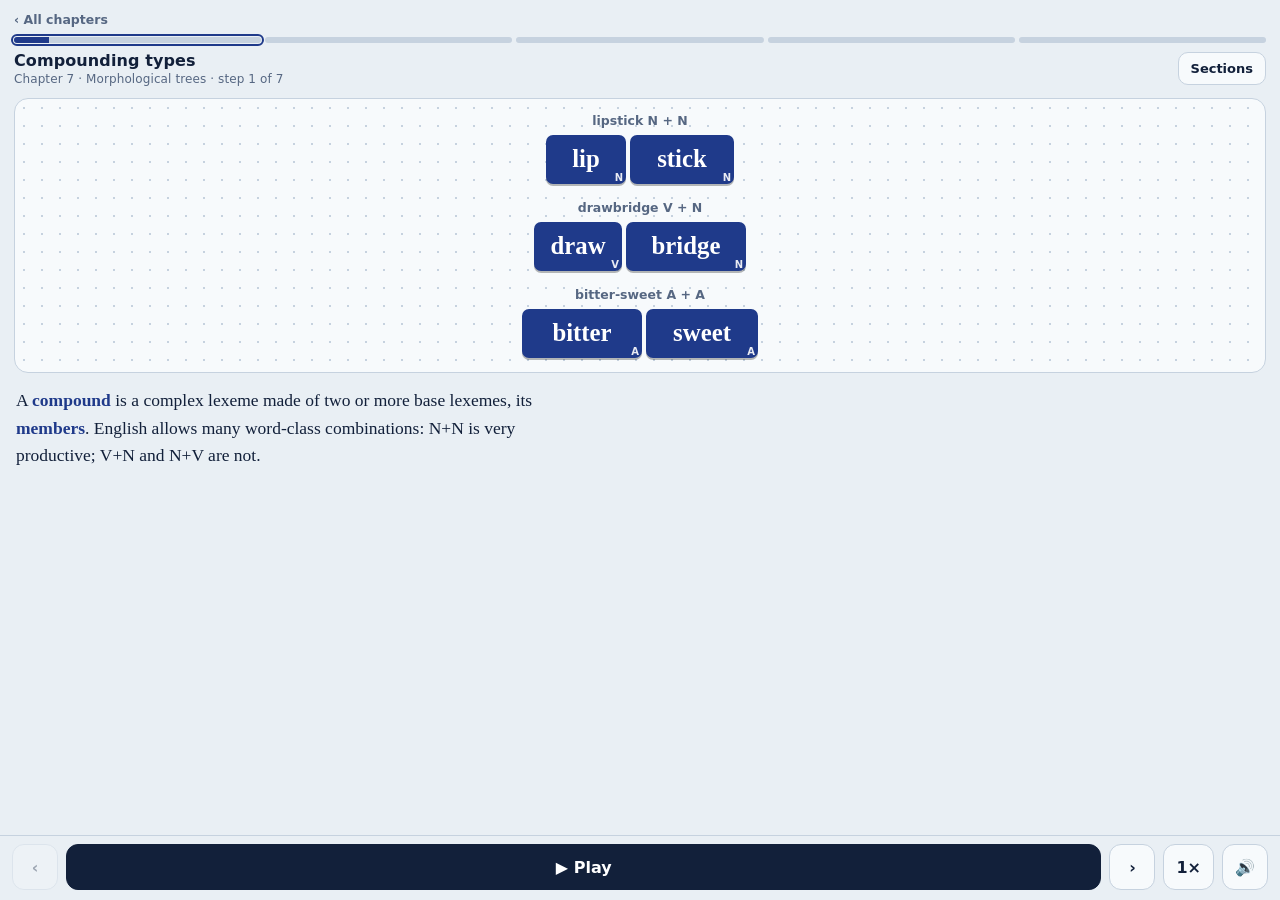
<file: ch7/index.html>
<!doctype html>
<html lang="en">
<head>
<meta charset="utf-8">
<meta name="viewport" content="width=device-width, initial-scale=1, viewport-fit=cover">
<meta name="color-scheme" content="light dark">
<title>Chapter 7 · Morphological trees · Understanding Morphology</title>
<link rel="stylesheet" href="../assets/lesson.css">
</head>
<body>
<script src="../assets/lesson.js"></script>
<script>
const {el,seg,T,tl,R,S,chg,mark,strip,shuffle,Stage,app,quizWidget,labWidget,sort3Widget}=Lesson;
const mq=(id,q,right,wrongs,w)=>({id,q,o:[right,...wrongs],a:0,w});
const wd=s=>s.length*.46+.9;
const D='mod',H='stem'; /* dependent = pink, head = blue */

/* ---------- Bracketing explorer (hierarchical structure in compounds) ---------- */
function bracketEx(name,words,inner,outer,desc,extra){
  const tiles=(k)=>words.map((w,i)=>tl('w'+i,w,k?k[i]:'stem',wd(w)));
  const kinds=words.map(()=>D);kinds[words.length-1]=H;
  const br=(lvls)=>lvls.map((b,i)=>({id:name+i,from:b[0],to:b[1],label:b[2]||'',lvl:i+1}));
  return {name,lang:'Tap “Group the words” to build the tree from the inside out.',desc,
    a:S(R(tiles(),'flat: just a list of nouns')),
    b:S(R(tiles(kinds),'head = last word (blue)',br([inner,outer])))};
}
const BRK=[
 bracketEx('Berkeley Linguistics Society',['Berkeley','Linguistics','Society'],[1,2,'compound'],[0,2,'compound'],
   `<span class="w">[Berkeley [Linguistics Society]]</span><br>A kind of <i>linguistics society</i>: one founded at Berkeley. Linguistics and Society join first.`),
 bracketEx('particle physics conference',['particle','physics','conference'],[0,1,'compound'],[0,2,'compound'],
   `<span class="w">[[particle physics] conference]</span><br>A conference <i>about particle physics</i>. Here the first two words join first.`),
 bracketEx('nuclear power station (A)',['nuclear','power','station'],[0,1,'compound'],[0,2,'compound'],
   `<span class="w">[[nuclear power] station]</span><br>A station for <i>nuclear power</i>. Nuclear power is an English compound.`),
 bracketEx('nuclear power station (B)',['nuclear','power','station'],[1,2,'compound'],[0,2,'compound'],
   `<span class="w">[nuclear [power station]]</span><br>A <i>nuclear</i> kind of <i>power station</i>. Power station is also an English compound, so both groupings make sense.`),
 bracketEx('Indiana University Linguistics Club',['Indiana','University','Linguistics','Club'],[0,1,'compound'],[0,3,'compound'],
   `<span class="w">[[Indiana University] [Linguistics Club]]</span><br>With four members there are two inner compounds. Each inner compound has its own head: <i>University</i> and <i>Club</i>. The whole compound takes the head of its right-hand part, <i>Club</i>.`)
];
/* the four-member example needs two inner brackets at level 1: build by hand */
BRK[4]={name:'Indiana University Linguistics Club',lang:'Two small compounds join into one big one.',
 desc:BRK[4].desc,
 a:S(R(['Indiana','University','Linguistics','Club'].map((w,i)=>tl('w'+i,w,'stem',wd(w))),'flat: four nouns')),
 b:S(R([tl('w0','Indiana',D,wd('Indiana')),tl('w1','University',H,wd('University')),tl('w2','Linguistics',D,wd('Linguistics')),tl('w3','Club',H,wd('Club'))],
   'each compound has its own head',
   [{id:'i1',from:0,to:1,label:'compound',lvl:1},{id:'i2',from:2,to:3,label:'compound',lvl:1},{id:'i3',from:0,to:3,label:'compound',lvl:2}]))};

/* ---------- Compound types ---------- */
const CTYPES=[
 {name:'lipstick',lang:'Endocentric · English',desc:`<span class="w">lipstick</span> is a kind of <i>stick</i>, not a kind of lip. The first member narrows the second. The <b>semantic head</b> (stick) is inside the compound.`,
  a:S(R([tl('a','lip','stem',wd('lip')+1),tl('b','stick','stem',wd('stick')+1)],'two lexemes')),
  b:S(R([tl('a','lip',D,wd('lip')+1),tl('b','stick',H,wd('stick')+1)],'dependent + head'))},
 {name:'hombre-rana',lang:'Endocentric · Spanish (head first)',desc:`<span class="w">hombre-rana</span> ‘frogman’ is a kind of <i>man</i>. In Spanish the head is the <b>first</b> member; in English it is always the second.`,
  a:S(R([tl('a','hombre','stem',wd('hombre')+1),tl('b','rana','stem',wd('rana')+1)],'man + frog')),
  b:S(R([tl('a','hombre',H,wd('hombre')+1),tl('b','rana',D,wd('rana')+1)],'head + dependent'))},
 {name:'hēdúoinos',lang:'Exocentric · Ancient Greek',desc:`<span class="w">hēdúoinos</span> ‘having sweet wine’ denotes a <i>person</i>, not a kind of wine or of sweet. No morpheme means ‘person’: the head is <b>outside</b> the compound. English has a few: redhead, highbrow, lazybones.`,
  a:S(R([tl('a','hēdú-','stem',wd('hēdú-')+1),tl('b','oinos','stem',wd('oinos')+1)],'sweet + wine')),
  b:S(R([tl('a','hēdú-',D,wd('hēdú-')+1),tl('b','oinos',D,wd('oinos')+1),tl('c','someone with','var',wd('someone with')+1,{enter:'right'})],'the meaning “someone who has…” is not expressed anywhere'))},
 {name:'lavapiatti',lang:'Exocentric · Italian V + N',desc:`<span class="w">lavapiatti</span> ‘dishwasher’ is neither a kind of washing nor a kind of dish. The external head is an <b>instrument</b> that washes dishes. English pickpocket and killjoy are similar, but refer to people.`,
  a:S(R([tl('a','lava','stem',wd('lava')+1),tl('b','piatti','stem',wd('piatti')+1)],'wash + dishes')),
  b:S(R([tl('a','lava',D,wd('lava')+1),tl('b','piatti',D,wd('piatti')+1),tl('c','instrument for','var',wd('instrument for')+1,{enter:'right'})],'meaning added by the pattern as a whole'))},
 {name:'son-pal',lang:'Coordinative · Korean',desc:`<span class="w">son-pal</span> ‘hand and foot’. Both members are equal, each with its own referent, so the compound has <b>two</b> semantic heads. Rare in European languages, widespread elsewhere.`,
  a:S(R([tl('a','son','stem',wd('son')+1),tl('b','pal','stem',wd('pal')+1)],'hand + foot')),
  b:S(R([tl('a','son',H,wd('son')+1),tl('x','and','op',1.2),tl('b','pal',H,wd('pal')+1)],'both are heads'))},
 {name:'poeta-pintor',lang:'Appositional · Spanish',desc:`<span class="w">poeta-pintor</span> ‘poet who is also a painter’. Both members have the <b>same</b> referent: one person is both. English: student worker, bitter-sweet, deaf-mute.`,
  a:S(R([tl('a','poeta','stem',wd('poeta')+1),tl('b','pintor','stem',wd('pintor')+1)],'poet + painter')),
  b:S(R([tl('a','poeta',H,wd('poeta')+1),tl('x','=','op',.9),tl('b','pintor',H,wd('pintor')+1)],'one person is both'))},
 {name:'rgan-gžon',lang:'Exocentric, equal members · Classical Tibetan',desc:`<span class="w">rgan-gžon</span> ‘age’ from ‘old’ + ‘young’. Like a coordinative compound the members are equal, but the head is something like <b>‘property’</b>, which is outside the compound.`,
  a:S(R([tl('a','rgan','stem',wd('rgan')+1),tl('b','gžon','stem',wd('gžon')+1)],'old + young')),
  b:S(R([tl('a','rgan',D,wd('rgan')+1),tl('b','gžon',D,wd('gžon')+1),tl('c','property of','var',wd('property of')+1,{enter:'right'})],'“age”: the property of old and young'))}
];

/* ---------- Where the head shows: locus, word class, gender, class ---------- */
const HEADEX=[
 {name:'lipsticks',lang:'Plural on the head · English',desc:`The plural goes on <i>stick</i>. The book analyses it as lip + stick-s: plurality is a property of the head.`,
  a:S(R([tl('a','lip',D,wd('lip')+1),tl('b','stick',H,wd('stick')+1)],'singular')),
  b:S(R([tl('a','lip',D,wd('lip')+1),tl('b','stick',H,wd('stick')+1),tl('c','s','aff',1,{enter:'right'})],'plural: marked on the head'))},
 {name:'años luz',lang:'Plural on the head · Spanish (left-headed)',desc:`<span class="w">años luz</span> ‘light years’. If the plural belonged to the whole compound we would expect <i>*año luz-es</i>. The plural is on <i>año</i>, the head. This is the book’s evidence for the head as locus.`,
  a:S(R([tl('a','año',H,wd('año')+1),tl('b','luz',D,wd('luz')+1)],'año luz ‘light year’')),
  b:S(R([tl('a','año',H,wd('año')+1),tl('s','s','aff',1,{enter:'top'}),tl('b','luz',D,wd('luz')+1)],'años luz: plural on the head'))},
 {name:'church mice',lang:'Head decides inflection class · English',desc:`<span class="w">church mice</span>, not <i>*church mouses</i>. The plural is formed the way the head noun forms it.`,
  a:S(R([tl('a','church',D,wd('church')+1),tl('m','mouse',H,wd('mouse')+1)],'singular')),
  b:S(R([tl('a','church',D,wd('church')+1),tl('m','mice',H,wd('mice')+1)],'plural: as for mouse'))},
 {name:'babysits',lang:'Head decides word class · English',desc:`<span class="w">babysits</span> is a verb because its head <i>sit</i> is a verb, even though <i>baby</i> is a noun.`,
  a:S(R([tl('a','baby',D,wd('baby')+1,{sub:'N'}),tl('b','sit',H,wd('sit')+1,{sub:'V'})],'noun + verb')),
  b:S(R([tl('a','baby',D,wd('baby')+1,{sub:'N'}),tl('b','sit',H,wd('sit')+1,{sub:'V'}),tl('c','s','aff',1,{enter:'right'})],'the whole is a verb: V.3SG'))},
 {name:'Luftpirat',lang:'Head decides gender and class · German',desc:`<span class="w">Luftpirat</span> ‘hijacker’: <i>Luft</i> is feminine, but the compound is masculine like <i>Pirat</i>. Both Pirat and Luftpirat are ‘weak’ nouns (genitive -en).`,
  a:S(R([tl('a','Luft',D,wd('Luft')+1,{sub:'F'}),tl('b','Pirat',H,wd('Pirat')+1,{sub:'M'})],'feminine + masculine')),
  b:S(R([tl('r','Luftpirat','lex',wd('Luftpirat')+1,{sub:'M'})],'masculine, weak: copied from the head'))}
];

/* ---------- Derived heads ---------- */
const DERIV=[
 {name:'readable',lang:'Suffix head · English',desc:`<span class="w">read-able</span>: verb → adjective. Since the head determines word class, -able is treated as an adjective, and the whole is an adjective.`,
  a:S(R([tl('a','read','stem',wd('read')+1,{sub:'V'})],'base')),
  b:S(R([tl('a','read','stem',wd('read')+1,{sub:'V'}),tl('b','able','lex',wd('able')+1,{sub:'A',enter:'right'})],'A: the suffix is the head'))},
 {name:'carstvo',lang:'Suffix head · Russian',desc:`<span class="w">car-stvo</span> ‘czardom’ is a noun because of <i>-stvo</i>. The suffix also gives neuter gender and the o-declension.`,
  a:S(R([tl('a','carʹ','stem',wd('carʹ')+1,{sub:'M'})],'base: masculine noun')),
  b:S(R([tl('a','carʹ','stem',wd('carʹ')+1,{sub:'M'}),tl('b','stvo','lex',wd('stvo')+1,{sub:'N',enter:'right'})],'neuter noun: from the suffix'))},
 {name:'awansować',lang:'Suffix head · Polish',desc:`<span class="w">awans-ować</span> ‘promote’: noun → verb. The suffix gives the word class (V) and the inflection class (-owa/-uj conjugation).`,
  a:S(R([tl('a','awans','stem',wd('awans')+1,{sub:'N'})],'base: noun')),
  b:S(R([tl('a','awans','stem',wd('awans')+1,{sub:'N'}),tl('b','ować','lex',wd('ować')+1,{sub:'V',enter:'right'})],'verb: the suffix is the head'))},
 {name:'delouse',lang:'Prefix head · English',desc:`<span class="w">de-louse</span>: here the prefix is a verb-forming head (Figure 7.5 in the book). But prefixes like <i>co-</i> do <b>not</b> change word class, so they are not heads.`,
  a:S(R([tl('a','louse','stem',wd('louse')+1,{sub:'N'})],'base: noun')),
  b:S(R([tl('p','de-','lex',wd('de-')+1,{sub:'V',enter:'left'}),tl('a','louse','stem',wd('louse')+1,{sub:'N'})],'verb'))}
];

/* ---------- Table 7.1 ---------- */
function headTable(box){
  const rows=[
   ['Dependent narrows meaning','+','+','–',`In <i>doghouse</i> and <i>house for a dog</i> the dependent narrows the head. For affixes it does not: <i>reality</i> is not a kind of <i>-ity</i>, and something yellowish is not a kind of <i>-ish</i>.`],
   ['Morphosyntactic locus','+','+','(+)',`The head carries the inflection for the whole: the tense on the Russian verb, the plural on <i>sticks</i>. For derived words it is only partly applicable, and not at all for non-concatenative patterns like Arabic <i>ḥammaal</i> ‘carrier’.`],
   ['Government','+','–','–',`A head requires a form of its dependent. A compound’s dependent is an uninflected stem, so there is no form to govern.`],
   ['Agreement','+','–','–',`A dependent copies features from its head. Again a stem has no inflection to agree with. (In coordinative compounds the plural may even appear twice: <i>actores-bailarines</i>.)`]];
  const tb=el('table','tb');
  tb.innerHTML='<tr><th style="text-align:left">Head property</th><th>Syntax</th><th>Compound</th><th>Derived</th></tr>';
  const res=el('div','res','Tap a row for the explanation.');
  const col=s=>`<td style="text-align:center;font-weight:800;color:var(--${s[0]==='–'?'bad':'ok'})">${s}</td>`;
  rows.forEach(r=>{const tr=el('tr','row');tr.innerHTML=`<td>${r[0]}</td>${col(r[1])}${col(r[2])}${col(r[3])}`;
    tr.onclick=()=>{[...tb.querySelectorAll('tr.row')].forEach(x=>x.classList.remove('on'));tr.classList.add('on');res.innerHTML=r[4];};tb.append(tr);});
  box.append(tb,res);
}

/* ---------- Summary ---------- */
function summaryWidget(box){
  box.append(el('ul','pts',`
   <li><b>Compounds</b> join lexeme <i>stems</i>. Types: endocentric, exocentric, coordinative, appositional (and exocentric with equal members, like Tibetan).</li>
   <li><b>Trees</b> show hierarchical grouping and the <b>formal head</b>, which is the locus of inflection and decides word class, gender and inflection class.</li>
   <li><b>Derived words</b> also get trees. They show scope (undoable, Capanahua) and suffixes as heads, but prefixes and diminutives are often non-heads.</li>
   <li><b>Syntax comparison:</b> compounds share only the locus property with syntactic heads, with no government or agreement. Derivation is weaker still.</li>
   <li>So the parallels are <b>partial</b>, which suggests word formation is at least partly distinct from sentence formation. The degree of separation is still debated.</li>`));
  let tot=0,good=0;const rows=[];
  SECTIONS.forEach(s=>{let n=0,g=0;s.steps.forEach(st=>{if(st.type==='quiz')st.qs.forEach(q=>{n++;if(app.score[q.id])g++;});});
    if(n){tot+=n;good+=g;rows.push(`<li>${s.title}: <b>${g}/${n}</b></li>`);}});
  box.append(el('p','res',`<b>Quiz results (first try): ${good} of ${tot}</b><ul class="pts">${rows.join('')}</ul>`));
}

/* ---------- Questions ---------- */
const Q={
 t1:mq('t1','In English lipstick, which member is the semantic head?','stick',['lip','Both members','Neither: it is exocentric'],'The first member narrows the second: a lipstick is a kind of stick.'),
 t2:mq('t2','Why do we say child support, not *children support, even for several children?','Compounds combine lexeme stems, not inflected word-forms',['English forbids plurals in compounds','Children is irregular','Support is a verb'],'Compounding works on stems, like derivational affixes. (Inflected first members exist, like publications list, but are uncommon.)'),
 t3:mq('t3','German Waschmaschine: why is wasch- called a pure stem?','Nearly all verb forms have a suffix, and the imperative reading makes no sense here',['It is the infinitive','It is the past tense','It is an interfix'],'Wasch-en has the infinitive suffix -en. Only the imperative is suffixless, but a “wash!” machine would be absurd.'),
 t4:mq('t4','Ancient Greek hēdúoinos ‘having sweet wine’ is…','Exocentric',['Endocentric','Coordinative','Appositional'],'It refers to a person who has sweet wine, not to a kind of wine. The head is outside the compound.'),
 t5:mq('t5','Korean son-pal ‘hand and foot’ is…','Coordinative: two semantic heads',['Endocentric with head son','Endocentric with head pal','Exocentric with a hidden head'],'Each member has its own referent and the compound can be paraphrased with “and”.'),
 h1:mq('h1','Spanish años luz ‘light years’ has -s on año. What does this support?','The plural is expressed on the morphological head',['Plural belongs to the whole compound','Luz is the head','Spanish compounds have no head'],'If the plural attached to the entire compound we would expect *año luz-es.'),
 h2:mq('h2','German Luft (fem.) + Pirat (masc.) gives Luftpirat. Why masculine?','Gender comes from the head Pirat',['The first member wins','Compounds are always masculine','The interfix decides'],'The formal head determines word class, gender and inflection class for the whole compound.'),
 h3:mq('h3','Which grouping fits particle physics conference?','[[particle physics] conference]',['[particle [physics conference]]','[particle physics conference] with no structure','[[particle] [physics] conference]'],'It is a conference about particle physics.'),
 h4:mq('h4','What is the plural of church mouse?','church mice',['church mouses','churches mouse','churches mice'],'The head decides how the compound forms its plural.'),
 h5:mq('h5','The exocentric sabretooth has the plural sabretooths, not sabreteeth. Why?','No head inside the compound to carry the plural, so the plural attaches to the whole',['English forbids irregular plurals in compounds','Sabretooth is coordinative','Tooth is a verb here'],'It denotes a tiger, not a kind of tooth, so the normal head pattern does not apply. (Blackfoot/Blackfeet shows variation.)'),
 d1:mq('d1','In undoable ‘cannot be done’, what is built first?','doable (do + -able), then un-',['undo (un + do), then -able','All three at once','Un- and -able together, then do'],'The negative prefix has scope over doable: [un [do able]].'),
 d2:mq('d2','Capanahua pi-ma-catsih- ‘eat-CAUS-DESID’ means ‘want to make eat’. Why?','Desiderative has scope over the base pi-ma-',['Causative has scope over desiderative','The suffixes are unordered','Pi- is the head'],'The outer suffix modifies the whole base inside it. Reversing the order reverses the scope.'),
 d3:mq('d3','Why is readable an adjective in the head-based analysis?','-able belongs to the adjective class and is the head',['Read is an adjective','Adjectives are the default','The prefix decides'],'The head determines word class, and derivational suffixes are treated as heads.'),
 d4:mq('d4','Which of these is NOT a head?','English co- (co-author, co-exist)',['Russian -stvo','Polish -ować','English -able'],'Co- attaches to nouns, adjectives and verbs and leaves their word class unchanged.'),
 s1:mq('s1','Which syntactic head property do compounds share?','Morphosyntactic locus',['Government','Agreement','All three properties'],'The head carries the inflection for the whole. Government and agreement are not observable in compounds.'),
 s2:mq('s2','Why can’t government and agreement apply inside compounds?','The dependent is an uninflected stem',['Compounds have no head','Heads are always outside','Compounds are always exocentric'],'Government and agreement need an inflected dependent word-form.'),
 s3:mq('s3','What do the parallels with syntax suggest overall?','They are only partial, so word formation is at least partly distinct from syntax',['Morphology and syntax are identical','Words have no internal structure','Derivation is more syntax-like than compounding'],'Compounds share only some head properties, derived words even fewer. The exact degree of separation is still debated.'),
 x3:mq('x3','Spanish inmovilizable has two readings. For ‘unmobilizable’, what is the structure?','[in [[móvil iz] able]]',['[[[in móvil] iz] able]','[[in móvil] [iz able]]','[in móvil iz able] with no structure'],'In ‘unmobilizable’ the prefix negates mobilizable; in ‘immobilizable’ the prefix attaches to móvil first (immobile → immobilize → -able).')
};

const SECTIONS=[
{title:'Compounding types',steps:[
 {type:'stage',cap:`A <b>compound</b> is a complex lexeme made of two or more base lexemes, its <b>members</b>. English allows many word-class combinations: N+N is very productive; V+N and N+V are not.`,
  spec:S(R([tl('a','lip','stem',2,{sub:'N'}),tl('b','stick','stem',2.6,{sub:'N'})],'lipstick  N + N'),R([tl('c','draw','stem',2.2,{sub:'V'}),tl('d','bridge','stem',3,{sub:'N'})],'drawbridge  V + N'),R([tl('e','bitter','stem',3,{sub:'A'}),tl('f','sweet','stem',2.8,{sub:'A'})],'bitter-sweet  A + A'))},
 {type:'stage',cap:`Compounds join <b>stems</b>, not inflected word-forms. It is <i>lipstick</i>, not <i>*lipsstick</i>, even though both lips are used.`,
  spec:S(R([tl('a','lips','ghost',2.4),tl('b','stick','stem',2.6)],'*lipsstick'),R([tl('c','lip','stem',2),tl('d','stick','stem',2.6)],'lipstick'))},
 {type:'stage',cap:`In richer inflection this is clear. German often inserts an empty <b>interfix</b> that makes the right stem for compounding.`,
  spec:S(R([tl('a','Volk','stem',2.6),tl('b','s','aff',1,{enter:'top'}),tl('c','wagen','stem',2.8)],'Volkswagen: ‘people’s car’'),R([tl('d','Schwan','stem',3.2),tl('e','en','aff',1.4,{enter:'top'}),tl('f','gesang','stem',3.2)],'Schwanengesang: ‘swansong’'))},
 {type:'stage',cap:`Likewise German V+N compounds use the pure verb stem. Wasch- is not the infinitive (waschen) and would be odd as an imperative.`,
  spec:S(R([tl('a','wasch','stem',3),tl('b','maschine','stem',4)],'Waschmaschine: ‘washing machine’'),R([tl('c','en','ghost',1.4)],'the infinitive suffix is not there'))},
 {type:'stage',cap:`Some languages let an object join the verb: <b>noun incorporation</b>. English cannot say <i>to hair-wash</i>, but Alutor can say ‘hand-wash’.`,
  spec:S(R([tl('a','tə-','aff',1.4),tl('b','məng','stem',2.2),tl('c','-ilgətav','stem',3.2),tl('d','-ək','aff',1.4)],'Alutor: 1sg – hand – wash – 1sg'),R([tl('e','‘I washed (my) hands’','plain',8)],''))},
 {type:'widget',cap:`Types of compound by <b>semantic head</b>. Tap each example, then show where the head is.`,build:b=>labWidget(b,CTYPES,'Show the head','Back')},
 {type:'quiz',cap:'Check yourself.',qs:[Q.t1,Q.t2,Q.t3,Q.t4,Q.t5]}
]},
{title:'Heads in compounds',steps:[
 {type:'stage',cap:`Compounds can contain compounds. A <b>tree</b> shows which members group first. Take <i>Berkeley Linguistics Society</i>: three flat nouns…`,
  spec:S(R([tl('w0','Berkeley','stem',wd('Berkeley')),tl('w1','Linguistics','stem',wd('Linguistics')),tl('w2','Society','stem',wd('Society'))],'three nouns'))},
 {type:'stage',cap:`…but Linguistics Society goes together first: a kind of linguistics society. The inner compound has its own head, Society.`,
  spec:S(R([tl('w0','Berkeley','stem',wd('Berkeley')),tl('w1','Linguistics',D,wd('Linguistics')),tl('w2','Society',H,wd('Society'))],'inner compound',[{id:'g1',from:1,to:2,label:'compound',lvl:1}]))},
 {type:'stage',cap:`Then Berkeley modifies the whole thing: a society at Berkeley. Society is the head of both levels.`,
  spec:S(R([tl('w0','Berkeley',D,wd('Berkeley')),tl('w1','Linguistics',D,wd('Linguistics')),tl('w2','Society',H,wd('Society'))],'head: Society',[{id:'g1',from:1,to:2,label:'compound',lvl:1},{id:'g2',from:0,to:2,label:'compound',lvl:2}]))},
 {type:'widget',cap:`Try the grouping yourself. Some compounds allow two structures at once, like <i>nuclear power station</i>.`,build:b=>labWidget(b,BRK,'Group the words','Back')},
 {type:'stage',cap:`The <b>formal head</b> is the morphosyntactic locus: it carries the inflection for the whole compound. The plural of lipstick is on stick.`,
  spec:S(R([tl('a','lip',D,wd('lip')+1),tl('b','stick',H,wd('stick')+1),tl('c','s','aff',1)],'lipsticks: -s marks the head'))},
 {type:'stage',cap:`An alternative is [[lip][stick]]s, plural on the whole compound. It works for lipsticks, but not for left-headed Spanish: <i>año luz</i> gives <i>años luz</i>, not <i>*año luz-es</i>.`,
  spec:S(R([tl('a','año',H,wd('año')+1),tl('s','s','aff',1),tl('b','luz',D,wd('luz')+1)],'años luz ✓'),R([tl('c','año','stem',wd('año')+1),tl('d','luz','stem',wd('luz')+1),tl('e','es','bad',1.4)],'*año luz-es ✗'))},
 {type:'widget',cap:`The head also decides <b>word class, gender and inflection class</b>. Tap through the cases.`,build:b=>labWidget(b,HEADEX,'Apply','Back')},
 {type:'stage',cap:`Non-endocentric compounds do not behave this way. In coordinative compounds the plural may show on both members, and exocentric sabretooth is plural <i>sabretooths</i>.`,
  spec:S(R([tl('a','actores','stem',wd('actores')+1),tl('b','bailarines','stem',wd('bailarines')+1)],'actores-bailarines: double plural'),R([tl('c','sabretooth','stem',wd('sabretooth')+1),tl('d','s','aff',1)],'sabretooths, not sabreteeth'))},
 {type:'quiz',cap:'Check yourself.',qs:[Q.h1,Q.h2,Q.h3,Q.h4,Q.h5]}
]},
{title:'Trees in derived words',steps:[
 {type:'stage',cap:`Derived lexemes get trees too. <i>Undoable</i> has two meanings. First: ‘cannot be done’. The prefix attaches to doable…`,
  spec:S(R([tl('a','un','aff',1.8),tl('b','do','stem',1.8),tl('c','able','aff',2.4)],'undoable₁: ‘cannot be done’',[{id:'b1',from:1,to:2,label:'doable',lvl:1},{id:'b2',from:0,to:2,label:'undoable',lvl:2}]))},
 {type:'stage',cap:`Second: ‘can be undone’. Now the prefix attaches to the verb do first, and -able is added to undo. Same pieces, different tree, different meaning.`,
  spec:S(R([tl('a','un','aff',1.8),tl('b','do','stem',1.8),tl('c','able','aff',2.4)],'undoable₂: ‘can be undone’',[{id:'b1',from:0,to:1,label:'undo',lvl:1},{id:'b2',from:0,to:2,label:'undoable',lvl:2}]))},
 {type:'stage',cap:`Order of affixes matters too. In Capanahua, <b>-ma</b> (causative) attaches to pi-catsih- ‘want to eat’, so the result is ‘make (him) want to eat’.`,
  spec:S(R([tl('a','pi','stem',1.6),tl('b','-catsih','aff',3),tl('c','-ma','aff',1.8)],'pi-catsih-ma: ‘make him hungry’',[{id:'b1',from:0,to:1,label:'want to eat',lvl:1},{id:'b2',from:0,to:2,label:'make [want to eat]',lvl:2}]))},
 {type:'stage',cap:`Reverse the suffixes and the scope reverses: -catsih (desiderative) now covers pi-ma- ‘make eat’, giving ‘want to make eat’. The outer affix has <b>semantic scope</b> over everything inside.`,
  spec:S(R([tl('a','pi','stem',1.6),tl('b','-ma','aff',1.8),tl('c','-catsih','aff',3)],'pi-ma-catsih: ‘he wants to feed it’',[{id:'b1',from:0,to:1,label:'make eat',lvl:1},{id:'b2',from:0,to:2,label:'want to [make eat]',lvl:2}]))},
 {type:'widget',cap:`Derivational suffixes are often treated as <b>heads</b>: they decide word class, gender and inflection class. Tap the examples.`,build:b=>labWidget(b,DERIV,'Add the affix','Back')},
 {type:'stage',cap:`But not all affixes are heads. Prefixes and diminutive suffixes often leave the word class unchanged: <i>co-author, co-extensive, co-exist</i> are noun, adjective and verb.`,
  spec:S(R([tl('a','co-','aff',1.6),tl('b','author','stem',3,{sub:'N'})],'noun'),R([tl('c','co-','aff',1.6),tl('d','extensive','stem',3.6,{sub:'A'})],'adjective'),R([tl('e','co-','aff',1.6),tl('f','exist','stem',2.8,{sub:'V'})],'verb'))},
 {type:'widget',cap:`Does the affix determine word class (a head) or not?`,
  build:b=>sort3Widget(b,[['-able (read-able)','head','Makes adjectives from verbs, so it determines the word class.'],['-stvo (car-stvo)','head','Makes neuter nouns of the o-declension.'],['-ować (awans-ować)','head','Makes verbs and decides the conjugation class.'],['co- (co-author)','non','Attaches to nouns, adjectives and verbs and leaves the class unchanged.'],['pre- (Spanish pre-historia)','non','Likewise attaches to nouns, adjectives and verbs.'],['-ino (Italian tavol-ino)','non','Diminutive: ‘little table’ stays a noun; giall-ino is still an adjective.']],{head:'Head: sets word class',non:'Not a head'})},
 {type:'quiz',cap:'Check yourself.',qs:[Q.d1,Q.d2,Q.d3,Q.d4]}
]},
{title:'Morphology and syntax',steps:[
 {type:'stage',cap:`Big question: do the <b>same principles</b> build words and sentences? If heads in morphology resemble heads in syntax, there may be no separate morphological component. If not, there probably is one.`,
  spec:S(R([tl('a','word structure','stem',5.2),tl('b','≟','op',1),tl('c','sentence structure','stem',6)],'compare formal heads'))},
 {type:'stage',cap:`Three formal properties characterise syntactic heads: the head is the <b>locus</b> of inflection, may <b>govern</b> its dependents’ form, and may <b>agree</b> with a dependent. Here is a Russian sentence.`,
  spec:S(R([tl('a','Student-y','stem',wd('Student-y')+1,{sub:'NOM.PL'}),tl('b','pomaga-l-i','stem',wd('pomaga-l-i')+1,{sub:'PST.PL'})],'‘The students helped…’'),R([tl('c','zavedujušč-ej','stem',wd('zavedujušč-ej')+1,{sub:'DAT'}),tl('d','kafedr-oj','stem',wd('kafedr-oj')+1,{sub:'INS'})],'…the chairwoman of the department’'))},
 {type:'stage',cap:`<b>Locus:</b> the verb carries the tense for the whole clause, and each noun carries the case for its phrase.`,
  spec:S(R([tl('a','Student-y','stem',wd('Student-y')+1,{sub:'NOM.PL'}),tl('b','pomaga-l-i','ok',wd('pomaga-l-i')+1,{sub:'PST.PL'})],'the verb is the locus of tense'),R([tl('c','zavedujušč-ej','stem',wd('zavedujušč-ej')+1,{sub:'DAT'}),tl('d','kafedr-oj','stem',wd('kafedr-oj')+1,{sub:'INS'})],''))},
 {type:'stage',cap:`<b>Government:</b> the verb requires its object to be dative, and the noun zavedujuščej requires its complement to be instrumental.`,
  spec:S(R([tl('a','Student-y','stem',wd('Student-y')+1,{sub:'NOM.PL'}),tl('b','pomaga-l-i','stem',wd('pomaga-l-i')+1,{sub:'PST.PL'})],''),R([tl('c','zavedujušč-ej','mod',wd('zavedujušč-ej')+1,{sub:'DAT'}),tl('d','kafedr-oj','mod',wd('kafedr-oj')+1,{sub:'INS'})],'case required by the head'))},
 {type:'stage',cap:`<b>Agreement:</b> the verb agrees with its subject in number. Both are plural.`,
  spec:S(R([tl('a','Student-y','copy',wd('Student-y')+1,{sub:'NOM.PL'}),tl('b','pomaga-l-i','copy',wd('pomaga-l-i')+1,{sub:'PST.PL'})],'plural matches'),R([tl('c','zavedujušč-ej','stem',wd('zavedujušč-ej')+1,{sub:'DAT'}),tl('d','kafedr-oj','stem',wd('kafedr-oj')+1,{sub:'INS'})],''))},
 {type:'widget',cap:`Which of these properties do compounds and derived words show? Tap each row.`,build:headTable},
 {type:'stage',cap:`The verdict: parallels are <b>partial</b>. Compounds show locus only. Derivation is weaker still, and non-concatenative derivation (Arabic ḥammaal ‘carrier’) has no clear head at all.`,
  spec:S(R([tl('a','syntax','ok',3.4),tl('b','4 of 4','plain',3)],''),R([tl('c','compounds','mod',3.8),tl('d','2 of 4','plain',3)],''),R([tl('e','derivation','bad',3.8),tl('f','weak','plain',3)],''))},
 {type:'quiz',cap:'Check yourself.',qs:[Q.s1,Q.s2,Q.s3]}
]},
{title:'Exercises',steps:[
 {type:'widget',cap:`Exercise 2: Sanskrit compounds. What type is each? The book gives no answer key, so these are my analyses from the glosses.`,
  build:b=>sort3Widget(b,[['aśvakovida- ‘knowledgeable about horses’','endo','Head kovida ‘knowledgeable’ is inside; aśva ‘horse’ narrows it.'],
   ['bahuvrīhi- ‘having a lot of rice’','exo','The compound refers to a person who has rice, not a kind of rice.'],
   ['divyarūpa- ‘having divine shape’','exo','Refers to something that has a divine shape, not to a kind of shape.'],
   ['gṛhapati- ‘houseowner’','endo','A kind of lord (pati), specified by the house.'],
   ['mahārāja- ‘great king’','endo','A kind of king, narrowed by ‘great’.'],
   ['mahātman- ‘having a big soul’','exo','Refers to someone who has a big soul, not to a kind of soul.'],
   ['priyasakhī- ‘dear friend’','endo','A kind of female friend, narrowed by ‘dear’.'],
   ['rājarṣi- ‘poet who is also royalty’','app','Both members describe the same person.'],
   ['śuklakṛṣṇa- ‘bright and dark’','coord','Two members, each with its own referent: ‘and’.'],
   ['sukhaduḥkha- ‘joy and pain’','coord','Equal members joined by ‘and’.']],
   {endo:'Endocentric',exo:'Exocentric',coord:'Coordinative',app:'Appositional'})},
 {type:'stage',cap:`Exercise 3: Spanish <i>inmovilizable</i>, ‘unmobilizable’. The prefix <b>in-</b> negates the whole of <i>mobilizable</i>.`,
  spec:S(R([tl('a','in','aff',1.6),tl('b','móvil','stem',2.8),tl('c','iz','aff',1.4),tl('d','able','aff',2.2)],'inmovilizable₁: ‘unmobilizable’',[{id:'b1',from:1,to:2,label:'mobilize',lvl:1},{id:'b2',from:1,to:3,label:'mobilizable',lvl:2},{id:'b3',from:0,to:3,label:'unmobilizable',lvl:3}]))},
 {type:'stage',cap:`And ‘immobilizable’: in- attaches to móvil first (immobile), then -iz, then -able. Same string, different tree.`,
  spec:S(R([tl('a','in','aff',1.6),tl('b','móvil','stem',2.8),tl('c','iz','aff',1.4),tl('d','able','aff',2.2)],'inmovilizable₂: ‘immobilizable’',[{id:'b1',from:0,to:1,label:'immobile',lvl:1},{id:'b2',from:0,to:2,label:'immobilize',lvl:2},{id:'b3',from:0,to:3,label:'immobilizable',lvl:3}]))},
 {type:'quiz',cap:`A question on exercise 3.`,qs:[Q.x3]},
 {type:'widget',cap:`Exercise 4: Russian exocentric A + N compounds, ‘having an N that is A’. Tap an example and combine the stems. The rule: adjective stem + linking -o- + noun stem + adjective ending -yj/-ij. This is my sketch, not the book’s notation.`,
  build:b=>labWidget(b,RUS,'Form the compound','Back')},
 {type:'widget',cap:`That is chapter 7. Here is what to take away.`,build:summaryWidget}
]}
];

function rus(adj,ast,noun,nst,lnk,end,glossA,glossN,out){
  return {name:out,lang:'Russian exocentric compound',
   desc:`<span class="w">${out}</span> ‘having ${glossN} that is ${glossA}’. From <i>${adj}</i> ‘${glossA}’ and <i>${noun}</i> ‘${glossN}’. There is no morpheme for ‘having’: the rule as a whole supplies it.`,
   a:S(R([tl('a1',adj,'stem',wd(adj)+1),tl('a2',noun,'stem',wd(noun)+1)],'adjective + noun')),
   b:S(R([tl('a1',ast,D,wd(ast)+1,{from:'a1'}),tl('l',lnk,'aff',1.2,{enter:'top'}),tl('a2',nst,D,wd(nst)+1,{from:'a2'}),tl('e',end,'aff',1.4,{enter:'right'})],out))};
}
var RUS=[
 rus('dlinnyj','dlinn','ruka','ruk','o','ij','long','arm','dlinnorukij'),
 rus('krasnyj','krasn','boroda','borod','o','yj','red','beard','krasnoborodyj'),
 rus('černyj','čern','koža','kož','o','ij','black','skin','černokožij'),
 rus('tolstyj','tolst','noga','nog','o','ij','thick','leg','tolstonogij')
];
Lesson.start({label:'Chapter 7 · Morphological trees',sections:SECTIONS});
</script>
</body>
</html>
</file>
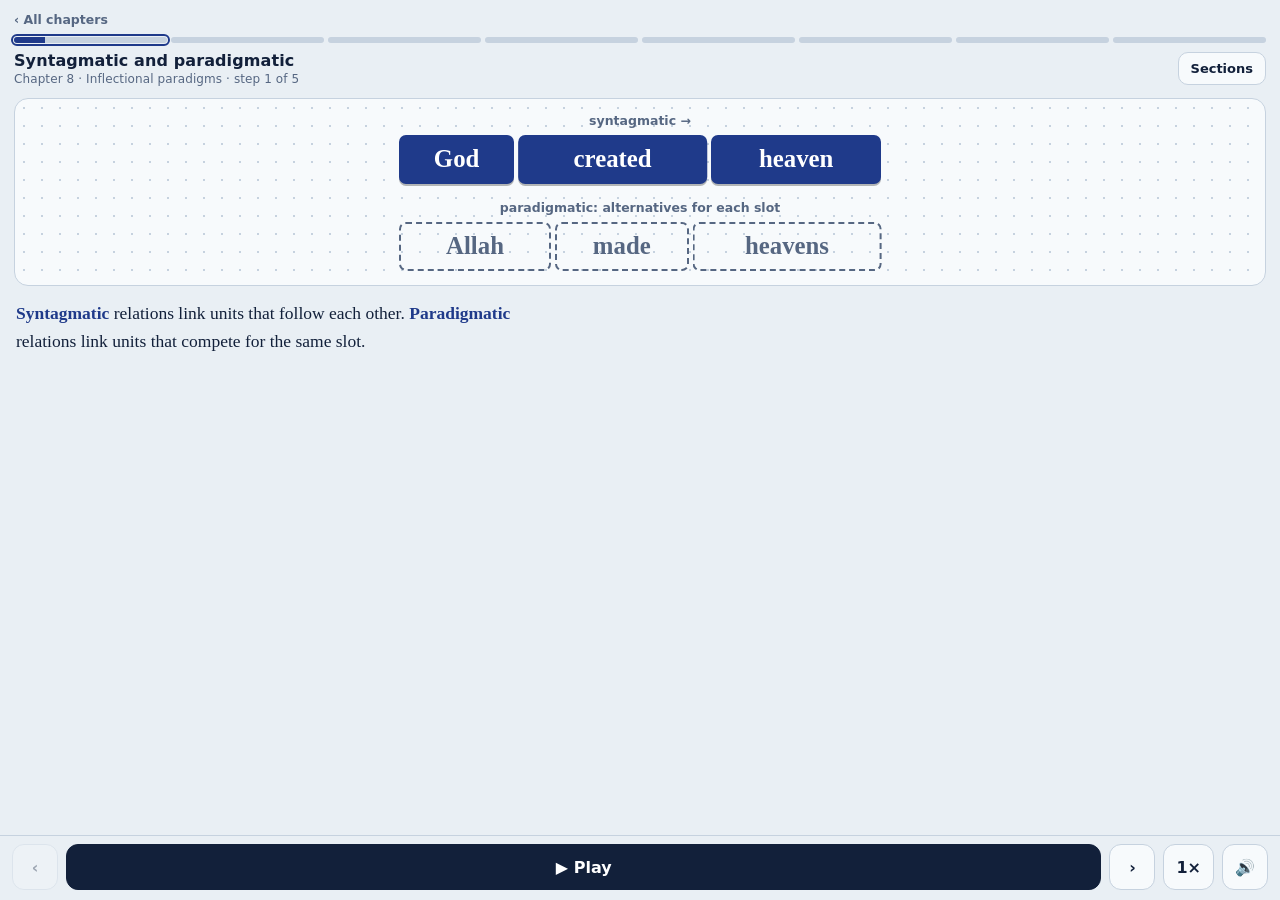
<file: ch8/index.html>
<!doctype html>
<html lang="en">
<head>
<meta charset="utf-8">
<meta name="viewport" content="width=device-width, initial-scale=1, viewport-fit=cover">
<meta name="color-scheme" content="light dark">
<title>Chapter 8 · Inflectional paradigms · Understanding Morphology</title>
<link rel="stylesheet" href="../assets/lesson.css">
</head>
<body>
<script src="../assets/lesson.js"></script>
<script>
const {el,seg,T,tl,R,S,chg,mark,strip,shuffle,Stage,app,quizWidget,labWidget,sort3Widget}=Lesson;
const mq=(id,q,right,wrongs,w)=>({id,q,o:[right,...wrongs],a:0,w});
const wd=s=>s.length*.46+.9;
const W=(id,t,k,x)=>tl(id,t,k||'stem',wd(t)+.6,x);

/* ---------- Latin o-/u-declension (8.7) ---------- */
const LAT=[['nom sg','-us','-us'],['acc sg','-um','-um'],['gen sg','-ī','-ūs'],['dat sg','-ō','-uī'],['abl sg','-ō','-ū'],
 ['nom pl','-ī','-ūs'],['acc pl','-ōs','-ūs'],['gen pl','-ōrum','-uum'],['dat pl','-īs','-ibus'],['abl pl','-īs','-ibus']];
function latinWidget(box){
  const tb=el('table','tb');tb.innerHTML='<tr><th style="text-align:left">cell</th><th>hort-us (o)</th><th>grad-us (u)</th></tr>';
  const res=el('div','res','Tap a cell. Does it tell the two classes apart?');
  LAT.forEach(r=>{const same=r[1]===r[2];const tr=el('tr','row');
    tr.innerHTML=`<td>${r[0]}</td><td style="text-align:center">${r[1]}</td><td style="text-align:center">${r[2]}</td>`;
    tr.onclick=()=>{[...tb.querySelectorAll('tr.row')].forEach(x=>x.classList.remove('on'));tr.classList.add('on');
      res.className='res '+(same?'bad':'good');
      res.innerHTML=same?`<b>${r[0]}</b>: the ending is the same in both classes, so it has <b>no predictive value</b> for the class.`
       :`<b>${r[0]}</b>: the endings differ, so this form <b>identifies the class</b>. The genitive singular is probably heard more often than the genitive plural, so it is the more useful predictor.`;};
    tb.append(tr);});
  box.append(tb,res);
}
const PREDICT=[
 {name:'gen sg -ī',lang:'Predict the genitive plural',desc:`The genitive singular <b>-ī</b> belongs to the o-declension package, so the genitive plural must be <b>-ōrum</b>. There is no Latin noun with -ī and -uum.`,
  a:S(R([W('a','hort-ī','stem'),tl('o','→','op',.8),W('b','?','var')],'gen sg → gen pl')),b:S(R([W('a','hort-ī','stem'),tl('o','→','op',.8),W('b','hort-ōrum','ok')],'o-declension package'))},
 {name:'gen sg -ūs',lang:'Predict the genitive plural',desc:`The genitive singular <b>-ūs</b> belongs to the u-declension package, so the genitive plural must be <b>-uum</b>.`,
  a:S(R([W('a','grad-ūs','stem'),tl('o','→','op',.8),W('b','?','var')],'gen sg → gen pl')),b:S(R([W('a','grad-ūs','stem'),tl('o','→','op',.8),W('b','grad-uum','ok')],'u-declension package'))}
];

/* ---------- Greek declensions (8.21) ---------- */
const GK={cells:['nom.sg','acc.sg','gen.sg','nom.pl','acc.pl','gen.pl'],
 cls:[['os','nomos','os,o,u,i,us,on'],['as','pateras','as,a,a,es,es,on'],['us','papus','us,u,u,uðes,uðes,uðon'],['a','imera','a,a,as,es,es,on'],['i1','texni','i,i,is,es,es,on'],['i2','poli','i,i,eos,is,is,eon'],['u','maimu','u,u,us,uðes,uðes,uðon']]};
function greekWidget(box){
  const tabs=el('div','tabs'),tb=el('table','tb'),res=el('div','res');box.append(tabs,tb,res);let c=0;
  const pal=['--stem','--mod','--var','--ok','--bad'];
  GK.cells.forEach((n,i)=>{const b=el('button','chip'+(i===0?' on':''),n);b.onclick=()=>{c=i;draw();};tabs.append(b);});
  function draw(){[...tabs.children].forEach((b,i)=>b.classList.toggle('on',i===c));
    const sfx=GK.cls.map(r=>r[2].split(',')[c]);const groups={};sfx.forEach((s,i)=>{(groups[s]=groups[s]||[]).push(GK.cls[i][0]);});
    const keys=Object.keys(groups);tb.innerHTML='<tr><th style="text-align:left">class</th><th>example</th><th>suffix</th></tr>';
    GK.cls.forEach((r,i)=>{const g=keys.indexOf(sfx[i]);const tr=el('tr');
      tr.innerHTML=`<td>${r[0]}</td><td style="text-align:center">${r[1]}</td><td style="text-align:center;font-weight:800;background:color-mix(in srgb,var(${pal[g%5]}) 22%,transparent)">-${sfx[i]}</td>`;tb.append(tr);});
    const shared=keys.filter(k=>groups[k].length>1).map(k=>`<b>-${k}</b> in ${groups[k].join(', ')}`);
    res.innerHTML=`<b>${GK.cells[c]}</b>: ${keys.length} different suffixes across 7 classes. `+(shared.length?`Shared: ${shared.join('; ')}.`:'')+` Classes differ only slightly, which is what the hierarchy captures.`;}
  draw();
}

/* ---------- Latin/Priscianic ---------- */
const PRIS=[
 {name:'laudāre',lang:'Priscianic formation · Latin ‘praise’',desc:`<span class="w">laudātus → laudātūrus</span>. The future active participle is the past passive participle with <b>-ūr</b> added. It cannot be built on it by meaning, only by form.`,
  a:S(R([W('a','laudāt','stem'),W('b','us','aff')],'past passive participle')),b:S(R([W('a','laudāt','stem'),W('c','ūr','aff',{enter:'top'}),W('b','us','aff')],'future active participle'))},
 {name:'mittere',lang:'Priscianic formation · Latin ‘send’',desc:`<span class="w">missus → missūrus</span>. The infinitive mittere and the participle stem miss- are related irregularly, but miss- → missūr- is regular.`,
  a:S(R([W('a','miss','stem'),W('b','us','aff')],'past passive participle')),b:S(R([W('a','miss','stem'),W('c','ūr','aff',{enter:'top'}),W('b','us','aff')],'future active participle'))},
 {name:'ferre',lang:'Priscianic formation · Latin ‘bear’',desc:`<span class="w">lātus → lātūrus</span>. Even with the suppletive stem lāt-, the second step is regular.`,
  a:S(R([W('a','lāt','stem'),W('b','us','aff')],'past passive participle')),b:S(R([W('a','lāt','stem'),W('c','ūr','aff',{enter:'top'}),W('b','us','aff')],'future active participle'))},
 {name:'mupin',lang:'Tümpisa Shoshoni · ‘nose’',desc:`<span class="w">mupitta → mupittan</span>. The possessive is always the objective plus <b>-n</b>. Describing this without Priscianic formation needs an invented “non-nominative stem”.`,
  a:S(R([W('a','mupitta','stem')],'objective')),b:S(R([W('a','mupitta','stem'),W('n','n','aff',{enter:'right'})],'possessive: built on the objective'))}
];
/* ---------- Tagalog (exercise 1) ---------- */
const TAG=[['langoy','lumangoy','lumangoy','‘swim’','-um-: perfective is the same as the basic form.'],
 ['wagayway','wumagayway','wumagayway','‘wave’','-um-: perfective is the same as the basic form.'],
 ['takot','matakot','natakot','‘be afraid’','ma-: m- becomes n-.'],
 ['uhaw','mauhaw','nauhaw','‘be thirsty’','ma-: m- becomes n-.'],
 ['buhat','buhatin','binuhat','‘raise’','-in: insert -in- after the first consonant and drop the final -in.'],
 ['punit','punitin','pinunit','‘rip’','-in: insert -in- after the first consonant and drop the final -in.'],
 ['punas','punasan','pinunasan','‘wipe’','-an: insert -in- after the first consonant (the -an stays).']]
 .map(([r,b,p,g,why])=>({name:r,lang:'Tagalog ‘'+g.slice(1,-1)+'’',desc:`<span class="w">${b} → ${p}</span><br>${why} (My application of the rules in (8.11).)`,
   a:S(R([tl('x',b,'stem',wd(b)+1)],'basic form')),b:S(R([tl('x',p,'mod',wd(p)+1)],'perfective'))}));

/* ---------- Summary ---------- */
function summaryWidget(box){
  box.append(el('ul','pts',`
   <li><b>Syntagmatic</b> relations link neighbours in a chain; <b>paradigmatic</b> relations link forms that contrast in one slot. The question is whether grammar needs the second kind.</li>
   <li><b>Inflection classes</b> are packages of suppletive endings. They are assigned by phonology, meaning or morphology, are related to but distinct from gender, and differ in productivity.</li>
   <li>Evidence for paradigmatic structure: <b>class shift</b>, <b>inheritance hierarchies</b> of related classes, <b>Priscianic formation</b>, and form–meaning mismatches.</li>
   <li><b>Syncretism</b> can be natural (underspecification) or need <b>rules of referral</b>. <b>Defectiveness</b>, <b>deponency</b> and <b>periphrasis</b> are further mismatches.</li>`));
  let tot=0,good=0;const rows=[];
  SECTIONS.forEach(s=>{let n=0,g=0;s.steps.forEach(st=>{if(st.type==='quiz')st.qs.forEach(q=>{n++;if(app.score[q.id])g++;});});
    if(n){tot+=n;good+=g;rows.push(`<li>${s.title}: <b>${g}/${n}</b></li>`);}});
  box.append(el('p','res',`<b>Quiz results (first try): ${good} of ${tot}</b><ul class="pts">${rows.join('')}</ul>`));
}

const Q={
 a1:mq('a1','Which pair is a paradigmatic relation?','bag and bags (singular contrasts with plural)',['bag and the plural suffix -s in a row','Subject and verb in a sentence','A stem and its prefix'],'Paradigmatic relations hold between items that could fill the same slot and contrast with each other.'),
 a2:mq('a2','What does the word-based rule add compared with the morpheme-based one?','A direct relation between the singular and the plural forms',['The order of stem and suffix','A meaning for the root','Nothing: they are identical'],'The morpheme-based rule only combines bag + -s. The word-based rule also links the forms of one lexeme.'),
 c1:mq('c1','All three Irish nouns have a zero nominative singular, but gen.pl is zero, -e or -ach. This shows…','Three inflection classes with suppletive allomorphs',['Phonological allomorphy','One irregular noun','A derivational suffix'],'Lexemes that choose different suppletive allomorphs belong to different inflection classes.'),
 c2:mq('c2','Why is the Latin nominative singular of little use for predicting the class?','Hortus and gradus have the same ending -us',['It is always irregular','Latin has no nominative','It is the rarest form'],'The nom.sg and acc.sg endings are the same in both classes. The genitive singular tells them apart.'),
 c3:mq('c3','Why must inflection class be distinguished from gender in Italian?','Mano takes -o but is feminine, and poeta takes -a but is masculine',['Italian has no gender','Gender is inflection','All -a nouns are feminine'],'Class determines the forms; gender is an agreement feature that shows on adjectives.'),
 c4:mq('c4','A class that accepts loanwords and attracts class-shifting lexemes is…','Highly productive',['Unproductive','Of intermediate productivity','Defective'],'Intermediate classes form neologisms but do not take loanwords; unproductive classes do not even do that.'),
 p1:mq('p1','Why did Latin nouns shift from u- to o-declension but not the reverse?','Speakers who forgot the genitive matched both rules and chose the larger o-declension',['The u-declension was borrowed','Phonological change only','The o-declension had more cases'],'Choosing the rule that generalises over more items explains the one-way shift.'),
 p2:mq('p2','A paradigm of ten cells can be linked by how many pairwise rules?','45',['10','20','90'],'10 × 9 ÷ 2 = 45. A single paradigm rule with ten schemas replaces them all.'),
 i1:mq('i1','What does a lower node in an inheritance hierarchy inherit?','Information shared with the higher rule-schema',['Its phonology only','Nothing: it is independent','The lexeme’s meaning'],'Shared information is stated once at the higher node.'),
 i2:mq('i2','The Greek i2-class changed its nominative from -is to -i. What does this show?','Speakers relate classes paradigmatically: the general schema pulled the odd class into line',['A purely phonological change','A loan from Latin','The class became defective'],'The change was morphological, which would be mysterious if speakers knew only individual declensions.'),
 i3:mq('i3','Which property do all Greek masculine classes share?','-s in the nominative singular',['-s in the genitive singular','-on in the nominative plural','No shared property'],'Feminines instead share -s in the genitive singular.'),
 s1:mq('s1','How is the Latin future active participle formed on a Priscianic analysis?','From the past passive participle stem plus -ūr',['From the infinitive','From the present stem','It is suppletive'],'The meaning is unrelated to the base, but the form is regular.'),
 s2:mq('s2','In Persian, which stems are always identical?','The past stem and the infinitive stem',['Past and present stems','Present and infinitive stems','All three'],'The present stem is sometimes suppletive (mund-/mun-, mord-/mir-).'),
 y1:mq('y1','Why is German spielt (3sg) = spielt (2pl) judged accidental?','It cannot resolve a conflict: *Entweder Bierhoff oder ihr spielt',['It is rare','It never occurs in subordinate clauses','The vowel changes'],'Spielen (1pl/3pl), by contrast, can satisfy both: Entweder wir oder sie spielen.'),
 y2:mq('y2','Lithuanian supa serves for 3sg and 3pl. The simplest description is…','Underspecification: the form is not marked for number',['A rule of referral','Two homonymous lexemes','Deponency'],'3sg and 3pl form a natural class, so a single form without a number feature will do.'),
 y3:mq('y3','Why do Old Church Slavonic dual syncretisms need rules of referral?','Not natural classes, and underspecifying them would give all six dual cells identical features',['The forms are irregular','They are phonologically predictable','Dual is rare'],'Nom/acc, gen/loc, dat/inst share no exclusive property. Underspecification cannot separate them.'),
 y4:mq('y4','Old High German fazzu was replaced by faz. What does this show?','A rule of referral (nom = acc, sg = pl) spread from the high-frequency wort class',['Regular sound change','A deponent verb','Priscianic formation'],'The change was morphological, so speakers must have had the rule.'),
 m1:mq('m1','Defective lexemes differ from other irregular ones because…','Speakers learn that a form is missing, not just fail to fill it with the default',['They are very frequent','They have extra forms','They are always loanwords'],'The default pattern is not used to fill the gap, and many defective lexemes are rare.'),
 x1:mq('x1','Ancient Greek class (ii) nouns like neaníās (‘young man’) shifted to genitive -ou, as in class (iii). A plausible motivation?','They denote men, so they were pulled towards the masculine pattern',['Phonological loss','Borrowing from Latin','They became defective'],'This is my analysis: class (ii) nouns are masculine by meaning but had the feminine endings of class (i).'),
 x2:mq('x2','English are/were: is 2sg = plural syncretism systematic?','Yes: the form can satisfy 2sg and plural at once (Either you or they are…)',['No: it fails the syntactic test','It is a natural class of one form','It is deponent'],'My application of the syntactic test. Past were behaves the same way.')
};

const SECTIONS=[
{title:'Syntagmatic and paradigmatic',steps:[
 {type:'stage',cap:`<b>Syntagmatic</b> relations link units that follow each other. <b>Paradigmatic</b> relations link units that compete for the same slot.`,
  spec:S(R([W('a','God','stem'),W('b','created','stem'),W('c','heaven','stem')],'syntagmatic →'),R([W('d','Allah','ghost'),W('e','made','ghost'),W('f','heavens','ghost')],'paradigmatic: alternatives for each slot'))},
 {type:'stage',cap:`Morphology has both. A base is syntagmatically related to the affix on it. But <b>bag</b> counts as singular only because it contrasts with <b>bags</b>.`,
  spec:S(R([W('a','bag','stem'),tl('b','-Ø','ghost',1.4),tl('c','-s','aff',1.4)],'bag ___ : the choices'),R([tl('d','*-en','bad',1.6)],'not available: children'))},
 {type:'stage',cap:`The morpheme-based rule builds bags linearly from bag + -s. It does not link bag to bags. The word-based rule does.`,
  spec:S(R([W('a','bag','stem'),tl('b','+','op',.8),tl('c','-s','aff',1.4),tl('d','→','op',.8),W('e','bags','mod')],'morpheme-based: syntagmatic only'),R([W('f','bag','copy'),tl('g','⇔','op',1),W('h','bags','copy')],'word-based: also paradigmatic'))},
 {type:'stage',cap:`If a purely syntagmatic description is adequate, it is simpler. So the question is: is there anything that needs a direct relation between inflected forms? We start with inflection classes.`,
  spec:S(R([tl('a','syntagmatic only','stem',5.6),tl('b','≟','op',1),tl('c','also paradigmatic','mod',6)],'which architecture?'))},
 {type:'quiz',cap:'Quick check.',qs:[Q.a1,Q.a2]}
]},
{title:'Inflection classes',steps:[
 {type:'stage',cap:`Irish nouns are all zero in the nominative singular, but the genitive plural differs: zero, -e or -ach. Lexemes with different suppletive endings are in different <b>inflection classes</b> (declensions for nouns, conjugations for verbs).`,
  spec:S(R([W('a','focal','stem'),tl('b','-Ø','aff',1.4)],'‘word’ · gen.pl'),R([W('c','muc','stem'),tl('d','-e','aff',1.4)],'‘pig’ · gen.pl'),R([W('e','corón','stem'),tl('f','-ach','aff',1.8)],'‘crown’ · gen.pl'))},
 {type:'widget',cap:`Endings come in <b>packages</b>. A Latin noun takes either the whole hortus package or the whole gradus package. Tap each cell.`,build:latinWidget},
 {type:'widget',cap:`Because endings come in packages, one form predicts another.`,build:b=>labWidget(b,PREDICT,'Predict','Back')},
 {type:'stage',cap:`Class assignment depends on phonological, semantic or morphological properties. Example: Arabic plural CaCaaCiC for CVCCVC singulars.`,
  spec:S(R([tl('a','daftar','stem',3.4),tl('b','→','op',.8),tl('c','dafaatir','mod',3.8)],'CVCCVC → CaCaaCiC'),R([tl('d','dustuur','stem',3.4),tl('e','→','op',.8),tl('f','dasaatiir','mod',3.8)],'CVCCVVC → CaCaaCiiC'))},
 {type:'widget',cap:`What decides the class in each case?`,
  build:b=>sort3Widget(b,[
   ['Eastern Armenian plural: -er on monosyllables, -ner on longer bases','ph','The size and shape of the base decides: phonological.'],
   ['Welsh plural -od for animals (cathod ‘cats’)','se','Animacy: a semantic criterion.'],
   ['Welsh -og nouns take -ion (swyddogion ‘officials’)','mo','The derivational suffix determines the plural: morphological assignment.'],
   ['Tamil locative -it.am with human nouns, -il otherwise','se','Humanness: semantic.'],
   ['Arabic kaatib → kuttaab (pattern C₁aaC₂iC₃ → C₁uC₂C₂aaC₃)','mo','The derivational pattern of the noun decides: morphological.'],
   ['Lezgian participle: -j(i) after low vowels, -r after high','ph','The stem’s final vowel: phonological.']],
   {ph:'Phonological',se:'Semantic',mo:'Morphological'})},
 {type:'stage',cap:`Class is related to gender, but not the same. Italian <i>mano</i> ‘hand’ has -o but is feminine. <i>Poeta</i> has -a but is masculine. Gender shows in agreement.`,
  spec:S(R([W('a','la','copy'),W('b','man-o','stem'),W('c','rugos-a','copy')],'la mano rugosa: feminine agreement'),R([W('d','il','copy'),W('e','poet-a','stem'),W('f','mort-o','copy')],'il poeta morto: masculine agreement'))},
 {type:'stage',cap:`Classes also differ in <b>productivity</b>. A highly productive class takes loanwords and attracts shifting lexemes. An intermediate class forms neologisms only. An unproductive one does neither. Welsh plurals: -au, -oedd, -edd.`,
  spec:S(R([tl('a','-au','ok',2),tl('b','loans ✓ shifters ✓ neologisms ✓','plain',9)],''),R([tl('c','-oedd','stem',2),tl('d','loans ✗ shifters ✗ neologisms ✓','plain',9)],''),R([tl('e','-edd','bad',2),tl('f','loans ✗ shifters ✗ neologisms ✗','plain',9)],''))},
 {type:'quiz',cap:'Check yourself.',qs:[Q.c1,Q.c2,Q.c3,Q.c4]}
]},
{title:'Paradigm rules and class shift',steps:[
 {type:'stage',cap:`In the word-based model, forms of one lexeme are related like derived lexemes. Hortī (nom.pl) corresponds to hortōrum (gen.pl). Ten cells give 45 pairwise rules…`,
  spec:S(R([W('a','hort-ī','stem'),tl('b','⇔','op',1),W('c','hort-ōrum','stem')],'nom.pl ⇔ gen.pl'))},
 {type:'stage',cap:`…or <b>one paradigm rule</b> with ten word-schemas. This captures that endings come in packages. It is a more explicit version of the tables in Latin school grammars.`,
  spec:S(R([tl('a','{ /Xus/ /Xī/ /Xō/ /Xum/ … }','ok',12)],'one rule, ten schemas'))},
 {type:'stage',cap:`Class shift: in later Latin, <i>senātus</i> (u-declension) moved to the o-declension. Suppose speakers forgot the genitive.`,
  spec:S(R([W('a','senātus','stem'),tl('o','→','op',.8),W('b','gen?','var')],'nominative only'),R([tl('c','o-declension: -ī','ok',4.6),tl('d','u-declension: -ūs','ok',4.8)],'both rules match'))},
 {type:'stage',cap:`In such a situation speakers prefer the rule that generalises over more items. The o-declension was always larger, so the shift went one way only.`,
  spec:S(R([W('a','senātus','stem'),tl('o','→','op',.8),W('b','senātī','mod')],'new genitive'),R([tl('c','o-declension: many nouns','ok',7),tl('d','u: few','ghost',3.6)],'the bigger rule wins'))},
 {type:'stage',cap:`The key observation: one form of a word is a clue to its class, so speakers predict one form from another. That is a <b>paradigmatic relation</b>. A purely syntagmatic model struggles to state it.`,
  spec:S(R([W('a','form 1','stem'),tl('b','⇒','op',1),W('c','form 2','mod')],'prediction within a paradigm'))},
 {type:'quiz',cap:'Check yourself.',qs:[Q.p1,Q.p2]}
]},
{title:'Inheritance hierarchies',steps:[
 {type:'widget',cap:`Seven Modern Greek declensions, six cells each. Tap a cell and see which classes share the ending. Colours mark the same suffix.`,build:greekWidget},
 {type:'stage',cap:`The a- and i1-declensions differ only in the vowel. A <b>rule-schema</b> with a vowel variable V covers both. They are subtypes of one declension, like violin and cello among stringed instruments.`,
  spec:S(R([W('a','XV Xes','ok',{}),],''),R([W('b','Xa Xes','stem'),W('c','Xi Xes','stem')],'a-declension · i1-declension'))},
 {type:'stage',cap:`In an <b>inheritance hierarchy</b> shared information is stated once at the higher node and inherited by the lower ones. The top node of the Greek hierarchy is almost all variables, but every class has genitive plural -on.`,
  spec:S(R([tl('a','X V Z','ok',4)],'top: stem, vowel, anything else'),R([tl('b','masculine','stem',4.4),tl('c','feminine','mod',4.4)],'major split'),R([tl('d','os as us','plain',4),tl('e','a i1 i2 u','plain',4.4)],'microclasses'))},
 {type:'stage',cap:`The split: every masculine class has <b>-s in the nominative singular</b>. Every feminine class has <b>-s in the genitive singular</b>.`,
  spec:S(R([W('a','nomos','stem'),W('b','pateras','stem'),W('c','papus','stem')],'masculine: -s in nom.sg'),R([W('d','imeras','mod'),W('e','texnis','mod'),W('f','poleos','mod'),W('g','maimus','mod')],'feminine: -s in gen.sg '))},
 {type:'stage',cap:`So how many classes are there? Seven microclasses, a middle level of about four, or two macroclasses. The hierarchy answers at several levels. Some similarities need <b>cross-classification</b>, such as us and u.`,
  spec:S(R([tl('a','7 micro','stem',3.6),tl('b','≈4 middle','stem',4.2),tl('c','2 macro','stem',3.6)],'levels of abstraction'))},
 {type:'stage',cap:`Hierarchies can also allow <b>defaults and overrides</b>: a higher node supplies /Xes/ for the plural unless a lower node overrides it. Greek os-class overrides with /Xi/ and /Xus/.`,
  spec:S(R([tl('a','default plural: Xes','ok',6)],'higher node'),R([tl('b','os: Xi, Xus (!)','bad',6),tl('c','a: Xes','ok',3.6)],'override · inherited'))},
 {type:'stage',cap:`Real evidence: the i2-class originally had nominative <b>-is</b> (polis). It changed to <b>-i</b> (poli), clashing less with the schema for other feminine classes. A morphological change like this shows that speakers relate classes.`,
  spec:S(R([W('a','polis','ghost'),tl('b','→','op',.8),W('c','poli','ok')],'i2-declension nom.sg'))},
 {type:'quiz',cap:'Check yourself.',qs:[Q.i1,Q.i2,Q.i3]}
]},
{title:'Stems and Priscianic formation',steps:[
 {type:'stage',cap:`Persian verbs have two stems. Past and infinitive share one (mund-), and the present uses another (mun-). The present stem is sometimes suppletive.`,
  spec:S(R([W('a','mund-','stem'),W('b','mund-æm','stem')],'infinitive · past: same stem'),R([W('c','mi-mun-æm','mod')],'present: other stem'))},
 {type:'widget',cap:`Sometimes one stem is built on another stem of the same paradigm. This is <b>Priscianic formation</b>: a paradigm member is formed from another member, regardless of meaning. Try the examples.`,build:b=>labWidget(b,PRIS,'Apply the rule','Back')},
 {type:'stage',cap:`For most purposes, a stem-set analysis (three stems per verb) is equivalent. But where a stem set adds nothing, as in Shoshoni, Priscianic formation is the simpler description.`,
  spec:S(R([tl('a','stem set','stem',3.6),tl('b','≈','op',1),tl('c','Priscianic','mod',4)],'two ways to describe it'))},
 {type:'quiz',cap:'Check yourself.',qs:[Q.s1,Q.s2]}
]},
{title:'Syncretism',steps:[
 {type:'stage',cap:`<b>Syncretism</b>: systematic identity of two paradigm cells, one form for two sets of values. German: 1pl = 3pl (spielen), and also 3sg = 2pl (spielt). Are both systematic?`,
  spec:S(R([W('a','spielen','stem'),W('b','spielen','stem')],'1pl · 3pl'),R([W('c','spielt','stem'),W('d','spielt','stem')],'3sg · 2pl'))},
 {type:'stage',cap:`Test 1, across classes: even in vowel-changing verbs 3sg gibt ≠ 2pl gebt, but 1pl/3pl is identical in every German verb, including sein.`,
  spec:S(R([W('a','gibt','stem'),tl('b','≠','op',1),W('c','gebt','stem')],'3sg ≠ 2pl: breaks down'),R([W('d','sind','ok'),tl('e','=','op',1),W('f','sind','ok')],'1pl = 3pl everywhere'))},
 {type:'stage',cap:`Test 2, syntax: a syncretic form can satisfy two conflicting requirements. <i>Entweder wir oder sie spielen</i> works. <i>Entweder Bierhoff oder ihr spielt</i> does not.`,
  spec:S(R([W('a','wir/sie spielen','ok'),],'✓ systematic'),R([W('b','Bierhoff/ihr spielt','bad')],'✗ accidental'))},
 {type:'stage',cap:`Test 3, change: English stood/stood and sat/sat show the past participle becoming identical to the past tense by analogy, a morphological change. Test 4: forms that make a natural class are probably syncretic.`,
  spec:S(R([W('a','standan','ghost'),tl('b','stōd','plain',2.4),W('c','gestanden','ghost')],'Old English'),R([W('d','stand','stem'),W('e','stood','mod'),W('f','stood','mod')],'now: participle = past'))},
 {type:'widget',cap:`Systematic or accidental?`,
  build:b=>sort3Widget(b,[['German spielen (1pl = 3pl)','sys','It resolves feature conflicts and holds in all verbs.'],['German spielt (3sg = 2pl)','acc','It fails the syntactic test and the class test.'],['Lithuanian supa (3sg = 3pl)','sys','3sg and 3pl are the only third-person cells: a natural class.'],['English stood (past = participle)','sys','It arose by morphological, analogical change in stand and sit.']],{sys:'Systematic',acc:'Accidental'})},
 {type:'stage',cap:`Natural syncretism is easy: leave the feature out. Lithuanian <i>supa</i> is simply third person, with no number, so it fits a singular or plural subject. This is <b>underspecification</b>.`,
  spec:S(R([W('a','supu','stem'),W('b','supame','stem')],'1sg · 1pl'),R([W('c','supi','stem'),W('d','supate','stem')],'2sg · 2pl'),R([tl('e','supa','ok',9)],'3: no number specified'))},
 {type:'stage',cap:`Underspecification works even for non-natural cases. Arabic gen.pl and acc.pl are identical. Mark them only plural, and nominative plural -un is more specific. The <b>elsewhere condition</b> picks the most specific form.`,
  spec:S(R([tl('a','nom.pl: -un','ok',4.4),tl('b','pl: -in','stem',3.6)],'specific beats general'))},
 {type:'stage',cap:`Old Church Slavonic dual: nom=acc, gen=loc, dat=inst. These are not natural classes and underspecification cannot separate them. A <b>rule of referral</b> states that two cells are identical.`,
  spec:S(R([tl('a','nom.du','stem',2.8),tl('b','⇒','op',1),tl('c','acc.du','stem',2.8)],'-a  /  -a (ŭ-class)'),R([tl('d','gen.du','mod',2.8),tl('e','⇒','op',1),tl('f','loc.du','mod',2.8)],'-u  /  -u'),R([tl('g','dat.du','var',2.8),tl('h','⇒','op',1),tl('i','inst.du','var',2.8)],'-oma  /  -oma'))},
 {type:'stage',cap:`Rules of referral are real: in pre-Old High German, plural fazzu became faz, copying the singular like the more frequent <i>wort</i> class, which had lost -u by sound change.`,
  spec:S(R([W('a','fazzu','ghost'),tl('b','→','op',.8),W('c','faz','ok')],'nom/acc plural'),R([tl('d','rule: nom.sg = nom.pl','var',8)],'spread from the wort class'))},
 {type:'quiz',cap:'Check yourself.',qs:[Q.y1,Q.y2,Q.y3,Q.y4]}
]},
{title:'More mismatches',steps:[
 {type:'stage',cap:`<b>Defectiveness</b>: a lexeme lacks some forms. Russian <i>pobedit’</i> ‘win’ has no 1sg *pobežu. Italian <i>incombere</i> has no past participle. The regular pattern is not used to fill the gap.`,
  spec:S(R([W('a','pobedit’','stem'),tl('b','→','op',.8),W('c','*pobežu','bad')],'a missing form'),R([tl('d','oderžu pobedu','ok',7)],'a way around it'))},
 {type:'stage',cap:`Defectiveness can follow paradigm dependencies: Spanish abolir lacks forms (*abolo, *abuelo) that cannot be predicted from other forms and are too rare to memorise.`,
  spec:S(R([W('a','abolir','stem'),tl('b','→','op',.8),W('c','*abolo','bad'),W('d','*abuelo','bad')],'unpredictable, so absent'))},
 {type:'stage',cap:`<b>Deponency</b>: a form is used in the “wrong” function. Greek érxome ‘come’ has passive endings but active meaning.`,
  spec:S(R([W('a','pléno','stem'),W('b','plénome','mod')],'‘wash’: active · passive'),R([W('c','érxome','bad')],'‘I come’: active meaning, passive form'))},
 {type:'stage',cap:`<b>Periphrasis</b>: a missing cell is filled by a conventional phrase. English <i>more beautiful</i> for *beautifuller. Latin perfect passive <i>scriptum est</i>, where the active perfect has a single word.`,
  spec:S(R([W('a','*beautifuller','bad'),tl('b','→','op',.8),W('c','more beautiful','ok')],'lexical periphrasis'),R([W('d','scripsit','stem'),W('e','scriptum est','mod')],'Latin perfect: active · passive'))},
 {type:'widget',cap:`Which mismatch is it?`,
  build:b=>sort3Widget(b,[['Russian *pobežu ‘I will win’','def','The 1sg form simply does not exist.'],['Greek érxome ‘I come’ with passive endings','dep','A form of one value used for another.'],['English more interesting','per','A conventional phrase filling a lexical gap.'],['Latin scriptum est (perfect passive)','per','Paradigmatic periphrasis: the active perfect has a single word, the passive does not.'],['French je vais faire ‘I will do’','non','Categorial periphrasis: the future is never one word, so it is not a morphological matter.']],
    {def:'Defectiveness',dep:'Deponency',per:'Periphrasis (morphological)',non:'Not morphological'})},
 {type:'quiz',cap:'Check yourself.',qs:[Q.m1]}
]},
{title:'Exercises',steps:[
 {type:'widget',cap:`Exercise 1: Tagalog perfectives. Apply the four rules from (8.11) to the verbs.`,build:b=>labWidget(b,TAG,'Form the perfective','Back')},
 {type:'quiz',cap:`Exercises 4 and 6. These are open-ended in the book, so the answers are my analyses.`,qs:[Q.x1,Q.x2]},
 {type:'stage',cap:`Exercise 2 asks which schema can be dropped if defaults and overrides are allowed. The idea: a lower class may override a default from its parent, so a schema that existed only to avoid a clash becomes unnecessary. Working out the exact schema from the book’s figure is left to you.`,
  spec:S(R([tl('a','default Xes','ok',4.6)],'parent supplies a default'),R([tl('b','os: (!)Xi','bad',4.4),tl('c','a: inherits Xes','ok',6)],'child overrides, sibling inherits'))},
 {type:'widget',cap:`That is chapter 8. Here is what to take away.`,build:summaryWidget}
]}
];
Lesson.start({label:'Chapter 8 · Inflectional paradigms',sections:SECTIONS});
</script>
</body>
</html>
</file>
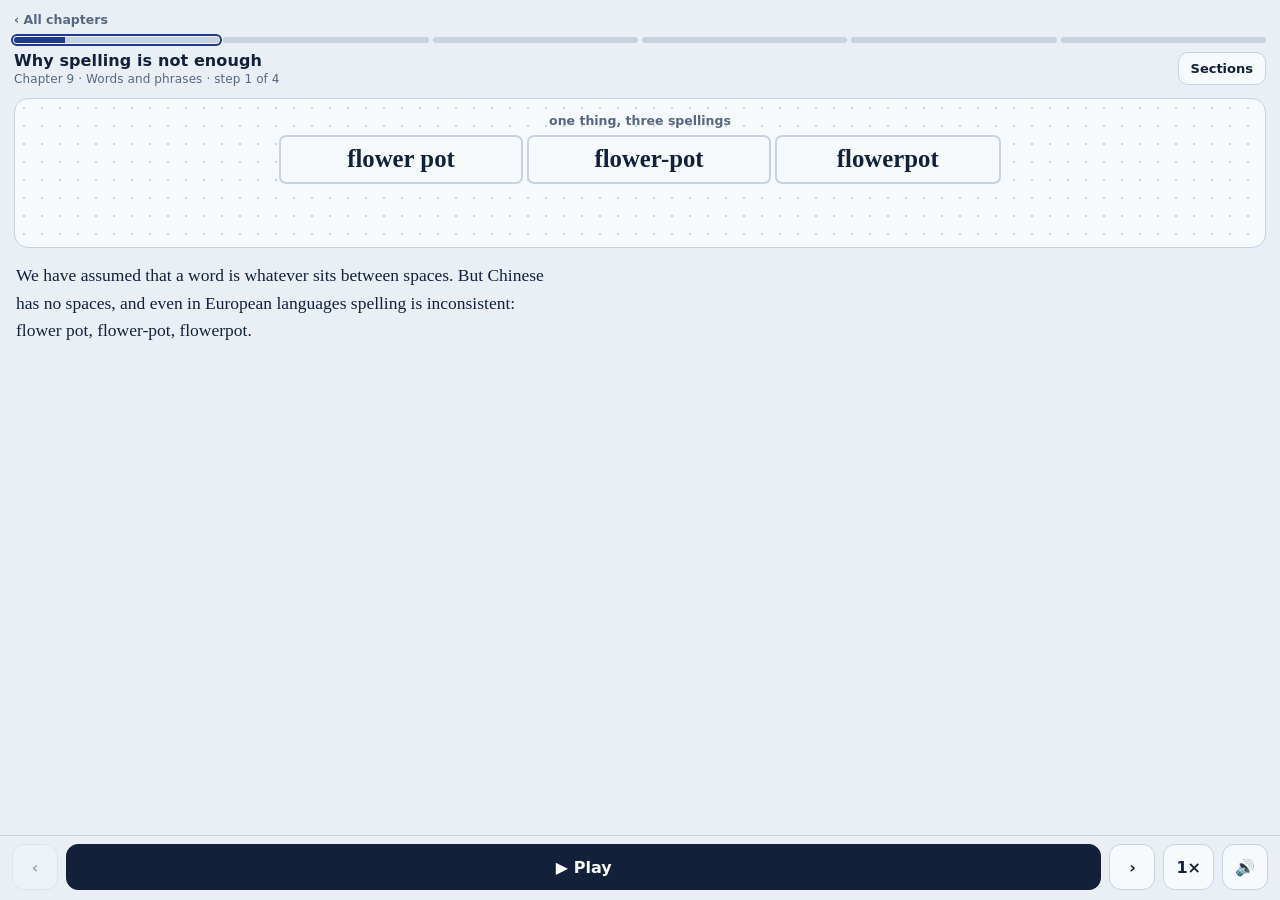
<file: ch9/index.html>
<!doctype html>
<html lang="en">
<head>
<meta charset="utf-8">
<meta name="viewport" content="width=device-width, initial-scale=1, viewport-fit=cover">
<meta name="color-scheme" content="light dark">
<title>Chapter 9 · Words and phrases · Understanding Morphology</title>
<link rel="stylesheet" href="../assets/lesson.css">
</head>
<body>
<script src="../assets/lesson.js"></script>
<script>
const {el,seg,T,tl,R,S,chg,mark,strip,shuffle,Stage,app,quizWidget,labWidget,sort3Widget}=Lesson;
const mq=(id,q,right,wrongs,w)=>({id,q,o:[right,...wrongs],a:0,w});
const wd=s=>s.length*.46+.9;
const W=(id,t,k,x)=>tl(id,t,k||'stem',wd(t)+.6,x);

/* ---------- generic two-column explorer (Tables 9.1 and 9.3) ---------- */
function tableWidget(box,heads,rows,hint){
  const tb=el('table','tb');tb.innerHTML=`<tr><th style="text-align:left"></th><th>${heads[0]}</th><th>${heads[1]}</th></tr>`;
  const res=el('div','res',hint);
  rows.forEach(r=>{const tr=el('tr','row');tr.innerHTML=`<td><b>${r[0]}</b></td><td>${r[1]}</td><td>${r[2]}</td>`;
    tr.onclick=()=>{[...tb.querySelectorAll('tr.row')].forEach(x=>x.classList.remove('on'));tr.classList.add('on');res.innerHTML=r[3];};tb.append(tr);});
  box.append(tb,res);
}
const T91=[
 ['Semantic','dependent may be referential; head can be replaced by a pronoun','dependent almost always generic; head cannot be replaced',`Lango <i>wì rwòt</i> ‘the king’s head’ refers to a particular king, so it is a phrase. In <i>piano-tuner</i>, piano means pianos in general. Generic is not sufficient alone: German <i>Haus aus Holz</i> is a phrase with a generic dependent.`],
 ['Phonological','less cohesion','more cohesion: one domain for stress, harmony',`English: góldfìsh has one main stress (compound), góld médal has two (phrase). Chukchi compounds are a single domain for vowel harmony, and harmony never crosses word boundaries.`],
 ['Morphological','no cohesion','a domain for affixation',`<i>sister-in-laws</i> puts the plural on the whole unit, so it must be a compound. Ponapean completive -la attaches after the whole compound keng-winih-la.`],
 ['Syntactic','separable, dependent expandable, coordination ellipsis','inseparable, not expandable, no ellipsis',`Hausa compound gida-n-sauroo cannot be split by an adjective. <i>*illegitimate kingmaker</i> fails expansion. <i>*Flying Ø and small fish</i> fails ellipsis, so flying fish is a compound.`]];
const T93=[
 ['Host selection','free: hosts of various categories','affix: only its stem’s class',`English =’s attaches to a preposition (about=’s), a verb (broke=’s) or a noun (street=’s). Affixes attach to stems they are syntactically related to.`],
 ['Prosodic integration','may be outside the stress domain','within the stress domain',`Spanish díga=me=lo has stress on the fourth syllable from the end, impossible in a single word, so clitics lie outside the stress domain. French joue=’le is stressed as a unit.`],
 ['Phonological rules','may be invisible to word-level rules','inside the domain',`Dutch final devoicing: brand=ik is devoiced even though the clitic starts with a vowel. Ponapean vowel lengthening happens before =et but not before -ei.`],
 ['Suppletion','do not trigger or undergo it','may trigger or undergo it',`Finnish nainen → naise-nsa (affix) but nainen=ko (clitic). Polish -m/-ę (verb affixes vary by class) vs invariable =go.`],
 ['Meaning and gaps','no idiosyncrasy, no gaps','may have both',`Dutch <i>ouder</i> ‘older’ → ‘parent’ shows idiosyncratic meaning in an affix–base combination. Clitic–host combinations are always possible.`],
 ['Movement','possible freedom','none',`Simple clitics can sit wherever the free form can. Special clitics have their own position (e.g. second position). Affixes never move away from their base.`]];

/* ---------- Summary ---------- */
function summaryWidget(box){
  box.append(el('ul','pts',`
   <li>Spelling is an unreliable guide to <b>word boundaries</b>, so we need linguistic tests.</li>
   <li><b>Compounds vs phrases:</b> semantic (generic dependent), phonological, morphological and syntactic cohesion.</li>
   <li><b>Free vs bound:</b> free forms are prosodically independent; they can be clefted, topicalised and coordinated.</li>
   <li><b>Clitics vs affixes:</b> clitics have freedom of host, less integration, no suppletion or idiosyncrasies, and may move. Clitics are heterogeneous, and often a stage between word and affix.</li>
   <li><b>Lexical Integrity:</b> syntax cannot refer to the parts of words. Apparent counterexamples exist, and the debate continues.</li>`));
  let tot=0,good=0;const rows=[];
  SECTIONS.forEach(s=>{let n=0,g=0;s.steps.forEach(st=>{if(st.type==='quiz')st.qs.forEach(q=>{n++;if(app.score[q.id])g++;});});
    if(n){tot+=n;good+=g;rows.push(`<li>${s.title}: <b>${g}/${n}</b></li>`);}});
  box.append(el('p','res',`<b>Quiz results (first try): ${good} of ${tot}</b><ul class="pts">${rows.join('')}</ul>`));
}

const Q={
 w1:mq('w1','Why is spelling an unreliable guide to wordhood?','Conventions vary and are partly arbitrary (flower pot, flowerpot; lo hacemos, hacerlo)',['Spelling is always correct','Only Chinese lacks spaces','Hyphens always mark words'],'Writing systems differ, and even within a language the same element can be written separately or joined.'),
 c1:mq('c1','Why does the plural sister-in-laws show that the expression is a compound?','The plural suffix attaches to the whole unit, and -s normally attaches only to words',['The plural is irregular','Sisters-in-law is incorrect','Law is a verb'],'In sisters-in-law the -s is on the head and could be either. Sister-in-laws can only be a word.'),
 c2:mq('c2','The dependent noun in a compound is almost always…','Generic, not referring to a particular thing',['Referential','Plural','The head'],'Piano-tuner tunes pianos in general. But generic is not sufficient to prove compound status.'),
 c3:mq('c3','Which sentence shows silversmith is a compound?','*My aunt knows one goldsmith and three silver ones',['My aunt has one gold watch and three silver ones','Silver is a noun','Smith is a verb'],'The head of a compound cannot be replaced by an anaphoric pronoun. A phrase like gold watch allows it.'),
 c4:mq('c4','In Chukchi both members of a compound show the same vowel set. What does this prove?','That it is one word: vowel harmony never crosses word boundaries',['It is a phrase','It is a clitic group','Chukchi has no compounds'],'In languages like Turkish absence of harmony proves nothing, but presence in Chukchi is decisive.'),
 f1:mq('f1','French il (bound) vs lui (free). Which test shows that il is bound?','It cannot be clefted: *C’est il qui…, one says C’est lui qui…',['It has a plural','It cannot be a subject','It is stressed'],'Clefts need prominent stress, which bound forms cannot bear.'),
 f2:mq('f2','Where can an utterance be interrupted?','Between two free forms, but not between a bound form and its host',['Anywhere','Only between affixes','Only at clitics'],'*Paul start … ed to play is impossible, and so is Croatian *Oni … =su počeli.'),
 f3:mq('f3','Do clitics bear their own stress?','No: they depend on the stress of their host (the prosodic word)',['Always','Only in French','Only in English'],'French joue=’le: the stress is the whole word’s, not le’s own.'),
 k1:mq('k1','Why is English =’s a clitic and not an affix?','It combines with hosts of many categories: preposition, verb, noun',['It is spelled with an apostrophe','It is a suffix on nouns only','It changes meaning of the host'],'Freedom of host selection: the host need not be syntactically related.'),
 k2:mq('k2','Dutch brand=ik is devoiced, while verband-ig is not. This shows…','The clitic is outside the domain of the word-level rule',['=ik is an affix','The verb is defective','Dutch has no devoicing'],'Affixes are within the domain; clitics may be invisible to it.'),
 k3:mq('k3','Pitjantjatjara =ni appears only after the first constituent. This is…','A special clitic with a position of its own (second-position)',['A simple clitic','An affix','A free pronoun'],'A simple clitic occurs where the free form does. The free pronoun can be elsewhere.'),
 k4:mq('k4','Historically, clitics are best seen as…','An intermediate stage between free words and affixes',['Always affixes in waiting','A type of compound','Errors of spelling'],'Not every clitic becomes an affix, but many affixes began as free words.'),
 l1:mq('l1','The Lexical Integrity Hypothesis says…','Syntactic rules apply to whole words, not to their internal parts',['Words have no meaning','Compounds are phrases','Syntax and morphology are the same'],'As far as syntax is concerned, words are atomic.'),
 l2:mq('l2','Why do clitics not violate the hypothesis?','Integrity holds over the morphosyntactic word, and clitic and host are separate words',['They are affixes','They are prosodically independent','They are not words'],'It would be wrong to apply it to the prosodic word, since clitics move independently.'),
 l3:mq('l3','Southern Tiwa verbs agree with an incorporated noun. Why is this problematic?','Agreement is a syntactic rule, and it seems to apply to part of a word',['Agreement is morphological','The noun is generic','Incorporation is rare'],'Agreement and movement are syntactic, so we should not find them inside words.'),
 l4:mq('l4','Where do lexical integrity effects most commonly come from?','The architecture: morphology delivers complete words to syntax',['Universal Grammar only','Spelling conventions','Frequency'],'If morphology and syntax are separate components, syntax cannot look inside finished words.'),
 x2:mq('x2','Exercise 2: why is English 3sg -s an affix, not a clitic?','It attaches only to verbs, cannot move, and has a fixed position (my analysis)',['It attaches to any host','It is stressed','It is a free pronoun'],'Contrast =’s, which has freedom of host selection and a free counterpart is.'),
 x31:mq('x31','Exercise 3a: Polish *Go spotkałem w Krakowie. What is wrong?','The clitic go needs a host on its left (as in kocham=go), but starts the sentence',['Go is not a pronoun','The verb is defective','Polish has no clitics'],'My analysis: Polish object clitics follow their host.'),
 x32:mq('x32','Exercise 3b: French “Non, tu=joues” as an answer. What is wrong?','Tu is bound and cannot be used where stress or contrast is needed; the free form toi is required',['Tu is plural','Joues is wrong','French has no clitics'],'My analysis: contrastive answers need a free form (compare C’est lui qui…).'),
 x33:mq('x33','Exercise 3c: Serbian *Klaru čovek voleo=je. What is wrong?','Second-position clitic =je is placed after the last word',['Je is not an auxiliary','Čovek is plural','Klaru has no host'],'My analysis, following Marija =ga voli vs *Marija voli =ga.'),
 x34:mq('x34','Exercise 3d: Ponapean *keng-wini-o-la. What is wrong?','An incorporated noun is generic, and the demonstrative -o makes it referential',['-la is not an aspect','Keng is not a verb','Ponapean forbids compounds'],'My analysis, following keng-wini ‘take medicine’ vs kang wini-o ‘take that medicine’.'),
 x4:mq('x4','Exercise 4: where is the contradiction in Spanish bound pronominals?','Outside the stress domain like clitics, yet undergoing le → se like affixes',['They are always affixes','They are always clitics','They carry stress'],'Díga=me=lo has stress that no word could have, but díga-se-lo shows an alternation clitics should not have.')
};

const SECTIONS=[
{title:'Why spelling is not enough',steps:[
 {type:'stage',cap:`We have assumed that a word is whatever sits between spaces. But Chinese has no spaces, and even in European languages spelling is inconsistent: flower pot, flower-pot, flowerpot.`,
  spec:S(R([W('a','flower pot','plain'),W('b','flower-pot','plain'),W('c','flowerpot','plain')],'one thing, three spellings'))},
 {type:'stage',cap:`Spanish writes weak object pronouns separately before the verb but joined after it: <i>lo hacemos</i> but <i>hacerlo</i>. German writes <i>zu bringen</i> but <i>einzubringen</i>.`,
  spec:S(R([W('a','lo','aff'),W('b','hacemos','stem')],'before: separate'),R([W('c','hacer','stem'),W('d','lo','aff')],'after: joined (hacerlo)'))},
 {type:'stage',cap:`So we need linguistic criteria for telling <b>words</b>, <b>phrases</b> and <b>affixes</b> apart. Three problems: compounds vs phrases, free vs bound forms, and clitics vs affixes. Then: why do words behave differently from phrases?`,
  spec:S(R([tl('a','compound','stem',3.8),tl('b','phrase','mod',3.2)],'1. compounds vs phrases'),R([tl('c','free','stem',2.6),tl('d','bound','aff',2.6)],'2. free vs bound'),R([tl('e','clitic','var',3),tl('f','affix','aff',2.6)],'3. clitics vs affixes'))},
 {type:'quiz',cap:'Quick check.',qs:[Q.w1]}
]},
{title:'Compounds vs phrases',steps:[
 {type:'stage',cap:`Easy cases: when the language does not allow juxtaposed nouns as a phrase, the combination must be a compound. German <i>Holzhaus</i>. Italian <i>segnalibri</i> ‘bookmark’ vs the imperative phrase <i>segna libri</i> ‘mark books!’.`,
  spec:S(R([W('a','Holz','stem'),W('b','haus','stem')],'one word: wood house'),R([W('c','segna','stem'),W('d','libri','stem')],'two words: an imperative phrase'))},
 {type:'stage',cap:`Sometimes a special marker helps. Coast Tsimshian uses an interfix <b>-m-</b>: gyemg-m-dziws ‘sun’. German uses -s- and -en-.`,
  spec:S(R([W('a','gyemg','stem'),tl('b','-m-','aff',1.6),W('c','dziws','stem')],'light + day = ‘sun’'))},
 {type:'stage',cap:`Harder: Lango has an inalienable possessive phrase <i>wì rwòt</i> ‘the king’s head’, and idiomatic <i>wàŋ ɔ̀t</i> ‘window’. Idiomatic meaning is neither necessary nor sufficient for a compound: <i>spill the beans</i> is an idiomatic phrase.`,
  spec:S(R([W('a','wì','stem'),W('b','rwòt','stem')],'phrase: a particular king'),R([W('c','wàŋ','stem'),W('d','ɔ̀t','stem')],'‘window’: compound, probably'))},
 {type:'stage',cap:`<b>Semantic</b> test: the dependent in a compound is generic. In Lakhota, ‘chop wood’ drops the second determiner when the noun is incorporated.`,
  spec:S(R([W('a','čhá˛','stem'),W('b','káksa','stem')],'wood-chop: any wood'),R([W('c','čhá˛ ki','stem'),W('d','kaksá','stem')],'the wood… chop: a particular wood'))},
 {type:'stage',cap:`<b>Phonological</b> cohesion: English compounds typically have one main stress. Goldfish and Whitehouse have a single stress. Gold medal and white knight have two.`,
  spec:S(R([W('a','góldfìsh','ok'),W('b','Whíte Hòuse','ok')],'one main stress: compound'),R([W('c','góld médal','bad'),W('d','whíte kníght','bad')],'two stresses: phrase'))},
 {type:'widget',cap:`The four kinds of criteria (Table 9.1). Tap a row.`,build:b=>tableWidget(b,['Phrase','Compound'],T91,'Tap a row for examples.')},
 {type:'widget',cap:`Compound or phrase? Apply the tests.`,
  build:b=>sort3Widget(b,[
   ['sister-in-laws: plural on the whole unit','comp','The plural attaches to a unit, not to the head alone, so it is a word.'],
   ['flying fish: *Flying Ø and small fish','comp','Coordination ellipsis is impossible inside compounds.'],
   ['silversmith: *three silver ones','comp','The head of a compound cannot be replaced by an anaphoric pronoun.'],
   ['Japanese rakka suru: noun omitted in the answer','phr','The noun can be dropped with anaphoric interpretation: a phrase after all.'],
   ['Lango wì rwòt ‘the king’s head’','phr','The dependent is referential: a particular king.'],
   ['Hausa gida-n-sauroo: an adjective cannot intervene','comp','Inseparable: gidaa bàbba na sauroo is impossible.'],
   ['Chukchi pəlvəntə-kopra-n: vowels harmonise','comp','Vowel harmony never crosses word boundaries.'],
   ['gold watch … three silver ones','phr','The head can be replaced by ones: a phrase.']],
   {comp:'Compound',phr:'Phrase'})},
 {type:'quiz',cap:'Check yourself.',qs:[Q.c1,Q.c2,Q.c3,Q.c4]}
]},
{title:'Free vs bound forms',steps:[
 {type:'stage',cap:`A <b>free form</b> is a word that is prosodically independent. A <b>bound form</b> (affix or clitic) must lean on a host. “Bound form” here is broader than “bound stem”.`,
  spec:S(R([W('a','play','stem'),W('b','-ed','aff')],'host + affix: bound'),R([W('c','Paul','stem'),W('d','left','stem')],'free forms'))},
 {type:'stage',cap:`Test 1, interruption: you can pause between free forms (Paul … started to play) but not between a bound form and its host (*Paul start … ed). Croatian <i>=su</i> is a clitic, so no pause is possible before it.`,
  spec:S(R([W('a','Oni=su','ok'),tl('b','…','op',.8),W('c','počeli','stem')],'✓ pause after the host'),R([W('d','Oni','bad'),tl('e','…','op',.8),W('f','=su','bad')],'✗ pause before the clitic'))},
 {type:'stage',cap:`Test 2, contrast: a free form can carry contrastive stress (Paul started to play), a bound form cannot. Test 3, clefts and topics: French <i>lui</i> (free) can be clefted, but <i>il</i> (bound) cannot.`,
  spec:S(R([W('a','C’est lui qui…','ok')],'✓ free form'),R([W('b','*C’est il qui…','bad')],'✗ bound form'),R([W('c','moi, je=joue','ok'),W('d','*je, je=joue','bad')],'topicalised: free form only'))},
 {type:'quiz',cap:'Check yourself.',qs:[Q.f1,Q.f2,Q.f3]}
]},
{title:'Clitics vs affixes',steps:[
 {type:'stage',cap:`Clitics are bound like affixes but behave like words in other respects. They are so heterogeneous that “clitic” is sometimes a catch-all for things that are not quite word nor affix. The best tests are collective.`,
  spec:S(R([tl('a','word','stem',2.6),tl('b','clitic','var',2.6),tl('c','affix','aff',2.6)],'a continuum'))},
 {type:'stage',cap:`<b>Host selection:</b> English =’s attaches to hosts of any kind. An affix attaches only to its own stems.`,
  spec:S(R([W('a','about','stem'),tl('b','=’s','var',1.6)],'preposition'),R([W('c','broke','stem'),tl('d','=’s','var',1.6)],'verb'),R([W('e','street','stem'),tl('f','=’s','var',1.6)],'noun'))},
 {type:'widget',cap:`Compare the criteria (Table 9.3). Tap a row.`,build:b=>tableWidget(b,['Clitics','Affixes'],T93,'Tap a row for examples.')},
 {type:'widget',cap:`Clitic or affix? Decide from the behaviour.`,
  build:b=>sort3Widget(b,[
   ['English =’s after prepositions, verbs, nouns','cli','Freedom of host selection.'],
   ['Finnish naise-nsa ‘his woman’','aff','It triggers the suppletive stem naise- (not nainen).'],
   ['Finnish nainen=ko ‘the woman?’','cli','No stem alternation: the clitic leaves the stem as it is.'],
   ['Dutch brand=ik: final devoicing still applies','cli','The vowel-initial clitic is invisible to the word-level rule.'],
   ['Polish verb endings -m / -ę depending on class','aff','Suppletive allomorphs by inflection class.'],
   ['Polish object pronoun =go, always the same','cli','Invariable shape and attaches to varied hosts.'],
   ['Dutch ouder ‘older’ → ‘parent’','aff','Idiosyncratic meaning of an affix–base combination.'],
   ['Ponapean sapw-ei ‘my land’: no final vowel lengthening','aff','The suffix is inside the word, so the word-final rule does not apply.'],
   ['Ponapean sahpw=et ‘this land’: lengthening still applies','cli','The demonstrative clitic is outside the word-level rule.']],
   {aff:'Affix',cli:'Clitic'})},
 {type:'stage',cap:`Clitics are of two types. A <b>simple clitic</b> goes wherever the free form can, like ’s for <i>is</i>. A <b>special clitic</b> has a position of its own. Serbian second-position clitics: =ga must be second.`,
  spec:S(R([W('a','Marija','stem'),W('b','=ga','var'),W('c','voli','stem')],'✓ second position'),R([W('d','Marija','stem'),W('e','voli','stem'),W('f','=ga','bad')],'✗ third position'))},
 {type:'stage',cap:`The free pronoun can go anywhere: <i>Marija voli njega</i> is fine. This special syntax is why a special clitic is not just a reduced word.`,
  spec:S(R([W('a','Marija','stem'),W('b','voli','stem'),W('c','njega','ok')],'✓ free form in third position'))},
 {type:'stage',cap:`Diachronically, clitics are an intermediate stage. A free word is reduced in fast speech, is reanalysed as a clitic, and may gradually pick up affix properties. Each step is small and not inevitable.`,
  spec:S(R([tl('a','free word','stem',3.6),tl('b','→','op',.8),tl('c','clitic','var',2.6),tl('d','→','op',.8),tl('e','affix','aff',2.6)],'a series of small changes'))},
 {type:'quiz',cap:'Check yourself.',qs:[Q.k1,Q.k2,Q.k3,Q.k4]}
]},
{title:'Lexical integrity',steps:[
 {type:'stage',cap:`Why do words and phrases differ so systematically? One answer is the <b>Lexical Integrity Hypothesis</b>: syntactic rules can see whole words, but not their internal parts. For syntax, words are atoms.`,
  spec:S(R([tl('a','syntax','mod',3),tl('b','sees','op',1.6),tl('c','whole words','ok',4.4)],''),R([tl('d','syntax','mod',3),tl('e','✗','op',1.6),tl('f','parts of words','bad',5)],''))},
 {type:'stage',cap:`Defining “word” matters. If integrity held over the <i>prosodic</i> word, clitics could not move. So it is stated over the <b>morphosyntactic word</b>, and a clitic and its host are separate words.`,
  spec:S(R([W('a','prosodic word','stem'),],'clitic + host'),R([W('b','host','stem'),tl('c','=clitic','var',3.4)],'two morphosyntactic words'))},
 {type:'stage',cap:`Hungarian <i>meg-old</i> ‘solve’ is one word (meg-old-ás ‘solution’), yet <i>meg</i> can be separated: <i>nem oldotta meg</i>. Not necessarily a violation: if meg and the verb occupy separate syntactic nodes, integrity holds.`,
  spec:S(R([W('a','meg-old-ott-a','stem')],'Pál megoldotta ‘solved’'),R([W('b','nem old-ott-a','stem'),W('c','meg','mod')],'Pál nem oldotta meg ‘did not solve’'))},
 {type:'stage',cap:`Cases widely seen as problematic involve syntactic <b>agreement</b>: in Southern Tiwa, a verb prefix agrees with the number of the incorporated noun inside the verb.`,
  spec:S(R([tl('a','ti-','aff',1.6),W('b','khwian','stem'),W('c','mu-ban','stem')],'ti-khwian-mu-ban: ‘I saw the dog’'),R([tl('d','bi-','mod',1.6),W('e','khwian','stem'),W('f','mu-ban','stem')],'bi-khwian-mu-ban: ‘I saw dogs’'))},
 {type:'stage',cap:`Upper Sorbian: the adjective <i>mojeho</i> agrees with the root <i>muž</i> inside the adjective <i>mužowa</i>. And Udi has a clitic =ne that sits inside a two-part verb stem.`,
  spec:S(R([W('a','moj-eho','mod'),W('b','muž-ow-a','stem'),W('c','sotra','stem')],'‘my husband’s sister’ (agreement with muž)'),R([W('d','bu.γa','stem'),tl('e','=ne','var',1.8),W('f','-b-e','stem')],'Udi: a clitic inside the verb'))},
 {type:'widget',cap:`Which cases fit lexical integrity? Some are debatable, so I mark them as such.`,
  build:b=>sort3Widget(b,[
   ['English *Flying Ø and small fish (no ellipsis in compounds)','ok','Syntactic ellipsis cannot target a part of a word.'],
   ['English =’s moving independently of its host','ok','The clitic and host are separate morphosyntactic words.'],
   ['Hungarian meg separated from oldotta','dbt','Only a violation if meg and the verb are one syntactic unit; separate syntactic nodes avoid it.'],
   ['Southern Tiwa agreement with the incorporated noun','prob','Syntactic agreement seems to reach inside a word.'],
   ['Upper Sorbian mojeho agrees with muž inside mužowa','prob','Agreement between a word and a part of another word.'],
   ['Udi =ne inside a bimorphemic verb','prob','Syntax places a clitic at a morpheme boundary inside the verb.']],
   {ok:'Consistent',dbt:'Debatable',prob:'Problematic'})},
 {type:'stage',cap:`Where does integrity come from? Perhaps it is an axiom of Universal Grammar, or follows from other constraints, or, most commonly, from the <b>architecture</b>: morphology delivers finished words and syntax cannot look inside. Extreme syntactic approaches reject it altogether.`,
  spec:S(R([tl('a','morphology','aff',4),tl('b','→ words →','op',3.4),tl('c','syntax','mod',3)],'separate components'))},
 {type:'quiz',cap:'Check yourself.',qs:[Q.l1,Q.l2,Q.l3,Q.l4]}
]},
{title:'Exercises',steps:[
 {type:'quiz',cap:`Exercise 2 and 4. The book gives no key, so these are my analyses.`,qs:[Q.x2,Q.x4]},
 {type:'quiz',cap:`Exercise 3: what is wrong with each sentence? My analyses.`,qs:[Q.x31,Q.x32,Q.x33,Q.x34]},
 {type:'stage',cap:`Exercise 5: Lithuanian reflexive <i>s(i)</i>. It looks like an affix: it attaches only to verbs. It looks like a clitic: its position varies, after the verb (supasi) but between ne- and the verb (nesisupa). A contradiction between criteria again. My analysis.`,
  spec:S(R([W('a','supa','stem'),tl('b','si','aff',1.4)],'supasi: after the verb'),R([tl('c','ne','aff',1.4),tl('d','si','var',1.4),W('e','supa','stem')],'nesisupa: before the verb'))},
 {type:'widget',cap:`That is chapter 9. Here is what to take away.`,build:summaryWidget}
]}
];
Lesson.start({label:'Chapter 9 · Words and phrases',sections:SECTIONS});
</script>
</body>
</html>
</file>
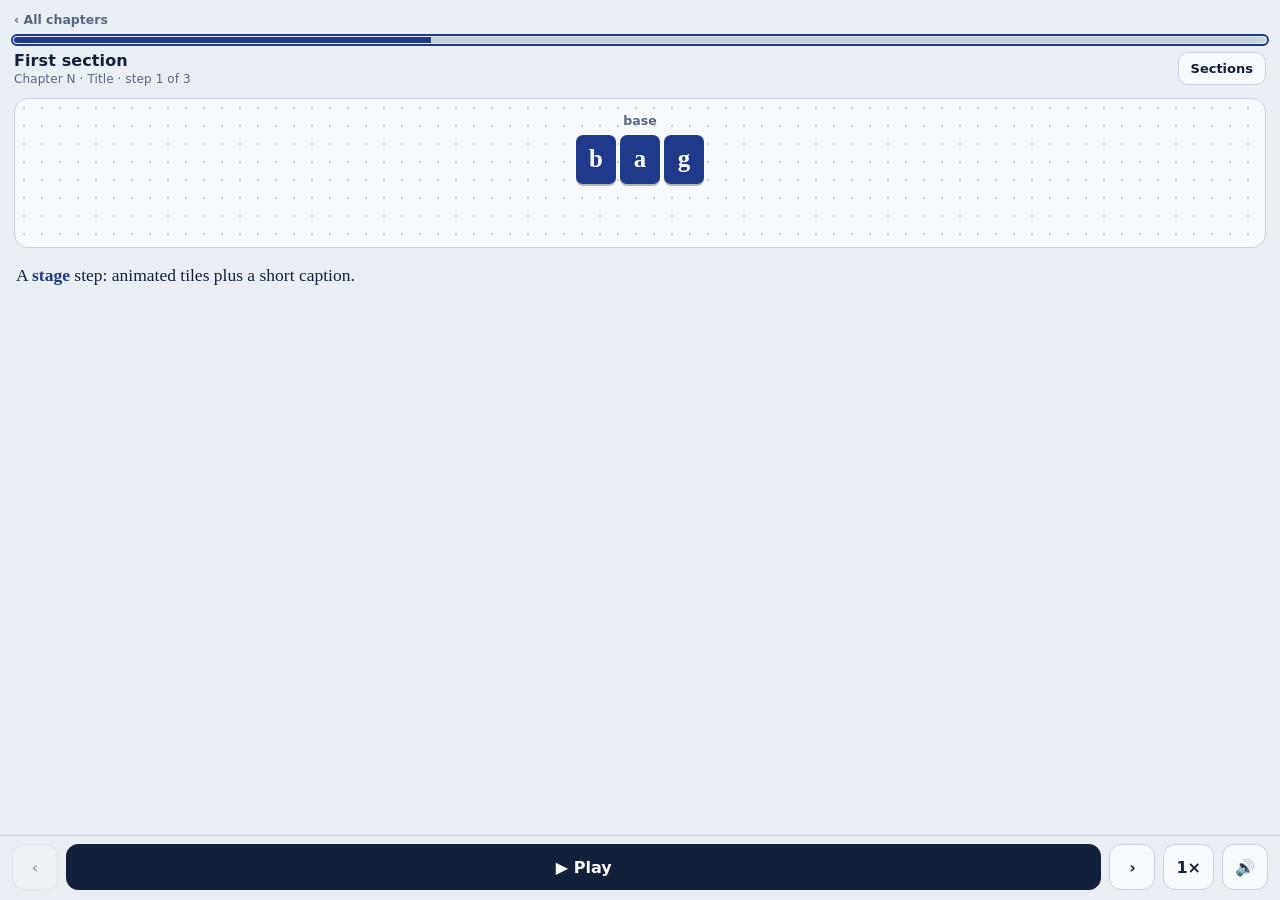
<file: chapter-template/index.html>
<!doctype html>
<html lang="en">
<head>
<meta charset="utf-8">
<meta name="viewport" content="width=device-width, initial-scale=1, viewport-fit=cover">
<meta name="color-scheme" content="light dark">
<title>Chapter N · Title · Understanding Morphology</title>
<link rel="stylesheet" href="../assets/lesson.css">
</head>
<body>
<script src="../assets/lesson.js"></script>
<script>
/* TEMPLATE. Copy this folder to chN/ and edit. Everything you need is in `Lesson`. */
const {el,T,tl,R,S,chg,mark,shuffle,Stage,app,quizWidget,labWidget,sort3Widget}=Lesson;

/* Tiles: T('bag','b') makes one tile per letter (ids b0,b1,b2). tl(id,text,kind,width,extra) makes one tile.
   kinds: stem (blue) aff (yellow) mod (pink) copy (teal) var (violet) lex (dark) plain ghost bad ok op
   extra: {enter:'right'} slides in, {from:'someId'} flies out of another tile, {sub:'N'} small badge.
   A stage is S(row, row, ...). A row is R(tiles, 'label', [brackets]). Reuse ids between steps to animate. */

const Q={
  q1:{id:'q1',q:'Example question?',o:['Right answer','Wrong','Wrong','Wrong'],a:0,w:'Explanation shown after answering.'}
};

const SECTIONS=[
 {title:'First section',steps:[
  {type:'stage',cap:'A <b>stage</b> step: animated tiles plus a short caption.',spec:S(R(T('bag','b'),'base'))},
  {type:'stage',cap:'Same ids, so the tiles stay and a new one slides in.',spec:S(R([...T('bag','b'),tl('s','s','aff',1,{enter:'right'})],'bag + s → bags'))},
  {type:'quiz',cap:'Check yourself.',qs:[Q.q1]}
 ]}
 /* more sections: {title:'...',steps:[...]} */
 /* widget step: {type:'widget',cap:'...',build:box=>labWidget(box,EXAMPLES)} where EXAMPLES=[{name,lang,desc,a:S(..),b:S(..)}] */
];

Lesson.start({label:'Chapter N · Title',sections:SECTIONS});
</script>
</body>
</html>
</file>
<file: assets/lesson.css>
:root{
  --paper:#E9EFF4; --panel:#F7FAFC; --ink:#12203A; --muted:#566782; --line:#C6D2DF;
  --stem:#1F3A8A; --aff:#FFC53D; --aff-ink:#2A1E00; --mod:#D92F63; --copy:#0B8590; --var:#6F4FCF;
  --lex:#12203A; --lex-ink:#FFFFFF; --ok:#17794E; --bad:#C0284F; --focus:#1F5BFF; --btn:#12203A; --btn-ink:#FFFFFF;
  --serif:"Charis SIL","Gentium Plus","Noto Serif","Iowan Old Style",Georgia,serif;
  --ui:system-ui,-apple-system,"Segoe UI",Roboto,sans-serif;
}
@media (prefers-color-scheme:dark){
  :root{
    --paper:#0D1420; --panel:#162033; --ink:#E7EEF8; --muted:#97A7BF; --line:#2A3850;
    --stem:#4D6FE0; --aff:#F2B72E; --mod:#FF5C8A; --copy:#1DB3C0; --var:#9B83F0;
    --lex:#E7EEF8; --lex-ink:#0D1420; --ok:#4CD39A; --bad:#FF7A9C; --focus:#8FB0FF; --btn:#E7EEF8; --btn-ink:#0D1420;
  }
}
*{box-sizing:border-box;-webkit-tap-highlight-color:transparent}
[hidden]{display:none!important}
html,body{margin:0;height:100%;background:var(--paper);color:var(--ink)}
body{font-family:var(--ui);display:flex;flex-direction:column;height:100dvh;overflow:hidden}
button{font:inherit;color:inherit;cursor:pointer}
button:focus-visible,input:focus-visible{outline:3px solid var(--focus);outline-offset:2px}

/* top */
header{padding:calc(10px + env(safe-area-inset-top)) 14px 8px;display:flex;flex-direction:column;gap:8px}
.bar{display:flex;gap:4px}
.seg{flex:1;height:6px;border-radius:3px;background:var(--line);position:relative;overflow:hidden;border:0;padding:0}
.seg i{position:absolute;inset:0 auto 0 0;width:0;background:var(--stem);transition:width .4s}
.seg.cur{outline:2px solid var(--stem);outline-offset:1px}
.head{display:flex;align-items:center;gap:10px}
.head h1{font:700 16px/1.2 var(--ui);margin:0;flex:1;letter-spacing:.1px}
.head small{display:block;font:500 12px var(--ui);color:var(--muted);margin-top:2px}
.menu{border:1.5px solid var(--line);background:var(--panel);border-radius:10px;padding:8px 12px;font:600 13px var(--ui)}

/* main */
main{flex:1;overflow-y:auto;padding:4px 14px 18px;-webkit-overflow-scrolling:touch}
.stage{position:relative;overflow:hidden;border-radius:14px;background-color:var(--panel);
  background-image:radial-gradient(var(--line) 1px,transparent 1.2px);background-size:18px 18px;
  border:1.5px solid var(--line);min-height:150px;transition:height .5s ease;width:100%}
.layer{position:absolute;inset:0}
.tile{position:absolute;left:0;top:0;display:flex;align-items:center;justify-content:center;border-radius:7px;
  font-family:var(--serif);font-weight:600;white-space:nowrap;box-shadow:0 2px 0 rgba(0,0,0,.28);
  transition:transform .75s cubic-bezier(.2,.8,.2,1),opacity .5s,width .5s,height .5s,background-color .4s,color .4s}
.tile .in{display:block;line-height:1}
.tile .sub{position:absolute;right:3px;bottom:1px;font:700 10px var(--ui);opacity:.9}
.k-stem{background:var(--stem);color:#fff}
.k-aff{background:var(--aff);color:var(--aff-ink)}
.k-mod{background:var(--mod);color:#fff}
.k-copy{background:var(--copy);color:#fff}
.k-var{background:var(--var);color:#fff}
.k-lex{background:var(--lex);color:var(--lex-ink)}
.k-plain{background:var(--panel);color:var(--ink);box-shadow:inset 0 0 0 2px var(--line)}
.k-ghost{background:transparent;color:var(--muted);box-shadow:none;outline:2px dashed var(--muted);outline-offset:-2px}
.k-bad{background:transparent;color:var(--bad);box-shadow:none;outline:2px solid var(--bad);outline-offset:-2px}
.k-ok{background:transparent;color:var(--ok);box-shadow:none;outline:2px solid var(--ok);outline-offset:-2px}
.k-op{background:transparent;color:var(--muted);box-shadow:none;font-weight:400}
.k-sp{visibility:hidden}
.lab{position:absolute;left:0;width:100%;text-align:center;font:600 12.5px var(--ui);color:var(--muted);padding:0 8px;transition:transform .6s,opacity .4s}
.br{position:absolute;left:0;top:0;border:2.5px solid var(--ink);border-bottom:none;border-radius:9px 9px 0 0;height:12px;opacity:.75;transition:transform .7s cubic-bezier(.2,.8,.2,1),width .7s,opacity .4s}
.br span{position:absolute;bottom:100%;left:50%;transform:translateX(-50%);white-space:nowrap;font:600 12px var(--ui);padding-bottom:2px;color:var(--ink)}

.card{font-family:var(--serif);font-size:17.5px;line-height:1.58;margin:14px 2px 0;max-width:62ch}
.card p{margin:0 0 10px}
.card b{font-weight:700;color:var(--stem)}
@media (prefers-color-scheme:dark){.card b{color:#9FB6FF}}
.hint{font:500 13px var(--ui);color:var(--muted)}

/* controls */
footer{padding:8px 12px calc(10px + env(safe-area-inset-bottom));display:flex;gap:8px;align-items:center;background:var(--paper);border-top:1.5px solid var(--line)}
.cb{min-width:46px;height:46px;border-radius:12px;border:1.5px solid var(--line);background:var(--panel);font:700 16px var(--ui);display:flex;align-items:center;justify-content:center;padding:0 12px}
.cb.main{background:var(--btn);color:var(--btn-ink);border-color:var(--btn);flex:1}
.cb[aria-pressed="true"]{background:var(--aff);color:var(--aff-ink);border-color:var(--aff)}
.cb:disabled{opacity:.35}
.count{font:600 12px var(--ui);color:var(--muted);min-width:44px;text-align:center}

/* widgets */
.btn{display:inline-flex;align-items:center;justify-content:center;min-height:44px;padding:8px 16px;border-radius:11px;border:0;background:var(--btn);color:var(--btn-ink);font:700 14.5px var(--ui);margin:6px 8px 0 0}
.btn.ghost{background:var(--panel);color:var(--ink);border:1.5px solid var(--line)}
.chips{display:flex;flex-wrap:wrap;gap:7px;margin:10px 0}
.chip{min-height:40px;padding:6px 13px;border-radius:20px;border:1.5px solid var(--line);background:var(--panel);font:600 14px var(--ui)}
.chip.on{background:var(--stem);border-color:var(--stem);color:#fff}
.chip.done{border-color:var(--ok)}
.gl{font:600 12.5px var(--ui);color:var(--muted);margin:12px 0 0}
.res{font:500 15px/1.45 var(--ui);margin:10px 0 0;padding:11px 13px;border-radius:12px;background:var(--panel);border:1.5px solid var(--line)}
.res.good{border-color:var(--ok)} .res.bad{border-color:var(--bad)}
.res .w{font:700 19px var(--serif)}
.opts{display:flex;flex-direction:column;gap:8px;margin:10px 0}
.opt{text-align:left;min-height:48px;padding:10px 14px;border-radius:12px;border:1.5px solid var(--line);background:var(--panel);font:500 15px/1.35 var(--ui)}
.opt.right{border-color:var(--ok);background:color-mix(in srgb,var(--ok) 16%,var(--panel))}
.opt.wrong{border-color:var(--bad);background:color-mix(in srgb,var(--bad) 14%,var(--panel))}
.qn{font:600 12.5px var(--ui);color:var(--muted);margin:0 0 4px!important}
.qq{font:600 17px/1.4 var(--ui);margin:0 0 4px!important}
.fb{font:500 14.5px/1.5 var(--ui);margin:4px 0 0!important}
input[type=text]{font:600 18px var(--serif);padding:10px 12px;border-radius:11px;border:1.5px solid var(--line);background:var(--panel);color:var(--ink);width:150px;min-height:44px}
table.tb{width:100%;border-collapse:collapse;font:500 14.5px var(--serif);margin:10px 0}
table.tb th{font:700 12px var(--ui);color:var(--muted);text-align:left;padding:4px 6px}
table.tb td{padding:9px 6px;border-top:1px solid var(--line)}
table.tb tr.row{cursor:pointer}
table.tb tr.row.on td{background:color-mix(in srgb,var(--var) 18%,transparent)}
.gap{color:var(--bad);font-weight:700}
.tabs{display:flex;gap:6px;margin:8px 0}
.tabs .chip{flex:1;text-align:center;border-radius:12px}
.pts{margin:8px 0 0;padding-left:20px;font:500 15px/1.5 var(--ui)}
.pts li{margin-bottom:6px}
.pill{display:inline-block;font:700 12px var(--ui);padding:2px 8px;border-radius:10px;background:var(--line);margin-right:6px}

/* sheet */
.sheet{position:fixed;inset:0;background:rgba(5,10,20,.55);display:flex;align-items:flex-end;z-index:9}
.sheet>div{background:var(--paper);width:100%;max-height:80dvh;overflow:auto;border-radius:18px 18px 0 0;padding:14px 14px calc(16px + env(safe-area-inset-bottom))}
.sheet h2{font:700 16px var(--ui);margin:2px 0 10px}
.mi{display:flex;width:100%;text-align:left;align-items:center;gap:10px;padding:12px;border-radius:12px;border:1.5px solid var(--line);background:var(--panel);margin-bottom:8px;font:600 15px var(--ui)}
.mi.cur{border-color:var(--stem)}
.mi span{flex:1}.mi em{font:500 12.5px var(--ui);color:var(--muted);font-style:normal}
@media (prefers-reduced-motion:reduce){.tile,.lab,.br,.stage,.seg i{transition-duration:.01s!important}}
.ebar{display:grid;grid-template-columns:118px 1fr 28px;align-items:center;gap:8px;margin:8px 0;font:600 12.5px var(--ui)}
.bt{height:16px;border-radius:8px;background:var(--line);overflow:hidden}
.bt i{display:block;height:100%;width:0;transition:width .6s ease;border-radius:8px}
.bt i.wf{background:var(--mod)}.bt i.mo{background:var(--stem)}
.lane{margin:8px 0}.lane .gl{margin:6px 0 4px}
.track{position:relative;height:50px;border-radius:10px;background:var(--panel);border:1.5px solid var(--line);overflow:hidden}
.runner{position:absolute;left:0;top:7px;height:34px;padding:0 12px;border-radius:7px;display:flex;align-items:center;font:700 15px var(--serif);background:var(--stem);color:#fff;white-space:nowrap}
.lane.win .track{border-color:var(--ok);box-shadow:0 0 0 2px var(--ok) inset}
.finish{position:absolute;right:0;top:0;bottom:0;width:7px;background:repeating-linear-gradient(var(--ink) 0 7px,transparent 7px 14px);opacity:.45}
.home{font:600 12.5px var(--ui);color:var(--muted);text-decoration:none;align-self:flex-start;padding:2px 0}
.home:hover{text-decoration:underline}
body.scroll{display:block;height:auto;min-height:100dvh;overflow:auto}
.wrap{max-width:640px;margin:0 auto;padding:calc(22px + env(safe-area-inset-top)) 16px 40px}
.wrap h1{font:800 26px/1.15 var(--ui);margin:0 0 6px}
.wrap .sub{font:500 15px/1.5 var(--ui);color:var(--muted);margin:0 0 22px}
.chap{display:flex;gap:14px;align-items:flex-start;text-decoration:none;color:inherit;background:var(--panel);border:1.5px solid var(--line);border-radius:16px;padding:14px;margin-bottom:12px}
.chap:hover,.chap:focus-visible{border-color:var(--stem)}
.chap .n{flex:none;width:46px;height:56px;border-radius:9px;background:var(--stem);color:#fff;display:flex;align-items:center;justify-content:center;font:700 24px var(--serif);box-shadow:0 2px 0 rgba(0,0,0,.28)}
.chap h2{font:700 17px/1.25 var(--ui);margin:0 0 4px}
.chap p{font:500 14px/1.45 var(--ui);color:var(--muted);margin:0}
.chap.soon{opacity:.55;pointer-events:none}
.foot{font:500 12.5px var(--ui);color:var(--muted);margin-top:22px}
</file>
